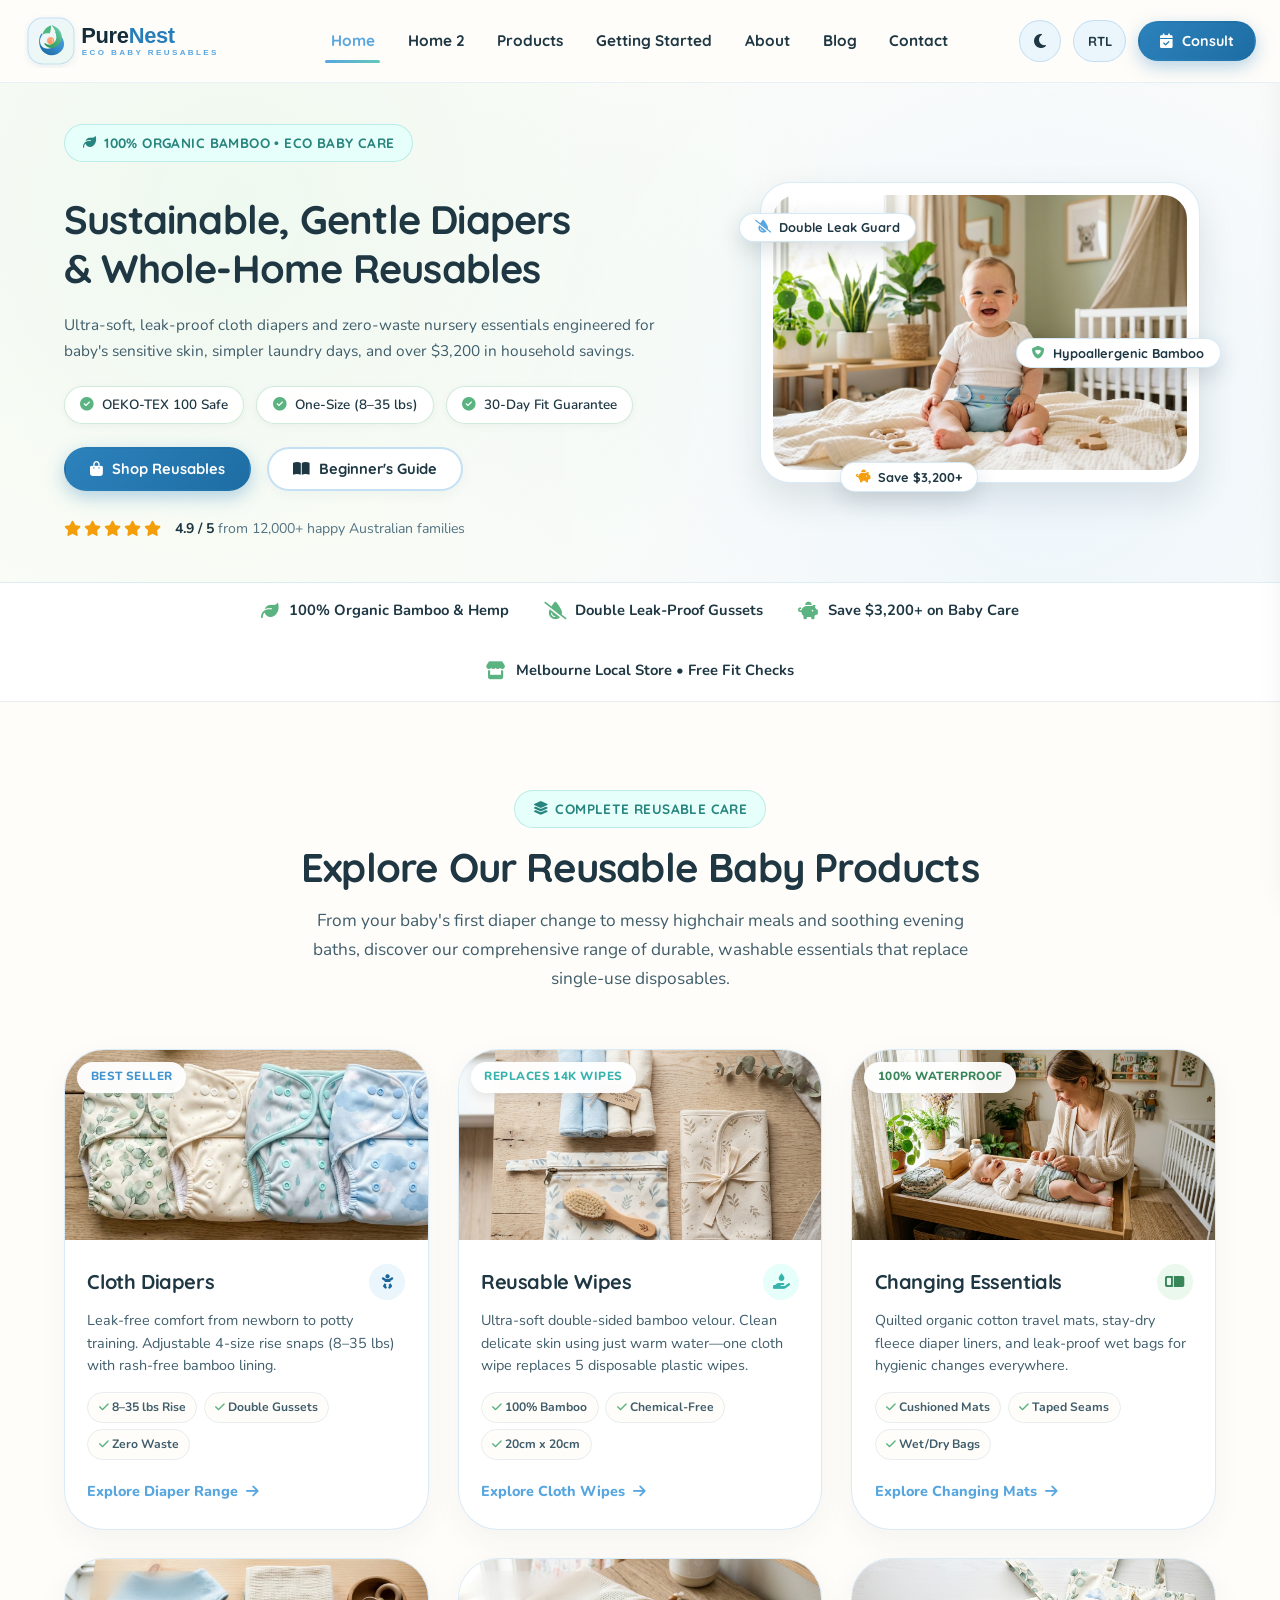
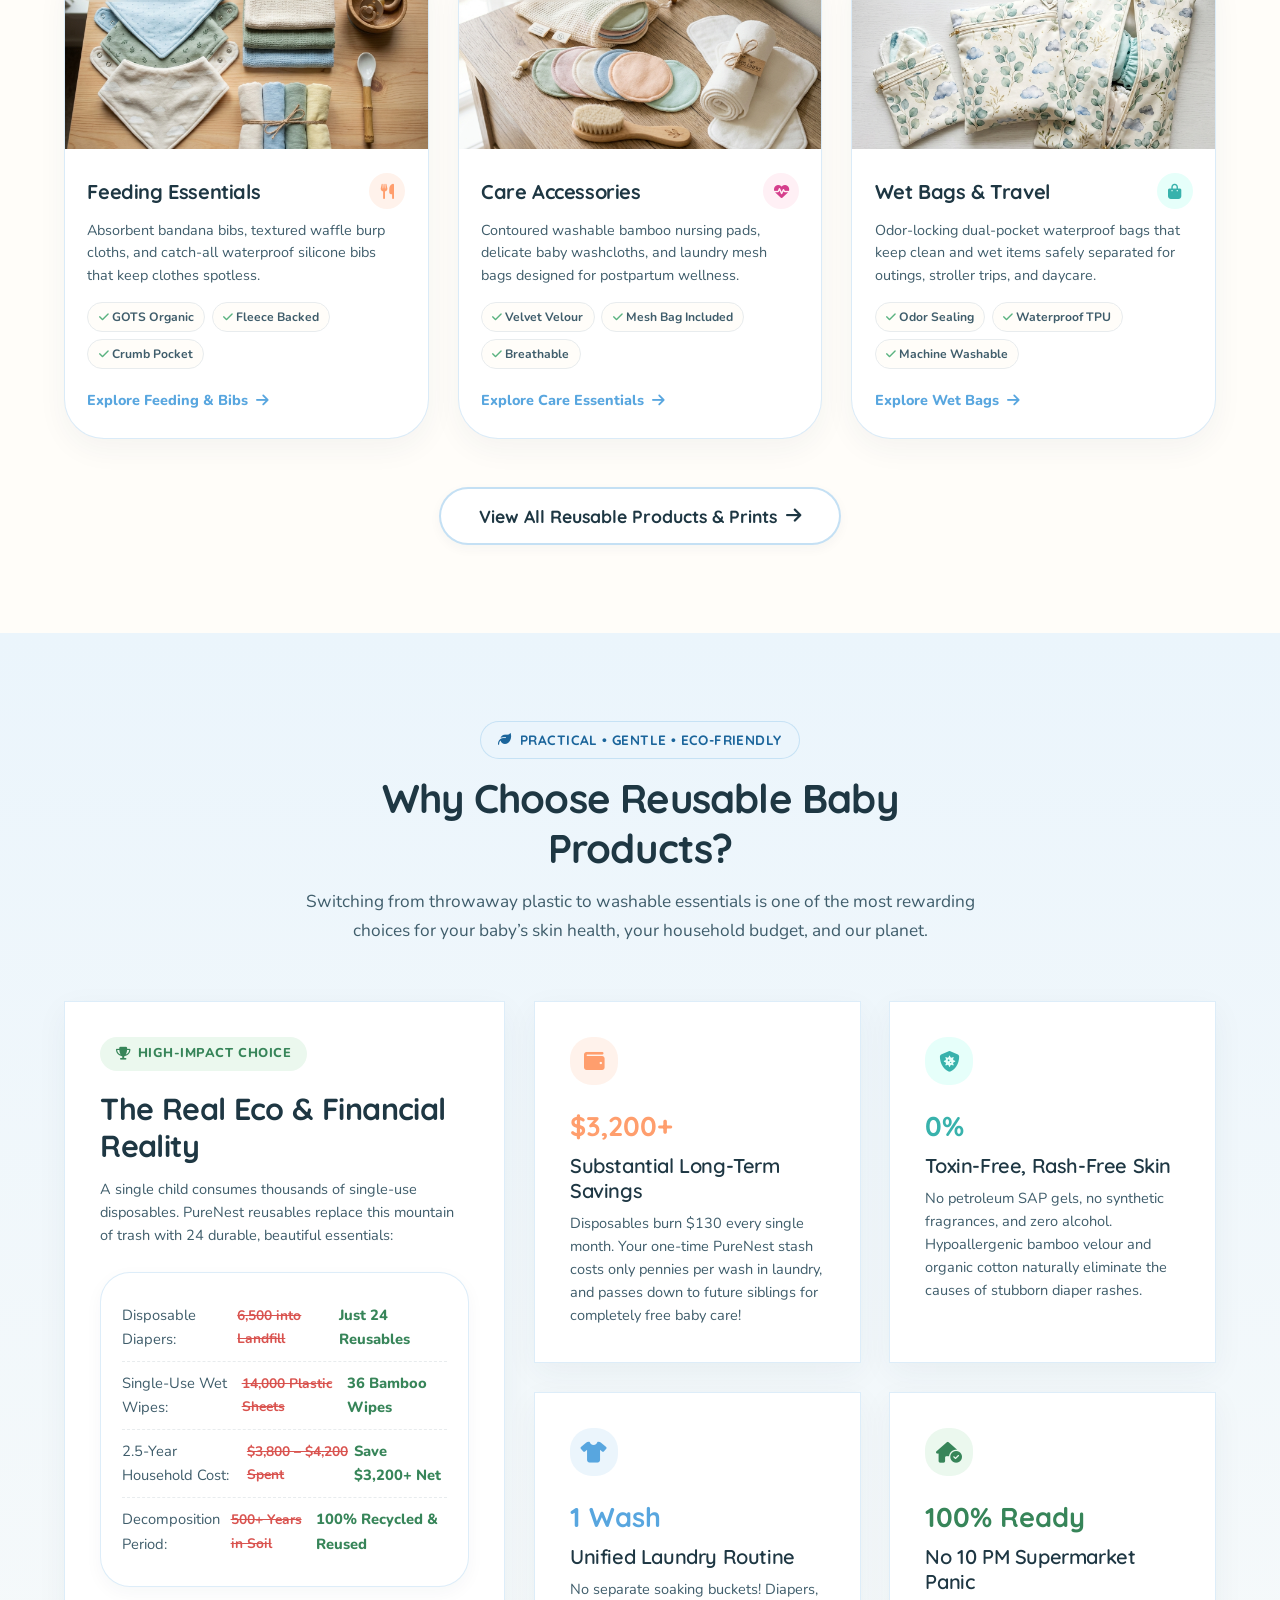
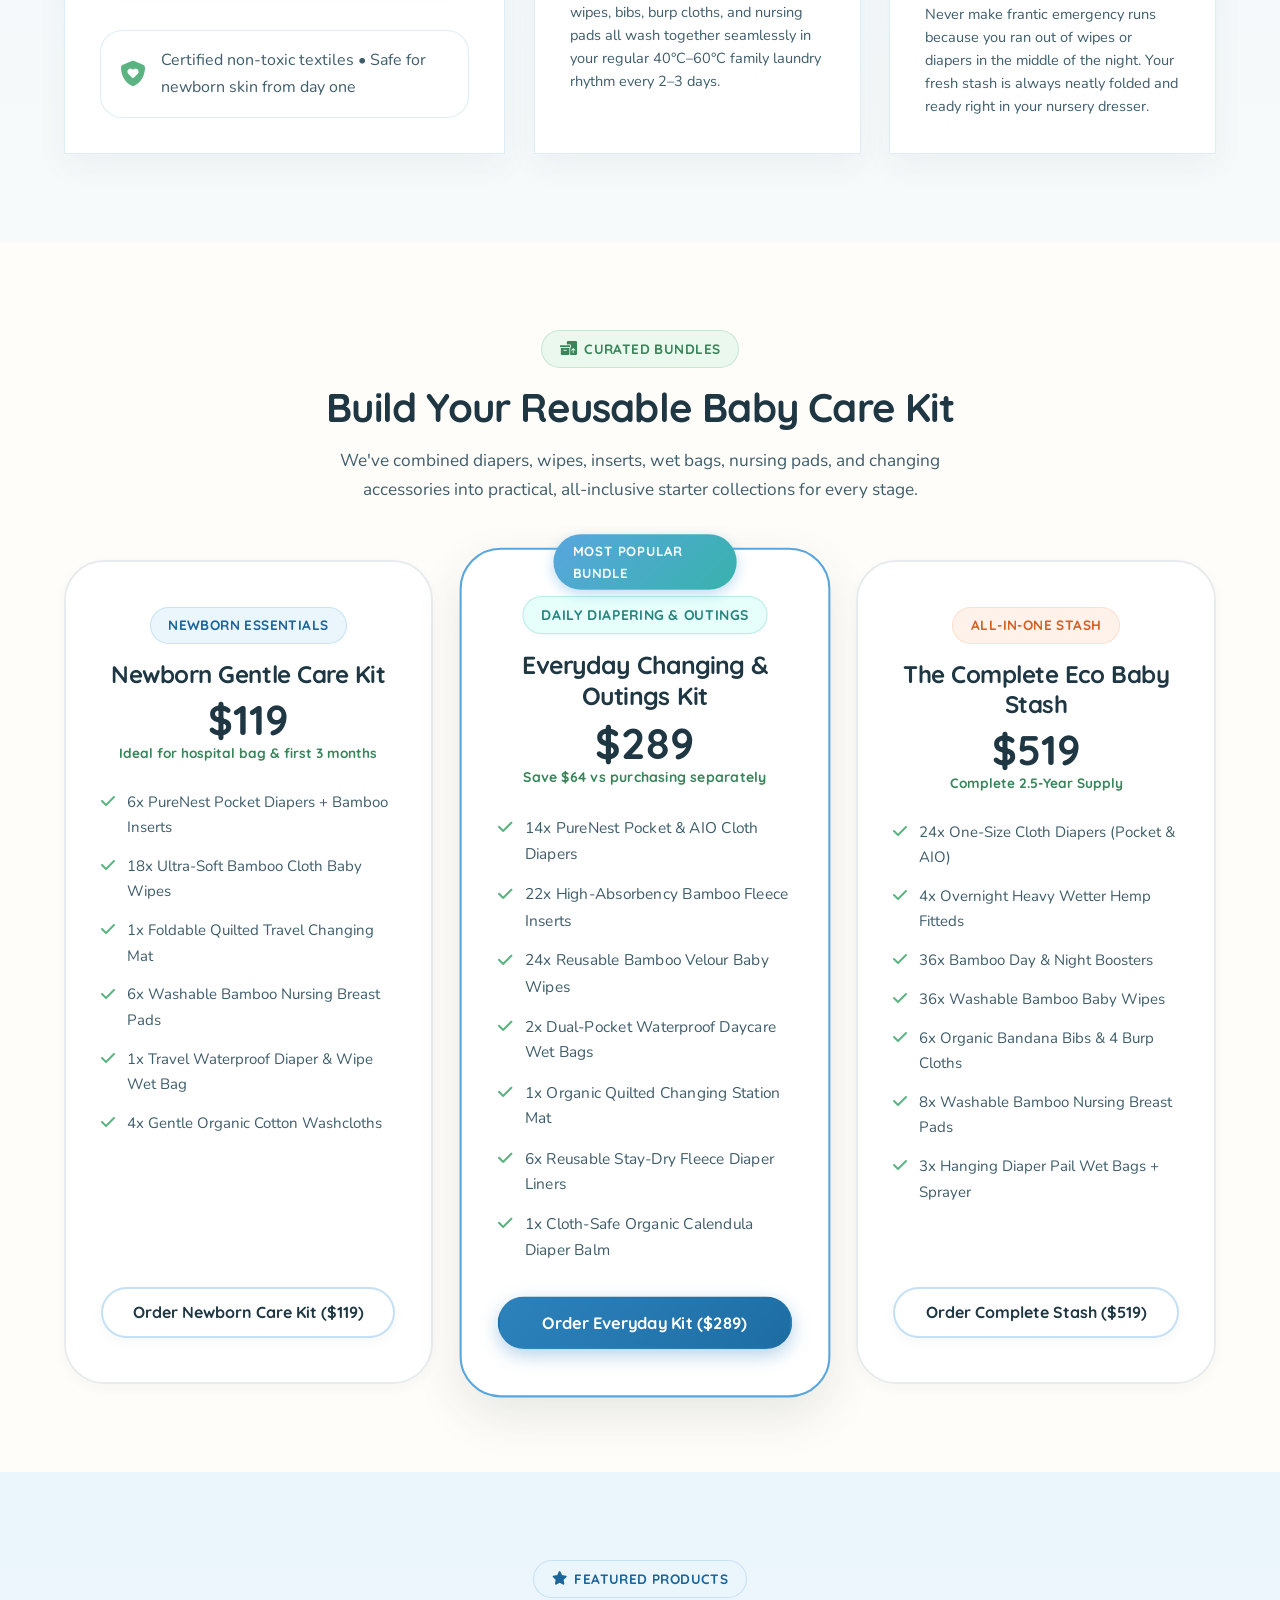
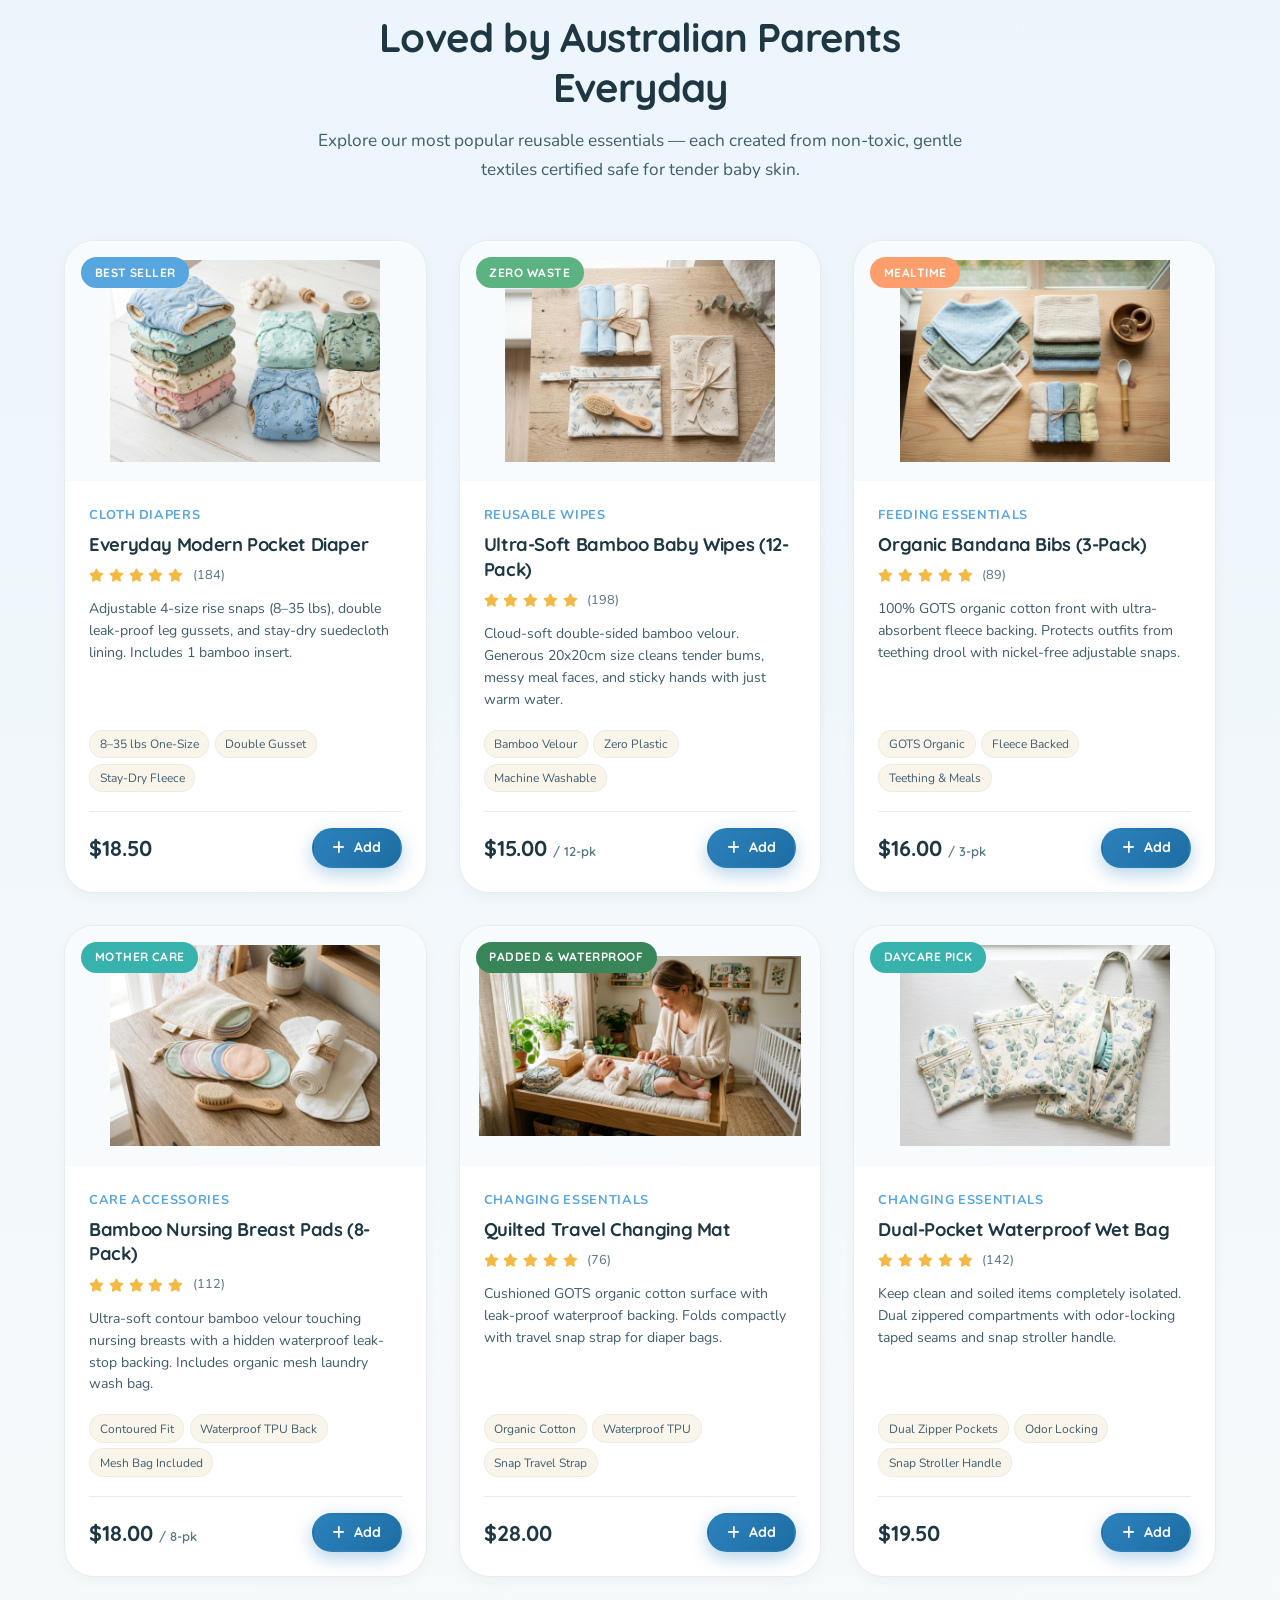
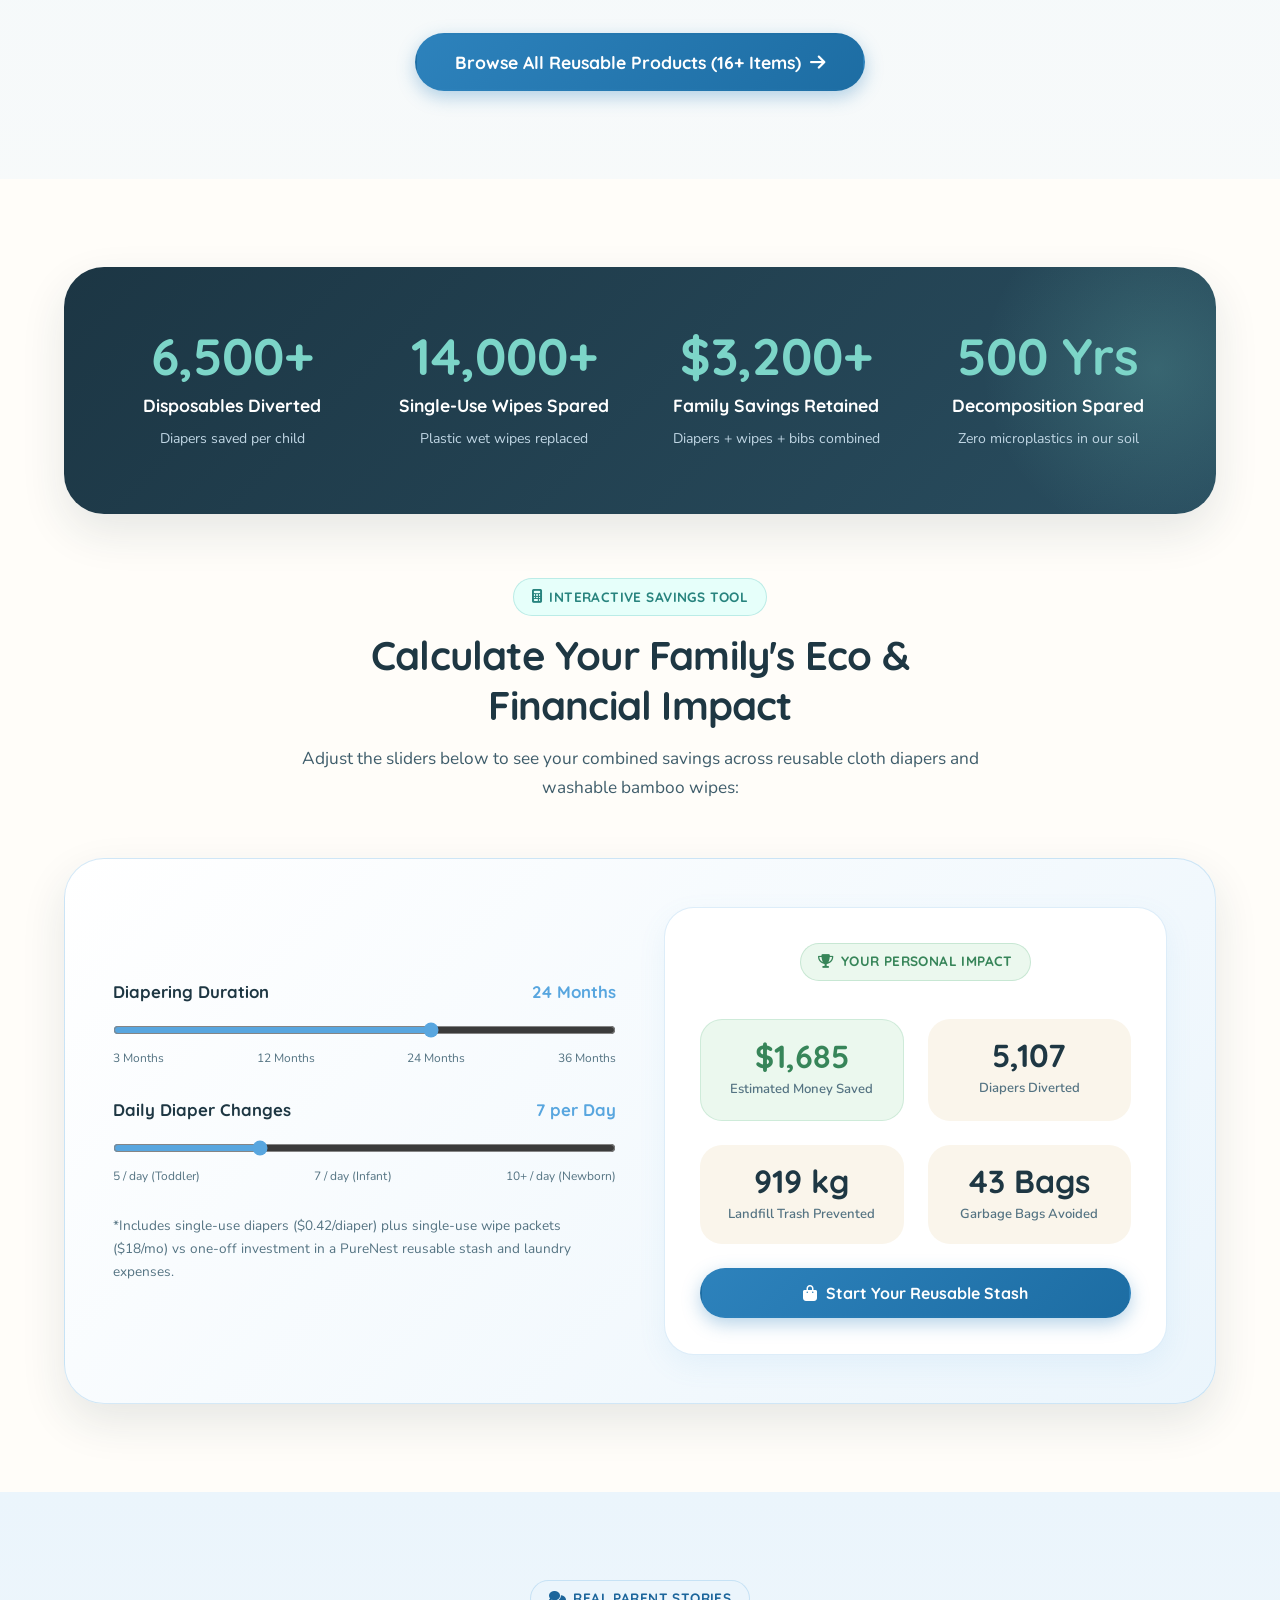
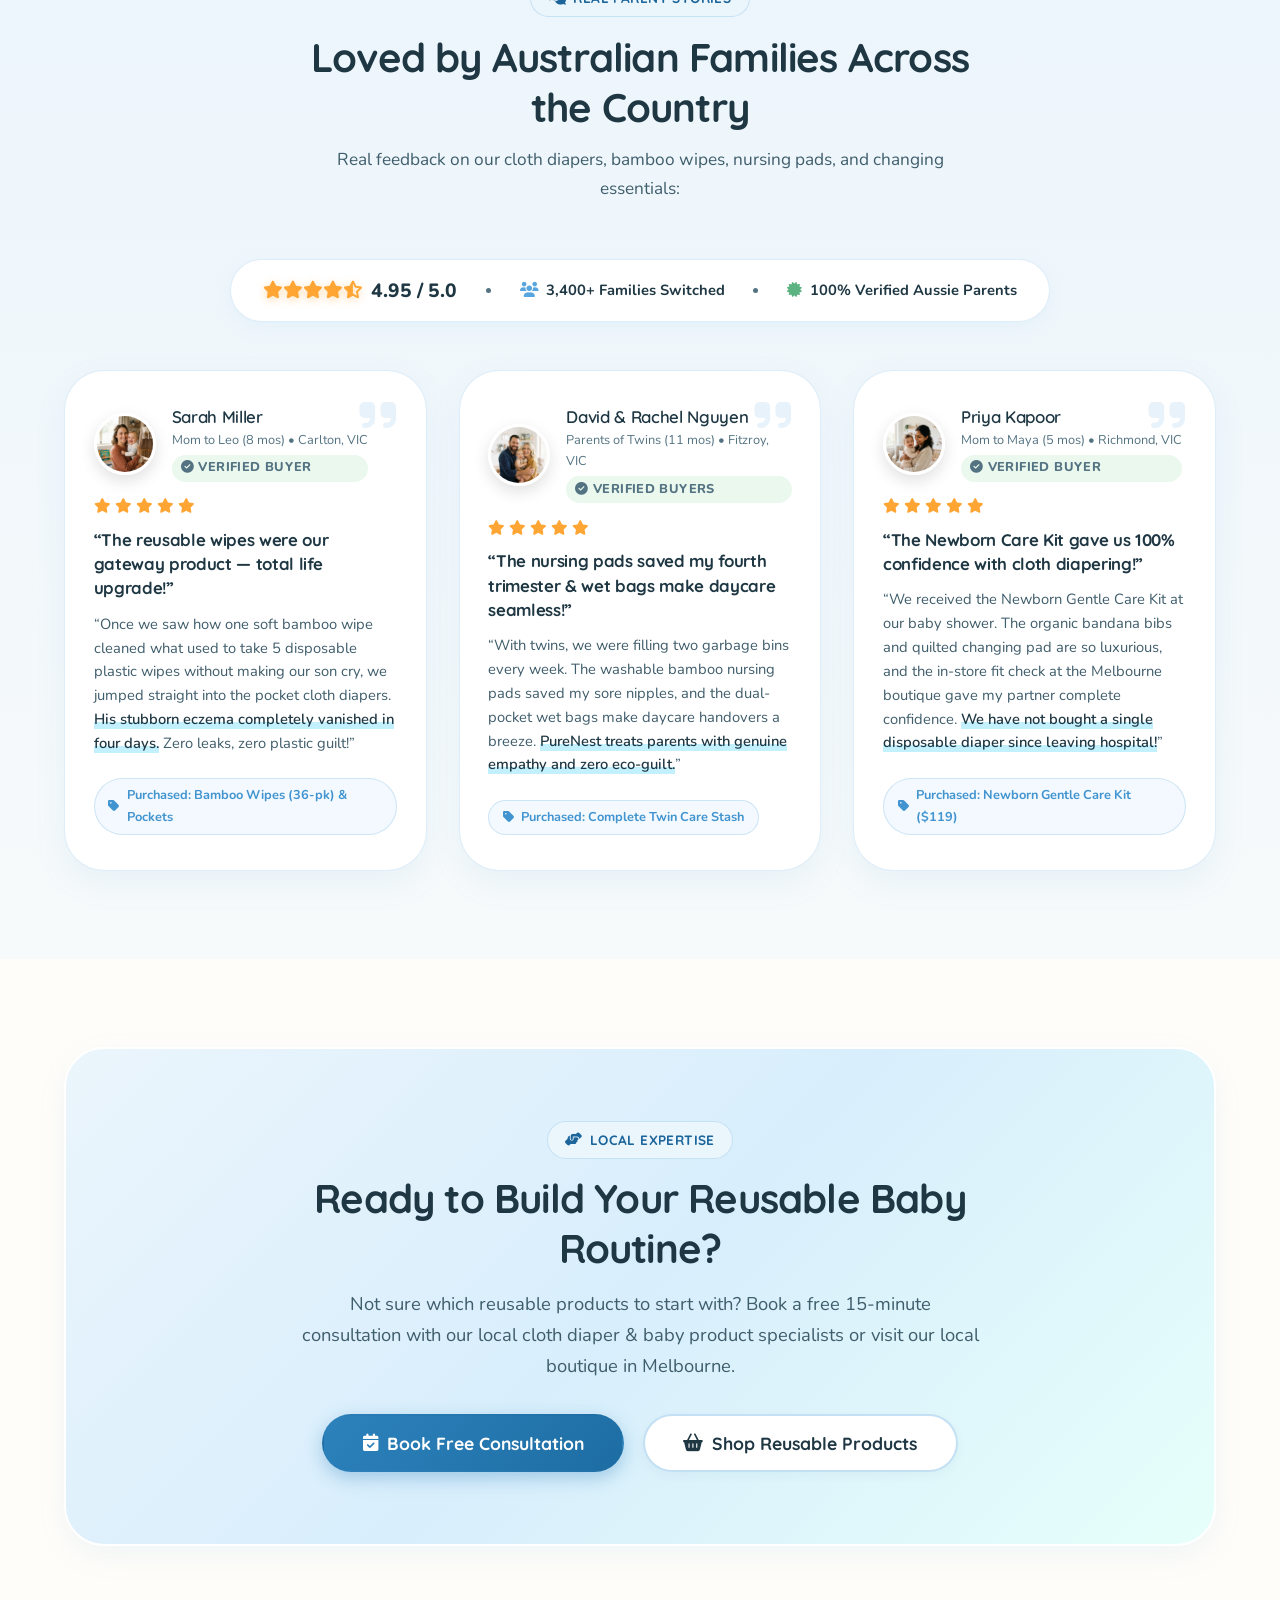
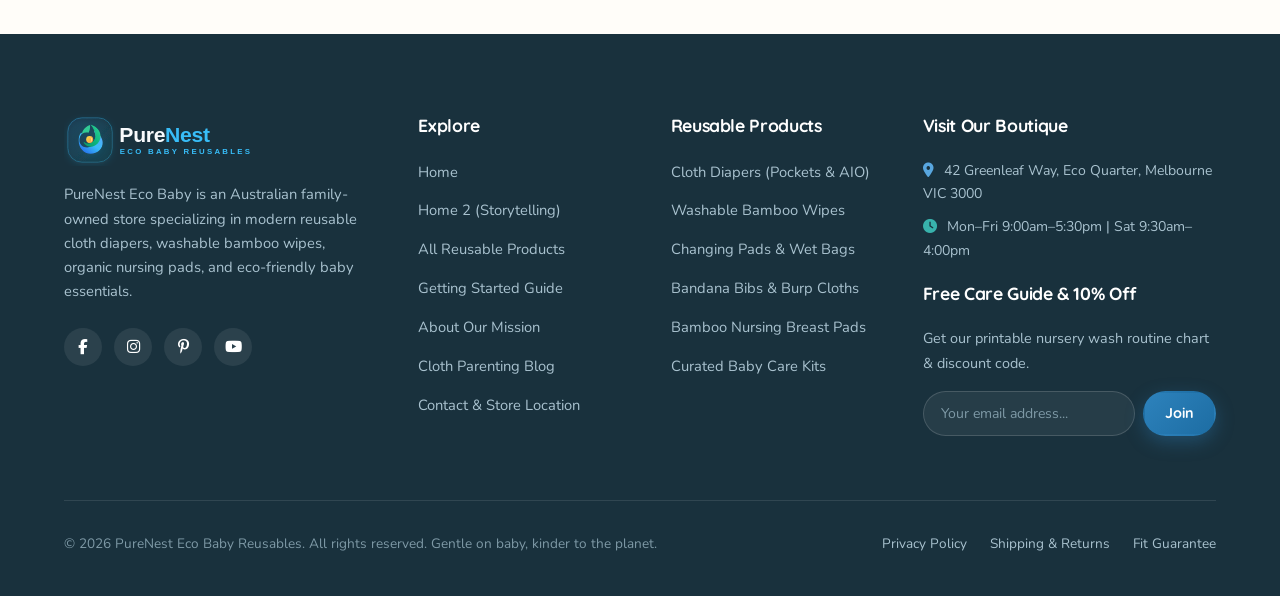
<file: index.html>
<!DOCTYPE html>
<html lang="en">

<head>
  <meta charset="UTF-8">
  <meta name="viewport" content="width=device-width, initial-scale=1.0">
  <meta name="description"
    content="PureNest Eco Baby — Local store specializing in modern cloth diapers and reusable baby products. Organic wipes, washable changing pads, nursing pads, bibs, and zero-waste baby essentials.">
  <title>PureNest Eco Baby — Local Cloth Diapers &amp; Reusable Baby Products Store</title>
  <link rel="icon" type="image/svg+xml" href="images/favicon.svg">
  <link rel="icon" type="image/png" sizes="32x32" href="images/favicon.png">
  <link rel="shortcut icon" href="favicon.ico">
  <link rel="apple-touch-icon" href="images/favicon.png">
  <link rel="stylesheet" href="https://cdnjs.cloudflare.com/ajax/libs/font-awesome/6.5.0/css/all.min.css">
  <link rel="stylesheet" href="css/style.css">
</head>

<body>


  <!-- ─── SITE HEADER ─── -->
  <header class="site-header">
    <div class="header-container">
      <a href="index.html" class="header-brand" aria-label="PureNest Eco Baby Home">
        <img src="images/logo.svg" alt="PureNest Eco Baby Reusable Cloth Diapers &amp; Baby Products Logo"
          class="brand-logo-light">
        <img src="images/logo-dark.svg" alt="PureNest Eco Baby Reusable Cloth Diapers &amp; Baby Products Logo"
          class="brand-logo-dark">
      </a>

      <!-- Desktop Nav -->
      <nav aria-label="Primary Navigation">
        <ul class="nav-links">
          <li><a href="index.html" class="active">Home</a></li>
          <li><a href="home-2.html">Home 2</a></li>
          <li><a href="products.html">Products</a></li>
          <li><a href="getting-started.html">Getting Started</a></li>
          <li><a href="about.html">About</a></li>
          <li><a href="blog.html">Blog</a></li>
          <li><a href="contact.html">Contact</a></li>
        </ul>
      </nav>

      <!-- Header Actions -->
      <div class="header-actions">
        <button id="themeToggleBtn" class="header-util-btn icon-only theme-toggle-btn"
          aria-label="Toggle Dark / Light Theme" title="Toggle Theme">
          <i class="fa-solid fa-moon"></i>
        </button>
        <button id="rtlToggleBtn" class="header-util-btn rtl-toggle-btn" aria-label="Toggle RTL / LTR Layout"
          title="Toggle RTL Layout">
          <span class="rtl-text-label">RTL</span>
        </button>
        <a href="contact.html" class="btn btn-primary btn-sm">
          <i class="fa-solid fa-calendar-check"></i> Consult
        </a>
        <button class="hamburger-btn" id="hamburgerBtn" aria-label="Toggle navigation menu">
          <span></span>
          <span></span>
          <span></span>
        </button>
      </div>
    </div>
  </header>

  <!-- ─── MOBILE DRAWER & OVERLAY ─── -->
  <div class="mobile-nav-overlay" id="mobileNavOverlay"></div>
  <aside class="mobile-nav-drawer" id="mobileNavDrawer" aria-label="Mobile Navigation">
    <div class="mobile-nav-header">
      <img src="images/logo.svg" alt="PureNest Logo" class="brand-logo-light" style="height: 38px;">
      <img src="images/logo-dark.svg" alt="PureNest Logo" class="brand-logo-dark" style="height: 38px;">
      <button id="mobileNavClose"
        style="background:none; border:none; font-size:1.4rem; color:var(--text-title); cursor:pointer;">
        <i class="fa-solid fa-xmark"></i>
      </button>
    </div>
    <ul class="mobile-nav-links">
      <li><a href="index.html" class="active">Home <i class="fa-solid fa-chevron-right"></i></a></li>
      <li><a href="home-2.html">Home 2 <i class="fa-solid fa-chevron-right"></i></a></li>
      <li><a href="products.html">Products <i class="fa-solid fa-chevron-right"></i></a></li>
      <li><a href="getting-started.html">Getting Started <i class="fa-solid fa-chevron-right"></i></a></li>
      <li><a href="about.html">About <i class="fa-solid fa-chevron-right"></i></a></li>
      <li><a href="blog.html">Blog <i class="fa-solid fa-chevron-right"></i></a></li>
      <li><a href="contact.html">Contact <i class="fa-solid fa-chevron-right"></i></a></li>
    </ul>
    <div class="mobile-nav-footer">
      <div class="mobile-drawer-util-row" style="margin-top:0; padding-top:0; border-top:none; margin-bottom:1rem;">
        <button class="header-util-btn theme-toggle-btn" id="mobileThemeToggleBtn"
          aria-label="Toggle Dark / Light Theme">
          <i class="fa-solid fa-moon"></i>
          <span>Theme</span>
        </button>
        <button class="header-util-btn rtl-toggle-btn" id="mobileRtlToggleBtn" aria-label="Toggle RTL Mode">
          <span class="rtl-text-label">RTL</span>
        </button>
      </div>
      <a href="contact.html" class="btn btn-primary" style="width: 100%;">
        <i class="fa-solid fa-calendar-check"></i> Book Free Fit Consult
      </a>
      <p style="font-size: 0.82rem; color: var(--text-muted); text-align: center; margin-top: 0.5rem;">
        Local Eco Baby Store &bull; 42 Greenleaf Way, Melbourne
      </p>
    </div>
  </aside>

  <main>
    <!-- ═════════════════════════════════════════════════════════════════
         SECTION 1: FLAGSHIP HERO (PREMIUM 2-COLUMN ECO DESIGN)
         ═════════════════════════════════════════════════════════════════ -->
    <section class="page-hero-unified hero-home-flagship" aria-label="PureNest Eco Baby Introduction">
      <div class="container">
        <div class="hero-grid-2col">

          <!-- Left Column: Compelling Copy, Quick Perks & Dual CTAs -->
          <div class="hero-content-col">
            <div class="hero-badge">
              <span class="badge-pill badge-mint">
                <i class="fa-solid fa-leaf"></i> 100% Organic Bamboo &bull; Eco Baby Care
              </span>
            </div>

            <h1>
              Sustainable, Gentle Diapers <br>
              <span class="gradient-text">&amp; Whole-Home Reusables</span>
            </h1>

            <p class="hero-lead">
              Ultra-soft, leak-proof cloth diapers and zero-waste nursery essentials engineered for baby's sensitive
              skin, simpler laundry days, and over $3,200 in household savings.
            </p>

            <div class="hero-points-chips">
              <span class="hero-point-tag">
                <i class="fa-solid fa-circle-check"></i> OEKO-TEX 100 Safe
              </span>
              <span class="hero-point-tag">
                <i class="fa-solid fa-circle-check"></i> One-Size (8–35 lbs)
              </span>
              <span class="hero-point-tag">
                <i class="fa-solid fa-circle-check"></i> 30-Day Fit Guarantee
              </span>
            </div>

            <div class="hero-buttons-wrap">
              <a href="products.html" class="btn btn-primary">
                <i class="fa-solid fa-bag-shopping"></i> Shop Reusables
              </a>
              <a href="getting-started.html" class="btn btn-secondary">
                <i class="fa-solid fa-book-open"></i> Beginner's Guide
              </a>
            </div>

            <div class="hero-social-proof">
              <div class="hero-rating-stars" aria-label="5 out of 5 stars">
                <i class="fa-solid fa-star"></i>
                <i class="fa-solid fa-star"></i>
                <i class="fa-solid fa-star"></i>
                <i class="fa-solid fa-star"></i>
                <i class="fa-solid fa-star"></i>
              </div>
              <span class="hero-rating-text"><strong>4.9 / 5</strong> from 12,000+ happy Australian families</span>
            </div>
          </div>

          <!-- Right Column: Photography Showcase Card with Dynamic Hotspots -->
          <div class="hero-visual-col">
            <div class="visual-card-wrap">
              <img src="images/hero_baby.jpg"
                alt="Happy baby wearing PureNest eco-friendly cloth diaper in natural light nursery">

              <!-- Floating Hotspots -->
              <div class="story-hotspot hotspot-1">
                <i class="fa-solid fa-droplet-slash" style="color:var(--sky-blue);"></i>
                <span>Double Leak Guard</span>
              </div>

              <div class="story-hotspot hotspot-2">
                <i class="fa-solid fa-shield-heart" style="color:var(--pastel-green);"></i>
                <span>Hypoallergenic Bamboo</span>
              </div>

              <div class="story-hotspot hotspot-bottom">
                <i class="fa-solid fa-piggy-bank" style="color:#F59E0B;"></i>
                <span>Save $3,200+</span>
              </div>
            </div>
          </div>

        </div>
      </div>
    </section>

    <!-- Trust Perks Directly Below the Clouds -->
    <div class="hero-dream-trust">
      <div class="hero-dream-trust-inner">
        <div class="hero-dream-trust-item">
          <i class="fa-solid fa-leaf"></i>
          <span>100% Organic Bamboo &amp; Hemp</span>
        </div>
        <div class="hero-dream-trust-item">
          <i class="fa-solid fa-droplet-slash"></i>
          <span>Double Leak-Proof Gussets</span>
        </div>
        <div class="hero-dream-trust-item">
          <i class="fa-solid fa-piggy-bank"></i>
          <span>Save $3,200+ on Baby Care</span>
        </div>
        <div class="hero-dream-trust-item">
          <i class="fa-solid fa-store"></i>
          <span>Melbourne Local Store &bull; Free Fit Checks</span>
        </div>
      </div>
    </div>

    <!-- ═════════════════════════════════════════════════════════════════
         SECTION 2: EXPLORE OUR REUSABLE BABY PRODUCTS (DEDICATED CATEGORIES)
         ═════════════════════════════════════════════════════════════════ -->
    <section class="section section-cream" id="reusable-categories" aria-label="Explore Reusable Baby Products">
      <div class="container">
        <div class="section-header">
          <span class="badge-pill badge-mint">
            <i class="fa-solid fa-layer-group"></i> Complete Reusable Care
          </span>
          <h2>Explore Our Reusable Baby Products</h2>
          <p>
            From your baby's first diaper change to messy highchair meals and soothing evening baths, discover our
            comprehensive range of durable, washable essentials that replace single-use disposables.
          </p>
        </div>

        <div class="modern-cat-grid">

          <!-- Category 1: Cloth Diapers -->
          <a href="products.html?category=cloth-diapers" class="modern-cat-card">
            <div class="modern-cat-media">
              <img src="images/diaper_prints.jpg" alt="PureNest Modern Cloth Diapers in gentle botanical prints">
              <span class="modern-cat-floating-badge" style="color:var(--sky-blue-hover);">Best Seller</span>
            </div>
            <div class="modern-cat-body">
              <div class="modern-cat-header">
                <h3>Cloth Diapers</h3>
                <div class="modern-cat-icon-chip" style="background:var(--sky-blue-light); color:var(--sky-blue-deep);">
                  <i class="fa-solid fa-baby"></i>
                </div>
              </div>
              <p class="modern-cat-desc">
                Leak-free comfort from newborn to potty training. Adjustable 4-size rise snaps (8–35 lbs) with rash-free
                bamboo lining.
              </p>
              <div class="modern-cat-tags">
                <span class="modern-cat-tag"><i class="fa-solid fa-check"
                    style="color:var(--pastel-green); font-size:0.7rem;"></i> 8–35 lbs Rise</span>
                <span class="modern-cat-tag"><i class="fa-solid fa-check"
                    style="color:var(--pastel-green); font-size:0.7rem;"></i> Double Gussets</span>
                <span class="modern-cat-tag"><i class="fa-solid fa-check"
                    style="color:var(--pastel-green); font-size:0.7rem;"></i> Zero Waste</span>
              </div>
              <div class="modern-cat-action">
                <span>Explore Diaper Range</span>
                <i class="fa-solid fa-arrow-right"></i>
              </div>
            </div>
          </a>

          <!-- Category 2: Reusable Wipes -->
          <a href="products.html?category=wipes" class="modern-cat-card">
            <div class="modern-cat-media">
              <img src="images/wipes_accessories.jpg" alt="PureNest Ultra-Soft Bamboo Cloth Wipes">
              <span class="modern-cat-floating-badge" style="color:var(--aqua);">Replaces 14k Wipes</span>
            </div>
            <div class="modern-cat-body">
              <div class="modern-cat-header">
                <h3>Reusable Wipes</h3>
                <div class="modern-cat-icon-chip" style="background:var(--aqua-light); color:var(--aqua);">
                  <i class="fa-solid fa-hand-holding-droplet"></i>
                </div>
              </div>
              <p class="modern-cat-desc">
                Ultra-soft double-sided bamboo velour. Clean delicate skin using just warm water—one cloth wipe replaces
                5 disposable plastic wipes.
              </p>
              <div class="modern-cat-tags">
                <span class="modern-cat-tag"><i class="fa-solid fa-check"
                    style="color:var(--pastel-green); font-size:0.7rem;"></i> 100% Bamboo</span>
                <span class="modern-cat-tag"><i class="fa-solid fa-check"
                    style="color:var(--pastel-green); font-size:0.7rem;"></i> Chemical-Free</span>
                <span class="modern-cat-tag"><i class="fa-solid fa-check"
                    style="color:var(--pastel-green); font-size:0.7rem;"></i> 20cm x 20cm</span>
              </div>
              <div class="modern-cat-action">
                <span>Explore Cloth Wipes</span>
                <i class="fa-solid fa-arrow-right"></i>
              </div>
            </div>
          </a>

          <!-- Category 3: Changing Essentials -->
          <a href="products.html?category=changing" class="modern-cat-card">
            <div class="modern-cat-media">
              <img src="images/mother_changing_baby.jpg"
                alt="Mother changing smiling baby on washable padded changing mat">
              <span class="modern-cat-floating-badge" style="color:var(--pastel-green-dark);">100% Waterproof</span>
            </div>
            <div class="modern-cat-body">
              <div class="modern-cat-header">
                <h3>Changing Essentials</h3>
                <div class="modern-cat-icon-chip"
                  style="background:var(--pastel-green-light); color:var(--pastel-green-dark);">
                  <i class="fa-solid fa-mattress-pillow"></i>
                </div>
              </div>
              <p class="modern-cat-desc">
                Quilted organic cotton travel mats, stay-dry fleece diaper liners, and leak-proof wet bags for hygienic
                changes everywhere.
              </p>
              <div class="modern-cat-tags">
                <span class="modern-cat-tag"><i class="fa-solid fa-check"
                    style="color:var(--pastel-green); font-size:0.7rem;"></i> Cushioned Mats</span>
                <span class="modern-cat-tag"><i class="fa-solid fa-check"
                    style="color:var(--pastel-green); font-size:0.7rem;"></i> Taped Seams</span>
                <span class="modern-cat-tag"><i class="fa-solid fa-check"
                    style="color:var(--pastel-green); font-size:0.7rem;"></i> Wet/Dry Bags</span>
              </div>
              <div class="modern-cat-action">
                <span>Explore Changing Mats</span>
                <i class="fa-solid fa-arrow-right"></i>
              </div>
            </div>
          </a>

          <!-- Category 4: Feeding Essentials -->
          <a href="products.html?category=feeding" class="modern-cat-card">
            <div class="modern-cat-media">
              <img src="images/reusable_bibs.jpg" alt="Organic cotton bandana bibs and waffle burp cloths">
              <span class="modern-cat-floating-badge" style="color:var(--warm-peach);">Mealtime Hero</span>
            </div>
            <div class="modern-cat-body">
              <div class="modern-cat-header">
                <h3>Feeding Essentials</h3>
                <div class="modern-cat-icon-chip" style="background:var(--warm-peach-light); color:var(--warm-peach);">
                  <i class="fa-solid fa-utensils"></i>
                </div>
              </div>
              <p class="modern-cat-desc">
                Absorbent bandana bibs, textured waffle burp cloths, and catch-all waterproof silicone bibs that keep
                clothes spotless.
              </p>
              <div class="modern-cat-tags">
                <span class="modern-cat-tag"><i class="fa-solid fa-check"
                    style="color:var(--pastel-green); font-size:0.7rem;"></i> GOTS Organic</span>
                <span class="modern-cat-tag"><i class="fa-solid fa-check"
                    style="color:var(--pastel-green); font-size:0.7rem;"></i> Fleece Backed</span>
                <span class="modern-cat-tag"><i class="fa-solid fa-check"
                    style="color:var(--pastel-green); font-size:0.7rem;"></i> Crumb Pocket</span>
              </div>
              <div class="modern-cat-action">
                <span>Explore Feeding &amp; Bibs</span>
                <i class="fa-solid fa-arrow-right"></i>
              </div>
            </div>
          </a>

          <!-- Category 5: Baby Care Accessories -->
          <a href="products.html?category=care" class="modern-cat-card">
            <div class="modern-cat-media">
              <img src="images/nursing_pads.jpg" alt="Washable bamboo nursing breast pads in mesh laundry bag">
              <span class="modern-cat-floating-badge" style="color:#D53F8C;">Mother &amp; Baby</span>
            </div>
            <div class="modern-cat-body">
              <div class="modern-cat-header">
                <h3>Care Accessories</h3>
                <div class="modern-cat-icon-chip" style="background:#FFF0F5; color:#D53F8C;">
                  <i class="fa-solid fa-heart-pulse"></i>
                </div>
              </div>
              <p class="modern-cat-desc">
                Contoured washable bamboo nursing pads, delicate baby washcloths, and laundry mesh bags designed for
                postpartum wellness.
              </p>
              <div class="modern-cat-tags">
                <span class="modern-cat-tag"><i class="fa-solid fa-check"
                    style="color:var(--pastel-green); font-size:0.7rem;"></i> Velvet Velour</span>
                <span class="modern-cat-tag"><i class="fa-solid fa-check"
                    style="color:var(--pastel-green); font-size:0.7rem;"></i> Mesh Bag Included</span>
                <span class="modern-cat-tag"><i class="fa-solid fa-check"
                    style="color:var(--pastel-green); font-size:0.7rem;"></i> Breathable</span>
              </div>
              <div class="modern-cat-action">
                <span>Explore Care Essentials</span>
                <i class="fa-solid fa-arrow-right"></i>
              </div>
            </div>
          </a>

          <!-- Category 6: Wet Bags & Travel -->
          <a href="products.html?category=changing" class="modern-cat-card">
            <div class="modern-cat-media">
              <img src="images/wet_bags.jpg" alt="PureNest Waterproof Dual-Pocket Wet Bags and On-the-Go Organizers">
              <span class="modern-cat-floating-badge" style="color:var(--aqua);">Daycare Essential</span>
            </div>
            <div class="modern-cat-body">
              <div class="modern-cat-header">
                <h3>Wet Bags &amp; Travel</h3>
                <div class="modern-cat-icon-chip" style="background:var(--aqua-light); color:var(--aqua);">
                  <i class="fa-solid fa-bag-shopping"></i>
                </div>
              </div>
              <p class="modern-cat-desc">
                Odor-locking dual-pocket waterproof bags that keep clean and wet items safely separated for outings,
                stroller trips, and daycare.
              </p>
              <div class="modern-cat-tags">
                <span class="modern-cat-tag"><i class="fa-solid fa-check"
                    style="color:var(--pastel-green); font-size:0.7rem;"></i> Odor Sealing</span>
                <span class="modern-cat-tag"><i class="fa-solid fa-check"
                    style="color:var(--pastel-green); font-size:0.7rem;"></i> Waterproof TPU</span>
                <span class="modern-cat-tag"><i class="fa-solid fa-check"
                    style="color:var(--pastel-green); font-size:0.7rem;"></i> Machine Washable</span>
              </div>
              <div class="modern-cat-action">
                <span>Explore Wet Bags</span>
                <i class="fa-solid fa-arrow-right"></i>
              </div>
            </div>
          </a>

        </div>

        <div style="text-align: center; margin-top: 3rem;">
          <a href="products.html" class="btn btn-secondary btn-lg">
            View All Reusable Products &amp; Prints <i class="fa-solid fa-arrow-right"></i>
          </a>
        </div>
      </div>
    </section>

    <!-- ═════════════════════════════════════════════════════════════════
         SECTION 3: WHY CHOOSE REUSABLE BABY PRODUCTS? (BENTO IMPACT GRID)
         ═════════════════════════════════════════════════════════════════ -->
    <section class="section section-sky" id="why-reusables" aria-label="Why Choose Reusable Baby Products">
      <div class="container">
        <div class="section-header">
          <span class="badge-pill badge-sky">
            <i class="fa-solid fa-leaf"></i> Practical &bull; Gentle &bull; Eco-Friendly
          </span>
          <h2>Why Choose Reusable Baby Products?</h2>
          <p>
            Switching from throwaway plastic to washable essentials is one of the most rewarding choices for your
            baby’s skin health, your household budget, and our planet.
          </p>
        </div>

        <div class="bento-impact-container">

          <!-- Bento Spotlight 1: Big Impact Counter & Comparison (2-row height) -->
          <div class="bento-card bento-hero-card">
            <div>
              <span class="bento-hero-tag">
                <i class="fa-solid fa-trophy"></i> High-Impact Choice
              </span>
              <h3>The Real Eco &amp; Financial Reality</h3>
              <p class="bento-hero-lead">
                A single child consumes thousands of single-use disposables. PureNest reusables replace this mountain of
                trash with 24 durable, beautiful essentials:
              </p>

              <div class="bento-comparison-box">
                <div class="bento-compare-row">
                  <span>Disposable Diapers:</span>
                  <span class="compare-badge-disposable">6,500 into Landfill</span>
                  <span class="compare-badge-reusable">Just 24 Reusables</span>
                </div>
                <div class="bento-compare-row">
                  <span>Single-Use Wet Wipes:</span>
                  <span class="compare-badge-disposable">14,000 Plastic Sheets</span>
                  <span class="compare-badge-reusable">36 Bamboo Wipes</span>
                </div>
                <div class="bento-compare-row">
                  <span>2.5-Year Household Cost:</span>
                  <span class="compare-badge-disposable">$3,800 – $4,200 Spent</span>
                  <span class="compare-badge-reusable">Save $3,200+ Net</span>
                </div>
                <div class="bento-compare-row">
                  <span>Decomposition Period:</span>
                  <span class="compare-badge-disposable">500+ Years in Soil</span>
                  <span class="compare-badge-reusable">100% Recycled &amp; Reused</span>
                </div>
              </div>
            </div>

            <div class="bento-cert-callout">
              <i class="fa-solid fa-shield-heart" style="font-size:1.6rem; color:var(--pastel-green);"></i>
              <span>
                Certified non-toxic textiles &bull; Safe for newborn skin from day one
              </span>
            </div>
          </div>

          <!-- Bento Card 2: Massive Household Savings -->
          <div class="bento-card">
            <div class="bento-icon-badge" style="background:var(--warm-peach-light); color:var(--warm-peach);">
              <i class="fa-solid fa-wallet"></i>
            </div>
            <div class="bento-card-stat" style="color:var(--warm-peach);">$3,200+</div>
            <h4>Substantial Long-Term Savings</h4>
            <p>
              Disposables burn $130 every single month. Your one-time PureNest stash costs only pennies per wash in
              laundry, and passes down to future siblings for completely free baby care!
            </p>
          </div>

          <!-- Bento Card 3: 100% Gentle, Chemical-Free Materials -->
          <div class="bento-card">
            <div class="bento-icon-badge" style="background:var(--aqua-light); color:var(--aqua);">
              <i class="fa-solid fa-shield-virus"></i>
            </div>
            <div class="bento-card-stat" style="color:var(--aqua);">0%</div>
            <h4>Toxin-Free, Rash-Free Skin</h4>
            <p>
              No petroleum SAP gels, no synthetic fragrances, and zero alcohol. Hypoallergenic bamboo velour and organic
              cotton naturally eliminate the causes of stubborn diaper rashes.
            </p>
          </div>

          <!-- Bento Card 4: Unified Machine Washing -->
          <div class="bento-card">
            <div class="bento-icon-badge" style="background:var(--sky-blue-light); color:var(--sky-blue);">
              <i class="fa-solid fa-shirt"></i>
            </div>
            <div class="bento-card-stat" style="color:var(--sky-blue);">1 Wash</div>
            <h4>Unified Laundry Routine</h4>
            <p>
              No separate soaking buckets! Diapers, wipes, bibs, burp cloths, and nursing pads all wash together
              seamlessly in your regular 40°C–60°C family laundry rhythm every 2–3 days.
            </p>
          </div>

          <!-- Bento Card 5: Everyday Practicality -->
          <div class="bento-card">
            <div class="bento-icon-badge" style="background:var(--pastel-green-light); color:var(--pastel-green-dark);">
              <i class="fa-solid fa-house-circle-check"></i>
            </div>
            <div class="bento-card-stat" style="color:var(--pastel-green-dark);">100% Ready</div>
            <h4>No 10 PM Supermarket Panic</h4>
            <p>
              Never make frantic emergency runs because you ran out of wipes or diapers in the middle of the night. Your
              fresh stash is always neatly folded and ready right in your nursery dresser.
            </p>
          </div>

        </div>
      </div>
    </section>

    <!-- ═════════════════════════════════════════════════════════════════
         SECTION 4: BUILD YOUR BABY CARE KIT (BUNDLES & STARTER SETS)
         ═════════════════════════════════════════════════════════════════ -->
    <section class="section section-cream" id="build-kit" aria-label="Build Your Baby Care Kit">
      <div class="container">
        <div class="section-header">
          <span class="badge-pill badge-sage">
            <i class="fa-solid fa-boxes-packing"></i> Curated Bundles
          </span>
          <h2>Build Your Reusable Baby Care Kit</h2>
          <p>
            We've combined diapers, wipes, inserts, wet bags, nursing pads, and changing accessories into practical,
            all-inclusive starter collections for every stage.
          </p>
        </div>

        <div class="bundles-grid">
          <!-- Kit 1 -->
          <div class="bundle-card">
            <div class="bundle-header">
              <span class="badge-pill badge-sky">Newborn Essentials</span>
              <h3>Newborn Gentle Care Kit</h3>
              <div class="bundle-price">
                $119 <span class="save-tag">Ideal for hospital bag &amp; first 3 months</span>
              </div>
            </div>
            <ul class="bundle-checklist">
              <li><i class="fa-solid fa-check"></i> 6x PureNest Pocket Diapers + Bamboo Inserts</li>
              <li><i class="fa-solid fa-check"></i> 18x Ultra-Soft Bamboo Cloth Baby Wipes</li>
              <li><i class="fa-solid fa-check"></i> 1x Foldable Quilted Travel Changing Mat</li>
              <li><i class="fa-solid fa-check"></i> 6x Washable Bamboo Nursing Breast Pads</li>
              <li><i class="fa-solid fa-check"></i> 1x Travel Waterproof Diaper &amp; Wipe Wet Bag</li>
              <li><i class="fa-solid fa-check"></i> 4x Gentle Organic Cotton Washcloths</li>
            </ul>
            <a href="contact.html?interest=Newborn+Gentle+Care+Kit" class="btn btn-secondary" style="width: 100%;">
              Order Newborn Care Kit ($119)
            </a>
          </div>

          <!-- Kit 2 (Featured) -->
          <div class="bundle-card featured">
            <div class="bundle-ribbon">Most Popular Bundle</div>
            <div class="bundle-header">
              <span class="badge-pill badge-mint">Daily Diapering &amp; Outings</span>
              <h3>Everyday Changing &amp; Outings Kit</h3>
              <div class="bundle-price">
                $289 <span class="save-tag">Save $64 vs purchasing separately</span>
              </div>
            </div>
            <ul class="bundle-checklist">
              <li><i class="fa-solid fa-check"></i> 14x PureNest Pocket &amp; AIO Cloth Diapers</li>
              <li><i class="fa-solid fa-check"></i> 22x High-Absorbency Bamboo Fleece Inserts</li>
              <li><i class="fa-solid fa-check"></i> 24x Reusable Bamboo Velour Baby Wipes</li>
              <li><i class="fa-solid fa-check"></i> 2x Dual-Pocket Waterproof Daycare Wet Bags</li>
              <li><i class="fa-solid fa-check"></i> 1x Organic Quilted Changing Station Mat</li>
              <li><i class="fa-solid fa-check"></i> 6x Reusable Stay-Dry Fleece Diaper Liners</li>
              <li><i class="fa-solid fa-check"></i> 1x Cloth-Safe Organic Calendula Diaper Balm</li>
            </ul>
            <a href="contact.html?interest=Everyday+Changing+and+Outings+Kit" class="btn btn-primary"
              style="width: 100%;">
              Order Everyday Kit ($289)
            </a>
          </div>

          <!-- Kit 3 -->
          <div class="bundle-card">
            <div class="bundle-header">
              <span class="badge-pill badge-peach">All-in-One Stash</span>
              <h3>The Complete Eco Baby Stash</h3>
              <div class="bundle-price">
                $519 <span class="save-tag">Complete 2.5-Year Supply</span>
              </div>
            </div>
            <ul class="bundle-checklist">
              <li><i class="fa-solid fa-check"></i> 24x One-Size Cloth Diapers (Pocket &amp; AIO)</li>
              <li><i class="fa-solid fa-check"></i> 4x Overnight Heavy Wetter Hemp Fitteds</li>
              <li><i class="fa-solid fa-check"></i> 36x Bamboo Day &amp; Night Boosters</li>
              <li><i class="fa-solid fa-check"></i> 36x Washable Bamboo Baby Wipes</li>
              <li><i class="fa-solid fa-check"></i> 6x Organic Bandana Bibs &amp; 4 Burp Cloths</li>
              <li><i class="fa-solid fa-check"></i> 8x Washable Bamboo Nursing Breast Pads</li>
              <li><i class="fa-solid fa-check"></i> 3x Hanging Diaper Pail Wet Bags + Sprayer</li>
            </ul>
            <a href="contact.html?interest=Complete+Eco+Baby+Stash" class="btn btn-secondary" style="width: 100%;">
              Order Complete Stash ($519)
            </a>
          </div>
        </div>
      </div>
    </section>

    <!-- ═════════════════════════════════════════════════════════════════
         SECTION 5: FEATURED REUSABLE PRODUCTS SHOWCASE
         ═════════════════════════════════════════════════════════════════ -->
    <section class="section section-sky" id="featured-products" aria-label="Featured Reusable Products">
      <div class="container">
        <div class="section-header">
          <span class="badge-pill badge-sky">
            <i class="fa-solid fa-star"></i> Featured Products
          </span>
          <h2>Loved by Australian Parents Everyday</h2>
          <p>
            Explore our most popular reusable essentials — each created from non-toxic, gentle textiles certified safe
            for tender baby skin.
          </p>
        </div>

        <div class="products-grid">

          <!-- Product 1: Pocket Diaper -->
          <div class="product-card" data-category="cloth-diapers">
            <span class="product-card-badge" style="background:var(--sky-blue); color:#fff;">Best Seller</span>
            <div class="product-media">
              <img src="images/diapers_collection.jpg" alt="PureNest Everyday Modern Pocket Cloth Diaper">
              <button class="product-quick-btn btn-quick-view">
                <i class="fa-solid fa-eye"></i> Quick View
              </button>
            </div>
            <div class="product-body">
              <span class="product-category-label">Cloth Diapers</span>
              <h3 class="product-title">Everyday Modern Pocket Diaper</h3>
              <div class="product-rating">
                <i class="fa-solid fa-star"></i><i class="fa-solid fa-star"></i><i class="fa-solid fa-star"></i><i
                  class="fa-solid fa-star"></i><i class="fa-solid fa-star"></i>
                <span class="rating-count">(184)</span>
              </div>
              <p class="product-desc">
                Adjustable 4-size rise snaps (8–35 lbs), double leak-proof leg gussets, and stay-dry suedecloth lining.
                Includes 1 bamboo insert.
              </p>
              <div class="product-features-pills">
                <span class="feature-pill">8–35 lbs One-Size</span>
                <span class="feature-pill">Double Gusset</span>
                <span class="feature-pill">Stay-Dry Fleece</span>
              </div>
              <div class="product-footer">
                <div class="product-price">$18.50</div>
                <button class="btn btn-primary btn-sm btn-add-stash" data-product-name="Everyday Pocket Diaper">
                  <i class="fa-solid fa-plus"></i> Add
                </button>
              </div>
            </div>
          </div>

          <!-- Product 2: Bamboo Baby Wipes -->
          <div class="product-card" data-category="wipes">
            <span class="product-card-badge" style="background:var(--pastel-green); color:#fff;">Zero Waste</span>
            <div class="product-media">
              <img src="images/wipes_accessories.jpg" alt="Washable Bamboo Cloth Baby Wipes 12-Pack">
              <button class="product-quick-btn btn-quick-view">
                <i class="fa-solid fa-eye"></i> Quick View
              </button>
            </div>
            <div class="product-body">
              <span class="product-category-label">Reusable Wipes</span>
              <h3 class="product-title">Ultra-Soft Bamboo Baby Wipes (12-Pack)</h3>
              <div class="product-rating">
                <i class="fa-solid fa-star"></i><i class="fa-solid fa-star"></i><i class="fa-solid fa-star"></i><i
                  class="fa-solid fa-star"></i><i class="fa-solid fa-star"></i>
                <span class="rating-count">(198)</span>
              </div>
              <p class="product-desc">
                Cloud-soft double-sided bamboo velour. Generous 20x20cm size cleans tender bums, messy meal faces, and
                sticky hands with just warm water.
              </p>
              <div class="product-features-pills">
                <span class="feature-pill">Bamboo Velour</span>
                <span class="feature-pill">Zero Plastic</span>
                <span class="feature-pill">Machine Washable</span>
              </div>
              <div class="product-footer">
                <div class="product-price">$15.00 <span class="price-unit">/ 12-pk</span></div>
                <button class="btn btn-primary btn-sm btn-add-stash" data-product-name="Bamboo Wipes 12-Pack">
                  <i class="fa-solid fa-plus"></i> Add
                </button>
              </div>
            </div>
          </div>

          <!-- Product 3: Bandana Bibs & Burp Cloths -->
          <div class="product-card" data-category="feeding">
            <span class="product-card-badge" style="background:var(--warm-peach); color:#fff;">Mealtime</span>
            <div class="product-media">
              <img src="images/reusable_bibs.jpg" alt="Organic Cotton Bandana Bibs &amp; Burp Cloths">
              <button class="product-quick-btn btn-quick-view">
                <i class="fa-solid fa-eye"></i> Quick View
              </button>
            </div>
            <div class="product-body">
              <span class="product-category-label">Feeding Essentials</span>
              <h3 class="product-title">Organic Bandana Bibs (3-Pack)</h3>
              <div class="product-rating">
                <i class="fa-solid fa-star"></i><i class="fa-solid fa-star"></i><i class="fa-solid fa-star"></i><i
                  class="fa-solid fa-star"></i><i class="fa-solid fa-star"></i>
                <span class="rating-count">(89)</span>
              </div>
              <p class="product-desc">
                100% GOTS organic cotton front with ultra-absorbent fleece backing. Protects outfits from teething drool
                with nickel-free adjustable snaps.
              </p>
              <div class="product-features-pills">
                <span class="feature-pill">GOTS Organic</span>
                <span class="feature-pill">Fleece Backed</span>
                <span class="feature-pill">Teething &amp; Meals</span>
              </div>
              <div class="product-footer">
                <div class="product-price">$16.00 <span class="price-unit">/ 3-pk</span></div>
                <button class="btn btn-primary btn-sm btn-add-stash" data-product-name="Bandana Bibs 3-Pack">
                  <i class="fa-solid fa-plus"></i> Add
                </button>
              </div>
            </div>
          </div>

          <!-- Product 4: Washable Nursing Breast Pads -->
          <div class="product-card" data-category="care">
            <span class="product-card-badge" style="background:var(--aqua); color:#fff;">Mother Care</span>
            <div class="product-media">
              <img src="images/nursing_pads.jpg" alt="Washable Bamboo Nursing Breast Pads in laundry bag">
              <button class="product-quick-btn btn-quick-view">
                <i class="fa-solid fa-eye"></i> Quick View
              </button>
            </div>
            <div class="product-body">
              <span class="product-category-label">Care Accessories</span>
              <h3 class="product-title">Bamboo Nursing Breast Pads (8-Pack)</h3>
              <div class="product-rating">
                <i class="fa-solid fa-star"></i><i class="fa-solid fa-star"></i><i class="fa-solid fa-star"></i><i
                  class="fa-solid fa-star"></i><i class="fa-solid fa-star"></i>
                <span class="rating-count">(112)</span>
              </div>
              <p class="product-desc">
                Ultra-soft contour bamboo velour touching nursing breasts with a hidden waterproof leak-stop backing.
                Includes organic mesh laundry wash bag.
              </p>
              <div class="product-features-pills">
                <span class="feature-pill">Contoured Fit</span>
                <span class="feature-pill">Waterproof TPU Back</span>
                <span class="feature-pill">Mesh Bag Included</span>
              </div>
              <div class="product-footer">
                <div class="product-price">$18.00 <span class="price-unit">/ 8-pk</span></div>
                <button class="btn btn-primary btn-sm btn-add-stash" data-product-name="Nursing Pads 8-Pack">
                  <i class="fa-solid fa-plus"></i> Add
                </button>
              </div>
            </div>
          </div>

          <!-- Product 5: Quilted Travel Changing Mat -->
          <div class="product-card" data-category="changing">
            <span class="product-card-badge" style="background:var(--pastel-green-dark); color:#fff;">Padded &amp;
              Waterproof</span>
            <div class="product-media">
              <img src="images/mother_changing_baby.jpg" alt="PureNest Quilted Foldable Travel Changing Mat">
              <button class="product-quick-btn btn-quick-view">
                <i class="fa-solid fa-eye"></i> Quick View
              </button>
            </div>
            <div class="product-body">
              <span class="product-category-label">Changing Essentials</span>
              <h3 class="product-title">Quilted Travel Changing Mat</h3>
              <div class="product-rating">
                <i class="fa-solid fa-star"></i><i class="fa-solid fa-star"></i><i class="fa-solid fa-star"></i><i
                  class="fa-solid fa-star"></i><i class="fa-solid fa-star"></i>
                <span class="rating-count">(76)</span>
              </div>
              <p class="product-desc">
                Cushioned GOTS organic cotton surface with leak-proof waterproof backing. Folds compactly with travel
                snap strap for diaper bags.
              </p>
              <div class="product-features-pills">
                <span class="feature-pill">Organic Cotton</span>
                <span class="feature-pill">Waterproof TPU</span>
                <span class="feature-pill">Snap Travel Strap</span>
              </div>
              <div class="product-footer">
                <div class="product-price">$28.00</div>
                <button class="btn btn-primary btn-sm btn-add-stash" data-product-name="Travel Changing Mat">
                  <i class="fa-solid fa-plus"></i> Add
                </button>
              </div>
            </div>
          </div>

          <!-- Product 6: Dual-Pocket Waterproof Wet Bag -->
          <div class="product-card" data-category="changing">
            <span class="product-card-badge" style="background:var(--aqua); color:#fff;">Daycare Pick</span>
            <div class="product-media">
              <img src="images/wet_bags.jpg" alt="PureNest Dual-Pocket Waterproof Wet Bag">
              <button class="product-quick-btn btn-quick-view">
                <i class="fa-solid fa-eye"></i> Quick View
              </button>
            </div>
            <div class="product-body">
              <span class="product-category-label">Changing Essentials</span>
              <h3 class="product-title">Dual-Pocket Waterproof Wet Bag</h3>
              <div class="product-rating">
                <i class="fa-solid fa-star"></i><i class="fa-solid fa-star"></i><i class="fa-solid fa-star"></i><i
                  class="fa-solid fa-star"></i><i class="fa-solid fa-star"></i>
                <span class="rating-count">(142)</span>
              </div>
              <p class="product-desc">
                Keep clean and soiled items completely isolated. Dual zippered compartments with odor-locking taped
                seams and snap stroller handle.
              </p>
              <div class="product-features-pills">
                <span class="feature-pill">Dual Zipper Pockets</span>
                <span class="feature-pill">Odor Locking</span>
                <span class="feature-pill">Snap Stroller Handle</span>
              </div>
              <div class="product-footer">
                <div class="product-price">$19.50</div>
                <button class="btn btn-primary btn-sm btn-add-stash" data-product-name="Dual-Pocket Wet Bag">
                  <i class="fa-solid fa-plus"></i> Add
                </button>
              </div>
            </div>
          </div>

        </div>

        <div style="text-align: center; margin-top: 3.5rem;">
          <a href="products.html" class="btn btn-primary btn-lg">
            Browse All Reusable Products (16+ Items) <i class="fa-solid fa-arrow-right"></i>
          </a>
        </div>
      </div>
    </section>

    <!-- ═════════════════════════════════════════════════════════════════
         SECTION 6: SUSTAINABILITY & INTERACTIVE SAVINGS CALCULATOR
         ═════════════════════════════════════════════════════════════════ -->
    <section class="section section-cream" id="savings-calculator" aria-label="Diaper and Reusable Savings Calculator">
      <div class="container">

        <!-- Stats Banner -->
        <div class="stats-banner-card" style="margin-bottom: 4rem;">
          <div class="stats-grid">
            <div class="stat-item">
              <div class="stat-item-number">6,500+</div>
              <div class="stat-item-title">Disposables Diverted</div>
              <div class="stat-item-desc">Diapers saved per child</div>
            </div>
            <div class="stat-item">
              <div class="stat-item-number">14,000+</div>
              <div class="stat-item-title">Single-Use Wipes Spared</div>
              <div class="stat-item-desc">Plastic wet wipes replaced</div>
            </div>
            <div class="stat-item">
              <div class="stat-item-number">$3,200+</div>
              <div class="stat-item-title">Family Savings Retained</div>
              <div class="stat-item-desc">Diapers + wipes + bibs combined</div>
            </div>
            <div class="stat-item">
              <div class="stat-item-number">500 Yrs</div>
              <div class="stat-item-title">Decomposition Spared</div>
              <div class="stat-item-desc">Zero microplastics in our soil</div>
            </div>
          </div>
        </div>

        <div class="section-header">
          <span class="badge-pill badge-mint">
            <i class="fa-solid fa-calculator"></i> Interactive Savings Tool
          </span>
          <h2>Calculate Your Family's Eco &amp; Financial Impact</h2>
          <p>
            Adjust the sliders below to see your combined savings across reusable cloth diapers and washable bamboo
            wipes:
          </p>
        </div>

        <!-- Calculator Card -->
        <div class="calculator-card">
          <div class="calc-controls">
            <div class="calc-slider-group">
              <label for="calcAgeSlider">
                <span>Diapering Duration</span>
                <span id="calcAgeVal" style="color:var(--sky-blue); font-weight:800;">24 Months</span>
              </label>
              <input type="range" id="calcAgeSlider" min="3" max="36" value="24" step="1">
              <div
                style="display:flex; justify-content:space-between; font-size:0.75rem; color:var(--text-muted); margin-top:0.3rem;">
                <span>3 Months</span>
                <span>12 Months</span>
                <span>24 Months</span>
                <span>36 Months</span>
              </div>
            </div>

            <div class="calc-slider-group">
              <label for="calcChangesSlider">
                <span>Daily Diaper Changes</span>
                <span id="calcChangesVal" style="color:var(--sky-blue); font-weight:800;">7 per Day</span>
              </label>
              <input type="range" id="calcChangesSlider" min="5" max="12" value="7" step="1">
              <div
                style="display:flex; justify-content:space-between; font-size:0.75rem; color:var(--text-muted); margin-top:0.3rem;">
                <span>5 / day (Toddler)</span>
                <span>7 / day (Infant)</span>
                <span>10+ / day (Newborn)</span>
              </div>
            </div>

            <p style="font-size:0.85rem; color:var(--text-muted);">
              *Includes single-use diapers ($0.42/diaper) plus single-use wipe packets ($18/mo) vs one-off investment in
              a PureNest reusable stash and laundry expenses.
            </p>
          </div>

          <!-- Results Panel -->
          <div class="calc-results-panel">
            <span class="badge-pill badge-sage">
              <i class="fa-solid fa-trophy"></i> Your Personal Impact
            </span>
            <div class="calc-stat-grid">
              <div class="calc-stat-box highlight">
                <div class="calc-stat-number" id="calcMoneySaved">$2,480</div>
                <div class="calc-stat-label">Estimated Money Saved</div>
              </div>
              <div class="calc-stat-box">
                <div class="calc-stat-number" id="calcDisposablesSaved">5,107</div>
                <div class="calc-stat-label">Diapers Diverted</div>
              </div>
              <div class="calc-stat-box">
                <div class="calc-stat-number" id="calcLandfillKg">919 kg</div>
                <div class="calc-stat-label">Landfill Trash Prevented</div>
              </div>
              <div class="calc-stat-box">
                <div class="calc-stat-number" id="calcTrashBags">43 Bags</div>
                <div class="calc-stat-label">Garbage Bags Avoided</div>
              </div>
            </div>

            <a href="products.html" class="btn btn-primary" style="width: 100%;">
              <i class="fa-solid fa-bag-shopping"></i> Start Your Reusable Stash
            </a>
          </div>
        </div>

      </div>
    </section>

    <!-- ═════════════════════════════════════════════════════════════════
         SECTION 7: CUSTOMER REVIEWS & LOCAL PARENT STORIES (MODERN REDESIGN)
         ═════════════════════════════════════════════════════════════════ -->
    <section class="section section-sky" id="reviews" aria-label="Customer Reviews">
      <div class="container">
        <div class="section-header">
          <span class="badge-pill badge-sky">
            <i class="fa-solid fa-comments"></i> Real Parent Stories
          </span>
          <h2>Loved by Australian Families Across the Country</h2>
          <p>
            Real feedback on our cloth diapers, bamboo wipes, nursing pads, and changing essentials:
          </p>
        </div>

        <!-- Community Trust Banner -->
        <div class="modern-review-trust-banner">
          <div class="trust-score-badge">
            <div class="trust-stars-glow">
              <i class="fa-solid fa-star"></i><i class="fa-solid fa-star"></i><i class="fa-solid fa-star"></i><i
                class="fa-solid fa-star"></i><i class="fa-solid fa-star-half-stroke"></i>
            </div>
            <span class="trust-score-num">4.95 / 5.0</span>
          </div>
          <div class="trust-divider-dot"></div>
          <span style="font-weight:700; color:var(--text-title); font-size:0.92rem;">
            <i class="fa-solid fa-users" style="color:var(--sky-blue); margin-right:4px;"></i> 3,400+ Families Switched
          </span>
          <div class="trust-divider-dot"></div>
          <span style="font-weight:700; color:var(--text-title); font-size:0.92rem;">
            <i class="fa-solid fa-certificate" style="color:var(--pastel-green); margin-right:4px;"></i> 100% Verified
            Aussie Parents
          </span>
        </div>

        <div class="modern-review-cards-grid">

          <!-- Testimonial 1 -->
          <div class="modern-review-card">
            <i class="fa-solid fa-quote-right review-quote-watermark"></i>
            <div class="review-card-top">
              <img src="images/avatar_sarah.jpg" alt="Sarah Miller with baby Leo" class="review-avatar-img">
              <div class="review-parent-meta">
                <h4>Sarah Miller</h4>
                <span>Mom to Leo (8 mos) &bull; Carlton, VIC</span>
                <span class="review-verified-pill"><i class="fa-solid fa-circle-check"></i> Verified Buyer</span>
              </div>
            </div>
            <div class="review-stars-row">
              <i class="fa-solid fa-star"></i><i class="fa-solid fa-star"></i><i class="fa-solid fa-star"></i><i
                class="fa-solid fa-star"></i><i class="fa-solid fa-star"></i>
            </div>
            <h4 class="review-lead-quote">
              “The reusable wipes were our gateway product — total life upgrade!”
            </h4>
            <p class="review-body-text">
              “Once we saw how one soft bamboo wipe cleaned what used to take 5 disposable plastic wipes without making
              our son cry, we jumped straight into the pocket cloth diapers. <span class="review-highlight">His stubborn
                eczema completely vanished in four days.</span> Zero leaks, zero plastic guilt!”
            </p>
            <div class="review-product-chip">
              <i class="fa-solid fa-tag"></i> Purchased: Bamboo Wipes (36-pk) &amp; Pockets
            </div>
          </div>

          <!-- Testimonial 2 -->
          <div class="modern-review-card">
            <i class="fa-solid fa-quote-right review-quote-watermark"></i>
            <div class="review-card-top">
              <img src="images/avatar_david_rachel.jpg" alt="David & Rachel Nguyen with their baby"
                class="review-avatar-img">
              <div class="review-parent-meta">
                <h4>David &amp; Rachel Nguyen</h4>
                <span>Parents of Twins (11 mos) &bull; Fitzroy, VIC</span>
                <span class="review-verified-pill"><i class="fa-solid fa-circle-check"></i> Verified Buyers</span>
              </div>
            </div>
            <div class="review-stars-row">
              <i class="fa-solid fa-star"></i><i class="fa-solid fa-star"></i><i class="fa-solid fa-star"></i><i
                class="fa-solid fa-star"></i><i class="fa-solid fa-star"></i>
            </div>
            <h4 class="review-lead-quote">
              “The nursing pads saved my fourth trimester &amp; wet bags make daycare seamless!”
            </h4>
            <p class="review-body-text">
              “With twins, we were filling two garbage bins every week. The washable bamboo nursing pads saved my sore
              nipples, and the dual-pocket wet bags make daycare handovers a breeze. <span
                class="review-highlight">PureNest treats parents with genuine empathy and zero eco-guilt.</span>”
            </p>
            <div class="review-product-chip">
              <i class="fa-solid fa-tag"></i> Purchased: Complete Twin Care Stash
            </div>
          </div>

          <!-- Testimonial 3 -->
          <div class="modern-review-card">
            <i class="fa-solid fa-quote-right review-quote-watermark"></i>
            <div class="review-card-top">
              <img src="images/avatar_priya.jpg" alt="Priya Kapoor with baby Maya" class="review-avatar-img">
              <div class="review-parent-meta">
                <h4>Priya Kapoor</h4>
                <span>Mom to Maya (5 mos) &bull; Richmond, VIC</span>
                <span class="review-verified-pill"><i class="fa-solid fa-circle-check"></i> Verified Buyer</span>
              </div>
            </div>
            <div class="review-stars-row">
              <i class="fa-solid fa-star"></i><i class="fa-solid fa-star"></i><i class="fa-solid fa-star"></i><i
                class="fa-solid fa-star"></i><i class="fa-solid fa-star"></i>
            </div>
            <h4 class="review-lead-quote">
              “The Newborn Care Kit gave us 100% confidence with cloth diapering!”
            </h4>
            <p class="review-body-text">
              “We received the Newborn Gentle Care Kit at our baby shower. The organic bandana bibs and quilted changing
              pad are so luxurious, and the in-store fit check at the Melbourne boutique gave my partner complete
              confidence. <span class="review-highlight">We have not bought a single disposable diaper since leaving
                hospital!</span>”
            </p>
            <div class="review-product-chip">
              <i class="fa-solid fa-tag"></i> Purchased: Newborn Gentle Care Kit ($119)
            </div>
          </div>

        </div>
      </div>
    </section>

    <!-- ═════════════════════════════════════════════════════════════════
         SECTION 8: FINAL STRONG ENQUIRY / CONSULTATION CTA
         ═════════════════════════════════════════════════════════════════ -->
    <section class="section section-cream" id="enquiry-cta" aria-label="Book Consultation CTA">
      <div class="container">
        <div class="cta-banner">
          <div class="cta-banner-content">
            <span class="badge-pill badge-sky">
              <i class="fa-solid fa-handshake-angle"></i> Local Expertise
            </span>
            <h2>Ready to Build Your Reusable Baby Routine?</h2>
            <p>
              Not sure which reusable products to start with? Book a free 15-minute consultation with our local cloth
              diaper &amp; baby product specialists or visit our local boutique in Melbourne.
            </p>
            <div class="cta-banner-actions">
              <a href="contact.html" class="btn btn-primary btn-lg">
                <i class="fa-solid fa-calendar-check"></i> Book Free Consultation
              </a>
              <a href="products.html" class="btn btn-secondary btn-lg">
                <i class="fa-solid fa-basket-shopping"></i> Shop Reusable Products
              </a>
            </div>
          </div>
        </div>
      </div>
    </section>
  </main>

  <!-- ─── FOOTER ─── -->
  <footer class="site-footer">
    <div class="container">
      <div class="footer-grid">

        <!-- Col 1: Brand Bio -->
        <div class="footer-col footer-brand-bio">
          <a href="index.html">
            <img src="images/logo-dark.svg" alt="PureNest Logo" style="height: 44px;">
          </a>
          <p>
            PureNest Eco Baby is an Australian family-owned store specializing in modern reusable cloth diapers,
            washable bamboo wipes, organic nursing pads, and eco-friendly baby essentials.
          </p>
          <div class="footer-social-links">
            <a href="#" class="social-circle" aria-label="Facebook"><i class="fa-brands fa-facebook-f"></i></a>
            <a href="#" class="social-circle" aria-label="Instagram"><i class="fa-brands fa-instagram"></i></a>
            <a href="#" class="social-circle" aria-label="Pinterest"><i class="fa-brands fa-pinterest-p"></i></a>
            <a href="#" class="social-circle" aria-label="YouTube"><i class="fa-brands fa-youtube"></i></a>
          </div>
        </div>

        <!-- Col 2: Quick Links -->
        <div class="footer-col">
          <h5>Explore</h5>
          <ul class="footer-links-list">
            <li><a href="index.html">Home</a></li>
            <li><a href="home-2.html">Home 2 (Storytelling)</a></li>
            <li><a href="products.html">All Reusable Products</a></li>
            <li><a href="getting-started.html">Getting Started Guide</a></li>
            <li><a href="about.html">About Our Mission</a></li>
            <li><a href="blog.html">Cloth Parenting Blog</a></li>
            <li><a href="contact.html">Contact &amp; Store Location</a></li>
          </ul>
        </div>

        <!-- Col 3: Products -->
        <div class="footer-col">
          <h5>Reusable Products</h5>
          <ul class="footer-links-list">
            <li><a href="products.html?category=cloth-diapers">Cloth Diapers (Pockets &amp; AIO)</a></li>
            <li><a href="products.html?category=wipes">Washable Bamboo Wipes</a></li>
            <li><a href="products.html?category=accessories">Changing Pads &amp; Wet Bags</a></li>
            <li><a href="products.html?category=feeding">Bandana Bibs &amp; Burp Cloths</a></li>
            <li><a href="products.html?category=care">Bamboo Nursing Breast Pads</a></li>
            <li><a href="products.html?category=bundles">Curated Baby Care Kits</a></li>
          </ul>
        </div>

        <!-- Col 4: Store Visit & Newsletter -->
        <div class="footer-col footer-newsletter-box">
          <h5>Visit Our Boutique</h5>
          <p style="font-size: 0.88rem; margin-bottom: 0.6rem;">
            <i class="fa-solid fa-location-dot" style="color:var(--sky-blue); margin-right:6px;"></i>
            42 Greenleaf Way, Eco Quarter, Melbourne VIC 3000
          </p>
          <p style="font-size: 0.88rem; margin-bottom: 1.2rem;">
            <i class="fa-solid fa-clock" style="color:var(--aqua); margin-right:6px;"></i>
            Mon–Fri 9:00am–5:30pm | Sat 9:30am–4:00pm
          </p>

          <h5>Free Care Guide &amp; 10% Off</h5>
          <p>Get our printable nursery wash routine chart &amp; discount code.</p>
          <form class="footer-subscribe-form">
            <input type="email" placeholder="Your email address..." required>
            <button type="submit" class="btn btn-primary btn-sm" style="border-radius: var(--radius-pill);">
              Join
            </button>
          </form>
        </div>

      </div>

      <div class="footer-bottom-bar">
        <span>&copy; 2026 PureNest Eco Baby Reusables. All rights reserved. Gentle on baby, kinder to the planet.</span>
        <div>
          <a href="#">Privacy Policy</a>
          <a href="#">Shipping &amp; Returns</a>
          <a href="#">Fit Guarantee</a>
        </div>
      </div>
    </div>
  </footer>

  <!-- ─── BACK TO TOP BUTTON ─── -->
  <button id="backToTopBtn" class="back-to-top-btn" aria-label="Back to top">
    <i class="fa-solid fa-chevron-up"></i>
  </button>

  <!-- ─── PRODUCT QUICK VIEW MODAL ─── -->
  <div class="modal-overlay" id="productModal" role="dialog" aria-modal="true" aria-hidden="true">
    <div class="modal-card">
      <button class="modal-close-btn" id="modalCloseBtn" aria-label="Close details">
        <i class="fa-solid fa-xmark"></i>
      </button>
      <div class="modal-content-grid">
        <div class="modal-image-col">
          <img id="modalImg" src="images/diapers_collection.jpg" alt="Reusable Baby Product">
        </div>
        <div class="modal-details-col">
          <span class="badge-pill badge-sky" id="modalCategory" style="margin-bottom: 0.5rem;">Reusable Products</span>
          <h3 id="modalTitle">Everyday Modern Pocket Diaper</h3>
          <div class="modal-price-tag" id="modalPrice">$18.50</div>
          <p id="modalDesc">
            Crafted with waterproof, breathable TPU and soft stay-dry fleece lining. Features adjustable rise snaps for
            8–35 lbs birth-to-potty fit.
          </p>
          <ul class="modal-specs-list" id="modalSpecs">
            <li><i class="fa-solid fa-circle-check"></i> <span>OEKO-TEX Standard 100 Certified</span></li>
            <li><i class="fa-solid fa-circle-check"></i> <span>Gentle on Sensitive Baby Skin</span></li>
            <li><i class="fa-solid fa-circle-check"></i> <span>Machine Washable &amp; Built to Last</span></li>
          </ul>
          <div style="display:flex; gap:0.8rem; flex-wrap:wrap; margin-top:auto;">
            <a href="contact.html" id="modalEnquireBtn" class="btn btn-primary" style="flex-grow:1;">
              <i class="fa-solid fa-envelope"></i> Enquire About This Item
            </a>
            <button class="btn btn-secondary btn-add-stash" data-product-name="PureNest Product">
              <i class="fa-solid fa-plus"></i> Save to Stash
            </button>
          </div>
        </div>
      </div>
    </div>
  </div>

  <script src="js/main.js"></script>
</body>

</html>
</file>
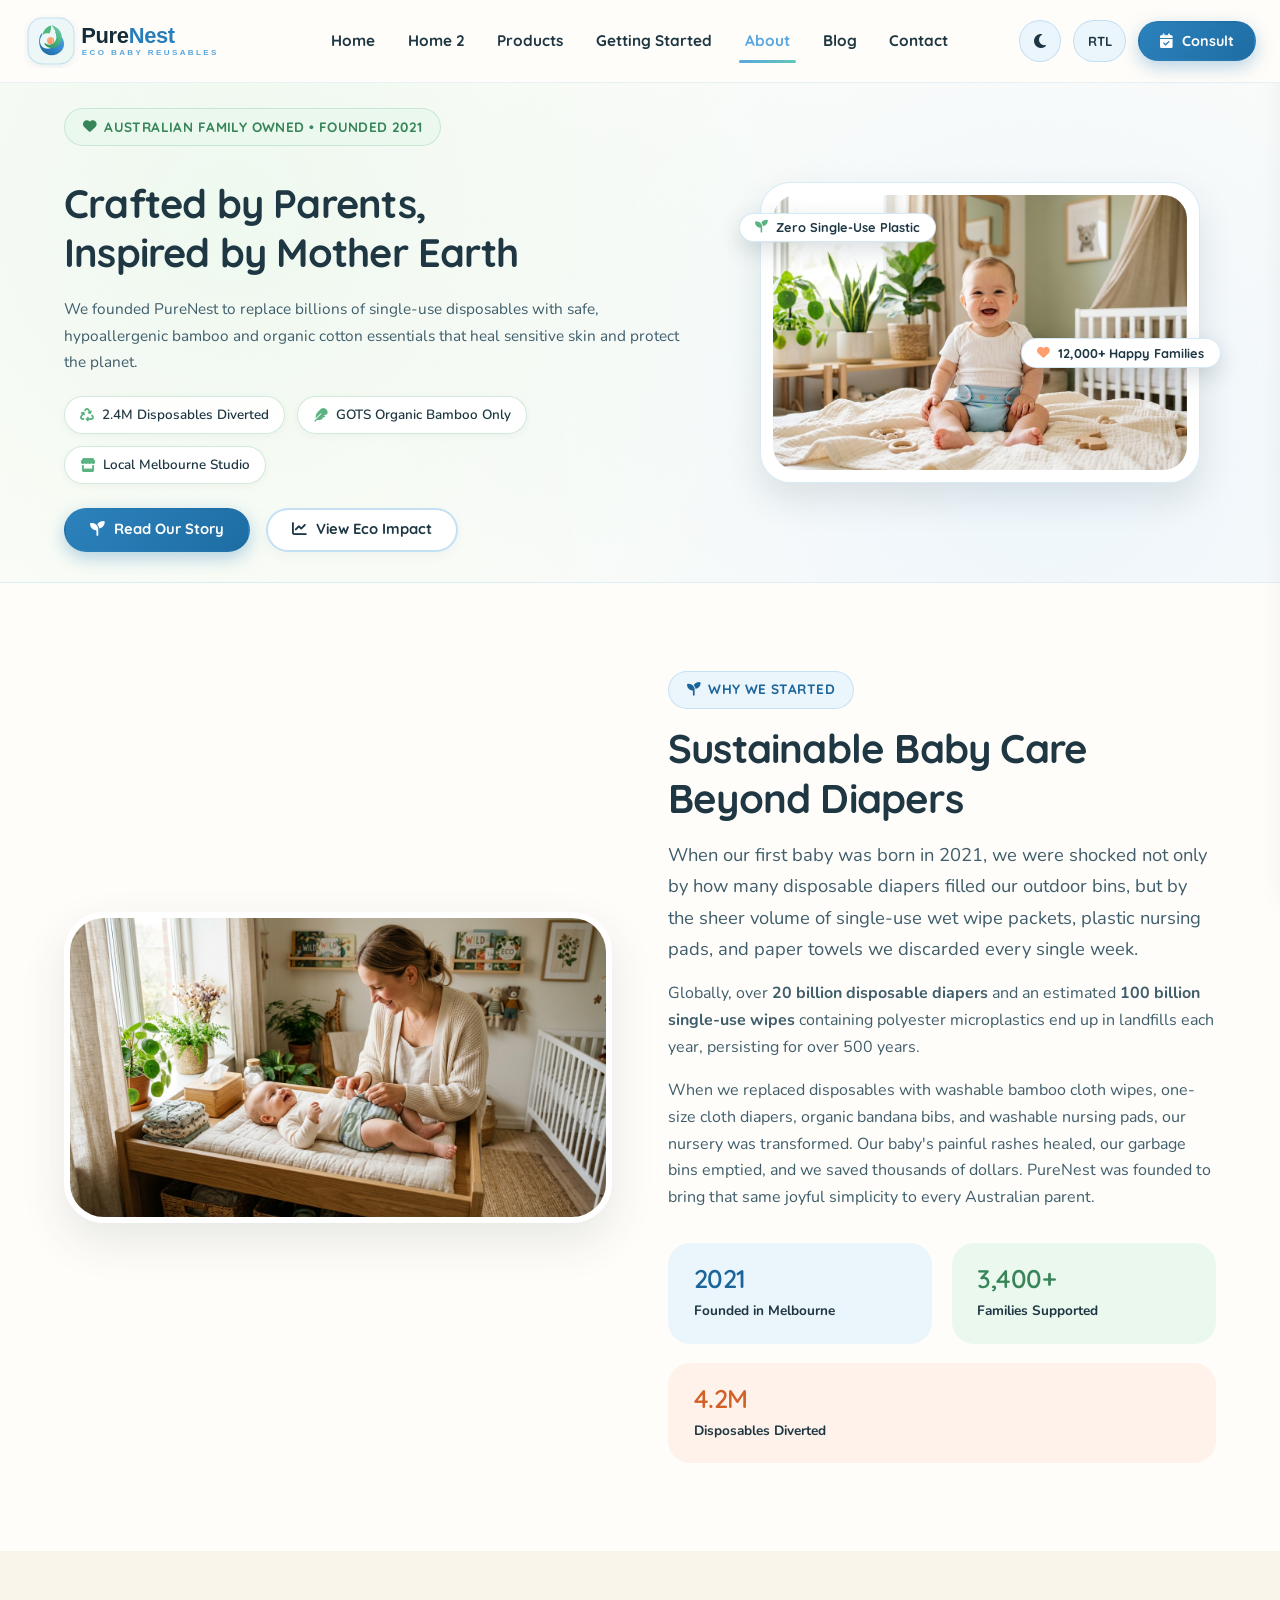
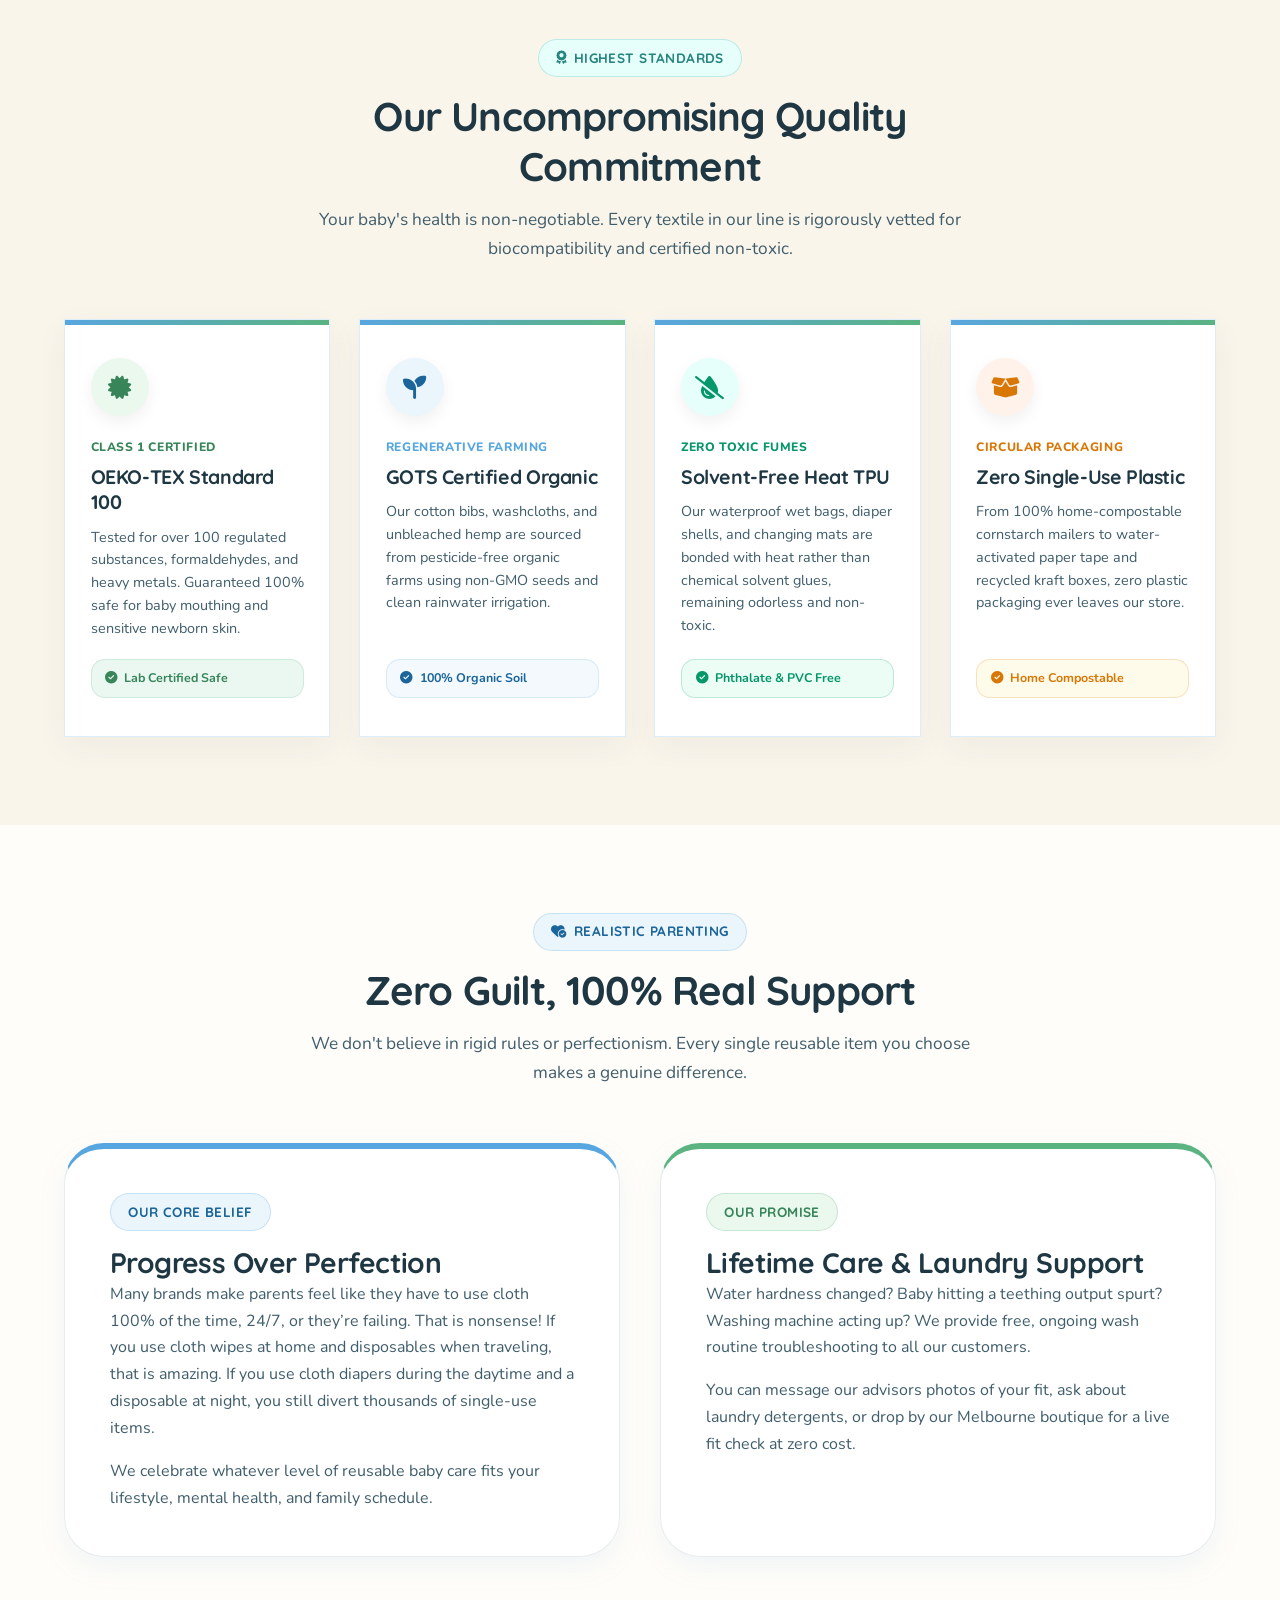
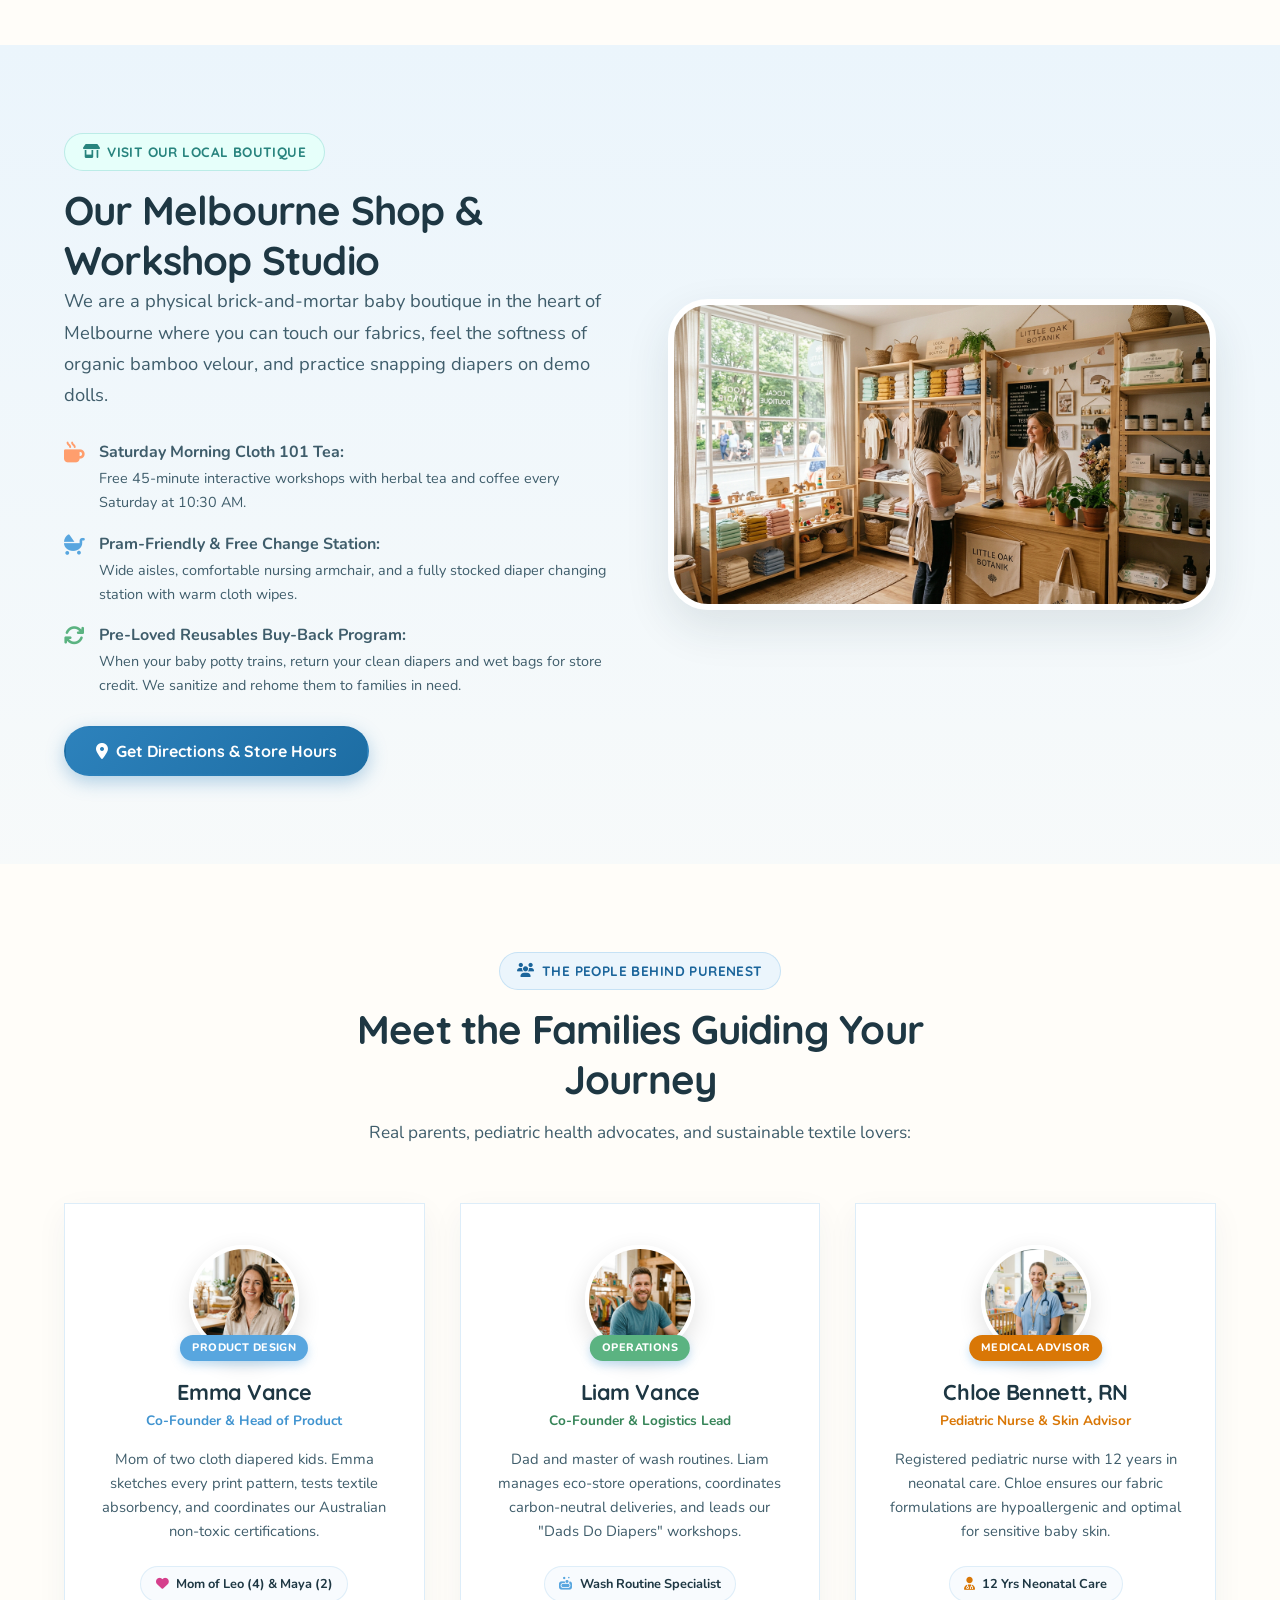
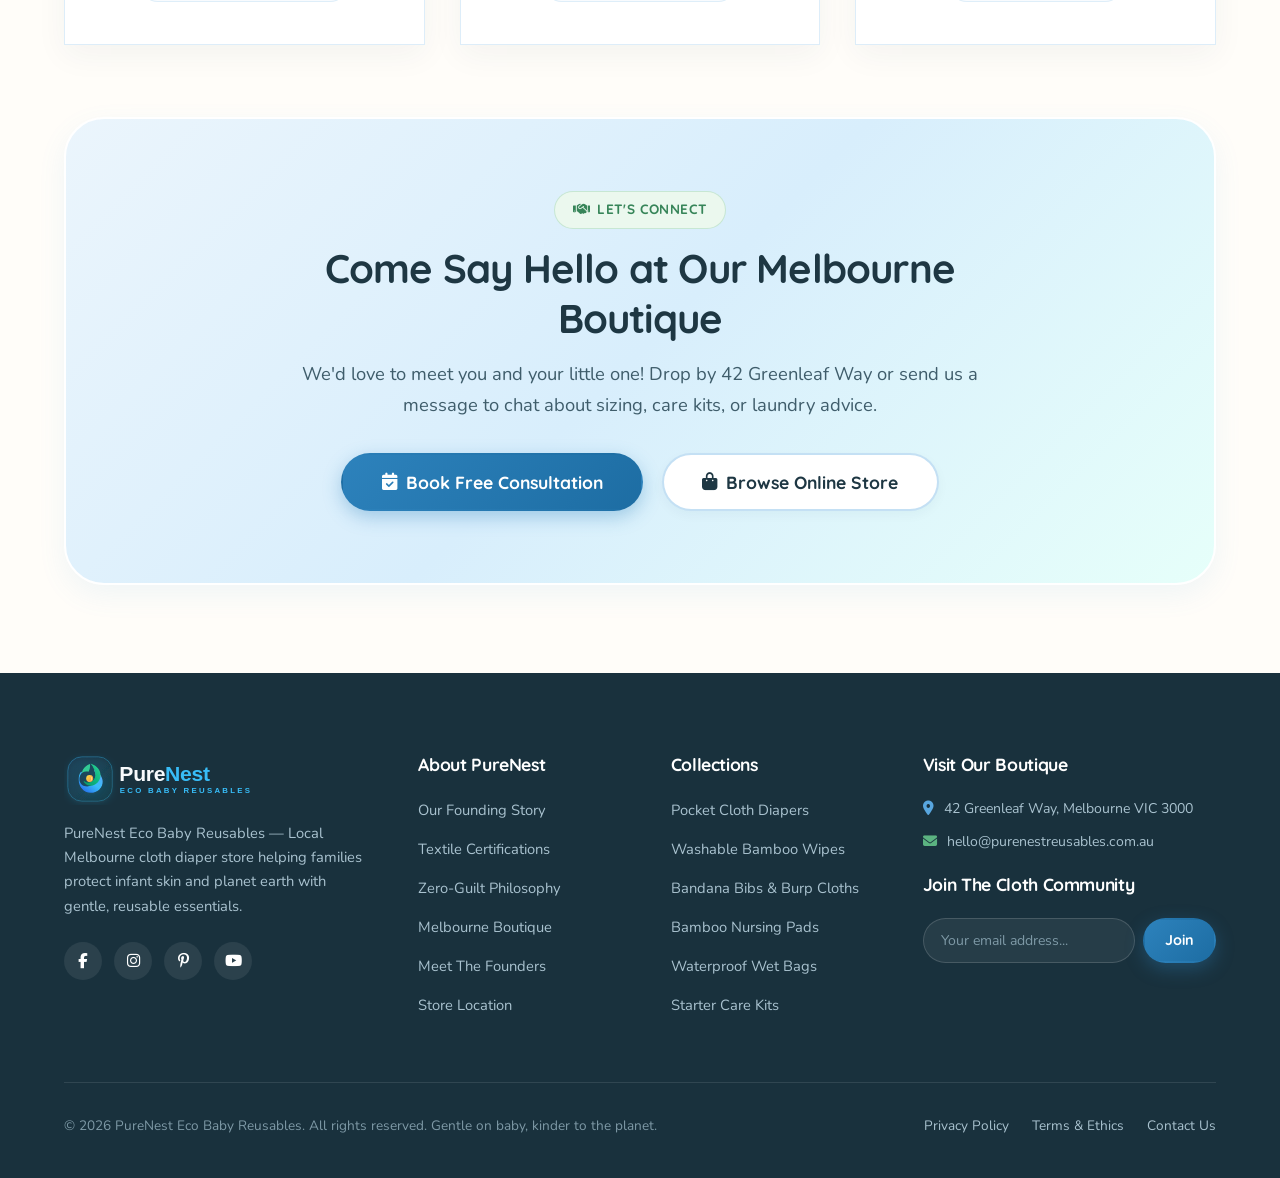
<file: about.html>
<!DOCTYPE html>
<html lang="en">
<head>
  <meta charset="UTF-8">
  <meta name="viewport" content="width=device-width, initial-scale=1.0">
  <meta name="description" content="About PureNest Eco Baby — Dedicated to making everyday baby care more sustainable through practical reusable products, modern cloth diapers, and compassionate parent support.">
  <title>About Our Mission — PureNest Eco Baby Reusable Products</title>
  <link rel="icon" type="image/svg+xml" href="images/favicon.svg">
  <link rel="icon" type="image/png" sizes="32x32" href="images/favicon.png">
  <link rel="shortcut icon" href="favicon.ico">
  <link rel="apple-touch-icon" href="images/favicon.png">
  <link rel="stylesheet" href="https://cdnjs.cloudflare.com/ajax/libs/font-awesome/6.5.0/css/all.min.css">
  <link rel="stylesheet" href="css/style.css">
</head>
<body>


  <!-- ─── SITE HEADER ─── -->
  <header class="site-header">
    <div class="header-container">
      <a href="index.html" class="header-brand" aria-label="PureNest Eco Baby Home">
        <img src="images/logo.svg" alt="PureNest Eco Baby Reusable Cloth Diapers &amp; Baby Products Logo" class="brand-logo-light">
        <img src="images/logo-dark.svg" alt="PureNest Eco Baby Reusable Cloth Diapers &amp; Baby Products Logo" class="brand-logo-dark">
      </a>

      <!-- Desktop Nav -->
      <nav aria-label="Primary Navigation">
        <ul class="nav-links">
          <li><a href="index.html">Home</a></li>
          <li><a href="home-2.html">Home 2</a></li>
          <li><a href="products.html">Products</a></li>
          <li><a href="getting-started.html">Getting Started</a></li>
          <li><a href="about.html" class="active">About</a></li>
          <li><a href="blog.html">Blog</a></li>
          <li><a href="contact.html">Contact</a></li>
        </ul>
      </nav>

      <!-- Header Actions -->
      <div class="header-actions">
        <button id="themeToggleBtn" class="header-util-btn icon-only theme-toggle-btn" aria-label="Toggle Dark / Light Theme" title="Toggle Theme">
          <i class="fa-solid fa-moon"></i>
        </button>
        <button id="rtlToggleBtn" class="header-util-btn rtl-toggle-btn" aria-label="Toggle RTL / LTR Layout" title="Toggle RTL Layout">
          <span class="rtl-text-label">RTL</span>
        </button>
        <a href="contact.html" class="btn btn-primary btn-sm">
          <i class="fa-solid fa-calendar-check"></i> Consult
        </a>
        <button class="hamburger-btn" id="hamburgerBtn" aria-label="Toggle navigation menu">
          <span></span>
          <span></span>
          <span></span>
        </button>
      </div>
    </div>
  </header>

  <!-- ─── MOBILE DRAWER & OVERLAY ─── -->
  <div class="mobile-nav-overlay" id="mobileNavOverlay"></div>
  <aside class="mobile-nav-drawer" id="mobileNavDrawer" aria-label="Mobile Navigation">
    <div class="mobile-nav-header">
      <img src="images/logo.svg" alt="PureNest Logo" class="brand-logo-light" style="height: 38px;">
      <img src="images/logo-dark.svg" alt="PureNest Logo" class="brand-logo-dark" style="height: 38px;">
      <button id="mobileNavClose" style="background:none; border:none; font-size:1.4rem; color:var(--text-title); cursor:pointer;">
        <i class="fa-solid fa-xmark"></i>
      </button>
    </div>
    <ul class="mobile-nav-links">
      <li><a href="index.html">Home <i class="fa-solid fa-chevron-right"></i></a></li>
      <li><a href="home-2.html">Home 2 <i class="fa-solid fa-chevron-right"></i></a></li>
      <li><a href="products.html">Products <i class="fa-solid fa-chevron-right"></i></a></li>
      <li><a href="getting-started.html">Getting Started <i class="fa-solid fa-chevron-right"></i></a></li>
      <li><a href="about.html" class="active">About <i class="fa-solid fa-chevron-right"></i></a></li>
      <li><a href="blog.html">Blog <i class="fa-solid fa-chevron-right"></i></a></li>
      <li><a href="contact.html">Contact <i class="fa-solid fa-chevron-right"></i></a></li>
    </ul>
    <div class="mobile-nav-footer">
      <div class="mobile-drawer-util-row" style="margin-top:0; padding-top:0; border-top:none; margin-bottom:1rem;">
        <button class="header-util-btn theme-toggle-btn" id="mobileThemeToggleBtn" aria-label="Toggle Dark / Light Theme">
          <i class="fa-solid fa-moon"></i>
          <span>Theme</span>
        </button>
        <button class="header-util-btn rtl-toggle-btn" id="mobileRtlToggleBtn" aria-label="Toggle RTL Mode">
          <span class="rtl-text-label">RTL</span>
        </button>
      </div>
      <a href="contact.html" class="btn btn-primary" style="width: 100%;">
        <i class="fa-solid fa-calendar-check"></i> Book Free Fit Consult
      </a>
    </div>
  </aside>

  <main>
    <!-- ═════════════════════════════════════════════════════════════════
         SECTION 1: ABOUT HERO (UNIFIED 440PX HEIGHT SYSTEM)
         ═════════════════════════════════════════════════════════════════ -->
    <section class="page-hero-unified" aria-label="About Us Hero">
      <div class="container">
        <div class="hero-grid-2col">

          <div class="hero-content-col">
            <div class="hero-badge">
              <span class="badge-pill badge-sage">
                <i class="fa-solid fa-heart"></i> Australian Family Owned &bull; Founded 2021
              </span>
            </div>

            <h1>
              Crafted by Parents, <br>
              <span class="gradient-text">Inspired by Mother Earth</span>
            </h1>

            <p class="hero-lead">
              We founded PureNest to replace billions of single-use disposables with safe, hypoallergenic bamboo and organic cotton essentials that heal sensitive skin and protect the planet.
            </p>

            <div class="hero-points-chips">
              <span class="hero-point-tag">
                <i class="fa-solid fa-recycle"></i> 2.4M Disposables Diverted
              </span>
              <span class="hero-point-tag">
                <i class="fa-solid fa-feather"></i> GOTS Organic Bamboo Only
              </span>
              <span class="hero-point-tag">
                <i class="fa-solid fa-store"></i> Local Melbourne Studio
              </span>
            </div>

            <div class="hero-buttons-wrap">
              <a href="#story-mission" class="btn btn-primary">
                <i class="fa-solid fa-seedling"></i> Read Our Story
              </a>
              <a href="#impact-metrics" class="btn btn-secondary">
                <i class="fa-solid fa-chart-line"></i> View Eco Impact
              </a>
            </div>
          </div>

          <!-- Hero Visual with Hotspots -->
          <div class="hero-visual-col">
            <div class="visual-card-wrap">
              <img src="images/hero_baby.jpg"
                alt="PureNest Family Baby in Certified Organic Cloth Diaper">

              <!-- Hotspot 1 -->
              <div class="story-hotspot hotspot-1">
                <i class="fa-solid fa-seedling" style="color:var(--pastel-green);"></i>
                <span>Zero Single-Use Plastic</span>
              </div>

              <!-- Hotspot 2 -->
              <div class="story-hotspot hotspot-2">
                <i class="fa-solid fa-heart" style="color:var(--warm-peach);"></i>
                <span>12,000+ Happy Families</span>
              </div>
            </div>
          </div>

        </div>
      </div>
    </section>

    <!-- ═════════════════════════════════════════════════════════════════
         SECTION 2: OUR STORY & THE DISPOSABLE WASTE CRISIS
         ═════════════════════════════════════════════════════════════════ -->
    <section class="section section-cream" id="story-mission" aria-label="Our Story and Mission">
      <div class="container">
        <div class="anatomy-showcase">
          <div class="anatomy-image-box">
            <img src="images/mother_changing_baby.jpg" alt="Mother changing smiling baby in nursery with purenest cloth diaper and bamboo wipes">
          </div>

          <div>
            <span class="badge-pill badge-sky">
              <i class="fa-solid fa-seedling"></i> Why We Started
            </span>
            <h2>Sustainable Baby Care Beyond Diapers</h2>
            <p class="text-lead" style="margin-top: 1rem;">
              When our first baby was born in 2021, we were shocked not only by how many disposable diapers filled our outdoor bins, but by the sheer volume of single-use wet wipe packets, plastic nursing pads, and paper towels we discarded every single week.
            </p>
            <p>
              Globally, over <strong>20 billion disposable diapers</strong> and an estimated <strong>100 billion single-use wipes</strong> containing polyester microplastics end up in landfills each year, persisting for over 500 years.
            </p>
            <p>
              When we replaced disposables with washable bamboo cloth wipes, one-size cloth diapers, organic bandana bibs, and washable nursing pads, our nursery was transformed. Our baby's painful rashes healed, our garbage bins emptied, and we saved thousands of dollars. PureNest was founded to bring that same joyful simplicity to every Australian parent.
            </p>

            <div style="display:flex; gap:1.2rem; margin-top:2rem; flex-wrap:wrap;">
              <div style="background:var(--sky-blue-light); border-radius:var(--radius-md); padding:1.2rem 1.6rem; flex:1; min-width:180px;">
                <h4 style="color:var(--sky-blue-deep); font-size:1.6rem; margin-bottom:0.2rem;">2021</h4>
                <span style="font-size:0.85rem; color:var(--text-title); font-weight:700;">Founded in Melbourne</span>
              </div>
              <div style="background:var(--pastel-green-light); border-radius:var(--radius-md); padding:1.2rem 1.6rem; flex:1; min-width:180px;">
                <h4 style="color:var(--pastel-green-dark); font-size:1.6rem; margin-bottom:0.2rem;">3,400+</h4>
                <span style="font-size:0.85rem; color:var(--text-title); font-weight:700;">Families Supported</span>
              </div>
              <div style="background:var(--warm-peach-light); border-radius:var(--radius-md); padding:1.2rem 1.6rem; flex:1; min-width:180px;">
                <h4 style="color:#D36127; font-size:1.6rem; margin-bottom:0.2rem;">4.2M</h4>
                <span style="font-size:0.85rem; color:var(--text-title); font-weight:700;">Disposables Diverted</span>
              </div>
            </div>
          </div>
        </div>
      </div>
    </section>

    <!-- ═════════════════════════════════════════════════════════════════
         SECTION 3: ETHICAL QUALITY & SAFETY STANDARDS
         ═════════════════════════════════════════════════════════════════ -->
    <section class="section section-warm" id="quality-standards" aria-label="Quality Standards">
      <div class="container">
        <div class="section-header">
          <span class="badge-pill badge-mint">
            <i class="fa-solid fa-award"></i> Highest Standards
          </span>
          <h2>Our Uncompromising Quality Commitment</h2>
          <p>
            Your baby's health is non-negotiable. Every textile in our line is rigorously vetted for biocompatibility and certified non-toxic.
          </p>
        </div>

        <div class="about-standards-grid">
          <!-- Standard 1 -->
          <div class="standard-spec-card">
            <div class="spec-seal-disc" style="background:var(--pastel-green-light); color:var(--pastel-green-dark);">
              <i class="fa-solid fa-certificate"></i>
            </div>
            <span class="spec-tag-label" style="color:var(--pastel-green-dark);">Class 1 Certified</span>
            <h3>OEKO-TEX Standard 100</h3>
            <p>
              Tested for over 100 regulated substances, formaldehydes, and heavy metals. Guaranteed 100% safe for baby mouthing and sensitive newborn skin.
            </p>
            <div class="spec-verified-chip" style="color:var(--pastel-green-dark); background:#EBF8F2; border-color:rgba(91, 179, 129, 0.2);">
              <i class="fa-solid fa-circle-check"></i> Lab Certified Safe
            </div>
          </div>

          <!-- Standard 2 -->
          <div class="standard-spec-card">
            <div class="spec-seal-disc" style="background:var(--sky-blue-light); color:var(--sky-blue-deep);">
              <i class="fa-solid fa-seedling"></i>
            </div>
            <span class="spec-tag-label" style="color:var(--sky-blue);">Regenerative Farming</span>
            <h3>GOTS Certified Organic</h3>
            <p>
              Our cotton bibs, washcloths, and unbleached hemp are sourced from pesticide-free organic farms using non-GMO seeds and clean rainwater irrigation.
            </p>
            <div class="spec-verified-chip">
              <i class="fa-solid fa-circle-check"></i> 100% Organic Soil
            </div>
          </div>

          <!-- Standard 3 -->
          <div class="standard-spec-card">
            <div class="spec-seal-disc" style="background:#E6FFFA; color:#059669;">
              <i class="fa-solid fa-droplet-slash"></i>
            </div>
            <span class="spec-tag-label" style="color:#059669;">Zero Toxic Fumes</span>
            <h3>Solvent-Free Heat TPU</h3>
            <p>
              Our waterproof wet bags, diaper shells, and changing mats are bonded with heat rather than chemical solvent glues, remaining odorless and non-toxic.
            </p>
            <div class="spec-verified-chip" style="color:#059669; background:#ECFDF5; border-color:rgba(5, 150, 105, 0.2);">
              <i class="fa-solid fa-circle-check"></i> Phthalate &amp; PVC Free
            </div>
          </div>

          <!-- Standard 4 -->
          <div class="standard-spec-card">
            <div class="spec-seal-disc" style="background:var(--warm-peach-light); color:#D97706;">
              <i class="fa-solid fa-box-open"></i>
            </div>
            <span class="spec-tag-label" style="color:#D97706;">Circular Packaging</span>
            <h3>Zero Single-Use Plastic</h3>
            <p>
              From 100% home-compostable cornstarch mailers to water-activated paper tape and recycled kraft boxes, zero plastic packaging ever leaves our store.
            </p>
            <div class="spec-verified-chip" style="color:#D97706; background:#FFFBEB; border-color:rgba(217, 119, 6, 0.2);">
              <i class="fa-solid fa-circle-check"></i> Home Compostable
            </div>
          </div>
        </div>
      </div>
    </section>

    <!-- ═════════════════════════════════════════════════════════════════
         SECTION 4: PARENT-FOCUSED PHILOSOPHY (ZERO GUILT)
         ═════════════════════════════════════════════════════════════════ -->
    <section class="section section-cream" id="philosophy" aria-label="Parent-Focused Philosophy">
      <div class="container">
        <div class="section-header">
          <span class="badge-pill badge-sky">
            <i class="fa-solid fa-heart-circle-check"></i> Realistic Parenting
          </span>
          <h2>Zero Guilt, 100% Real Support</h2>
          <p>
            We don't believe in rigid rules or perfectionism. Every single reusable item you choose makes a genuine difference.
          </p>
        </div>

        <div class="benefits-split-grid">
          <div class="benefit-group-card baby-card">
            <span class="badge-pill badge-sky">Our Core Belief</span>
            <h3>Progress Over Perfection</h3>
            <p>
              Many brands make parents feel like they have to use cloth 100% of the time, 24/7, or they’re failing. That is nonsense! If you use cloth wipes at home and disposables when traveling, that is amazing. If you use cloth diapers during the daytime and a disposable at night, you still divert thousands of single-use items.
            </p>
            <p style="margin-top:1rem;">
              We celebrate whatever level of reusable baby care fits your lifestyle, mental health, and family schedule.
            </p>
          </div>

          <div class="benefit-group-card parent-card">
            <span class="badge-pill badge-sage">Our Promise</span>
            <h3>Lifetime Care &amp; Laundry Support</h3>
            <p>
              Water hardness changed? Baby hitting a teething output spurt? Washing machine acting up? We provide free, ongoing wash routine troubleshooting to all our customers.
            </p>
            <p style="margin-top:1rem;">
              You can message our advisors photos of your fit, ask about laundry detergents, or drop by our Melbourne boutique for a live fit check at zero cost.
            </p>
          </div>
        </div>
      </div>
    </section>

    <!-- ═════════════════════════════════════════════════════════════════
         SECTION 5: PHYSICAL BOUTIQUE & COMMUNITY ROOTS
         ═════════════════════════════════════════════════════════════════ -->
    <section class="section section-sky" id="community-roots" aria-label="Local Melbourne Boutique">
      <div class="container">
        <div class="anatomy-showcase">
          <div>
            <span class="badge-pill badge-mint">
              <i class="fa-solid fa-shop"></i> Visit Our Local Boutique
            </span>
            <h2>Our Melbourne Shop &amp; Workshop Studio</h2>
            <p class="text-lead">
              We are a physical brick-and-mortar baby boutique in the heart of Melbourne where you can touch our fabrics, feel the softness of organic bamboo velour, and practice snapping diapers on demo dolls.
            </p>
            
            <div style="margin:1.8rem 0; display:flex; flex-direction:column; gap:1rem;">
              <div style="display:flex; align-items:flex-start; gap:0.9rem;">
                <i class="fa-solid fa-mug-hot" style="color:var(--warm-peach); font-size:1.3rem; margin-top:3px;"></i>
                <div>
                  <strong>Saturday Morning Cloth 101 Tea:</strong>
                  <p style="font-size:0.9rem; margin:0;">Free 45-minute interactive workshops with herbal tea and coffee every Saturday at 10:30 AM.</p>
                </div>
              </div>
              <div style="display:flex; align-items:flex-start; gap:0.9rem;">
                <i class="fa-solid fa-baby-carriage" style="color:var(--sky-blue); font-size:1.3rem; margin-top:3px;"></i>
                <div>
                  <strong>Pram-Friendly &amp; Free Change Station:</strong>
                  <p style="font-size:0.9rem; margin:0;">Wide aisles, comfortable nursing armchair, and a fully stocked diaper changing station with warm cloth wipes.</p>
                </div>
              </div>
              <div style="display:flex; align-items:flex-start; gap:0.9rem;">
                <i class="fa-solid fa-arrows-rotate" style="color:var(--pastel-green); font-size:1.3rem; margin-top:3px;"></i>
                <div>
                  <strong>Pre-Loved Reusables Buy-Back Program:</strong>
                  <p style="font-size:0.9rem; margin:0;">When your baby potty trains, return your clean diapers and wet bags for store credit. We sanitize and rehome them to families in need.</p>
                </div>
              </div>
            </div>

            <a href="contact.html" class="btn btn-primary">
              <i class="fa-solid fa-location-dot"></i> Get Directions &amp; Store Hours
            </a>
          </div>

          <div class="anatomy-image-box">
            <img src="images/store_boutique.jpg" alt="PureNest eco-friendly baby boutique storefront interior with wooden shelves and welcoming staff">
          </div>
        </div>
      </div>
    </section>

    <!-- ═════════════════════════════════════════════════════════════════
         SECTION 6: MEET THE TEAM
         ═════════════════════════════════════════════════════════════════ -->
    <section class="section section-cream" id="team" aria-label="Meet The Team">
      <div class="container">
        <div class="section-header">
          <span class="badge-pill badge-sky">
            <i class="fa-solid fa-users"></i> The People Behind PureNest
          </span>
          <h2>Meet the Families Guiding Your Journey</h2>
          <p>
            Real parents, pediatric health advocates, and sustainable textile lovers:
          </p>
        </div>

        <div class="about-team-grid">
          <!-- Person 1 -->
          <div class="team-profile-card">
            <div class="team-avatar-wrapper">
              <img src="images/team_emma.jpg" alt="Emma Vance - Co-Founder &amp; Head of Product Design" class="team-avatar-img">
              <span class="team-role-pill">Product Design</span>
            </div>
            <h3>Emma Vance</h3>
            <span class="team-designation">Co-Founder &amp; Head of Product</span>
            <p>
              Mom of two cloth diapered kids. Emma sketches every print pattern, tests textile absorbency, and coordinates our Australian non-toxic certifications.
            </p>
            <div class="team-parent-tag">
              <i class="fa-solid fa-heart" style="color:#D53F8C;"></i> Mom of Leo (4) &amp; Maya (2)
            </div>
          </div>

          <!-- Person 2 -->
          <div class="team-profile-card">
            <div class="team-avatar-wrapper">
              <img src="images/team_liam.jpg" alt="Liam Vance - Co-Founder &amp; Operations" class="team-avatar-img">
              <span class="team-role-pill" style="background:var(--pastel-green);">Operations</span>
            </div>
            <h3>Liam Vance</h3>
            <span class="team-designation" style="color:var(--pastel-green-dark);">Co-Founder &amp; Logistics Lead</span>
            <p>
              Dad and master of wash routines. Liam manages eco-store operations, coordinates carbon-neutral deliveries, and leads our "Dads Do Diapers" workshops.
            </p>
            <div class="team-parent-tag">
              <i class="fa-solid fa-soap" style="color:var(--sky-blue);"></i> Wash Routine Specialist
            </div>
          </div>

          <!-- Person 3 -->
          <div class="team-profile-card">
            <div class="team-avatar-wrapper">
              <img src="images/team_chloe.jpg" alt="Chloe Bennett, RN - Pediatric Nurse &amp; Skin Health Advisor" class="team-avatar-img">
              <span class="team-role-pill" style="background:#D97706;">Medical Advisor</span>
            </div>
            <h3>Chloe Bennett, RN</h3>
            <span class="team-designation" style="color:#D97706;">Pediatric Nurse &amp; Skin Advisor</span>
            <p>
              Registered pediatric nurse with 12 years in neonatal care. Chloe ensures our fabric formulations are hypoallergenic and optimal for sensitive baby skin.
            </p>
            <div class="team-parent-tag">
              <i class="fa-solid fa-user-doctor" style="color:#D97706;"></i> 12 Yrs Neonatal Care
            </div>
          </div>
        </div>

        <!-- Section 7: Final CTA -->
        <div class="cta-banner" style="margin-top: 4.5rem;">
          <div class="cta-banner-content">
            <span class="badge-pill badge-sage">
              <i class="fa-solid fa-handshake"></i> Let's Connect
            </span>
            <h2>Come Say Hello at Our Melbourne Boutique</h2>
            <p>
              We'd love to meet you and your little one! Drop by 42 Greenleaf Way or send us a message to chat about sizing, care kits, or laundry advice.
            </p>
            <div class="cta-banner-actions">
              <a href="contact.html" class="btn btn-primary btn-lg">
                <i class="fa-solid fa-calendar-check"></i> Book Free Consultation
              </a>
              <a href="products.html" class="btn btn-secondary btn-lg">
                <i class="fa-solid fa-bag-shopping"></i> Browse Online Store
              </a>
            </div>
          </div>
        </div>

      </div>
    </section>
  </main>

  <!-- ─── FOOTER ─── -->
  <footer class="site-footer">
    <div class="container">
      <div class="footer-grid">
        <div class="footer-col footer-brand-bio">
          <a href="index.html">
            <img src="images/logo-dark.svg" alt="PureNest Logo" style="height: 44px;">
          </a>
          <p>
            PureNest Eco Baby Reusables — Local Melbourne cloth diaper store helping families protect infant skin and planet earth with gentle, reusable essentials.
          </p>
          <div class="footer-social-links">
            <a href="#" class="social-circle" aria-label="Facebook"><i class="fa-brands fa-facebook-f"></i></a>
            <a href="#" class="social-circle" aria-label="Instagram"><i class="fa-brands fa-instagram"></i></a>
            <a href="#" class="social-circle" aria-label="Pinterest"><i class="fa-brands fa-pinterest-p"></i></a>
            <a href="#" class="social-circle" aria-label="YouTube"><i class="fa-brands fa-youtube"></i></a>
          </div>
        </div>

        <div class="footer-col">
          <h5>About PureNest</h5>
          <ul class="footer-links-list">
            <li><a href="about.html#story-mission">Our Founding Story</a></li>
            <li><a href="about.html#quality-standards">Textile Certifications</a></li>
            <li><a href="about.html#philosophy">Zero-Guilt Philosophy</a></li>
            <li><a href="about.html#community-roots">Melbourne Boutique</a></li>
            <li><a href="about.html#team">Meet The Founders</a></li>
            <li><a href="contact.html">Store Location</a></li>
          </ul>
        </div>

        <div class="footer-col">
          <h5>Collections</h5>
          <ul class="footer-links-list">
            <li><a href="products.html?category=cloth-diapers">Pocket Cloth Diapers</a></li>
            <li><a href="products.html?category=wipes">Washable Bamboo Wipes</a></li>
            <li><a href="products.html?category=feeding">Bandana Bibs &amp; Burp Cloths</a></li>
            <li><a href="products.html?category=care">Bamboo Nursing Pads</a></li>
            <li><a href="products.html?category=accessories">Waterproof Wet Bags</a></li>
            <li><a href="products.html?category=bundles">Starter Care Kits</a></li>
          </ul>
        </div>

        <div class="footer-col footer-newsletter-box">
          <h5>Visit Our Boutique</h5>
          <p style="font-size: 0.88rem; margin-bottom: 0.6rem;">
            <i class="fa-solid fa-location-dot" style="color:var(--sky-blue); margin-right:6px;"></i>
            42 Greenleaf Way, Melbourne VIC 3000
          </p>
          <p style="font-size: 0.88rem; margin-bottom: 1.2rem;">
            <i class="fa-solid fa-envelope" style="color:var(--pastel-green); margin-right:6px;"></i>
            hello@purenestreusables.com.au
          </p>
          <h5>Join The Cloth Community</h5>
          <form class="footer-subscribe-form">
            <input type="email" placeholder="Your email address..." required>
            <button type="submit" class="btn btn-primary btn-sm">Join</button>
          </form>
        </div>
      </div>

      <div class="footer-bottom-bar">
        <span>&copy; 2026 PureNest Eco Baby Reusables. All rights reserved. Gentle on baby, kinder to the planet.</span>
        <div>
          <a href="#">Privacy Policy</a>
          <a href="#">Terms &amp; Ethics</a>
          <a href="#">Contact Us</a>
        </div>
      </div>
    </div>
  </footer>

  <button id="backToTopBtn" class="back-to-top-btn" aria-label="Back to top">
    <i class="fa-solid fa-chevron-up"></i>
  </button>

  <script src="js/main.js"></script>
</body>
</html>
</file>
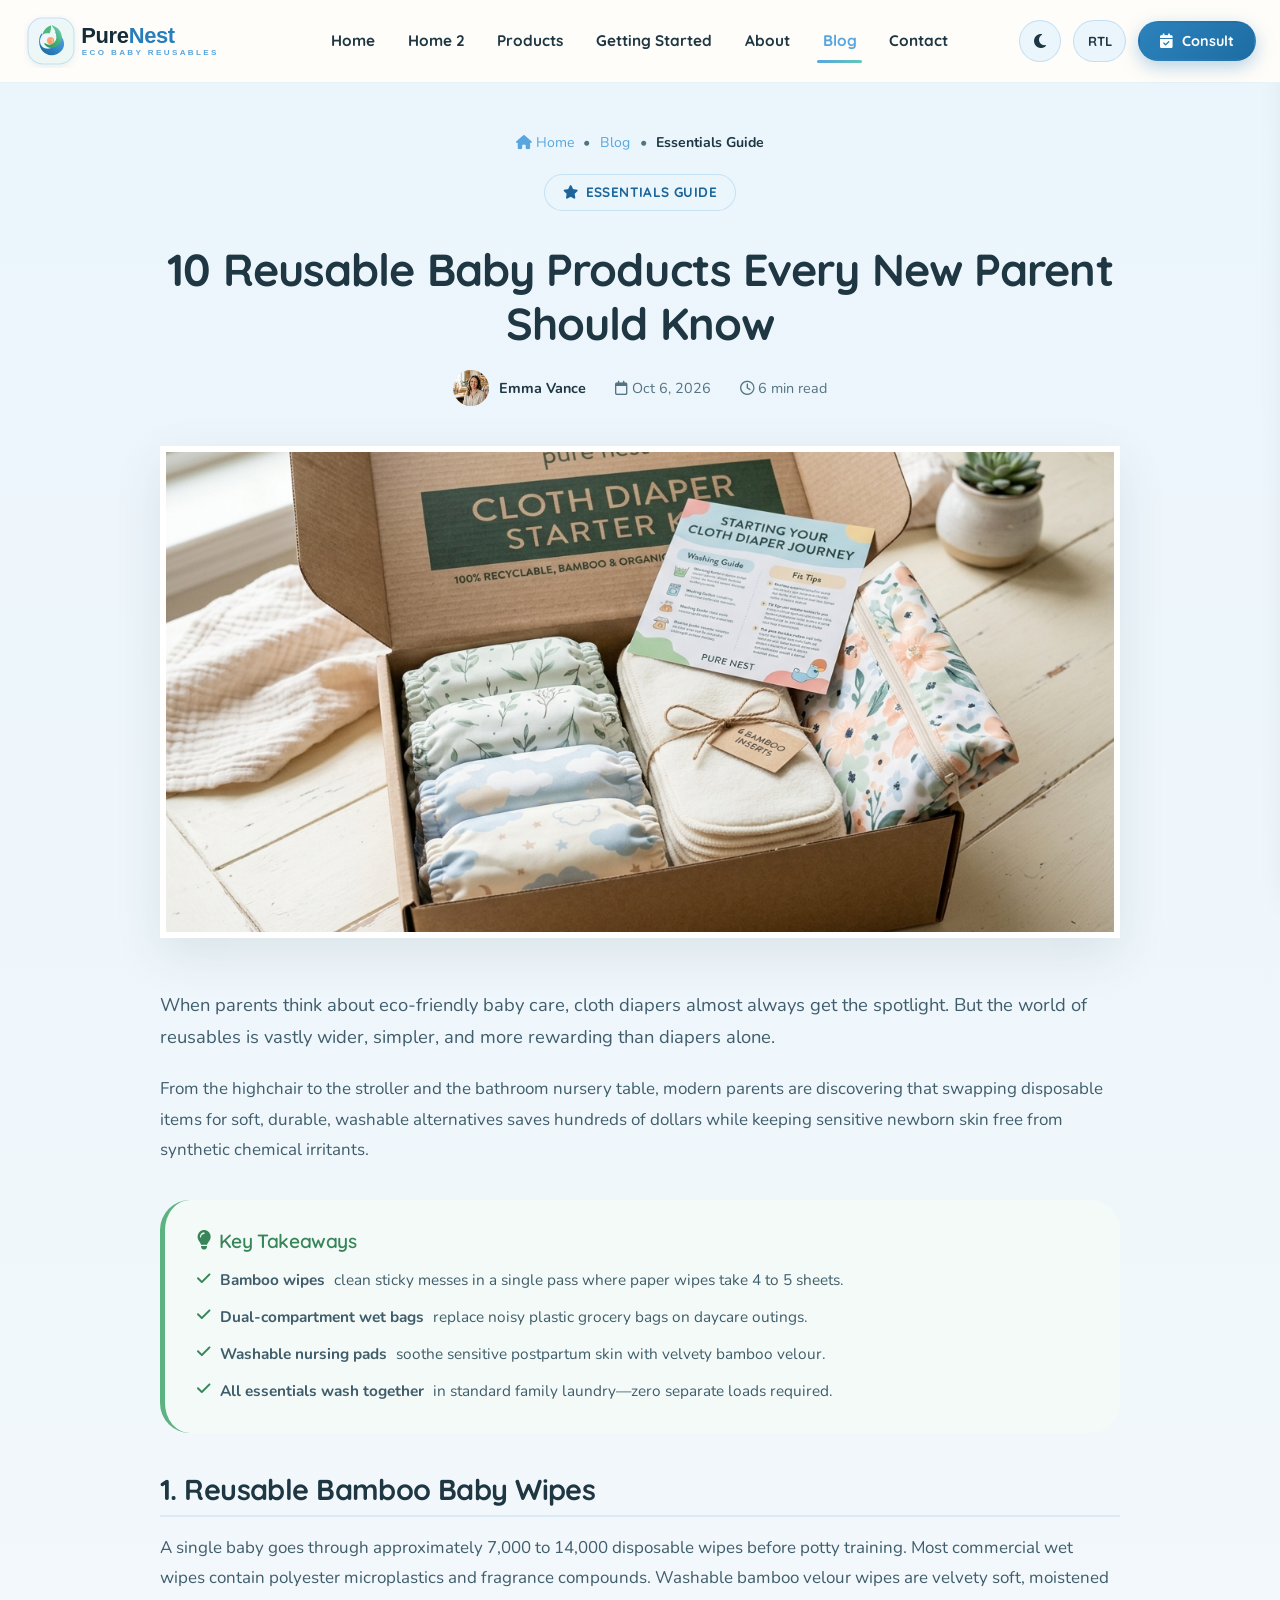
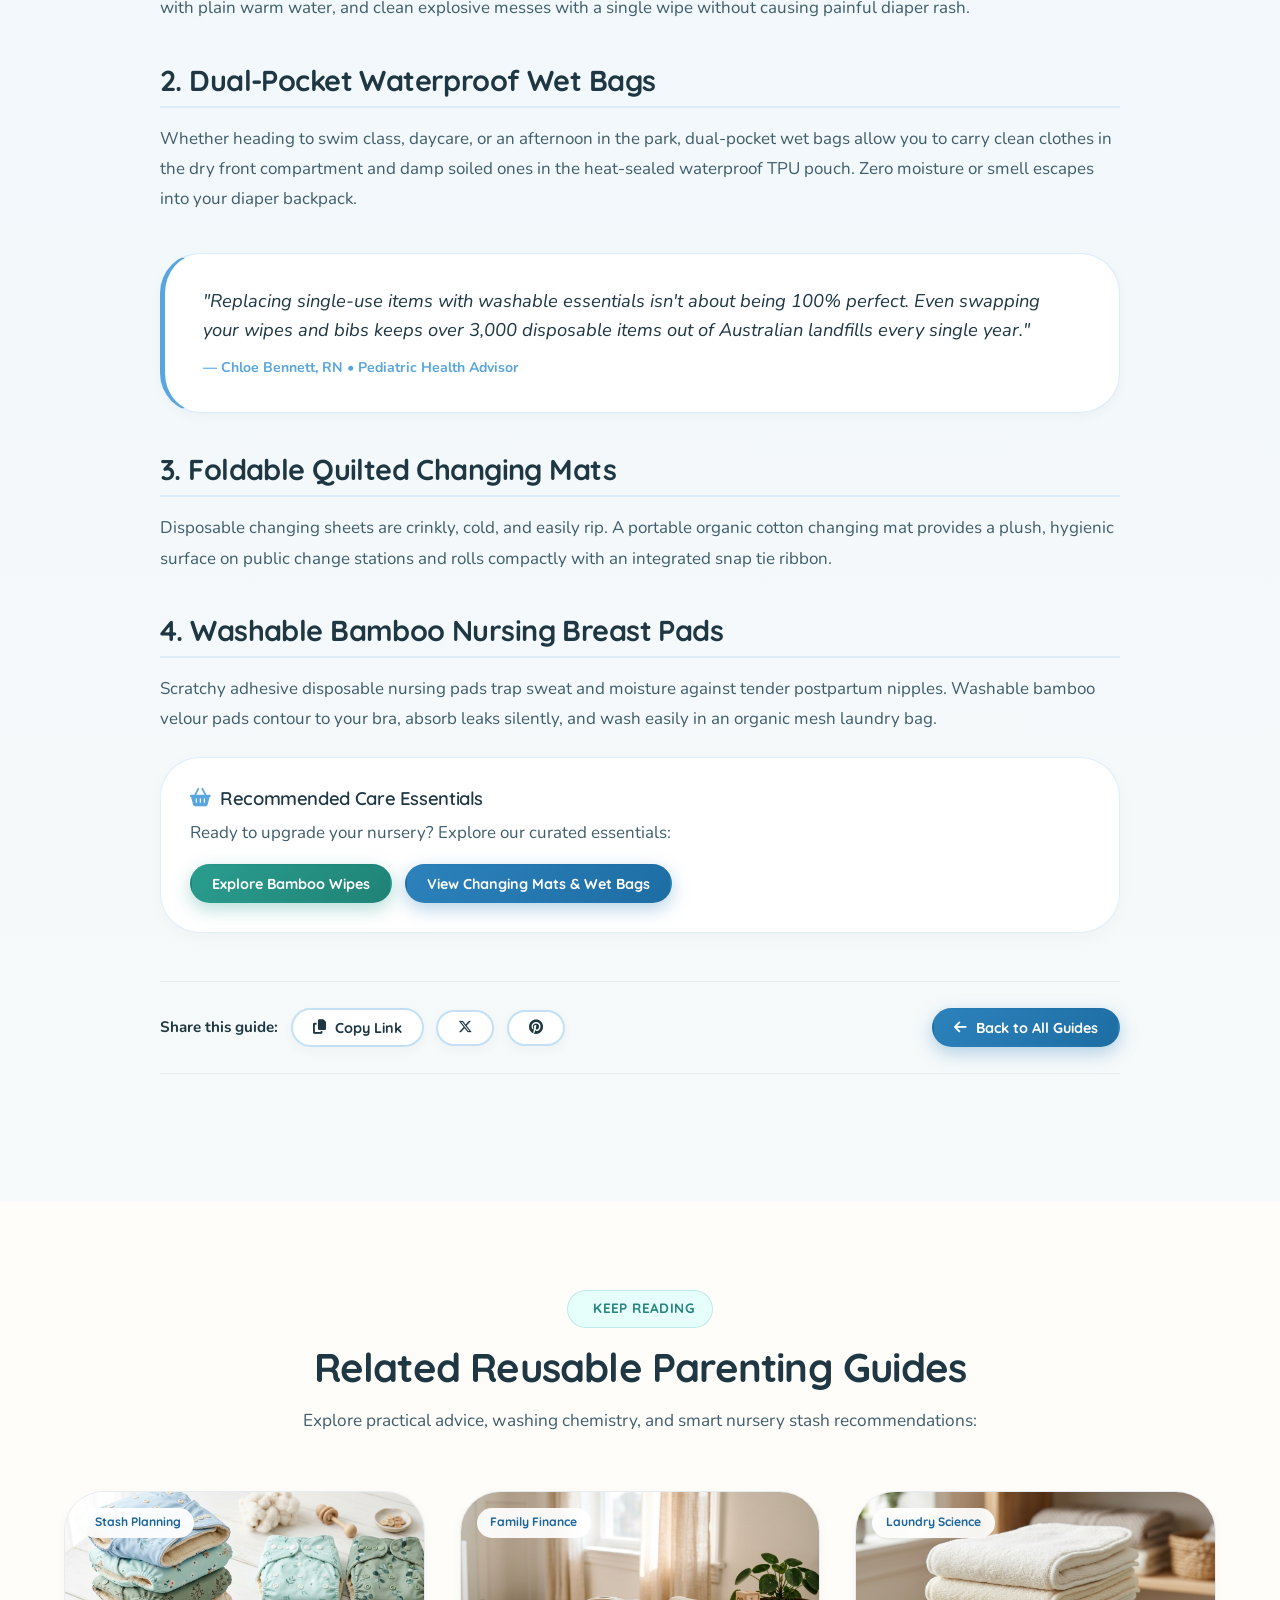
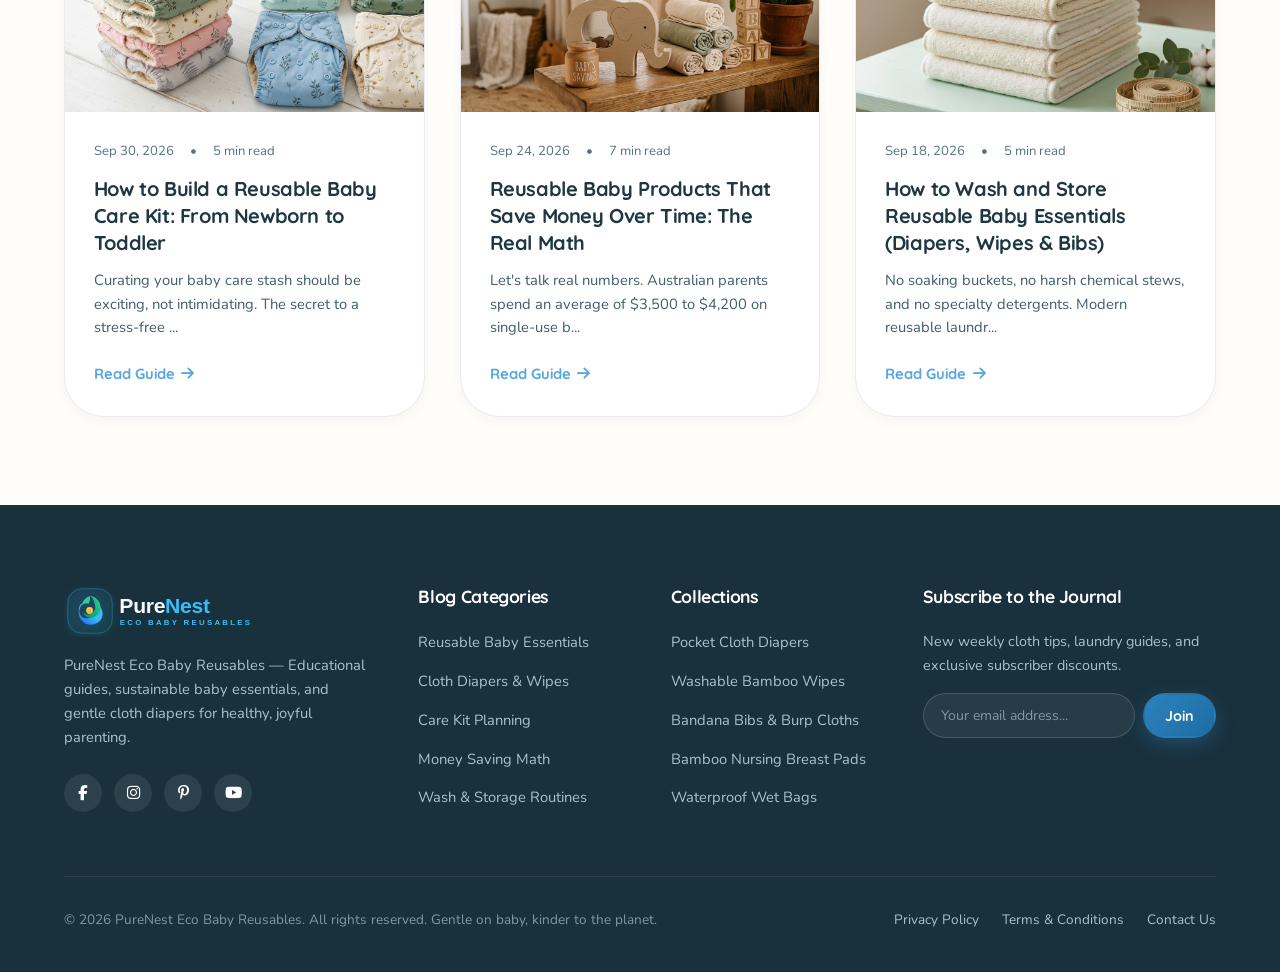
<file: blog-details.html>
<!DOCTYPE html>
<html lang="en">
<head>
  <meta charset="UTF-8">
  <meta name="viewport" content="width=device-width, initial-scale=1.0">
  <meta name="description" content="In-depth guides on sustainable baby care, reusable cloth diapers, bamboo wipes, washing routines, and eco-friendly nursery essentials.">
  <title id="pageTitle">Journal Article — PureNest Eco Baby</title>
  <link rel="icon" type="image/svg+xml" href="images/favicon.svg">
  <link rel="icon" type="image/png" sizes="32x32" href="images/favicon.png">
  <link rel="shortcut icon" href="favicon.ico">
  <link rel="apple-touch-icon" href="images/favicon.png">
  <link rel="stylesheet" href="https://cdnjs.cloudflare.com/ajax/libs/font-awesome/6.5.0/css/all.min.css">
  <link rel="stylesheet" href="css/style.css">
</head>
<body>


  <!-- ─── SITE HEADER ─── -->
  <header class="site-header">
    <div class="header-container">
      <a href="index.html" class="header-brand" aria-label="PureNest Eco Baby Home">
        <img src="images/logo.svg" alt="PureNest Eco Baby Reusable Cloth Diapers &amp; Baby Products Logo" class="brand-logo-light">
        <img src="images/logo-dark.svg" alt="PureNest Eco Baby Reusable Cloth Diapers &amp; Baby Products Logo" class="brand-logo-dark">
      </a>

      <!-- Desktop Nav -->
      <nav aria-label="Primary Navigation">
        <ul class="nav-links">
          <li><a href="index.html">Home</a></li>
          <li><a href="home-2.html">Home 2</a></li>
          <li><a href="products.html">Products</a></li>
          <li><a href="getting-started.html">Getting Started</a></li>
          <li><a href="about.html">About</a></li>
          <li><a href="blog.html" class="active">Blog</a></li>
          <li><a href="contact.html">Contact</a></li>
        </ul>
      </nav>

      <!-- Header Actions -->
      <div class="header-actions">
        <button id="themeToggleBtn" class="header-util-btn icon-only theme-toggle-btn" aria-label="Toggle Dark / Light Theme" title="Toggle Theme">
          <i class="fa-solid fa-moon"></i>
        </button>
        <button id="rtlToggleBtn" class="header-util-btn rtl-toggle-btn" aria-label="Toggle RTL / LTR Layout" title="Toggle RTL Layout">
          <span class="rtl-text-label">RTL</span>
        </button>
        <a href="contact.html" class="btn btn-primary btn-sm">
          <i class="fa-solid fa-calendar-check"></i> Consult
        </a>
        <button class="hamburger-btn" id="hamburgerBtn" aria-label="Toggle navigation menu">
          <span></span>
          <span></span>
          <span></span>
        </button>
      </div>
    </div>
  </header>

  <!-- ─── MOBILE DRAWER & OVERLAY ─── -->
  <div class="mobile-nav-overlay" id="mobileNavOverlay"></div>
  <aside class="mobile-nav-drawer" id="mobileNavDrawer" aria-label="Mobile Navigation">
    <div class="mobile-nav-header">
      <img src="images/logo.svg" alt="PureNest Logo" class="brand-logo-light" style="height: 38px;">
      <img src="images/logo-dark.svg" alt="PureNest Logo" class="brand-logo-dark" style="height: 38px;">
      <button class="mobile-nav-close" id="mobileNavClose" aria-label="Close navigation menu">
        <i class="fa-solid fa-xmark"></i>
      </button>
    </div>
    <ul class="mobile-nav-links">
      <li><a href="index.html">Home</a></li>
      <li><a href="home-2.html">Home 2</a></li>
      <li><a href="products.html">Products</a></li>
      <li><a href="getting-started.html">Getting Started</a></li>
      <li><a href="about.html">About</a></li>
      <li><a href="blog.html" class="active">Blog</a></li>
      <li><a href="contact.html">Contact</a></li>
    </ul>
    <div class="mobile-nav-footer">
      <div class="mobile-drawer-util-row" style="margin-top:0; padding-top:0; border-top:none; margin-bottom:1rem;">
        <button class="header-util-btn theme-toggle-btn" id="mobileThemeToggleBtn" aria-label="Toggle Dark / Light Theme">
          <i class="fa-solid fa-moon"></i>
          <span>Theme</span>
        </button>
        <button class="header-util-btn rtl-toggle-btn" id="mobileRtlToggleBtn" aria-label="Toggle RTL Mode">
          <span class="rtl-text-label">RTL</span>
        </button>
      </div>
      <a href="contact.html" class="btn btn-primary" style="width:100%;">
        <i class="fa-solid fa-calendar-check"></i> Book Free Fit Consult
      </a>
      <p style="font-size: 0.82rem; color: var(--text-muted); text-align: center; margin-top: 0.5rem;">
        Local Eco Baby Store &bull; 42 Greenleaf Way, Melbourne
      </p>
    </div>
  </aside>

  <!-- ─── MAIN ARTICLE WRAPPER ─── -->
  <main>
    <article class="section section-sky" style="padding-top: 3rem; padding-bottom: 5rem;">
      <div class="container">
        <div class="blog-detail-container">
          
          <!-- Breadcrumb Trail -->
          <div class="blog-detail-breadcrumbs">
            <a href="index.html"><i class="fa-solid fa-house"></i> Home</a>
            <span>&bull;</span>
            <a href="blog.html">Blog</a>
            <span>&bull;</span>
            <span id="breadcrumbCategory" style="color:var(--text-title); font-weight:700;">Guides</span>
          </div>

          <!-- Article Header -->
          <div class="blog-detail-header">
            <span class="badge-pill badge-sky" id="articleCategoryBadge">
              <i class="fa-solid fa-newspaper"></i> Essentials Guide
            </span>
            <h1 id="articleTitle">10 Reusable Baby Products Every New Parent Should Know</h1>
            
            <div class="blog-author-bar">
              <div class="blog-author-chip">
                <img src="images/team_emma.jpg" alt="Emma Vance" id="authorAvatar">
                <span id="authorName">Emma Vance</span>
              </div>
              <div><i class="fa-regular fa-calendar"></i> <span id="articleDate">Oct 6, 2026</span></div>
              <div><i class="fa-regular fa-clock"></i> <span id="articleReadTime">6 min read</span></div>
            </div>
          </div>

          <!-- Featured Media Box -->
          <div class="blog-hero-image-box">
            <img src="images/starter_bundle.jpg" alt="Featured Article Photo" id="articleFeaturedImg">
          </div>

          <!-- Editorial Article Body -->
          <div class="blog-body-editorial" id="articleDynamicContent">
            <!-- Dynamic Content Injected Here via Script -->
          </div>

          <!-- Social Share Bar -->
          <div class="blog-share-row">
            <div style="display:flex; align-items:center; gap:0.8rem;">
              <span style="font-weight:700; color:var(--text-title); font-size:0.95rem;">Share this guide:</span>
              <button class="btn btn-secondary btn-sm" onclick="navigator.clipboard.writeText(window.location.href); showToast('Link copied to clipboard!', 'fa-solid fa-copy');">
                <i class="fa-solid fa-copy"></i> Copy Link
              </button>
              <a href="#" class="btn btn-secondary btn-sm" onclick="showToast('Opening share dialog...', 'fa-brands fa-x-twitter'); return false;">
                <i class="fa-brands fa-x-twitter"></i>
              </a>
              <a href="#" class="btn btn-secondary btn-sm" onclick="showToast('Opening Pinterest pin...', 'fa-brands fa-pinterest'); return false;">
                <i class="fa-brands fa-pinterest"></i>
              </a>
            </div>
            <a href="blog.html" class="btn btn-primary btn-sm">
              <i class="fa-solid fa-arrow-left"></i> Back to All Guides
            </a>
          </div>

        </div>
      </div>
    </article>

    <!-- ─── RELATED GUIDES SECTION ─── -->
    <section class="section section-cream" id="related-guides">
      <div class="container">
        <div class="section-header">
          <span class="badge-pill badge-mint">
            <i class="fa-solid fa-books"></i> Keep Reading
          </span>
          <h2>Related Reusable Parenting Guides</h2>
          <p>Explore practical advice, washing chemistry, and smart nursery stash recommendations:</p>
        </div>

        <div class="blog-grid" id="relatedBlogGrid">
          <!-- Related articles rendered dynamically -->
        </div>
      </div>
    </section>
  </main>

  <!-- ─── SITE FOOTER ─── -->
  <footer class="site-footer">
    <div class="container">
      <div class="footer-grid">
        <div class="footer-col footer-brand-bio">
          <a href="index.html">
            <img src="images/logo-dark.svg" alt="PureNest Logo" style="height: 44px;">
          </a>
          <p>
            PureNest Eco Baby Reusables — Educational guides, sustainable baby essentials, and gentle cloth diapers for healthy, joyful parenting.
          </p>
          <div class="footer-social-links">
            <a href="#" class="social-circle" aria-label="Facebook"><i class="fa-brands fa-facebook-f"></i></a>
            <a href="#" class="social-circle" aria-label="Instagram"><i class="fa-brands fa-instagram"></i></a>
            <a href="#" class="social-circle" aria-label="Pinterest"><i class="fa-brands fa-pinterest-p"></i></a>
            <a href="#" class="social-circle" aria-label="YouTube"><i class="fa-brands fa-youtube"></i></a>
          </div>
        </div>

        <div class="footer-col">
          <h5>Blog Categories</h5>
          <ul class="footer-links-list">
            <li><a href="blog.html#articles-grid">Reusable Baby Essentials</a></li>
            <li><a href="blog.html#articles-grid">Cloth Diapers &amp; Wipes</a></li>
            <li><a href="blog.html#articles-grid">Care Kit Planning</a></li>
            <li><a href="blog.html#articles-grid">Money Saving Math</a></li>
            <li><a href="blog.html#articles-grid">Wash &amp; Storage Routines</a></li>
          </ul>
        </div>

        <div class="footer-col">
          <h5>Collections</h5>
          <ul class="footer-links-list">
            <li><a href="products.html?category=cloth-diapers">Pocket Cloth Diapers</a></li>
            <li><a href="products.html?category=wipes">Washable Bamboo Wipes</a></li>
            <li><a href="products.html?category=feeding">Bandana Bibs &amp; Burp Cloths</a></li>
            <li><a href="products.html?category=care">Bamboo Nursing Breast Pads</a></li>
            <li><a href="products.html?category=accessories">Waterproof Wet Bags</a></li>
          </ul>
        </div>

        <div class="footer-col footer-newsletter-box">
          <h5>Subscribe to the Journal</h5>
          <p>New weekly cloth tips, laundry guides, and exclusive subscriber discounts.</p>
          <form class="footer-subscribe-form">
            <input type="email" placeholder="Your email address..." required>
            <button type="submit" class="btn btn-primary btn-sm">Join</button>
          </form>
        </div>
      </div>

      <div class="footer-bottom-bar">
        <span>&copy; 2026 PureNest Eco Baby Reusables. All rights reserved. Gentle on baby, kinder to the planet.</span>
        <div>
          <a href="#">Privacy Policy</a>
          <a href="#">Terms &amp; Conditions</a>
          <a href="contact.html">Contact Us</a>
        </div>
      </div>
    </div>
  </footer>

  <!-- Master JavaScript -->
  <script src="js/main.js"></script>

  <!-- Dynamic Blog Detail Router Script -->
  <script>
    const articlesDatabase = {
      "1": {
        title: "10 Reusable Baby Products Every New Parent Should Know",
        category: "Essentials Guide",
        badgeIcon: "fa-solid fa-star",
        date: "Oct 6, 2026",
        readTime: "6 min read",
        author: "Emma Vance",
        authorRole: "Head of Product Design",
        avatar: "images/team_emma.jpg",
        img: "images/starter_bundle.jpg",
        content: `
          <p class="text-lead">
            When parents think about eco-friendly baby care, cloth diapers almost always get the spotlight. But the world of reusables is vastly wider, simpler, and more rewarding than diapers alone.
          </p>
          <p>
            From the highchair to the stroller and the bathroom nursery table, modern parents are discovering that swapping disposable items for soft, durable, washable alternatives saves hundreds of dollars while keeping sensitive newborn skin free from synthetic chemical irritants.
          </p>

          <div class="blog-key-takeaways">
            <h4><i class="fa-solid fa-lightbulb"></i> Key Takeaways</h4>
            <ul>
              <li><i class="fa-solid fa-check"></i> <strong>Bamboo wipes</strong> clean sticky messes in a single pass where paper wipes take 4 to 5 sheets.</li>
              <li><i class="fa-solid fa-check"></i> <strong>Dual-compartment wet bags</strong> replace noisy plastic grocery bags on daycare outings.</li>
              <li><i class="fa-solid fa-check"></i> <strong>Washable nursing pads</strong> soothe sensitive postpartum skin with velvety bamboo velour.</li>
              <li><i class="fa-solid fa-check"></i> <strong>All essentials wash together</strong> in standard family laundry—zero separate loads required.</li>
            </ul>
          </div>

          <h2>1. Reusable Bamboo Baby Wipes</h2>
          <p>
            A single baby goes through approximately 7,000 to 14,000 disposable wipes before potty training. Most commercial wet wipes contain polyester microplastics and fragrance compounds. Washable bamboo velour wipes are velvety soft, moistened with plain warm water, and clean explosive messes with a single wipe without causing painful diaper rash.
          </p>

          <h2>2. Dual-Pocket Waterproof Wet Bags</h2>
          <p>
            Whether heading to swim class, daycare, or an afternoon in the park, dual-pocket wet bags allow you to carry clean clothes in the dry front compartment and damp soiled ones in the heat-sealed waterproof TPU pouch. Zero moisture or smell escapes into your diaper backpack.
          </p>

          <blockquote class="blog-pro-quote">
            "Replacing single-use items with washable essentials isn't about being 100% perfect. Even swapping your wipes and bibs keeps over 3,000 disposable items out of Australian landfills every single year."
            <cite>— Chloe Bennett, RN &bull; Pediatric Health Advisor</cite>
          </blockquote>

          <h2>3. Foldable Quilted Changing Mats</h2>
          <p>
            Disposable changing sheets are crinkly, cold, and easily rip. A portable organic cotton changing mat provides a plush, hygienic surface on public change stations and rolls compactly with an integrated snap tie ribbon.
          </p>

          <h2>4. Washable Bamboo Nursing Breast Pads</h2>
          <p>
            Scratchy adhesive disposable nursing pads trap sweat and moisture against tender postpartum nipples. Washable bamboo velour pads contour to your bra, absorb leaks silently, and wash easily in an organic mesh laundry bag.
          </p>

          <div class="blog-step-box">
            <h4><i class="fa-solid fa-basket-shopping" style="color:var(--sky-blue);"></i> Recommended Care Essentials</h4>
            <p style="margin-bottom:1rem;">Ready to upgrade your nursery? Explore our curated essentials:</p>
            <div style="display:flex; gap:0.8rem; flex-wrap:wrap;">
              <a href="products.html?category=wipes" class="btn btn-mint btn-sm">Explore Bamboo Wipes</a>
              <a href="products.html?category=changing" class="btn btn-primary btn-sm">View Changing Mats &amp; Wet Bags</a>
            </div>
          </div>
        `
      },
      "2": {
        title: "How to Build a Reusable Baby Care Kit: From Newborn to Toddler",
        category: "Stash Planning",
        badgeIcon: "fa-solid fa-boxes-packing",
        date: "Sep 30, 2026",
        readTime: "5 min read",
        author: "Liam Vance",
        authorRole: "Co-Founder & Operations",
        avatar: "images/team_liam.jpg",
        img: "images/diapers_collection.jpg",
        content: `
          <p class="text-lead">
            Curating your baby care stash should be exciting, not intimidating. The secret to a stress-free reusable setup is aligning your numbers with your family's natural laundry rhythm.
          </p>
          <p>
            Here is our battle-tested blueprint for sizing your collection so you always have fresh, clean essentials ready to go without constantly running the washing machine.
          </p>

          <div class="blog-key-takeaways">
            <h4><i class="fa-solid fa-chart-pie"></i> The Ideal 2-Day Wash Stash</h4>
            <ul>
              <li><i class="fa-solid fa-check"></i> <strong>Newborn Phase (0–4 mos):</strong> 24–30 diapers, 36 bamboo wipes, 2 travel wet bags, 1 hanging pail.</li>
              <li><i class="fa-solid fa-check"></i> <strong>Infant Phase (4–12 mos):</strong> 18–24 One-Size diapers, 28 wipes, 6 bandana bibs, 6 hemp boosters.</li>
              <li><i class="fa-solid fa-check"></i> <strong>Toddler Phase (12+ mos):</strong> 14–18 diapers, 4 overnight heavy fitteds, 20 wipes, toilet bidet sprayer.</li>
            </ul>
          </div>

          <h2>Why Wash Frequency Dictates Stash Size</h2>
          <p>
            If you plan to wash every 2 days, you need enough items for Day 1, Day 2, and Day 3 (the day your laundry is drying on the line). Having 24 diapers and 36 cloth wipes gives you complete breathing room without midnight panic.
          </p>

          <blockquote class="blog-pro-quote">
            "The greatest mistake new parents make is buying only 10 diapers. A properly sized stash ensures you never feel rushed to do laundry after a sleepless night."
            <cite>— Liam Vance &bull; Operations &amp; Wash Routine Specialist</cite>
          </blockquote>

          <h2>Building Beyond Diapers: The Ancillary Care Essentials</h2>
          <p>
            Always include 6 to 8 bandana drool bibs and 4 textured waffle burp cloths. Because babies drool profusely during teething, having absorbent reusable neckwear protects their chest from skin rashes and saves 3 to 4 complete outfit changes every day.
          </p>
          <p>
            Add 2 dual-pocket wet bags for daycare and stroller trips, plus a waterproof foldable changing mat for hygienic outings in public rest areas.
          </p>

          <div class="blog-step-box">
            <h4><i class="fa-solid fa-box-open" style="color:var(--sky-blue);"></i> Ready to Build Your Stash?</h4>
            <p style="margin-bottom:1rem;">Our curated bundles take the guesswork out of sizing and come with free laundry guidance:</p>
            <div style="display:flex; gap:0.8rem; flex-wrap:wrap;">
              <a href="products.html?category=bundles" class="btn btn-mint btn-sm">Explore Starter Kits</a>
              <a href="getting-started.html" class="btn btn-primary btn-sm">Read Getting Started Blueprint</a>
            </div>
          </div>
        `
      },
      "3": {
        title: "Reusable Baby Products That Save Money Over Time: The Real Math",
        category: "Family Finance",
        badgeIcon: "fa-solid fa-piggy-bank",
        date: "Sep 24, 2026",
        readTime: "7 min read",
        author: "Emma Vance",
        authorRole: "Head of Product Design",
        avatar: "images/team_emma.jpg",
        img: "images/eco_savings.jpg",
        content: `
          <p class="text-lead">
            Let's talk real numbers. Australian parents spend an average of $3,500 to $4,200 on single-use baby products from birth until potty training. How much can you actually save with reusables?
          </p>
          <p>
            When we run the numbers including detergent, water, and electricity costs, the lifetime savings are dramatic and life-changing for family budgets.
          </p>

          <div class="blog-key-takeaways">
            <h4><i class="fa-solid fa-calculator"></i> The Lifetime Cost Breakdown (Birth to 3 Years)</h4>
            <ul>
              <li><i class="fa-solid fa-xmark" style="color:#E53E3E;"></i> <strong>Disposable Diapers:</strong> 6,500 diapers &times; $0.42 = $2,730 AUD</li>
              <li><i class="fa-solid fa-xmark" style="color:#E53E3E;"></i> <strong>Single-Use Wipes:</strong> 14,000 wipes &times; $0.05 = $700 AUD</li>
              <li><i class="fa-solid fa-xmark" style="color:#E53E3E;"></i> <strong>Disposable Breast Pads &amp; Paper Bibs:</strong> $380 AUD</li>
              <li><i class="fa-solid fa-xmark" style="color:#E53E3E;"></i> <strong>Total Single-Use Cost:</strong> $3,810 AUD</li>
              <li><i class="fa-solid fa-check" style="color:var(--pastel-green-dark);"></i> <strong>PureNest Full Reusable Stash (24 Diapers + Wipes + Accessories):</strong> $490 AUD</li>
              <li><i class="fa-solid fa-check" style="color:var(--pastel-green-dark);"></i> <strong>Laundry Operating Costs (Water, Power, Detergent):</strong> $130 AUD</li>
              <li><i class="fa-solid fa-award" style="color:var(--pastel-green-dark);"></i> <strong>Net Family Savings:</strong> Over $3,190 AUD for Baby #1!</li>
            </ul>
          </div>

          <h2>The Multi-Child Multiplier</h2>
          <p>
            The financial benefit becomes even more astonishing with a second or third child. Because PureNest diapers feature heavy-duty resin snaps and OEKO-TEX certified fabrics, your stash can be reused for younger siblings at virtually zero additional capital expense.
          </p>

          <blockquote class="blog-pro-quote">
            "We saved over $3,200 on our first baby Leo, and used the exact same 24 diapers and bamboo wipes for our second daughter Maya. That paid for our entire nursery furniture and a family holiday."
            <cite>— Emma Vance &bull; PureNest Co-Founder</cite>
          </blockquote>

          <h2>Factoring In Resale Value</h2>
          <p>
            Unlike disposable trash, well-maintained cloth diapers retain 40% to 60% of their retail value on the pre-loved parenting market. PureNest even offers an in-store Buy-Back credit program when your child completes potty training.
          </p>

          <div class="blog-step-box">
            <h4><i class="fa-solid fa-piggy-bank" style="color:var(--pastel-green-dark);"></i> Start Saving From Day One</h4>
            <p style="margin-bottom:1rem;">Explore our high-yield starter packs and calculate your personal savings:</p>
            <div style="display:flex; gap:0.8rem; flex-wrap:wrap;">
              <a href="products.html?category=cloth-diapers" class="btn btn-mint btn-sm">View Pocket Diaper Bundles</a>
              <a href="contact.html?interest=Financial+Savings+Consult" class="btn btn-primary btn-sm">Book Free Stash Consultation</a>
            </div>
          </div>
        `
      },
      "4": {
        title: "How to Wash and Store Reusable Baby Essentials (Diapers, Wipes & Bibs)",
        category: "Laundry Science",
        badgeIcon: "fa-solid fa-soap",
        date: "Sep 18, 2026",
        readTime: "5 min read",
        author: "Liam Vance",
        authorRole: "Co-Founder & Operations",
        avatar: "images/team_liam.jpg",
        img: "images/bamboo_inserts_pack.jpg",
        content: `
          <p class="text-lead">
            No soaking buckets, no harsh chemical stews, and no specialty detergents. Modern reusable laundry is based on standard household washing science.
          </p>
          <p>
            By following a simple two-step machine wash routine every 2 to 3 days, all your reusable baby essentials come out spotless, odor-free, and smelling like fresh sunshine.
          </p>

          <div class="blog-key-takeaways">
            <h4><i class="fa-solid fa-arrows-rotate"></i> The 3-Step Laundry Formula</h4>
            <ul>
              <li><i class="fa-solid fa-check"></i> <strong>Step 1 (Pre-Wash):</strong> 30–45 min warm cycle (40°C) with half detergent dose to flush 95% of soiling.</li>
              <li><i class="fa-solid fa-check"></i> <strong>Step 2 (Main Wash):</strong> Long heavy cottons cycle (40°C–60°C) with full detergent dose for deep sanitization.</li>
              <li><i class="fa-solid fa-check"></i> <strong>Step 3 (Air Dry):</strong> Line dry in direct sunlight to naturally bleach milk, berry, and carrot stains.</li>
            </ul>
          </div>

          <h2>The Power of Airy Dry Pails</h2>
          <p>
            Never soak your cloth diapers or wipes in standing water buckets! Anaerobic environments promote foul ammonia bacteria. Instead, toss soiled items into an open-air laundry basket or hanging mesh wet bag. Natural air circulation stops odors before they even begin.
          </p>

          <blockquote class="blog-pro-quote">
            "The magic of cloth diapering is mechanical agitation and proper water flow. Let your washing machine do the heavy lifting—never waste your time hand-scrubbing."
            <cite>— Liam Vance &bull; Operations Lead &amp; Father of Two</cite>
          </blockquote>

          <h2>Detergent Selection: What Really Works</h2>
          <p>
            You do not need overpriced boutique diaper soaps! Use standard, readily available enzyme detergents (such as Biozet Attack, Radiant, or Omo Ultimate). Avoid detergents containing fabric softeners, silicones, or optical brighteners which coat the absorbent bamboo fibers.
          </p>

          <div class="blog-step-box">
            <h4><i class="fa-solid fa-file-pdf" style="color:var(--sky-blue);"></i> Download Our Printable Wash Cheat Sheet</h4>
            <p style="margin-bottom:1rem;">Tape our 1-page visual chart right above your washing machine for quick reference:</p>
            <div style="display:flex; gap:0.8rem; flex-wrap:wrap;">
              <a href="blog.html#downloadable-resources" class="btn btn-mint btn-sm">Get Free Wash Cheat Sheet</a>
              <a href="products.html?category=wipes" class="btn btn-primary btn-sm">Browse Washable Bamboo Wipes</a>
            </div>
          </div>
        `
      },
      "5": {
        title: "Washable Nursing Pads: Why Bamboo Beats Disposable Plastic Every Time",
        category: "Mother Care",
        badgeIcon: "fa-solid fa-heart-pulse",
        date: "Sep 12, 2026",
        readTime: "4 min read",
        author: "Chloe Bennett, RN",
        authorRole: "Pediatric Nurse & Health Advisor",
        avatar: "images/team_chloe.jpg",
        img: "images/nursing_pads.jpg",
        content: `
          <p class="text-lead">
            Postpartum recovery is a tender, vulnerable time. Nursing mothers often suffer from cracked, inflamed nipples caused by moisture trapped inside plastic-backed disposable breast pads.
          </p>
          <p>
            Washable organic bamboo breast pads provide immediate, velvety relief while preventing embarrassing milk leak-throughs.
          </p>

          <div class="blog-key-takeaways">
            <h4><i class="fa-solid fa-stethoscope"></i> Clinical Benefits of Bamboo Velour</h4>
            <ul>
              <li><i class="fa-solid fa-check"></i> <strong>Natural Breathability:</strong> Heat-bonded TPU allows water vapor to escape, preventing candida yeast infections.</li>
              <li><i class="fa-solid fa-check"></i> <strong>Zero Sticky Adhesives:</strong> Won't pull or tear delicate skin when unfastening nursing bras.</li>
              <li><i class="fa-solid fa-check"></i> <strong>Hypoallergenic:</strong> Free from bleaches, fragrance gels, and chlorine residues.</li>
              <li><i class="fa-solid fa-check"></i> <strong>Ultra Absorbent:</strong> Triple-layer organic bamboo fleece locks in over 30ml of milk per pad.</li>
            </ul>
          </div>

          <h2>How Many Pairs Do You Actually Need?</h2>
          <p>
            Most mothers need between 6 and 8 pairs (12 to 16 pads). During the first 6 to 8 weeks when letdown reflex is active, you may change pads 3 to 4 times a day. Having an 8-pair rotation ensures you always have dry pairs while a set is in the laundry wash.
          </p>

          <blockquote class="blog-pro-quote">
            "Disposable pads create a hot, swampy microclimate that drastically increases the incidence of nipple thrush and mastitis. Switching to breathable bamboo velour is the single most common remedy I prescribe to breastfeeding mothers."
            <cite>— Chloe Bennett, RN &bull; Registered Pediatric &amp; Neonatal Nurse</cite>
          </blockquote>

          <h2>How to Wash Nursing Pads Effortlessly</h2>
          <p>
            Simply pop used pads into the organic mesh wash bag included with every PureNest pack. Toss the zipped mesh bag into your regular family wash or diaper laundry drum to keep pairs safe from catching in your washing machine pump.
          </p>

          <div class="blog-step-box">
            <h4><i class="fa-solid fa-heart" style="color:#D53F8C;"></i> Pamper Your Postpartum Journey</h4>
            <p style="margin-bottom:1rem;">Discover pure, soothing comfort with certified organic bamboo breast pads:</p>
            <div style="display:flex; gap:0.8rem; flex-wrap:wrap;">
              <a href="products.html?category=care" class="btn btn-mint btn-sm">Shop Bamboo Nursing Pads</a>
              <a href="contact.html" class="btn btn-primary btn-sm">Speak With Our Nurse Advisor</a>
            </div>
          </div>
        `
      },
      "6": {
        title: "The Essential Guide to Wet Bags: Daycare, Swimming & Stroller Outings",
        category: "Daycare Tips",
        badgeIcon: "fa-solid fa-bag-shopping",
        date: "Aug 28, 2026",
        readTime: "4 min read",
        author: "Emma Vance",
        authorRole: "Head of Product Design",
        avatar: "images/team_emma.jpg",
        img: "images/wet_bags.jpg",
        content: `
          <p class="text-lead">
            A high-quality waterproof wet bag is the unsung hero of active eco-parenting. Whether you are packing for daycare, the beach, or stroller adventures, here is how to use them like a pro.
          </p>
          <p>
            With heat-bonded taped seams and odorless breathable TPU, wet bags keep damp items completely hermetically sealed with zero single-use plastic grocery bags.
          </p>

          <div class="blog-key-takeaways">
            <h4><i class="fa-solid fa-suitcase-rolling"></i> Versatile Outing Uses</h4>
            <ul>
              <li><i class="fa-solid fa-check"></i> <strong>Daycare Outings:</strong> Pack 5 clean diapers and wipes in the dry pocket; staff tuck soiled items in the waterproof pouch.</li>
              <li><i class="fa-solid fa-check"></i> <strong>Swimming &amp; Splash Parks:</strong> Pack wet infant rash guards, towels, and swim diapers with zero bag leaks.</li>
              <li><i class="fa-solid fa-check"></i> <strong>Emergency Outfit Changes:</strong> Holds mud-splattered toddler clothes safely away from your phone and keys.</li>
              <li><i class="fa-solid fa-check"></i> <strong>Snack &amp; Toy Organization:</strong> Mesh clip handles snap easily to stroller bars or diaper bags.</li>
            </ul>
          </div>

          <h2>5 Secret Wet Bag Uses Beyond Diapering</h2>
          <p>
            Savvy parents use wet bags long after the diaper years! They are ideal for storing sweaty gym clothing, damp reusable swimming goggles, washable cosmetic pads, leaky travel toiletries on flights, and frozen teething toys during summer road trips.
          </p>

          <blockquote class="blog-pro-quote">
            "Our daycare educators specifically requested parents to bring dual-zipper wet bags because they eliminate the crinkle and mess of flimsy single-use plastic shopping bags."
            <cite>— Emma Vance &bull; Head of Product Design</cite>
          </blockquote>

          <h2>Care &amp; Longevity Advice</h2>
          <p>
            Always unzip both compartments fully before machine washing. Wash at up to 60°C and line-dry in the shade to preserve the elastic handle and waterproof membrane for hundreds of outings.
          </p>

          <div class="blog-step-box">
            <h4><i class="fa-solid fa-bag-shopping" style="color:var(--sky-blue);"></i> Upgrade Your Travel Gear</h4>
            <p style="margin-bottom:1rem;">Explore our waterproof wet bag collection in whimsical Australian prints:</p>
            <div style="display:flex; gap:0.8rem; flex-wrap:wrap;">
              <a href="products.html?category=accessories" class="btn btn-mint btn-sm">Explore Wet Bags &amp; Pods</a>
              <a href="products.html" class="btn btn-primary btn-sm">Browse Full Catalog</a>
            </div>
          </div>
        `
      }
    };

    // Load Article Based on ?id= Query Parameter
    function loadArticle() {
      const urlParams = new URLSearchParams(window.location.search);
      const articleId = urlParams.get('id') || "1";
      const article = articlesDatabase[articleId] || articlesDatabase["1"];

      document.getElementById('pageTitle').textContent = `${article.title} — PureNest Journal`;
      document.getElementById('articleTitle').textContent = article.title;
      document.getElementById('breadcrumbCategory').textContent = article.category;
      document.getElementById('articleCategoryBadge').innerHTML = `<i class="${article.badgeIcon || 'fa-solid fa-newspaper'}"></i> ${article.category}`;
      document.getElementById('authorName').textContent = article.author;
      document.getElementById('authorAvatar').src = article.avatar;
      document.getElementById('articleDate').textContent = article.date;
      document.getElementById('articleReadTime').textContent = article.readTime;
      document.getElementById('articleFeaturedImg').src = article.img;
      document.getElementById('articleFeaturedImg').alt = article.title;
      document.getElementById('articleDynamicContent').innerHTML = article.content;

      // Render Related Guides (excluding current)
      const relatedGrid = document.getElementById('relatedBlogGrid');
      if (relatedGrid) {
        relatedGrid.innerHTML = '';
        Object.keys(articlesDatabase).filter(id => id !== articleId).slice(0, 3).forEach(relId => {
          const item = articlesDatabase[relId];
          const cardEl = document.createElement('div');
          cardEl.className = 'blog-card';
          cardEl.innerHTML = `
            <div class="blog-card-media">
              <img src="${item.img}" alt="${item.title}">
              <span class="blog-badge-tag">${item.category}</span>
            </div>
            <div class="blog-card-body">
              <div class="blog-meta-row">
                <span>${item.date}</span>
                <span>&bull;</span>
                <span>${item.readTime}</span>
              </div>
              <h3><a href="blog-details.html?id=${relId}">${item.title}</a></h3>
              <p>${item.content.replace(/<[^>]*>?/gm, '').slice(0, 120)}...</p>
              <a href="blog-details.html?id=${relId}" class="blog-read-more">
                Read Guide <i class="fa-solid fa-arrow-right"></i>
              </a>
            </div>
          `;
          relatedGrid.appendChild(cardEl);
        });
      }
    }

    document.addEventListener('DOMContentLoaded', loadArticle);
  </script>
</body>
</html>
</file>
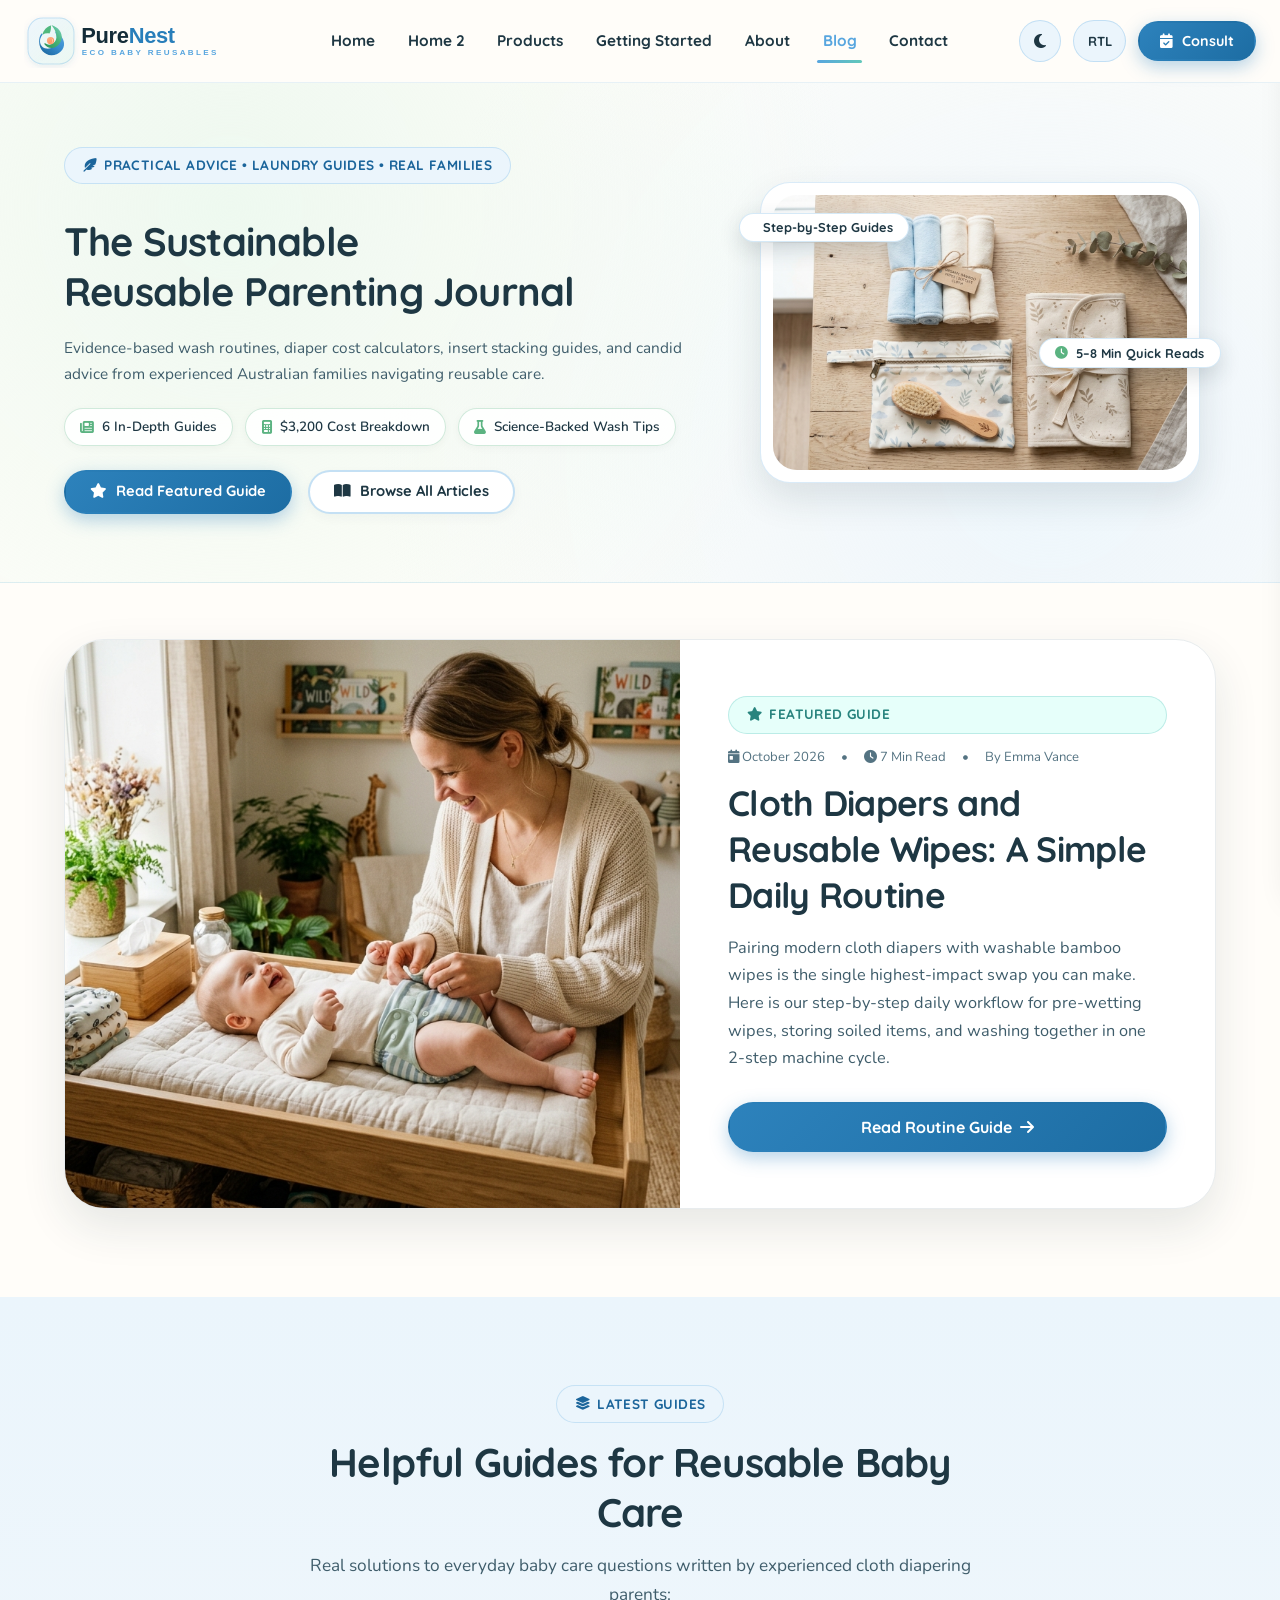
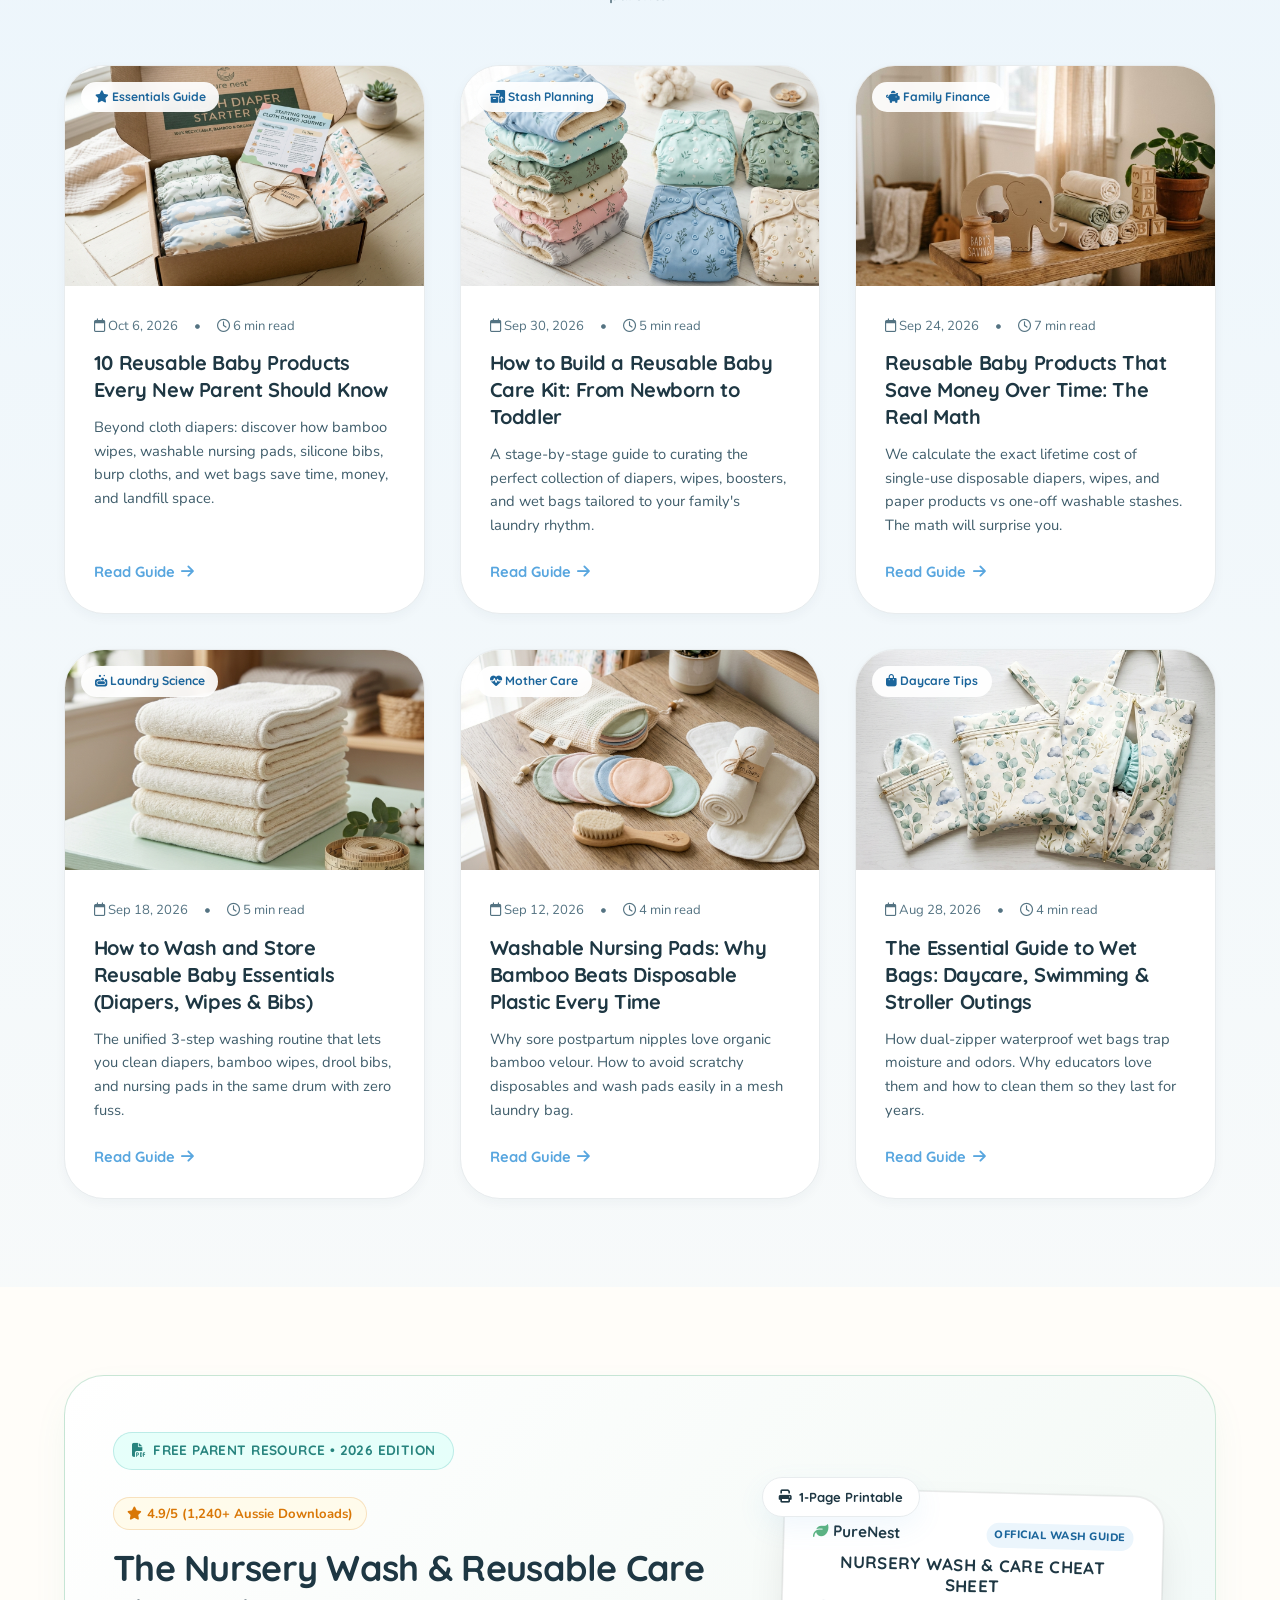
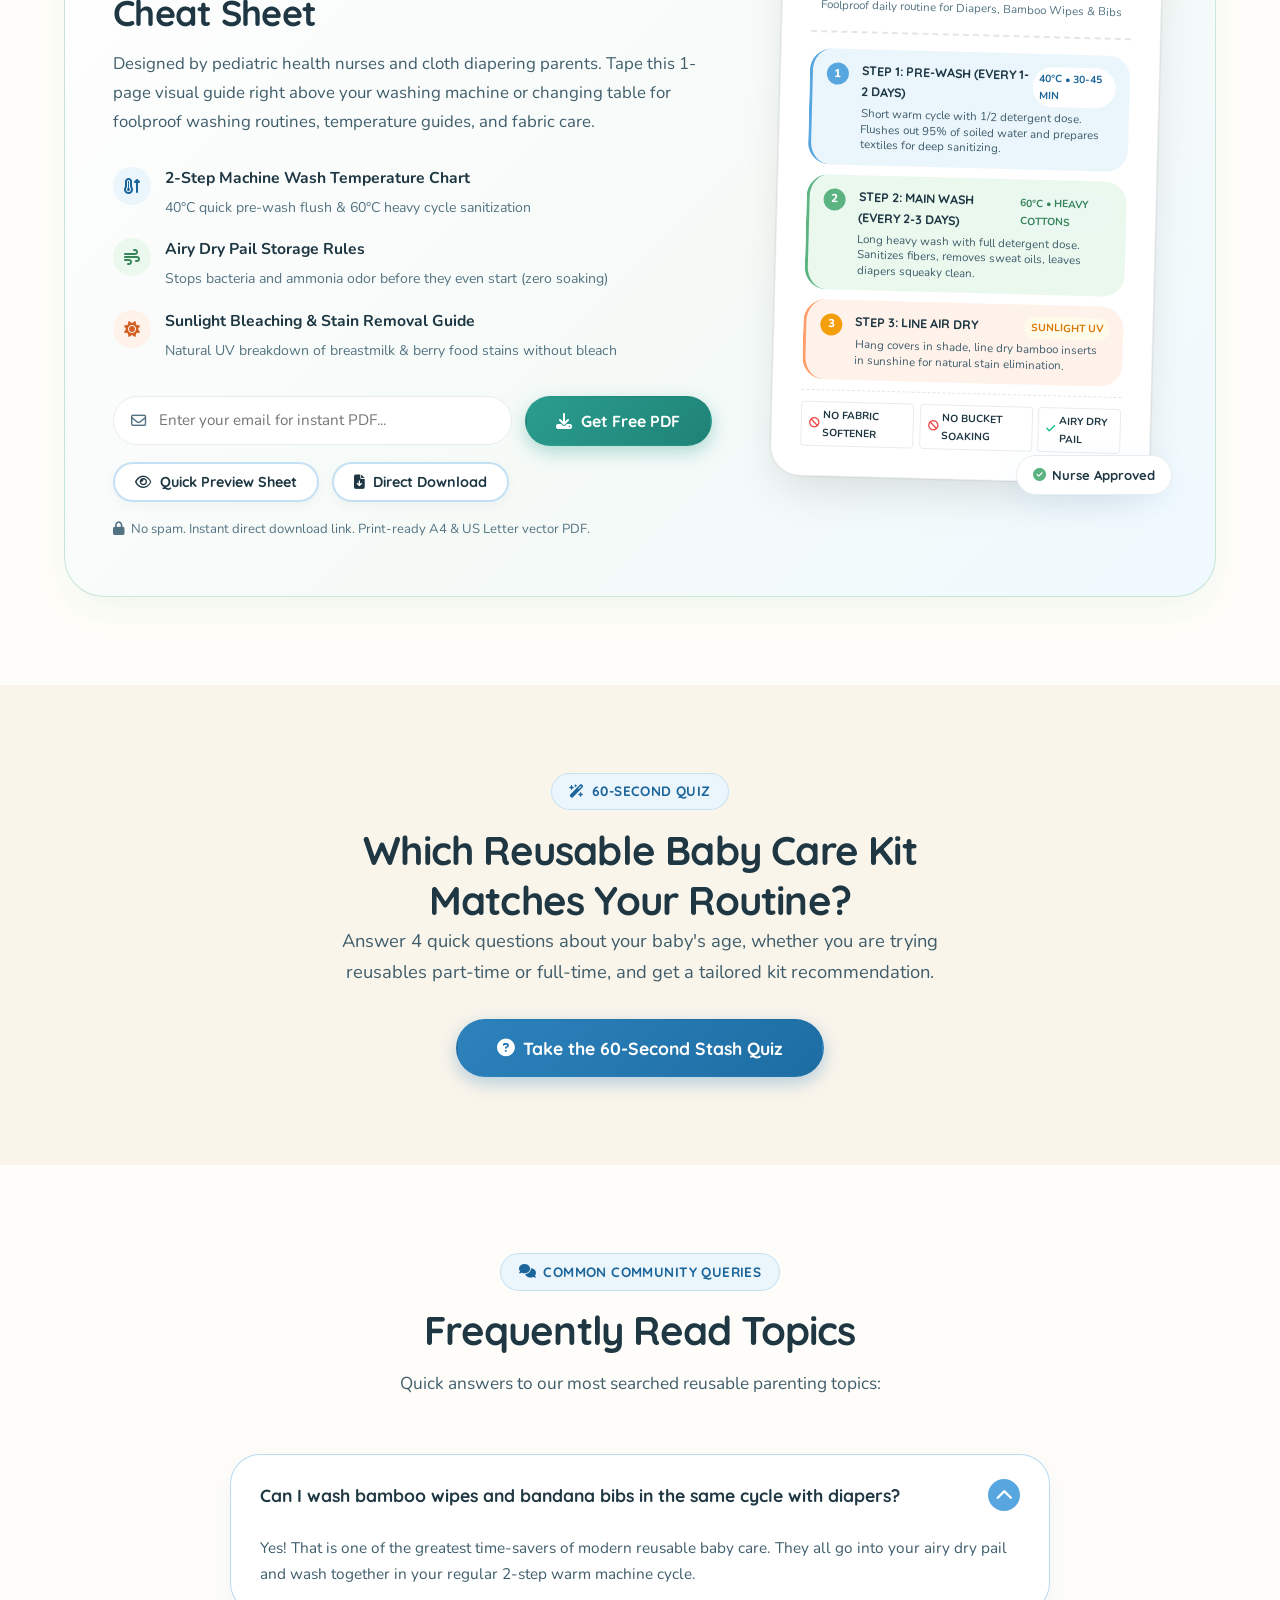
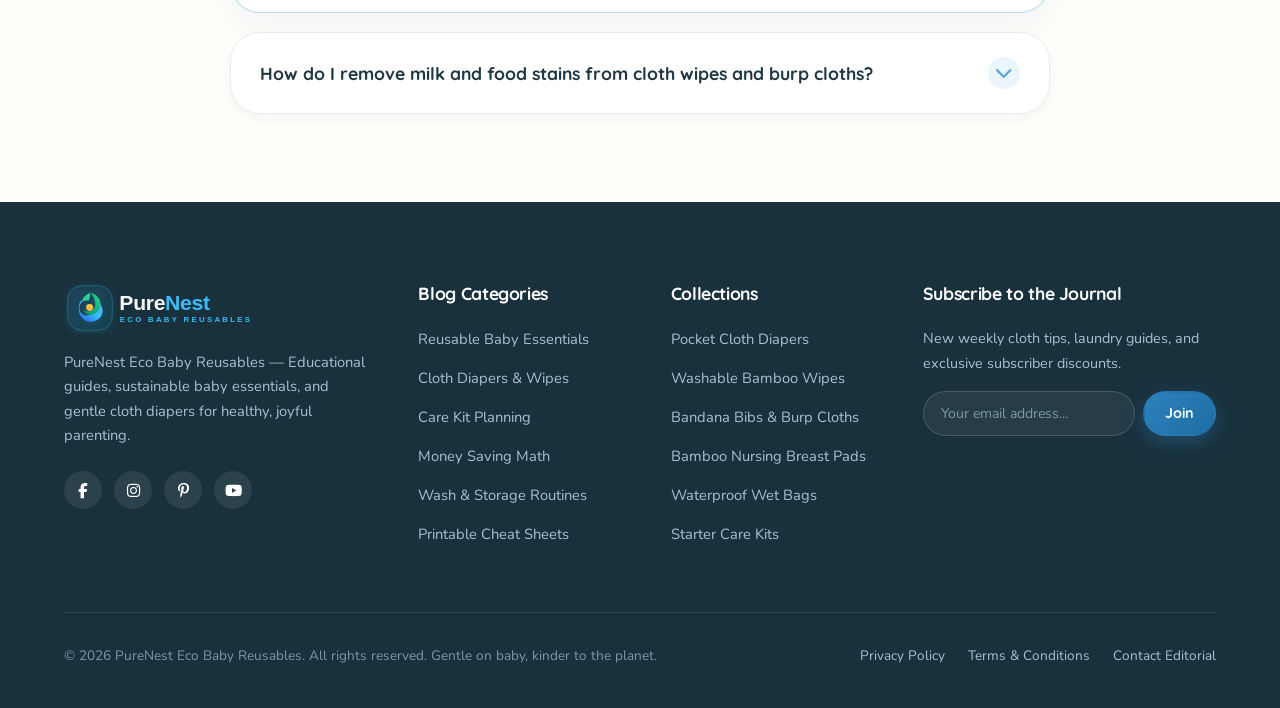
<file: blog.html>
<!DOCTYPE html>
<html lang="en">
<head>
  <meta charset="UTF-8">
  <meta name="viewport" content="width=device-width, initial-scale=1.0">
  <meta name="description" content="The PureNest Reusable Baby Products Journal. Expert guides on cloth diapers, washable bamboo wipes, building baby care kits, saving money, and laundry advice.">
  <title>The Reusable Parenting Journal — PureNest Eco Baby</title>
  <link rel="icon" type="image/svg+xml" href="images/favicon.svg">
  <link rel="icon" type="image/png" sizes="32x32" href="images/favicon.png">
  <link rel="shortcut icon" href="favicon.ico">
  <link rel="apple-touch-icon" href="images/favicon.png">
  <link rel="stylesheet" href="https://cdnjs.cloudflare.com/ajax/libs/font-awesome/6.5.0/css/all.min.css">
  <link rel="stylesheet" href="css/style.css">
</head>
<body>


  <!-- ─── SITE HEADER ─── -->
  <header class="site-header">
    <div class="header-container">
      <a href="index.html" class="header-brand" aria-label="PureNest Eco Baby Home">
        <img src="images/logo.svg" alt="PureNest Eco Baby Reusable Cloth Diapers &amp; Baby Products Logo" class="brand-logo-light">
        <img src="images/logo-dark.svg" alt="PureNest Eco Baby Reusable Cloth Diapers &amp; Baby Products Logo" class="brand-logo-dark">
      </a>

      <!-- Desktop Nav -->
      <nav aria-label="Primary Navigation">
        <ul class="nav-links">
          <li><a href="index.html">Home</a></li>
          <li><a href="home-2.html">Home 2</a></li>
          <li><a href="products.html">Products</a></li>
          <li><a href="getting-started.html">Getting Started</a></li>
          <li><a href="about.html">About</a></li>
          <li><a href="blog.html" class="active">Blog</a></li>
          <li><a href="contact.html">Contact</a></li>
        </ul>
      </nav>

      <!-- Header Actions -->
      <div class="header-actions">
        <button id="themeToggleBtn" class="header-util-btn icon-only theme-toggle-btn" aria-label="Toggle Dark / Light Theme" title="Toggle Theme">
          <i class="fa-solid fa-moon"></i>
        </button>
        <button id="rtlToggleBtn" class="header-util-btn rtl-toggle-btn" aria-label="Toggle RTL / LTR Layout" title="Toggle RTL Layout">
          <span class="rtl-text-label">RTL</span>
        </button>
        <a href="contact.html" class="btn btn-primary btn-sm">
          <i class="fa-solid fa-calendar-check"></i> Consult
        </a>
        <button class="hamburger-btn" id="hamburgerBtn" aria-label="Toggle navigation menu">
          <span></span>
          <span></span>
          <span></span>
        </button>
      </div>
    </div>
  </header>

  <!-- ─── MOBILE DRAWER & OVERLAY ─── -->
  <div class="mobile-nav-overlay" id="mobileNavOverlay"></div>
  <aside class="mobile-nav-drawer" id="mobileNavDrawer" aria-label="Mobile Navigation">
    <div class="mobile-nav-header">
      <img src="images/logo.svg" alt="PureNest Logo" class="brand-logo-light" style="height: 38px;">
      <img src="images/logo-dark.svg" alt="PureNest Logo" class="brand-logo-dark" style="height: 38px;">
      <button id="mobileNavClose" style="background:none; border:none; font-size:1.4rem; color:var(--text-title); cursor:pointer;">
        <i class="fa-solid fa-xmark"></i>
      </button>
    </div>
    <ul class="mobile-nav-links">
      <li><a href="index.html">Home <i class="fa-solid fa-chevron-right"></i></a></li>
      <li><a href="home-2.html">Home 2 <i class="fa-solid fa-chevron-right"></i></a></li>
      <li><a href="products.html">Products <i class="fa-solid fa-chevron-right"></i></a></li>
      <li><a href="getting-started.html">Getting Started <i class="fa-solid fa-chevron-right"></i></a></li>
      <li><a href="about.html">About <i class="fa-solid fa-chevron-right"></i></a></li>
      <li><a href="blog.html" class="active">Blog <i class="fa-solid fa-chevron-right"></i></a></li>
      <li><a href="contact.html">Contact <i class="fa-solid fa-chevron-right"></i></a></li>
    </ul>
    <div class="mobile-nav-footer">
      <div class="mobile-drawer-util-row" style="margin-top:0; padding-top:0; border-top:none; margin-bottom:1rem;">
        <button class="header-util-btn theme-toggle-btn" id="mobileThemeToggleBtn" aria-label="Toggle Dark / Light Theme">
          <i class="fa-solid fa-moon"></i>
          <span>Theme</span>
        </button>
        <button class="header-util-btn rtl-toggle-btn" id="mobileRtlToggleBtn" aria-label="Toggle RTL Mode">
          <span class="rtl-text-label">RTL</span>
        </button>
      </div>
      <a href="contact.html" class="btn btn-primary" style="width: 100%;">
        <i class="fa-solid fa-calendar-check"></i> Book Free Fit Consult
      </a>
    </div>
  </aside>

  <main>
    <!-- ═════════════════════════════════════════════════════════════════
         SECTION 1: BLOG JOURNAL HERO (UNIFIED 440PX HEIGHT SYSTEM)
         ═════════════════════════════════════════════════════════════════ -->
    <section class="page-hero-unified" aria-label="Blog Journal Hero">
      <div class="container">
        <div class="hero-grid-2col">

          <div class="hero-content-col">
            <div class="hero-badge">
              <span class="badge-pill badge-sky">
                <i class="fa-solid fa-feather-pointed"></i> Practical Advice &bull; Laundry Guides &bull; Real Families
              </span>
            </div>

            <h1>
              The Sustainable <br>
              <span class="gradient-text">Reusable Parenting Journal</span>
            </h1>

            <p class="hero-lead">
              Evidence-based wash routines, diaper cost calculators, insert stacking guides, and candid advice from experienced Australian families navigating reusable care.
            </p>

            <div class="hero-points-chips">
              <span class="hero-point-tag">
                <i class="fa-solid fa-newspaper"></i> 6 In-Depth Guides
              </span>
              <span class="hero-point-tag">
                <i class="fa-solid fa-calculator"></i> $3,200 Cost Breakdown
              </span>
              <span class="hero-point-tag">
                <i class="fa-solid fa-flask"></i> Science-Backed Wash Tips
              </span>
            </div>

            <div class="hero-buttons-wrap">
              <a href="#featured-article" class="btn btn-primary">
                <i class="fa-solid fa-star"></i> Read Featured Guide
              </a>
              <a href="#articles-grid" class="btn btn-secondary">
                <i class="fa-solid fa-book-open"></i> Browse All Articles
              </a>
            </div>
          </div>

          <!-- Hero Visual with Hotspots -->
          <div class="hero-visual-col">
            <div class="visual-card-wrap">
              <img src="images/wipes_accessories.jpg"
                alt="PureNest Reusable Bamboo Wipes and Daily Baby Care Accessories">

              <!-- Hotspot 1 -->
              <div class="story-hotspot hotspot-1">
                <i class="fa-solid fa-sparkles" style="color:var(--sky-blue);"></i>
                <span>Step-by-Step Guides</span>
              </div>

              <!-- Hotspot 2 -->
              <div class="story-hotspot hotspot-2">
                <i class="fa-solid fa-clock" style="color:var(--pastel-green);"></i>
                <span>5–8 Min Quick Reads</span>
              </div>
            </div>
          </div>

        </div>
      </div>
    </section>

    <!-- ═════════════════════════════════════════════════════════════════
         SECTION 2: FEATURED ARTICLE
         ═════════════════════════════════════════════════════════════════ -->
    <section class="section section-cream" style="padding-top: 3.5rem;" aria-label="Featured Article">
      <div class="container">
        <div class="card blog-featured-card">
          <div class="blog-featured-grid">
            
            <div class="blog-featured-media">
              <img src="images/mother_changing_baby.jpg" alt="Mother happily fitting cloth diaper on baby">
            </div>

            <div class="blog-featured-body">
              <span class="badge-pill badge-mint" style="margin-bottom:0.8rem;">
                <i class="fa-solid fa-star"></i> Featured Guide
              </span>
              <div class="blog-meta-row">
                <span><i class="fa-solid fa-calendar-day"></i> October 2026</span>
                <span>&bull;</span>
                <span><i class="fa-solid fa-clock"></i> 7 Min Read</span>
                <span>&bull;</span>
                <span>By Emma Vance</span>
              </div>
              <h2>
                Cloth Diapers and Reusable Wipes: A Simple Daily Routine
              </h2>
              <p>
                Pairing modern cloth diapers with washable bamboo wipes is the single highest-impact swap you can make. Here is our step-by-step daily workflow for pre-wetting wipes, storing soiled items, and washing together in one 2-step machine cycle.
              </p>
              <a href="blog-details.html?id=4" class="btn btn-primary">
                Read Routine Guide <i class="fa-solid fa-arrow-right"></i>
              </a>
            </div>

          </div>
        </div>
      </div>
    </section>

    <!-- ═════════════════════════════════════════════════════════════════
         SECTION 3: ARTICLES GRID (REQUESTED REUSABLE BABY ARTICLES)
         ═════════════════════════════════════════════════════════════════ -->
    <section class="section section-sky" id="articles-grid" aria-label="Article Grid">
      <div class="container">
        <div class="section-header">
          <span class="badge-pill badge-sky">
            <i class="fa-solid fa-layer-group"></i> Latest Guides
          </span>
          <h2>Helpful Guides for Reusable Baby Care</h2>
          <p>
            Real solutions to everyday baby care questions written by experienced cloth diapering parents:
          </p>
        </div>

        <div class="blog-grid">
          
          <!-- Article 1: 10 Reusable Baby Products -->
          <div class="blog-card">
            <a href="blog-details.html?id=1" class="blog-card-media" aria-label="Read 10 Reusable Baby Products Every New Parent Should Know">
              <img src="images/starter_bundle.jpg" alt="10 Reusable Baby Products Every New Parent Should Know">
              <span class="blog-badge-tag"><i class="fa-solid fa-star"></i> Essentials Guide</span>
            </a>
            <div class="blog-card-body">
              <div class="blog-meta-row">
                <span><i class="fa-regular fa-calendar"></i> Oct 6, 2026</span>
                <span>&bull;</span>
                <span><i class="fa-regular fa-clock"></i> 6 min read</span>
              </div>
              <h3><a href="blog-details.html?id=1">10 Reusable Baby Products Every New Parent Should Know</a></h3>
              <p>
                Beyond cloth diapers: discover how bamboo wipes, washable nursing pads, silicone bibs, burp cloths, and wet bags save time, money, and landfill space.
              </p>
              <a href="blog-details.html?id=1" class="blog-read-more">
                Read Guide <i class="fa-solid fa-arrow-right"></i>
              </a>
            </div>
          </div>

          <!-- Article 2: How to Build a Baby Care Kit -->
          <div class="blog-card">
            <a href="blog-details.html?id=2" class="blog-card-media" aria-label="Read How to Build a Reusable Baby Care Kit">
              <img src="images/diapers_collection.jpg" alt="How to Build a Reusable Baby Care Kit">
              <span class="blog-badge-tag"><i class="fa-solid fa-boxes-packing"></i> Stash Planning</span>
            </a>
            <div class="blog-card-body">
              <div class="blog-meta-row">
                <span><i class="fa-regular fa-calendar"></i> Sep 30, 2026</span>
                <span>&bull;</span>
                <span><i class="fa-regular fa-clock"></i> 5 min read</span>
              </div>
              <h3><a href="blog-details.html?id=2">How to Build a Reusable Baby Care Kit: From Newborn to Toddler</a></h3>
              <p>
                A stage-by-stage guide to curating the perfect collection of diapers, wipes, boosters, and wet bags tailored to your family's laundry rhythm.
              </p>
              <a href="blog-details.html?id=2" class="blog-read-more">
                Read Guide <i class="fa-solid fa-arrow-right"></i>
              </a>
            </div>
          </div>

          <!-- Article 3: Reusable Baby Products That Save Money -->
          <div class="blog-card">
            <a href="blog-details.html?id=3" class="blog-card-media" aria-label="Read Reusable Baby Products That Save Money Over Time">
              <img src="images/eco_savings.jpg" alt="Reusable Baby Products That Save Money Over Time">
              <span class="blog-badge-tag"><i class="fa-solid fa-piggy-bank"></i> Family Finance</span>
            </a>
            <div class="blog-card-body">
              <div class="blog-meta-row">
                <span><i class="fa-regular fa-calendar"></i> Sep 24, 2026</span>
                <span>&bull;</span>
                <span><i class="fa-regular fa-clock"></i> 7 min read</span>
              </div>
              <h3><a href="blog-details.html?id=3">Reusable Baby Products That Save Money Over Time: The Real Math</a></h3>
              <p>
                We calculate the exact lifetime cost of single-use disposable diapers, wipes, and paper products vs one-off washable stashes. The math will surprise you.
              </p>
              <a href="blog-details.html?id=3" class="blog-read-more">
                Read Guide <i class="fa-solid fa-arrow-right"></i>
              </a>
            </div>
          </div>

          <!-- Article 4: How to Wash and Store Reusable Baby Essentials -->
          <div class="blog-card">
            <a href="blog-details.html?id=4" class="blog-card-media" aria-label="Read How to Wash and Store Reusable Baby Essentials">
              <img src="images/bamboo_inserts_pack.jpg" alt="How to Wash and Store Reusable Baby Essentials">
              <span class="blog-badge-tag"><i class="fa-solid fa-soap"></i> Laundry Science</span>
            </a>
            <div class="blog-card-body">
              <div class="blog-meta-row">
                <span><i class="fa-regular fa-calendar"></i> Sep 18, 2026</span>
                <span>&bull;</span>
                <span><i class="fa-regular fa-clock"></i> 5 min read</span>
              </div>
              <h3><a href="blog-details.html?id=4">How to Wash and Store Reusable Baby Essentials (Diapers, Wipes &amp; Bibs)</a></h3>
              <p>
                The unified 3-step washing routine that lets you clean diapers, bamboo wipes, drool bibs, and nursing pads in the same drum with zero fuss.
              </p>
              <a href="blog-details.html?id=4" class="blog-read-more">
                Read Guide <i class="fa-solid fa-arrow-right"></i>
              </a>
            </div>
          </div>

          <!-- Article 5: Washable Nursing Pads -->
          <div class="blog-card">
            <a href="blog-details.html?id=5" class="blog-card-media" aria-label="Read Washable Nursing Pads">
              <img src="images/nursing_pads.jpg" alt="Washable Bamboo Nursing Breast Pads">
              <span class="blog-badge-tag"><i class="fa-solid fa-heart-pulse"></i> Mother Care</span>
            </a>
            <div class="blog-card-body">
              <div class="blog-meta-row">
                <span><i class="fa-regular fa-calendar"></i> Sep 12, 2026</span>
                <span>&bull;</span>
                <span><i class="fa-regular fa-clock"></i> 4 min read</span>
              </div>
              <h3><a href="blog-details.html?id=5">Washable Nursing Pads: Why Bamboo Beats Disposable Plastic Every Time</a></h3>
              <p>
                Why sore postpartum nipples love organic bamboo velour. How to avoid scratchy disposables and wash pads easily in a mesh laundry bag.
              </p>
              <a href="blog-details.html?id=5" class="blog-read-more">
                Read Guide <i class="fa-solid fa-arrow-right"></i>
              </a>
            </div>
          </div>

          <!-- Article 6: Wet Bags for Daycare & Outings -->
          <div class="blog-card">
            <a href="blog-details.html?id=6" class="blog-card-media" aria-label="Read The Essential Guide to Wet Bags">
              <img src="images/wet_bags.jpg" alt="Waterproof Wet Bags for Daycare and Outings">
              <span class="blog-badge-tag"><i class="fa-solid fa-bag-shopping"></i> Daycare Tips</span>
            </a>
            <div class="blog-card-body">
              <div class="blog-meta-row">
                <span><i class="fa-regular fa-calendar"></i> Aug 28, 2026</span>
                <span>&bull;</span>
                <span><i class="fa-regular fa-clock"></i> 4 min read</span>
              </div>
              <h3><a href="blog-details.html?id=6">The Essential Guide to Wet Bags: Daycare, Swimming &amp; Stroller Outings</a></h3>
              <p>
                How dual-zipper waterproof wet bags trap moisture and odors. Why educators love them and how to clean them so they last for years.
              </p>
              <a href="blog-details.html?id=6" class="blog-read-more">
                Read Guide <i class="fa-solid fa-arrow-right"></i>
              </a>
            </div>
          </div>

        </div>
      </div>
    </section>

    <!-- ═════════════════════════════════════════════════════════════════
         SECTION 4: FREE DOWNLOADABLE NURSERY RESOURCE KIT (REDESIGNED)
         ═════════════════════════════════════════════════════════════════ -->
    <section class="section section-cream" id="downloadable-resources" aria-label="Free Downloads">
      <div class="container">
        <div class="cheatsheet-showcase-box">
          <div class="cheatsheet-split-grid">
            
            <!-- Left Info & Download Column -->
            <div class="cheatsheet-info-col">
              <div class="cheatsheet-pill-header">
                <span class="badge-pill badge-mint">
                  <i class="fa-solid fa-file-pdf"></i> Free Parent Resource &bull; 2026 Edition
                </span>
                <span class="cheatsheet-rating-chip">
                  <i class="fa-solid fa-star"></i> 4.9/5 (1,240+ Aussie Downloads)
                </span>
              </div>

              <h2>The Nursery Wash &amp; Reusable Care Cheat Sheet</h2>
              <p class="cheatsheet-lead-desc">
                Designed by pediatric health nurses and cloth diapering parents. Tape this 1-page visual guide right above your washing machine or changing table for foolproof washing routines, temperature guides, and fabric care.
              </p>

              <!-- Feature Bullet Cards -->
              <div class="cheatsheet-feature-list">
                <div class="cheatsheet-feat-item">
                  <div class="feat-icon-bullet" style="background:var(--sky-blue-light); color:var(--sky-blue-deep);">
                    <i class="fa-solid fa-temperature-arrow-up"></i>
                  </div>
                  <div>
                    <strong>2-Step Machine Wash Temperature Chart</strong>
                    <span>40°C quick pre-wash flush &amp; 60°C heavy cycle sanitization</span>
                  </div>
                </div>

                <div class="cheatsheet-feat-item">
                  <div class="feat-icon-bullet" style="background:var(--pastel-green-light); color:var(--pastel-green-dark);">
                    <i class="fa-solid fa-wind"></i>
                  </div>
                  <div>
                    <strong>Airy Dry Pail Storage Rules</strong>
                    <span>Stops bacteria and ammonia odor before they even start (zero soaking)</span>
                  </div>
                </div>

                <div class="cheatsheet-feat-item">
                  <div class="feat-icon-bullet" style="background:var(--warm-peach-light); color:#D36127;">
                    <i class="fa-solid fa-sun"></i>
                  </div>
                  <div>
                    <strong>Sunlight Bleaching &amp; Stain Removal Guide</strong>
                    <span>Natural UV breakdown of breastmilk &amp; berry food stains without bleach</span>
                  </div>
                </div>
              </div>

              <!-- Interactive Download & Preview Form -->
              <div class="cheatsheet-action-area">
                <form class="cheatsheet-download-form" onsubmit="handleCheatSheetSubmit(event)">
                  <div class="cs-input-group">
                    <i class="fa-regular fa-envelope cs-input-icon"></i>
                    <input type="email" id="csUserEmail" placeholder="Enter your email for instant PDF..." required>
                  </div>
                  <button type="submit" class="btn btn-mint">
                    <i class="fa-solid fa-download"></i> Get Free PDF
                  </button>
                </form>

                <div class="cheatsheet-quick-tools">
                  <button type="button" class="btn btn-secondary btn-sm" onclick="openCheatSheetModal()">
                    <i class="fa-regular fa-eye"></i> Quick Preview Sheet
                  </button>
                  <button type="button" class="btn btn-secondary btn-sm" onclick="triggerDirectCheatSheetDownload()">
                    <i class="fa-solid fa-file-arrow-down"></i> Direct Download
                  </button>
                </div>

                <div class="cheatsheet-guarantee-note">
                  <i class="fa-solid fa-lock"></i> No spam. Instant direct download link. Print-ready A4 &amp; US Letter vector PDF.
                </div>
              </div>
            </div>

            <!-- Right Visual Poster Mockup Column -->
            <div class="cheatsheet-visual-col">
              <div class="poster-mockup-wrapper" onclick="openCheatSheetModal()" title="Click to preview printable cheat sheet" tabindex="0" role="button">
                
                <!-- Floating Badges -->
                <div class="cs-float-chip float-top-left">
                  <i class="fa-solid fa-print"></i> 1-Page Printable
                </div>
                <div class="cs-float-chip float-bottom-right">
                  <i class="fa-solid fa-circle-check" style="color:var(--pastel-green);"></i> Nurse Approved
                </div>

                <!-- Printable Sheet Simulation Card -->
                <div class="poster-sheet-frame">
                  
                  <!-- Poster Top Header -->
                  <div class="sheet-top-banner">
                    <div class="sheet-brand-row">
                      <div class="sheet-brand-mark">
                        <i class="fa-solid fa-leaf" style="color:var(--pastel-green);"></i> PureNest
                      </div>
                      <span class="sheet-badge-tiny">OFFICIAL WASH GUIDE</span>
                    </div>
                    <div class="sheet-title-text">NURSERY WASH &amp; CARE CHEAT SHEET</div>
                    <div class="sheet-sub-text">Foolproof daily routine for Diapers, Bamboo Wipes &amp; Bibs</div>
                  </div>

                  <!-- Step 1 Block: Pre-Wash -->
                  <div class="sheet-step-box step-prewash">
                    <div class="step-num-badge">1</div>
                    <div class="step-info-block">
                      <div class="step-title-row">
                        <strong>STEP 1: PRE-WASH (EVERY 1-2 DAYS)</strong>
                        <span class="step-spec-tag">40°C &bull; 30-45 MIN</span>
                      </div>
                      <p>Short warm cycle with 1/2 detergent dose. Flushes out 95% of soiled water and prepares textiles for deep sanitizing.</p>
                    </div>
                  </div>

                  <!-- Step 2 Block: Main Wash -->
                  <div class="sheet-step-box step-mainwash">
                    <div class="step-num-badge" style="background:var(--pastel-green);">2</div>
                    <div class="step-info-block">
                      <div class="step-title-row">
                        <strong>STEP 2: MAIN WASH (EVERY 2-3 DAYS)</strong>
                        <span class="step-spec-tag">60°C &bull; HEAVY COTTONS</span>
                      </div>
                      <p>Long heavy wash with full detergent dose. Sanitizes fibers, removes sweat oils, leaves diapers squeaky clean.</p>
                    </div>
                  </div>

                  <!-- Step 3 Block: Drying -->
                  <div class="sheet-step-box step-dry">
                    <div class="step-num-badge" style="background:#F59E0B;">3</div>
                    <div class="step-info-block">
                      <div class="step-title-row">
                        <strong>STEP 3: LINE AIR DRY</strong>
                        <span class="step-spec-tag">SUNLIGHT UV</span>
                      </div>
                      <p>Hang covers in shade, line dry bamboo inserts in sunshine for natural stain elimination.</p>
                    </div>
                  </div>

                  <!-- Poster Footer Rules -->
                  <div class="sheet-rules-bar">
                    <div class="rule-chip-item"><i class="fa-solid fa-ban" style="color:#EF4444;"></i> NO FABRIC SOFTENER</div>
                    <div class="rule-chip-item"><i class="fa-solid fa-ban" style="color:#EF4444;"></i> NO BUCKET SOAKING</div>
                    <div class="rule-chip-item"><i class="fa-solid fa-check" style="color:#10B981;"></i> AIRY DRY PAIL</div>
                  </div>

                  <!-- Click To Zoom Indicator -->
                  <div class="sheet-zoom-overlay">
                    <i class="fa-solid fa-magnifying-glass-plus"></i>
                    <span>Click to View Full Size</span>
                  </div>

                </div>
              </div>
            </div>

          </div>
        </div>
      </div>
    </section>

    <!-- ═════════════════════════════════════════════════════════════════
         SECTION 5: INTERACTIVE CARE KIT QUIZ CALLOUT
         ═════════════════════════════════════════════════════════════════ -->
    <section class="section section-warm" id="quiz-callout" aria-label="Care Kit Quiz">
      <div class="container text-center">
        <div style="max-width: 680px; margin: 0 auto;">
          <span class="badge-pill badge-sky">
            <i class="fa-solid fa-wand-magic-sparkles"></i> 60-Second Quiz
          </span>
          <h2>Which Reusable Baby Care Kit Matches Your Routine?</h2>
          <p class="text-lead" style="margin-bottom: 2rem;">
            Answer 4 quick questions about your baby's age, whether you are trying reusables part-time or full-time, and get a tailored kit recommendation.
          </p>
          <a href="contact.html?interest=Personalized+Baby+Care+Kit+Recommendation" class="btn btn-primary btn-lg">
            <i class="fa-solid fa-circle-question"></i> Take the 60-Second Stash Quiz
          </a>
        </div>
      </div>
    </section>

    <!-- ═════════════════════════════════════════════════════════════════
         SECTION 6: BLOG FAQ SECTION
         ═════════════════════════════════════════════════════════════════ -->
    <section class="section section-cream" id="blog-faq" aria-label="Blog Topics FAQ">
      <div class="container">
        <div class="section-header">
          <span class="badge-pill badge-sky">
            <i class="fa-solid fa-comments"></i> Common Community Queries
          </span>
          <h2>Frequently Read Topics</h2>
          <p>
            Quick answers to our most searched reusable parenting topics:
          </p>
        </div>

        <div class="faq-accordion-container">
          <div class="faq-item active">
            <button class="faq-question-btn" type="button">
              <span>Can I wash bamboo wipes and bandana bibs in the same cycle with diapers?</span>
              <div class="faq-icon-arrow"><i class="fa-solid fa-chevron-down"></i></div>
            </button>
            <div class="faq-answer-content">
              <p>
                Yes! That is one of the greatest time-savers of modern reusable baby care. They all go into your airy dry pail and wash together in your regular 2-step warm machine cycle.
              </p>
            </div>
          </div>

          <div class="faq-item">
            <button class="faq-question-btn" type="button">
              <span>How do I remove milk and food stains from cloth wipes and burp cloths?</span>
              <div class="faq-icon-arrow"><i class="fa-solid fa-chevron-down"></i></div>
            </button>
            <div class="faq-answer-content">
              <p>
                Hanging clean damp wipes and burp cloths in natural sunlight for 2–3 hours naturally breaks down pigments and stains without needing chemical bleaches!
              </p>
            </div>
          </div>
        </div>

      </div>
    </section>
  </main>

  <!-- ─── FOOTER ─── -->
  <footer class="site-footer">
    <div class="container">
      <div class="footer-grid">
        <div class="footer-col footer-brand-bio">
          <a href="index.html">
            <img src="images/logo-dark.svg" alt="PureNest Logo" style="height: 44px;">
          </a>
          <p>
            PureNest Eco Baby Reusables — Educational guides, sustainable baby essentials, and gentle cloth diapers for healthy, joyful parenting.
          </p>
          <div class="footer-social-links">
            <a href="#" class="social-circle" aria-label="Facebook"><i class="fa-brands fa-facebook-f"></i></a>
            <a href="#" class="social-circle" aria-label="Instagram"><i class="fa-brands fa-instagram"></i></a>
            <a href="#" class="social-circle" aria-label="Pinterest"><i class="fa-brands fa-pinterest-p"></i></a>
            <a href="#" class="social-circle" aria-label="YouTube"><i class="fa-brands fa-youtube"></i></a>
          </div>
        </div>

        <div class="footer-col">
          <h5>Blog Categories</h5>
          <ul class="footer-links-list">
            <li><a href="#articles-grid">Reusable Baby Essentials</a></li>
            <li><a href="#articles-grid">Cloth Diapers &amp; Wipes</a></li>
            <li><a href="#articles-grid">Care Kit Planning</a></li>
            <li><a href="#articles-grid">Money Saving Math</a></li>
            <li><a href="#articles-grid">Wash &amp; Storage Routines</a></li>
            <li><a href="#downloadable-resources">Printable Cheat Sheets</a></li>
          </ul>
        </div>

        <div class="footer-col">
          <h5>Collections</h5>
          <ul class="footer-links-list">
            <li><a href="products.html?category=cloth-diapers">Pocket Cloth Diapers</a></li>
            <li><a href="products.html?category=wipes">Washable Bamboo Wipes</a></li>
            <li><a href="products.html?category=feeding">Bandana Bibs &amp; Burp Cloths</a></li>
            <li><a href="products.html?category=care">Bamboo Nursing Breast Pads</a></li>
            <li><a href="products.html?category=accessories">Waterproof Wet Bags</a></li>
            <li><a href="products.html?category=bundles">Starter Care Kits</a></li>
          </ul>
        </div>

        <div class="footer-col footer-newsletter-box">
          <h5>Subscribe to the Journal</h5>
          <p>New weekly cloth tips, laundry guides, and exclusive subscriber discounts.</p>
          <form class="footer-subscribe-form">
            <input type="email" placeholder="Your email address..." required>
            <button type="submit" class="btn btn-primary btn-sm">Join</button>
          </form>
        </div>
      </div>

      <div class="footer-bottom-bar">
        <span>&copy; 2026 PureNest Eco Baby Reusables. All rights reserved. Gentle on baby, kinder to the planet.</span>
        <div>
          <a href="#">Privacy Policy</a>
          <a href="#">Terms &amp; Conditions</a>
          <a href="#">Contact Editorial</a>
        </div>
      </div>
    </div>
  </footer>

  <!-- ─── CHEAT SHEET INTERACTIVE PREVIEW MODAL ─── -->
  <div class="cs-modal-backdrop" id="cheatSheetModal" onclick="closeCheatSheetModal(event)" role="dialog" aria-modal="true" aria-labelledby="csModalTitle">
    <div class="cs-modal-dialog" onclick="event.stopPropagation()">
      <div class="cs-modal-header">
        <div style="display:flex; align-items:center; gap:0.8rem;">
          <div class="spec-seal-disc" style="width:38px; height:38px; font-size:1rem; background:var(--pastel-green-light); color:var(--pastel-green-dark); margin:0;">
            <i class="fa-solid fa-file-pdf"></i>
          </div>
          <div>
            <h3 id="csModalTitle" style="margin:0; font-size:1.25rem;">Nursery Wash &amp; Care Cheat Sheet</h3>
            <span style="font-size:0.8rem; color:var(--text-muted);">High-Resolution Printable Vector Guide &bull; 100% Free</span>
          </div>
        </div>
        <button class="cs-modal-close" onclick="closeCheatSheetModal()" aria-label="Close Preview">
          <i class="fa-solid fa-xmark"></i>
        </button>
      </div>

      <div class="cs-modal-body">
        <div class="modal-sheet-canvas">
          <div class="modal-sheet-top">
            <div style="display:flex; justify-content:space-between; align-items:center; margin-bottom:0.8rem;">
              <img src="images/logo.svg" alt="PureNest Logo" style="height:36px;">
              <span class="badge-pill badge-mint">PRINTABLE NURSERY GUIDE</span>
            </div>
            <h2 style="font-size:1.6rem; color:var(--text-title); margin-bottom:0.3rem;">PureNest Daily Wash &amp; Care Protocol</h2>
            <p style="color:var(--text-body); font-size:0.95rem; margin-bottom:1.4rem;">Keep this visual guide pinned near your machine for simple, odor-free, non-toxic washing.</p>
          </div>

          <div class="modal-sheet-grid">
            <!-- Box 1 -->
            <div class="modal-wash-card" style="border-top:4px solid var(--sky-blue);">
              <div class="mwc-badge" style="background:var(--sky-blue-light); color:var(--sky-blue-deep);">STEP 1: PRE-WASH</div>
              <h4>Short Warm Cycle</h4>
              <div class="mwc-spec"><strong>Temp:</strong> 40°C &bull; <strong>Time:</strong> 30–45 mins</div>
              <div class="mwc-spec"><strong>Detergent:</strong> 1/2 regular scoop</div>
              <p>Runs every 1–2 days. Removes 95% of urine and soiling so the main wash is clean water sanitization.</p>
            </div>

            <!-- Box 2 -->
            <div class="modal-wash-card" style="border-top:4px solid var(--pastel-green);">
              <div class="mwc-badge" style="background:var(--pastel-green-light); color:var(--pastel-green-dark);">STEP 2: MAIN WASH</div>
              <h4>Long Heavy Cottons</h4>
              <div class="mwc-spec"><strong>Temp:</strong> 40°C–60°C &bull; <strong>Time:</strong> 2–2.5 hours</div>
              <div class="mwc-spec"><strong>Detergent:</strong> Full standard dose</div>
              <p>Runs every 2–3 days. Thorough mechanical friction and water flow sanitizes diapers, wipes, and bibs.</p>
            </div>

            <!-- Box 3 -->
            <div class="modal-wash-card" style="border-top:4px solid #F59E0B;">
              <div class="mwc-badge" style="background:#FFFBEB; color:#D97706;">STEP 3: DRYING</div>
              <h4>Air Line Dry / Low Dryer</h4>
              <div class="mwc-spec"><strong>Covers:</strong> Line dry in shade</div>
              <div class="mwc-spec"><strong>Inserts &amp; Wipes:</strong> Sunshine or low tumble</div>
              <p>Natural ultraviolet sunshine safely bleaches stains without chemical optical brighteners.</p>
            </div>
          </div>

          <!-- Important Rules Row -->
          <div class="modal-rules-banner">
            <div style="font-weight:700; color:var(--text-title); margin-bottom:0.5rem;"><i class="fa-solid fa-triangle-exclamation" style="color:#D97706;"></i> Essential Laundry Golden Rules:</div>
            <ul class="modal-rules-list">
              <li><i class="fa-solid fa-xmark" style="color:#EF4444;"></i> <strong>Never use fabric softeners:</strong> Coats fibers and ruins absorbency.</li>
              <li><i class="fa-solid fa-xmark" style="color:#EF4444;"></i> <strong>Never soak in water buckets:</strong> Encourages bacteria and degrades elastic.</li>
              <li><i class="fa-solid fa-check" style="color:var(--pastel-green);"></i> <strong>Store in airy dry pails:</strong> Oxygen prevents ammonia odor buildup.</li>
              <li><i class="fa-solid fa-check" style="color:var(--pastel-green);"></i> <strong>Wash all essentials together:</strong> Diapers, wipes, bibs wash in 1 drum.</li>
            </ul>
          </div>
        </div>
      </div>

      <div class="cs-modal-footer">
        <button class="btn btn-secondary btn-sm" onclick="window.print()">
          <i class="fa-solid fa-print"></i> Print Cheat Sheet
        </button>
        <button class="btn btn-mint btn-sm" onclick="triggerDirectCheatSheetDownload()">
          <i class="fa-solid fa-download"></i> Download PDF
        </button>
      </div>
    </div>
  </div>

  <button id="backToTopBtn" class="back-to-top-btn" aria-label="Back to top">
    <i class="fa-solid fa-chevron-up"></i>
  </button>

  <script src="js/main.js"></script>
  <script>
    function openCheatSheetModal() {
      const modal = document.getElementById('cheatSheetModal');
      if (modal) modal.classList.add('active');
    }

    function closeCheatSheetModal(event) {
      if (!event || event.target.id === 'cheatSheetModal' || event.target.closest('.cs-modal-close')) {
        const modal = document.getElementById('cheatSheetModal');
        if (modal) modal.classList.remove('active');
      }
    }

    function handleCheatSheetSubmit(e) {
      e.preventDefault();
      const email = document.getElementById('csUserEmail').value;
      if (email) {
        showToast('Success! Cheat sheet sent to ' + email, 'fa-solid fa-file-circle-check');
        document.getElementById('csUserEmail').value = '';
        setTimeout(triggerDirectCheatSheetDownload, 600);
      }
    }

    function triggerDirectCheatSheetDownload() {
      showToast('Downloading Nursery Wash Cheat Sheet PDF...', 'fa-solid fa-download');
      const element = document.createElement('a');
      element.setAttribute('href', 'images/favicon.svg');
      element.setAttribute('download', 'PureNest-Nursery-Wash-Cheat-Sheet-2026.pdf');
      element.style.display = 'none';
      document.body.appendChild(element);
      element.click();
      document.body.removeChild(element);
    }
  </script>
</body>
</html>
</file>
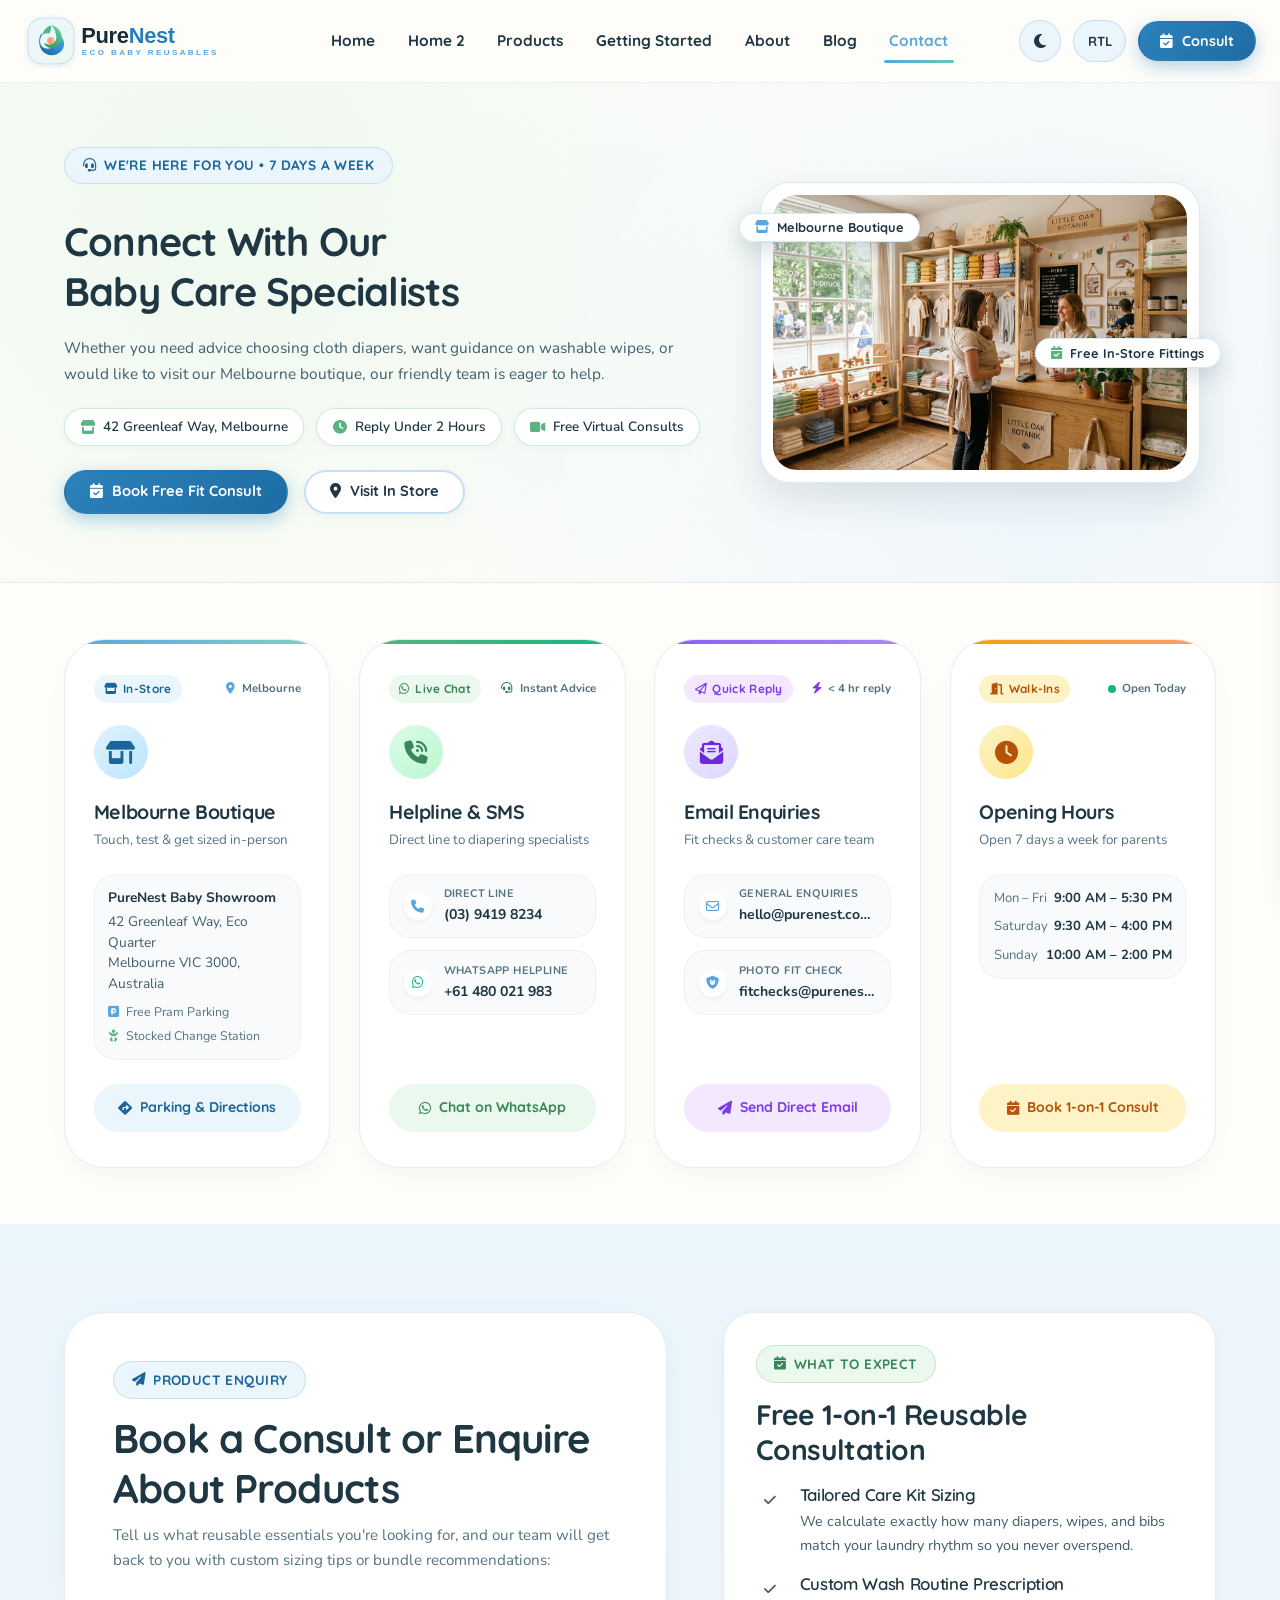
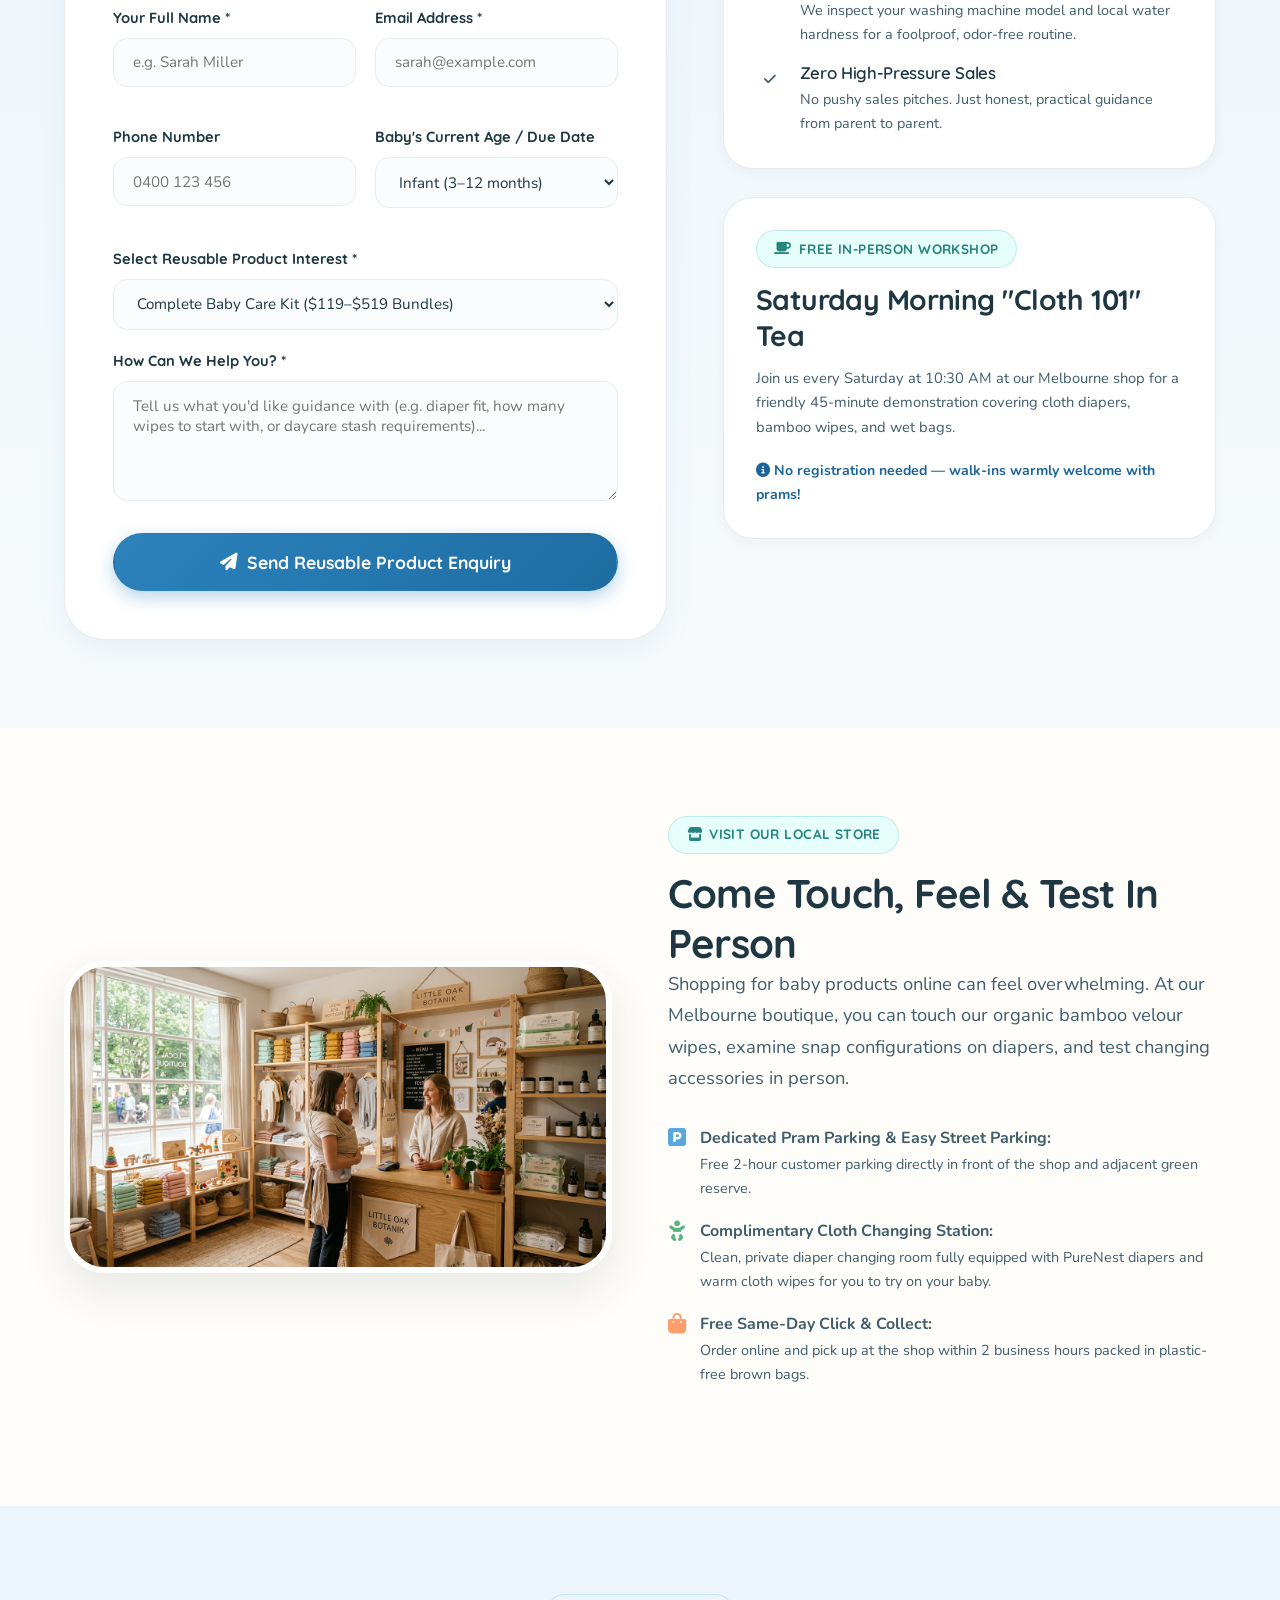
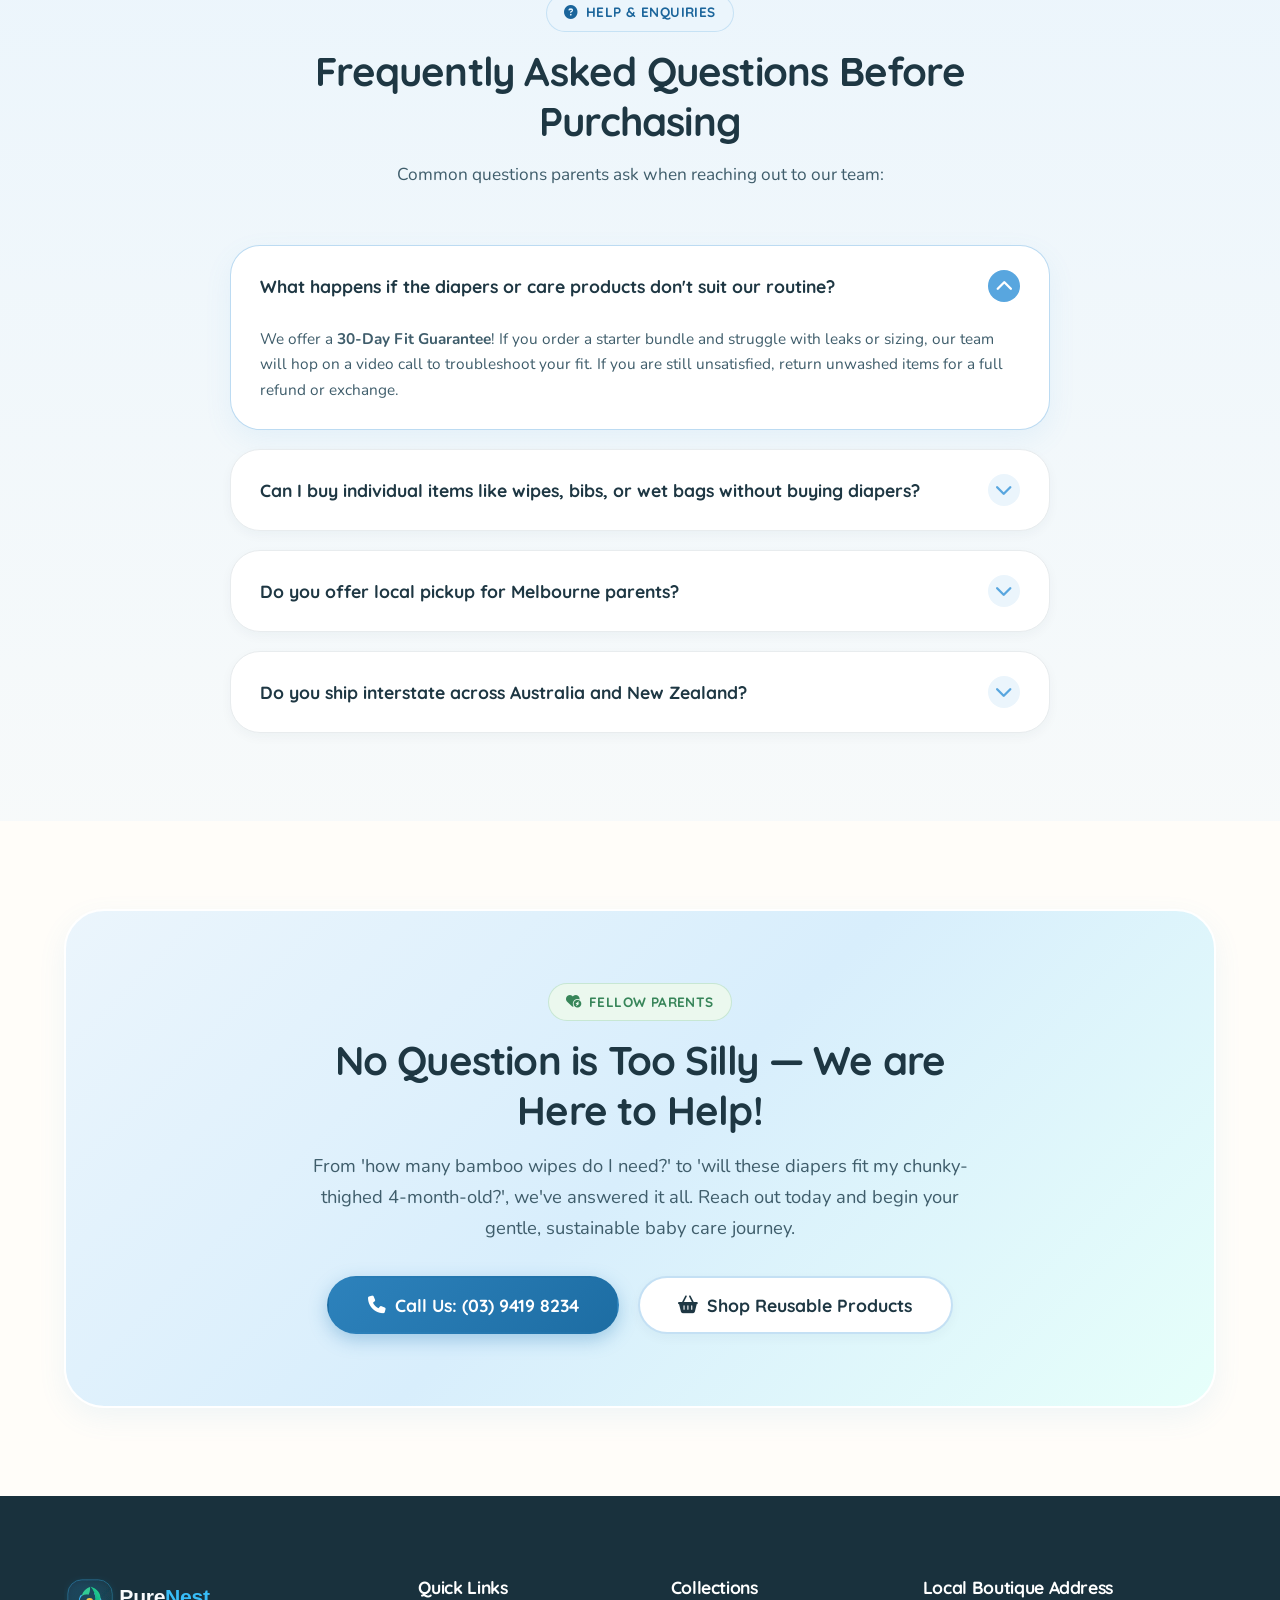
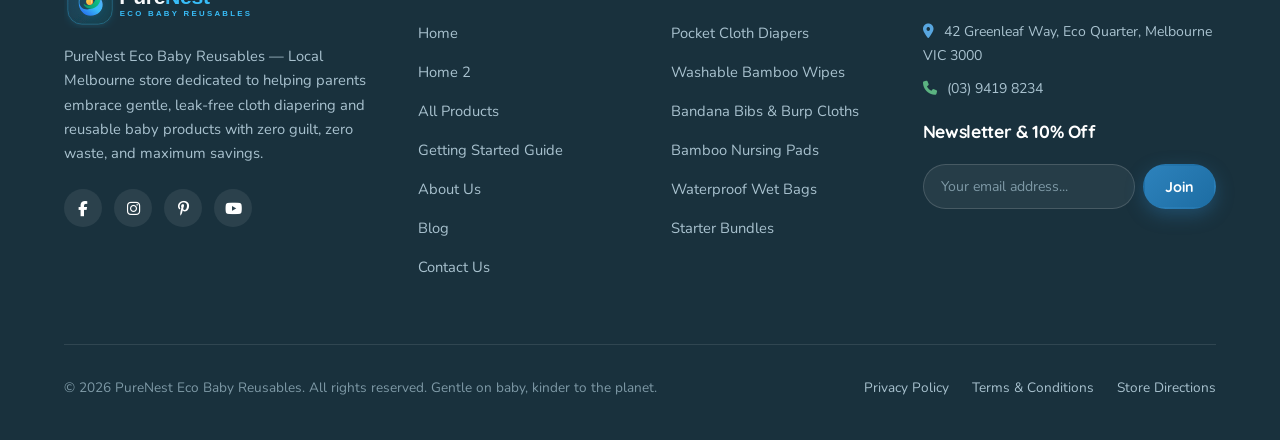
<file: contact.html>
<!DOCTYPE html>
<html lang="en">
<head>
  <meta charset="UTF-8">
  <meta name="viewport" content="width=device-width, initial-scale=1.0">
  <meta name="description" content="Contact PureNest Eco Baby in Melbourne. Enquire about cloth diapers, reusable bamboo wipes, nursing pads, wet bags, or book a free 1-on-1 baby care consultation.">
  <title>Contact &amp; Product Enquiries — PureNest Eco Baby Reusables</title>
  <link rel="icon" type="image/svg+xml" href="images/favicon.svg">
  <link rel="icon" type="image/png" sizes="32x32" href="images/favicon.png">
  <link rel="shortcut icon" href="favicon.ico">
  <link rel="apple-touch-icon" href="images/favicon.png">
  <link rel="stylesheet" href="https://cdnjs.cloudflare.com/ajax/libs/font-awesome/6.5.0/css/all.min.css">
  <link rel="stylesheet" href="css/style.css">
</head>
<body>


  <!-- ─── SITE HEADER ─── -->
  <header class="site-header">
    <div class="header-container">
      <a href="index.html" class="header-brand" aria-label="PureNest Eco Baby Home">
        <img src="images/logo.svg" alt="PureNest Eco Baby Reusable Cloth Diapers &amp; Baby Products Logo" class="brand-logo-light">
        <img src="images/logo-dark.svg" alt="PureNest Eco Baby Reusable Cloth Diapers &amp; Baby Products Logo" class="brand-logo-dark">
      </a>

      <!-- Desktop Nav -->
      <nav aria-label="Primary Navigation">
        <ul class="nav-links">
          <li><a href="index.html">Home</a></li>
          <li><a href="home-2.html">Home 2</a></li>
          <li><a href="products.html">Products</a></li>
          <li><a href="getting-started.html">Getting Started</a></li>
          <li><a href="about.html">About</a></li>
          <li><a href="blog.html">Blog</a></li>
          <li><a href="contact.html" class="active">Contact</a></li>
        </ul>
      </nav>

      <!-- Header Actions -->
      <div class="header-actions">
        <button id="themeToggleBtn" class="header-util-btn icon-only theme-toggle-btn" aria-label="Toggle Dark / Light Theme" title="Toggle Theme">
          <i class="fa-solid fa-moon"></i>
        </button>
        <button id="rtlToggleBtn" class="header-util-btn rtl-toggle-btn" aria-label="Toggle RTL / LTR Layout" title="Toggle RTL Layout">
          <span class="rtl-text-label">RTL</span>
        </button>
        <a href="#contact-form-section" class="btn btn-primary btn-sm">
          <i class="fa-solid fa-calendar-check"></i> Consult
        </a>
        <button class="hamburger-btn" id="hamburgerBtn" aria-label="Toggle navigation menu">
          <span></span>
          <span></span>
          <span></span>
        </button>
      </div>
    </div>
  </header>

  <!-- ─── MOBILE DRAWER & OVERLAY ─── -->
  <div class="mobile-nav-overlay" id="mobileNavOverlay"></div>
  <aside class="mobile-nav-drawer" id="mobileNavDrawer" aria-label="Mobile Navigation">
    <div class="mobile-nav-header">
      <img src="images/logo.svg" alt="PureNest Logo" class="brand-logo-light" style="height: 38px;">
      <img src="images/logo-dark.svg" alt="PureNest Logo" class="brand-logo-dark" style="height: 38px;">
      <button id="mobileNavClose" style="background:none; border:none; font-size:1.4rem; color:var(--text-title); cursor:pointer;">
        <i class="fa-solid fa-xmark"></i>
      </button>
    </div>
    <ul class="mobile-nav-links">
      <li><a href="index.html">Home <i class="fa-solid fa-chevron-right"></i></a></li>
      <li><a href="home-2.html">Home 2 <i class="fa-solid fa-chevron-right"></i></a></li>
      <li><a href="products.html">Products <i class="fa-solid fa-chevron-right"></i></a></li>
      <li><a href="getting-started.html">Getting Started <i class="fa-solid fa-chevron-right"></i></a></li>
      <li><a href="about.html">About <i class="fa-solid fa-chevron-right"></i></a></li>
      <li><a href="blog.html">Blog <i class="fa-solid fa-chevron-right"></i></a></li>
      <li><a href="contact.html" class="active">Contact <i class="fa-solid fa-chevron-right"></i></a></li>
    </ul>
    <div class="mobile-nav-footer">
      <div class="mobile-drawer-util-row" style="margin-top:0; padding-top:0; border-top:none; margin-bottom:1rem;">
        <button class="header-util-btn theme-toggle-btn" id="mobileThemeToggleBtn" aria-label="Toggle Dark / Light Theme">
          <i class="fa-solid fa-moon"></i>
          <span>Theme</span>
        </button>
        <button class="header-util-btn rtl-toggle-btn" id="mobileRtlToggleBtn" aria-label="Toggle RTL Mode">
          <span class="rtl-text-label">RTL</span>
        </button>
      </div>
      <a href="#contact-form-section" class="btn btn-primary" style="width: 100%;">
        <i class="fa-solid fa-calendar-check"></i> Book Free Fit Consult
      </a>
    </div>
  </aside>

  <main>
    <!-- ═════════════════════════════════════════════════════════════════
         SECTION 1: FRIENDLY ENQUIRY HERO (UNIFIED 440PX HEIGHT SYSTEM)
         ═════════════════════════════════════════════════════════════════ -->
    <section class="page-hero-unified" aria-label="Contact Hero">
      <div class="container">
        <div class="hero-grid-2col">

          <div class="hero-content-col">
            <div class="hero-badge">
              <span class="badge-pill badge-sky">
                <i class="fa-solid fa-headset"></i> We're Here For You &bull; 7 Days a Week
              </span>
            </div>

            <h1>
              Connect With Our <br>
              <span class="gradient-text">Baby Care Specialists</span>
            </h1>

            <p class="hero-lead">
              Whether you need advice choosing cloth diapers, want guidance on washable wipes, or would like to visit our Melbourne boutique, our friendly team is eager to help.
            </p>

            <div class="hero-points-chips">
              <span class="hero-point-tag">
                <i class="fa-solid fa-store"></i> 42 Greenleaf Way, Melbourne
              </span>
              <span class="hero-point-tag">
                <i class="fa-solid fa-clock"></i> Reply Under 2 Hours
              </span>
              <span class="hero-point-tag">
                <i class="fa-solid fa-video"></i> Free Virtual Consults
              </span>
            </div>

            <div class="hero-buttons-wrap">
              <a href="#contact-form-section" class="btn btn-primary">
                <i class="fa-solid fa-calendar-check"></i> Book Free Fit Consult
              </a>
              <a href="#consult-visit-section" class="btn btn-secondary">
                <i class="fa-solid fa-location-dot"></i> Visit In Store
              </a>
            </div>
          </div>

          <!-- Hero Visual with Hotspots -->
          <div class="hero-visual-col">
            <div class="visual-card-wrap">
              <img src="images/store_boutique.jpg"
                alt="PureNest Melbourne Boutique Store Front and Consultation Space">

              <!-- Hotspot 1 -->
              <div class="story-hotspot hotspot-1">
                <i class="fa-solid fa-store" style="color:var(--sky-blue);"></i>
                <span>Melbourne Boutique</span>
              </div>

              <!-- Hotspot 2 -->
              <div class="story-hotspot hotspot-2">
                <i class="fa-solid fa-calendar-check" style="color:var(--pastel-green);"></i>
                <span>Free In-Store Fittings</span>
              </div>
            </div>
          </div>

        </div>
      </div>
    </section>

    <!-- ═════════════════════════════════════════════════════════════════
         SECTION 2: STORE & CONTACT INFORMATION CHANNELS (REDESIGNED)
         ═════════════════════════════════════════════════════════════════ -->
    <section class="section section-cream" style="padding-top: 3.5rem; padding-bottom: 3.5rem;" aria-label="Store Information">
      <div class="container">
        <div class="contact-channels-grid">
          
          <!-- Channel Card 1: Boutique -->
          <div class="contact-channel-card theme-sky">
            <div class="channel-card-top">
              <span class="channel-pill-tag tag-sky">
                <i class="fa-solid fa-store"></i> In-Store
              </span>
              <span class="channel-status-indicator">
                <i class="fa-solid fa-location-dot" style="color:var(--sky-blue);"></i> Melbourne
              </span>
            </div>

            <div class="channel-icon-disc disc-sky">
              <i class="fa-solid fa-shop"></i>
            </div>

            <h3>Melbourne Boutique</h3>
            <span class="channel-tagline">Touch, test &amp; get sized in-person</span>

            <div class="channel-content-body">
              <div class="channel-address-box">
                <strong style="color:var(--text-title); display:block; margin-bottom:0.2rem;">PureNest Baby Showroom</strong>
                42 Greenleaf Way, Eco Quarter<br>
                Melbourne VIC 3000, Australia
                
                <div class="channel-mini-perks">
                  <span><i class="fa-solid fa-square-parking" style="color:var(--sky-blue);"></i> Free Pram Parking</span>
                  <span><i class="fa-solid fa-baby" style="color:var(--pastel-green);"></i> Stocked Change Station</span>
                </div>
              </div>
            </div>

            <a href="#boutique-visit" class="channel-action-btn btn-sky-soft">
              <i class="fa-solid fa-diamond-turn-right"></i> Parking &amp; Directions
            </a>
          </div>

          <!-- Channel Card 2: Helpline & WhatsApp -->
          <div class="contact-channel-card theme-mint">
            <div class="channel-card-top">
              <span class="channel-pill-tag tag-mint">
                <i class="fa-brands fa-whatsapp"></i> Live Chat
              </span>
              <span class="channel-status-indicator">
                <i class="fa-solid fa-headset" style="color:var(--pastel-green-dark);"></i> Instant Advice
              </span>
            </div>

            <div class="channel-icon-disc disc-mint">
              <i class="fa-solid fa-phone-volume"></i>
            </div>

            <h3>Helpline &amp; SMS</h3>
            <span class="channel-tagline">Direct line to diapering specialists</span>

            <div class="channel-content-body">
              <a href="tel:0394198234" class="channel-link-item" aria-label="Call Direct Line">
                <div class="cli-icon"><i class="fa-solid fa-phone"></i></div>
                <div class="cli-text">
                  <span class="cli-label">Direct Line</span>
                  <span class="cli-val">(03) 9419 8234</span>
                </div>
              </a>

              <a href="https://wa.me/61480021983" target="_blank" rel="noopener noreferrer" class="channel-link-item whatsapp-cli" aria-label="Chat on WhatsApp">
                <div class="cli-icon"><i class="fa-brands fa-whatsapp"></i></div>
                <div class="cli-text">
                  <span class="cli-label">WhatsApp Helpline</span>
                  <span class="cli-val">+61 480 021 983</span>
                </div>
              </a>
            </div>

            <a href="https://wa.me/61480021983" target="_blank" rel="noopener noreferrer" class="channel-action-btn btn-mint-soft">
              <i class="fa-brands fa-whatsapp"></i> Chat on WhatsApp
            </a>
          </div>

          <!-- Channel Card 3: Email Enquiries -->
          <div class="contact-channel-card theme-purple">
            <div class="channel-card-top">
              <span class="channel-pill-tag tag-purple">
                <i class="fa-regular fa-paper-plane"></i> Quick Reply
              </span>
              <span class="channel-status-indicator">
                <i class="fa-solid fa-bolt" style="color:#7C3AED;"></i> &lt; 4 hr reply
              </span>
            </div>

            <div class="channel-icon-disc disc-purple">
              <i class="fa-solid fa-envelope-open-text"></i>
            </div>

            <h3>Email Enquiries</h3>
            <span class="channel-tagline">Fit checks &amp; customer care team</span>

            <div class="channel-content-body">
              <a href="mailto:hello@purenestreusables.com.au" class="channel-link-item" aria-label="Send general enquiry email">
                <div class="cli-icon"><i class="fa-regular fa-envelope"></i></div>
                <div class="cli-text">
                  <span class="cli-label">General Enquiries</span>
                  <span class="cli-val">hello@purenest.com.au</span>
                </div>
              </a>

              <a href="mailto:fitchecks@purenestreusables.com.au" class="channel-link-item" aria-label="Send fit photo check email">
                <div class="cli-icon"><i class="fa-solid fa-shield-cat"></i></div>
                <div class="cli-text">
                  <span class="cli-label">Photo Fit Check</span>
                  <span class="cli-val">fitchecks@purenest.com.au</span>
                </div>
              </a>
            </div>

            <a href="mailto:hello@purenestreusables.com.au" class="channel-action-btn btn-purple-soft">
              <i class="fa-solid fa-paper-plane"></i> Send Direct Email
            </a>
          </div>

          <!-- Channel Card 4: Store Hours -->
          <div class="contact-channel-card theme-amber">
            <div class="channel-card-top">
              <span class="channel-pill-tag tag-amber">
                <i class="fa-solid fa-door-open"></i> Walk-Ins
              </span>
              <span class="channel-status-indicator">
                <span class="live-pulse-dot"></span> Open Today
              </span>
            </div>

            <div class="channel-icon-disc disc-amber">
              <i class="fa-solid fa-clock"></i>
            </div>

            <h3>Opening Hours</h3>
            <span class="channel-tagline">Open 7 days a week for parents</span>

            <div class="channel-content-body">
              <div class="channel-hours-list">
                <div class="hours-row">
                  <span>Mon – Fri</span>
                  <strong>9:00 AM – 5:30 PM</strong>
                </div>
                <div class="hours-row">
                  <span>Saturday</span>
                  <strong>9:30 AM – 4:00 PM</strong>
                </div>
                <div class="hours-row">
                  <span>Sunday</span>
                  <strong>10:00 AM – 2:00 PM</strong>
                </div>
              </div>
            </div>

            <a href="#contact-form-section" class="channel-action-btn btn-amber-soft">
              <i class="fa-solid fa-calendar-check"></i> Book 1-on-1 Consult
            </a>
          </div>

        </div>
      </div>
    </section>

    <!-- ═════════════════════════════════════════════════════════════════
         SECTION 3: INTERACTIVE ENQUIRY FORM (ALL REUSABLE CATEGORIES)
         ═════════════════════════════════════════════════════════════════ -->
    <section class="section section-sky" id="contact-form-section" aria-label="Enquiry Form">
      <div class="container">
        <div class="contact-split-grid">
          
          <!-- Form Left -->
          <div class="contact-form-card">
            <span class="badge-pill badge-sky">
              <i class="fa-solid fa-paper-plane"></i> Product Enquiry
            </span>
            <h2 style="margin-bottom: 0.6rem;">Book a Consult or Enquire About Products</h2>
            <p style="color:var(--text-muted); font-size:0.95rem; margin-bottom:2rem;">
              Tell us what reusable essentials you're looking for, and our team will get back to you with custom sizing tips or bundle recommendations:
            </p>

            <form id="contactEnquiryForm">
              <div class="form-group-row">
                <div class="form-field">
                  <label for="formFullName">Your Full Name *</label>
                  <input type="text" id="formFullName" placeholder="e.g. Sarah Miller" required>
                </div>
                <div class="form-field">
                  <label for="formEmail">Email Address *</label>
                  <input type="email" id="formEmail" placeholder="sarah@example.com" required>
                </div>
              </div>

              <div class="form-group-row">
                <div class="form-field">
                  <label for="formPhone">Phone Number</label>
                  <input type="tel" id="formPhone" placeholder="0400 123 456">
                </div>
                <div class="form-field">
                  <label for="formBabyAge">Baby's Current Age / Due Date</label>
                  <select id="formBabyAge">
                    <option value="expecting">Expecting / Pregnant</option>
                    <option value="newborn">Newborn (0–3 months)</option>
                    <option value="infant" selected>Infant (3–12 months)</option>
                    <option value="toddler">Toddler (12–24+ months)</option>
                    <option value="twins">Expecting or Have Twins!</option>
                  </select>
                </div>
              </div>

              <!-- Product Interest Dropdown Covering ALL Reusable Categories -->
              <div class="form-field">
                <label for="formProductInterest">Select Reusable Product Interest *</label>
                <select id="formProductInterest" required>
                  <option value="all-in-one-kit">Complete Baby Care Kit ($119–$519 Bundles)</option>
                  <option value="cloth-diapers">Reusable Cloth Diapers (Pocket, AIO, Fitteds)</option>
                  <option value="reusable-wipes">Reusable Bamboo Cloth Wipes &amp; Wipe Pouches</option>
                  <option value="changing-pads">Washable Changing Pads &amp; Travel Mats</option>
                  <option value="inserts-liners">Diaper Inserts, Hemp Boosters &amp; Fleece Liners</option>
                  <option value="wet-bags">Waterproof Wet Bags &amp; Diaper Pails</option>
                  <option value="nursing-pads">Washable Bamboo Nursing Breast Pads</option>
                  <option value="bibs-burp-cloths">Reusable Bandana Bibs &amp; Burp Cloths</option>
                  <option value="bath-feeding">Baby Washcloths &amp; Reusable Feeding Accessories</option>
                  <option value="fit-check-consult">Free 1-on-1 Diaper &amp; Care Fit Check</option>
                  <option value="wash-routine">Washing Routine &amp; Laundry Troubleshooting</option>
                  <option value="other">Other General Inquiry</option>
                </select>
              </div>

              <div class="form-field">
                <label for="formMessage">How Can We Help You? *</label>
                <textarea id="formMessage" placeholder="Tell us what you'd like guidance with (e.g. diaper fit, how many wipes to start with, or daycare stash requirements)..." required></textarea>
              </div>

              <button type="submit" class="btn btn-primary btn-lg" style="width: 100%; margin-top: 0.8rem;">
                <i class="fa-solid fa-paper-plane"></i> Send Reusable Product Enquiry
              </button>
            </form>
          </div>

          <!-- Sidebar Right: Helpful Perks & Workshop -->
          <div class="contact-info-panel">
            <div class="contact-info-card consult-perks-card">
              <span class="badge-pill badge-sage">
                <i class="fa-solid fa-calendar-check"></i> What to Expect
              </span>
              <h3 style="margin-bottom:0.8rem;">Free 1-on-1 Reusable Consultation</h3>
              <ul class="benefit-item-list" style="margin-top:1rem; gap:1rem;">
                <li class="benefit-list-item">
                  <div class="benefit-check-circle"><i class="fa-solid fa-check"></i></div>
                  <div class="benefit-item-content">
                    <h4>Tailored Care Kit Sizing</h4>
                    <p>We calculate exactly how many diapers, wipes, and bibs match your laundry rhythm so you never overspend.</p>
                  </div>
                </li>
                <li class="benefit-list-item">
                  <div class="benefit-check-circle"><i class="fa-solid fa-check"></i></div>
                  <div class="benefit-item-content">
                    <h4>Custom Wash Routine Prescription</h4>
                    <p>We inspect your washing machine model and local water hardness for a foolproof, odor-free routine.</p>
                  </div>
                </li>
                <li class="benefit-list-item">
                  <div class="benefit-check-circle"><i class="fa-solid fa-check"></i></div>
                  <div class="benefit-item-content">
                    <h4>Zero High-Pressure Sales</h4>
                    <p>No pushy sales pitches. Just honest, practical guidance from parent to parent.</p>
                  </div>
                </li>
              </ul>
            </div>

            <div class="contact-info-card">
              <span class="badge-pill badge-mint">
                <i class="fa-solid fa-mug-saucer"></i> Free In-Person Workshop
              </span>
              <h3>Saturday Morning "Cloth 101" Tea</h3>
              <p style="font-size:0.92rem; color:var(--text-body); margin:0.8rem 0 1.2rem;">
                Join us every Saturday at 10:30 AM at our Melbourne shop for a friendly 45-minute demonstration covering cloth diapers, bamboo wipes, and wet bags.
              </p>
              <div style="font-size:0.88rem; font-weight:700; color:var(--sky-blue-deep);">
                <i class="fa-solid fa-circle-info"></i> No registration needed — walk-ins warmly welcome with prams!
              </div>
            </div>
          </div>

        </div>
      </div>
    </section>

    <!-- ═════════════════════════════════════════════════════════════════
         SECTION 4: LOCAL BOUTIQUE VISIT & LOCATION DETAILS
         ═════════════════════════════════════════════════════════════════ -->
    <section class="section section-cream" id="boutique-visit" aria-label="Visit Our Boutique">
      <div class="container">
        <div class="anatomy-showcase">
          <div class="anatomy-image-box">
            <img src="images/store_boutique.jpg" alt="Interior view of PureNest local baby boutique shop with friendly staff and organized reusable essentials">
          </div>

          <div>
            <span class="badge-pill badge-mint">
              <i class="fa-solid fa-store"></i> Visit Our Local Store
            </span>
            <h2>Come Touch, Feel &amp; Test In Person</h2>
            <p class="text-lead">
              Shopping for baby products online can feel overwhelming. At our Melbourne boutique, you can touch our organic bamboo velour wipes, examine snap configurations on diapers, and test changing accessories in person.
            </p>

            <div style="margin:2rem 0; display:flex; flex-direction:column; gap:1.1rem;">
              <div style="display:flex; gap:0.9rem; align-items:flex-start;">
                <i class="fa-solid fa-square-parking" style="color:var(--sky-blue); font-size:1.3rem; margin-top:2px;"></i>
                <div>
                  <strong>Dedicated Pram Parking &amp; Easy Street Parking:</strong>
                  <p style="font-size:0.9rem; margin:0;">Free 2-hour customer parking directly in front of the shop and adjacent green reserve.</p>
                </div>
              </div>

              <div style="display:flex; gap:0.9rem; align-items:flex-start;">
                <i class="fa-solid fa-baby" style="color:var(--pastel-green); font-size:1.3rem; margin-top:2px;"></i>
                <div>
                  <strong>Complimentary Cloth Changing Station:</strong>
                  <p style="font-size:0.9rem; margin:0;">Clean, private diaper changing room fully equipped with PureNest diapers and warm cloth wipes for you to try on your baby.</p>
                </div>
              </div>

              <div style="display:flex; gap:0.9rem; align-items:flex-start;">
                <i class="fa-solid fa-bag-shopping" style="color:var(--warm-peach); font-size:1.3rem; margin-top:2px;"></i>
                <div>
                  <strong>Free Same-Day Click &amp; Collect:</strong>
                  <p style="font-size:0.9rem; margin:0;">Order online and pick up at the shop within 2 business hours packed in plastic-free brown bags.</p>
                </div>
              </div>
            </div>
          </div>
        </div>
      </div>
    </section>

    <!-- ═════════════════════════════════════════════════════════════════
         SECTION 5: FREQUENTLY ASKED CONTACT ENQUIRIES ACCORDION
         ═════════════════════════════════════════════════════════════════ -->
    <section class="section section-sky" id="contact-faq" aria-label="Contact FAQ">
      <div class="container">
        <div class="section-header">
          <span class="badge-pill badge-sky">
            <i class="fa-solid fa-circle-question"></i> Help &amp; Enquiries
          </span>
          <h2>Frequently Asked Questions Before Purchasing</h2>
          <p>
            Common questions parents ask when reaching out to our team:
          </p>
        </div>

        <div class="faq-accordion-container">
          <div class="faq-item active">
            <button class="faq-question-btn" type="button">
              <span>What happens if the diapers or care products don't suit our routine?</span>
              <div class="faq-icon-arrow"><i class="fa-solid fa-chevron-down"></i></div>
            </button>
            <div class="faq-answer-content">
              <p>
                We offer a <strong>30-Day Fit Guarantee</strong>! If you order a starter bundle and struggle with leaks or sizing, our team will hop on a video call to troubleshoot your fit. If you are still unsatisfied, return unwashed items for a full refund or exchange.
              </p>
            </div>
          </div>

          <div class="faq-item">
            <button class="faq-question-btn" type="button">
              <span>Can I buy individual items like wipes, bibs, or wet bags without buying diapers?</span>
              <div class="faq-icon-arrow"><i class="fa-solid fa-chevron-down"></i></div>
            </button>
            <div class="faq-answer-content">
              <p>
                Yes! Hundreds of our customers only use our bamboo wipes, bandana bibs, or wet bags even while using disposables. You can order any item individually.
              </p>
            </div>
          </div>

          <div class="faq-item">
            <button class="faq-question-btn" type="button">
              <span>Do you offer local pickup for Melbourne parents?</span>
              <div class="faq-icon-arrow"><i class="fa-solid fa-chevron-down"></i></div>
            </button>
            <div class="faq-answer-content">
              <p>
                Yes! Free click-and-collect is available 7 days a week from our Melbourne boutique at 42 Greenleaf Way. Simply select "Local Pickup" during checkout or message us to hold items.
              </p>
            </div>
          </div>

          <div class="faq-item">
            <button class="faq-question-btn" type="button">
              <span>Do you ship interstate across Australia and New Zealand?</span>
              <div class="faq-icon-arrow"><i class="fa-solid fa-chevron-down"></i></div>
            </button>
            <div class="faq-answer-content">
              <p>
                Yes! We provide 100% carbon-neutral dispatch across all Australian states and New Zealand using Australia Post and Sendle compostable satchels. Orders over $99 receive free standard delivery.
              </p>
            </div>
          </div>
        </div>
      </div>
    </section>

    <!-- ═════════════════════════════════════════════════════════════════
         SECTION 6: FINAL REASSURANCE CTA
         ═════════════════════════════════════════════════════════════════ -->
    <section class="section section-cream" id="reassurance-cta" aria-label="Final Reassurance CTA">
      <div class="container">
        <div class="cta-banner">
          <div class="cta-banner-content">
            <span class="badge-pill badge-sage">
              <i class="fa-solid fa-heart-circle-bolt"></i> Fellow Parents
            </span>
            <h2>No Question is Too Silly — We are Here to Help!</h2>
            <p>
              From 'how many bamboo wipes do I need?' to 'will these diapers fit my chunky-thighed 4-month-old?', we've answered it all. Reach out today and begin your gentle, sustainable baby care journey.
            </p>
            <div class="cta-banner-actions">
              <a href="tel:0394198234" class="btn btn-primary btn-lg">
                <i class="fa-solid fa-phone"></i> Call Us: (03) 9419 8234
              </a>
              <a href="products.html" class="btn btn-secondary btn-lg">
                <i class="fa-solid fa-basket-shopping"></i> Shop Reusable Products
              </a>
            </div>
          </div>
        </div>
      </div>
    </section>
  </main>

  <!-- ─── FOOTER ─── -->
  <footer class="site-footer">
    <div class="container">
      <div class="footer-grid">
        <div class="footer-col footer-brand-bio">
          <a href="index.html">
            <img src="images/logo-dark.svg" alt="PureNest Logo" style="height: 44px;">
          </a>
          <p>
            PureNest Eco Baby Reusables — Local Melbourne store dedicated to helping parents embrace gentle, leak-free cloth diapering and reusable baby products with zero guilt, zero waste, and maximum savings.
          </p>
          <div class="footer-social-links">
            <a href="#" class="social-circle" aria-label="Facebook"><i class="fa-brands fa-facebook-f"></i></a>
            <a href="#" class="social-circle" aria-label="Instagram"><i class="fa-brands fa-instagram"></i></a>
            <a href="#" class="social-circle" aria-label="Pinterest"><i class="fa-brands fa-pinterest-p"></i></a>
            <a href="#" class="social-circle" aria-label="YouTube"><i class="fa-brands fa-youtube"></i></a>
          </div>
        </div>

        <div class="footer-col">
          <h5>Quick Links</h5>
          <ul class="footer-links-list">
            <li><a href="index.html">Home</a></li>
            <li><a href="home-2.html">Home 2</a></li>
            <li><a href="products.html">All Products</a></li>
            <li><a href="getting-started.html">Getting Started Guide</a></li>
            <li><a href="about.html">About Us</a></li>
            <li><a href="blog.html">Blog</a></li>
            <li><a href="contact.html">Contact Us</a></li>
          </ul>
        </div>

        <div class="footer-col">
          <h5>Collections</h5>
          <ul class="footer-links-list">
            <li><a href="products.html?category=cloth-diapers">Pocket Cloth Diapers</a></li>
            <li><a href="products.html?category=wipes">Washable Bamboo Wipes</a></li>
            <li><a href="products.html?category=feeding">Bandana Bibs &amp; Burp Cloths</a></li>
            <li><a href="products.html?category=care">Bamboo Nursing Pads</a></li>
            <li><a href="products.html?category=accessories">Waterproof Wet Bags</a></li>
            <li><a href="products.html?category=bundles">Starter Bundles</a></li>
          </ul>
        </div>

        <div class="footer-col footer-newsletter-box">
          <h5>Local Boutique Address</h5>
          <p style="font-size: 0.88rem; margin-bottom: 0.6rem;">
            <i class="fa-solid fa-location-dot" style="color:var(--sky-blue); margin-right:6px;"></i>
            42 Greenleaf Way, Eco Quarter, Melbourne VIC 3000
          </p>
          <p style="font-size: 0.88rem; margin-bottom: 1.2rem;">
            <i class="fa-solid fa-phone" style="color:var(--pastel-green); margin-right:6px;"></i>
            (03) 9419 8234
          </p>
          <h5>Newsletter &amp; 10% Off</h5>
          <form class="footer-subscribe-form">
            <input type="email" placeholder="Your email address..." required>
            <button type="submit" class="btn btn-primary btn-sm">Join</button>
          </form>
        </div>
      </div>

      <div class="footer-bottom-bar">
        <span>&copy; 2026 PureNest Eco Baby Reusables. All rights reserved. Gentle on baby, kinder to the planet.</span>
        <div>
          <a href="#">Privacy Policy</a>
          <a href="#">Terms &amp; Conditions</a>
          <a href="#">Store Directions</a>
        </div>
      </div>
    </div>
  </footer>

  <button id="backToTopBtn" class="back-to-top-btn" aria-label="Back to top">
    <i class="fa-solid fa-chevron-up"></i>
  </button>

  <script src="js/main.js"></script>
</body>
</html>
</file>
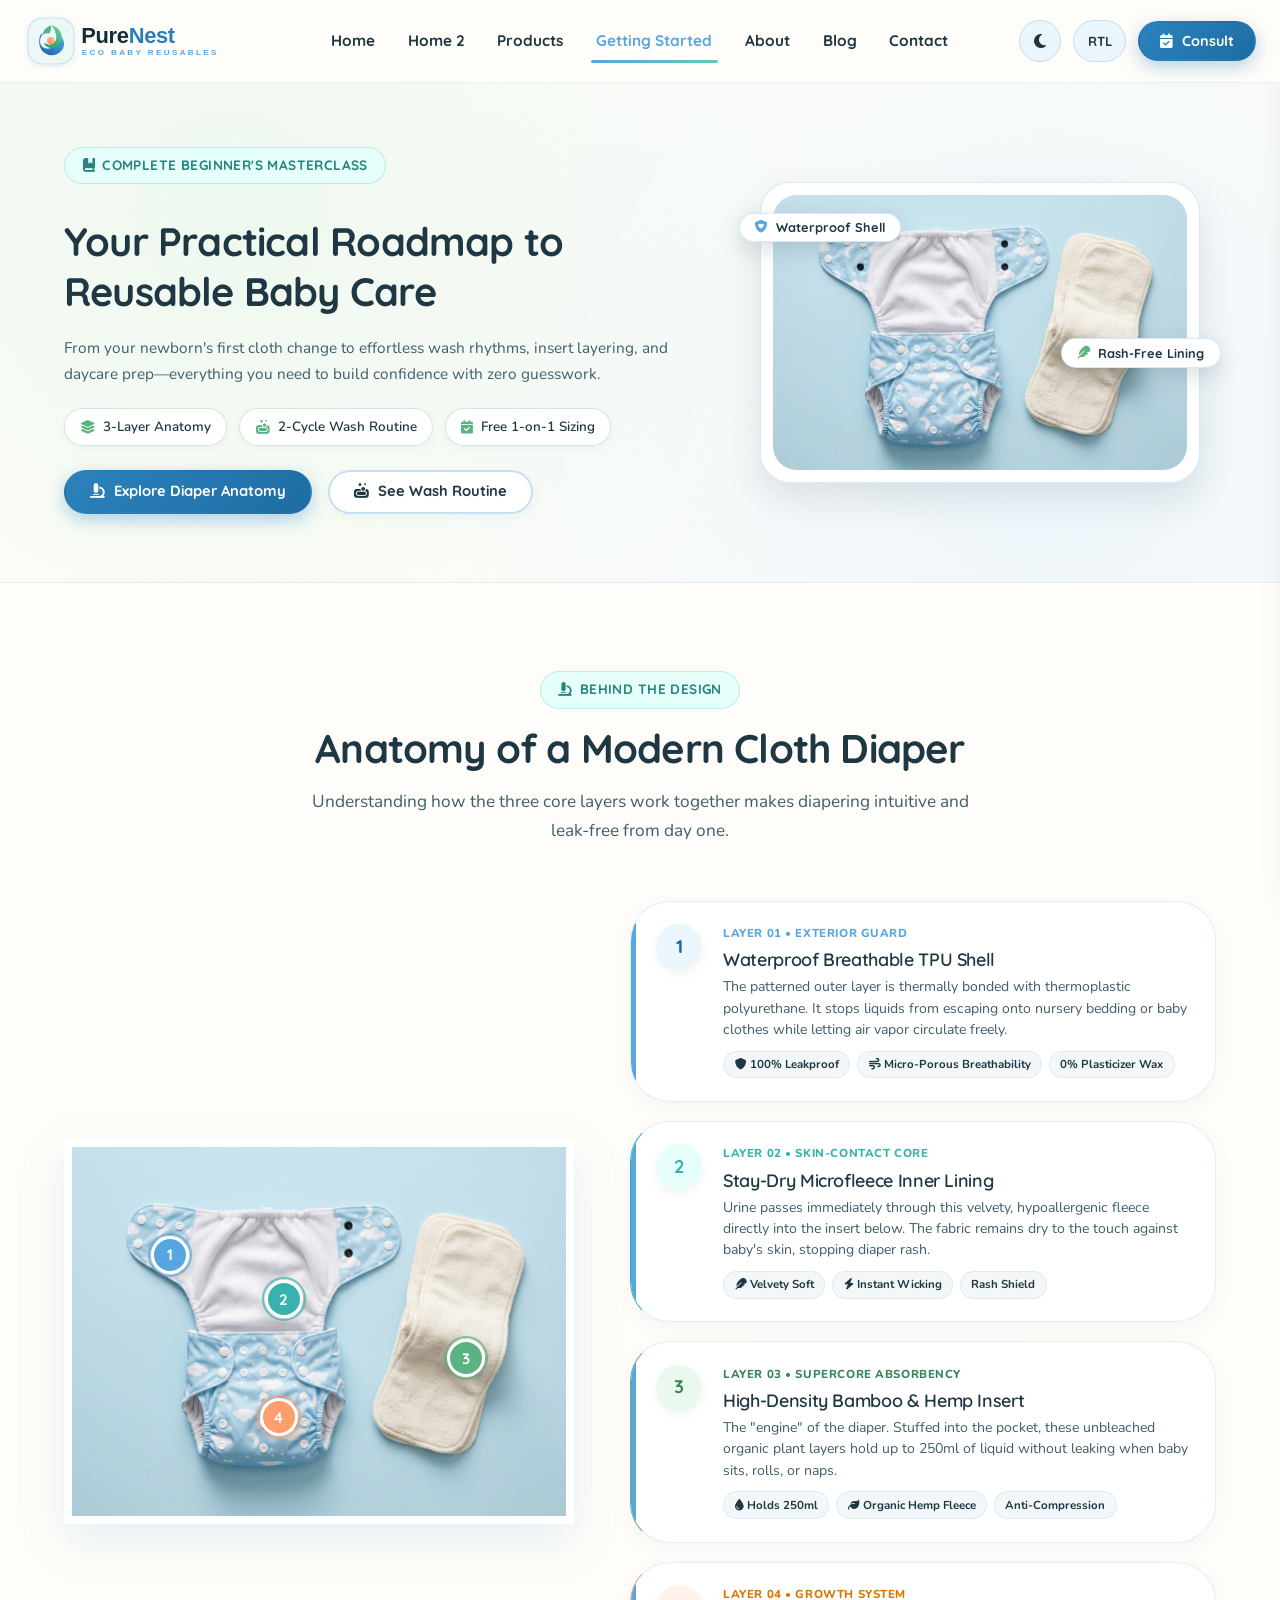
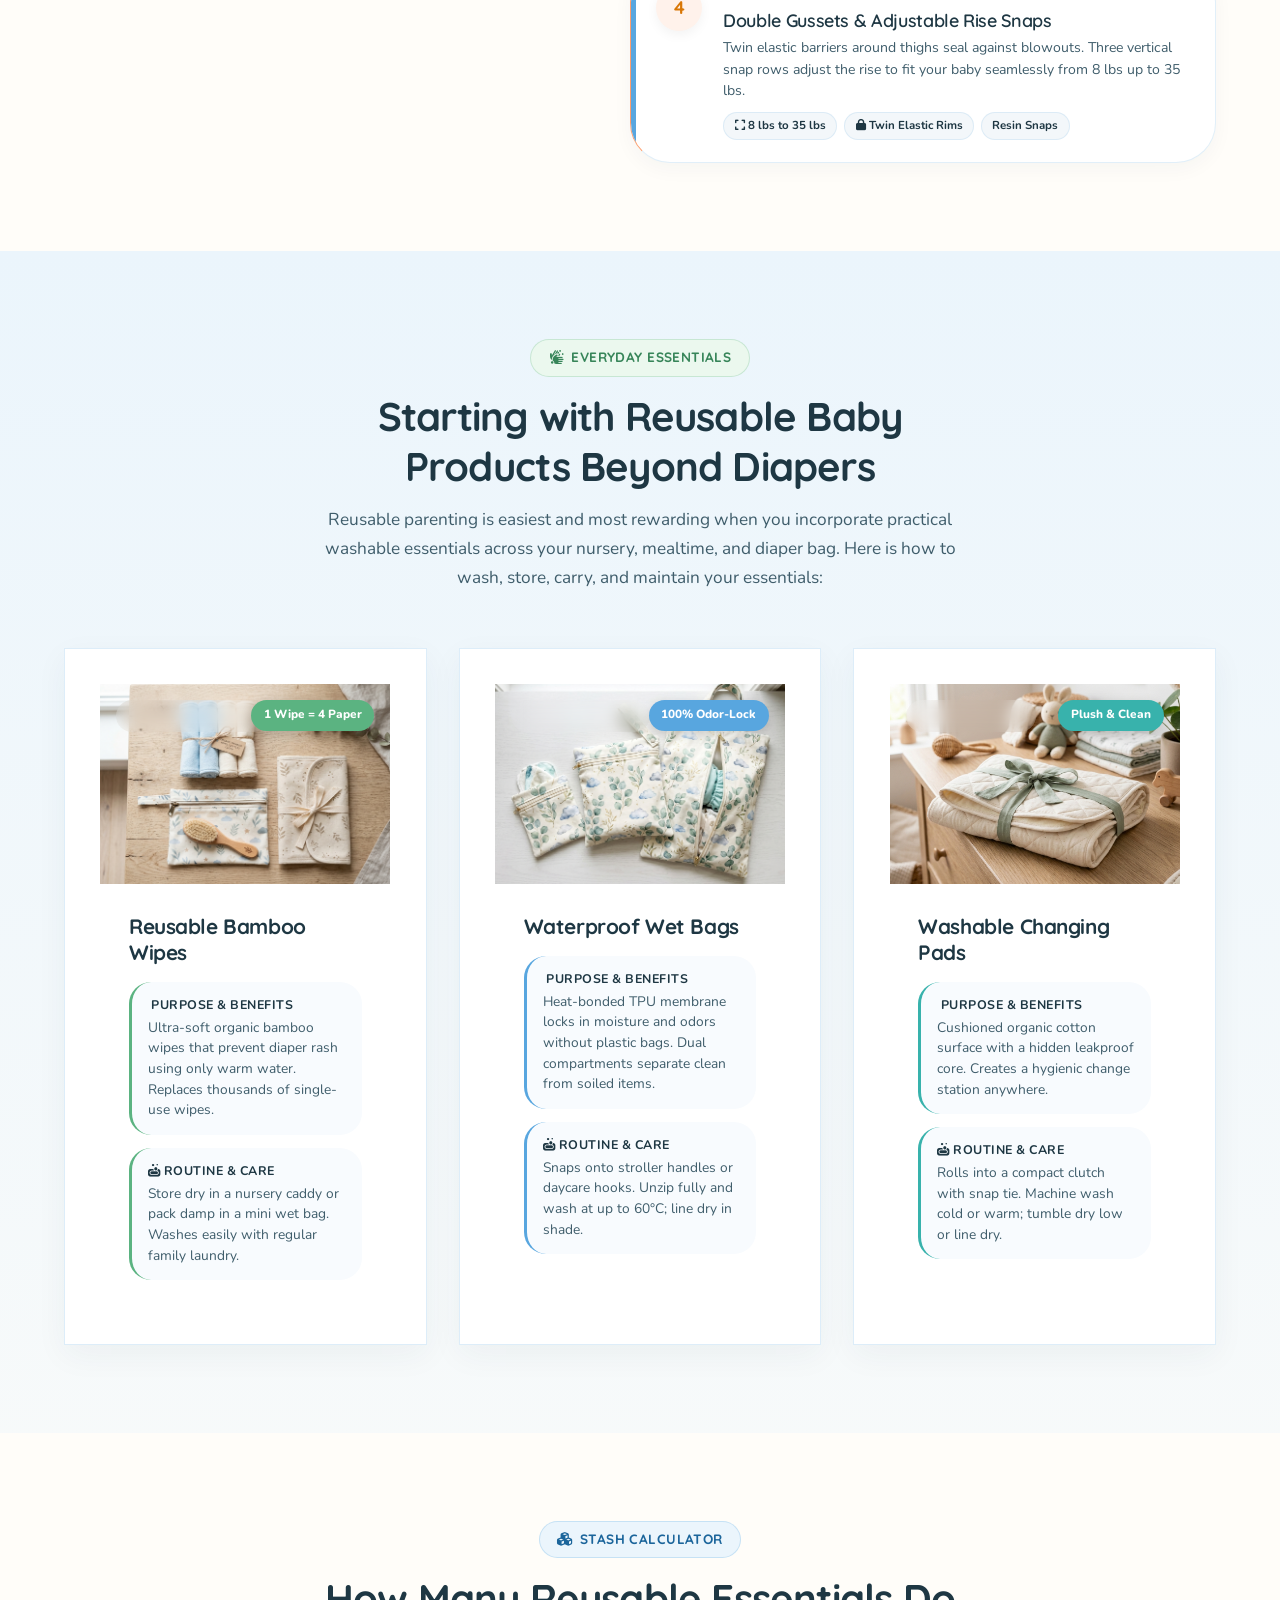
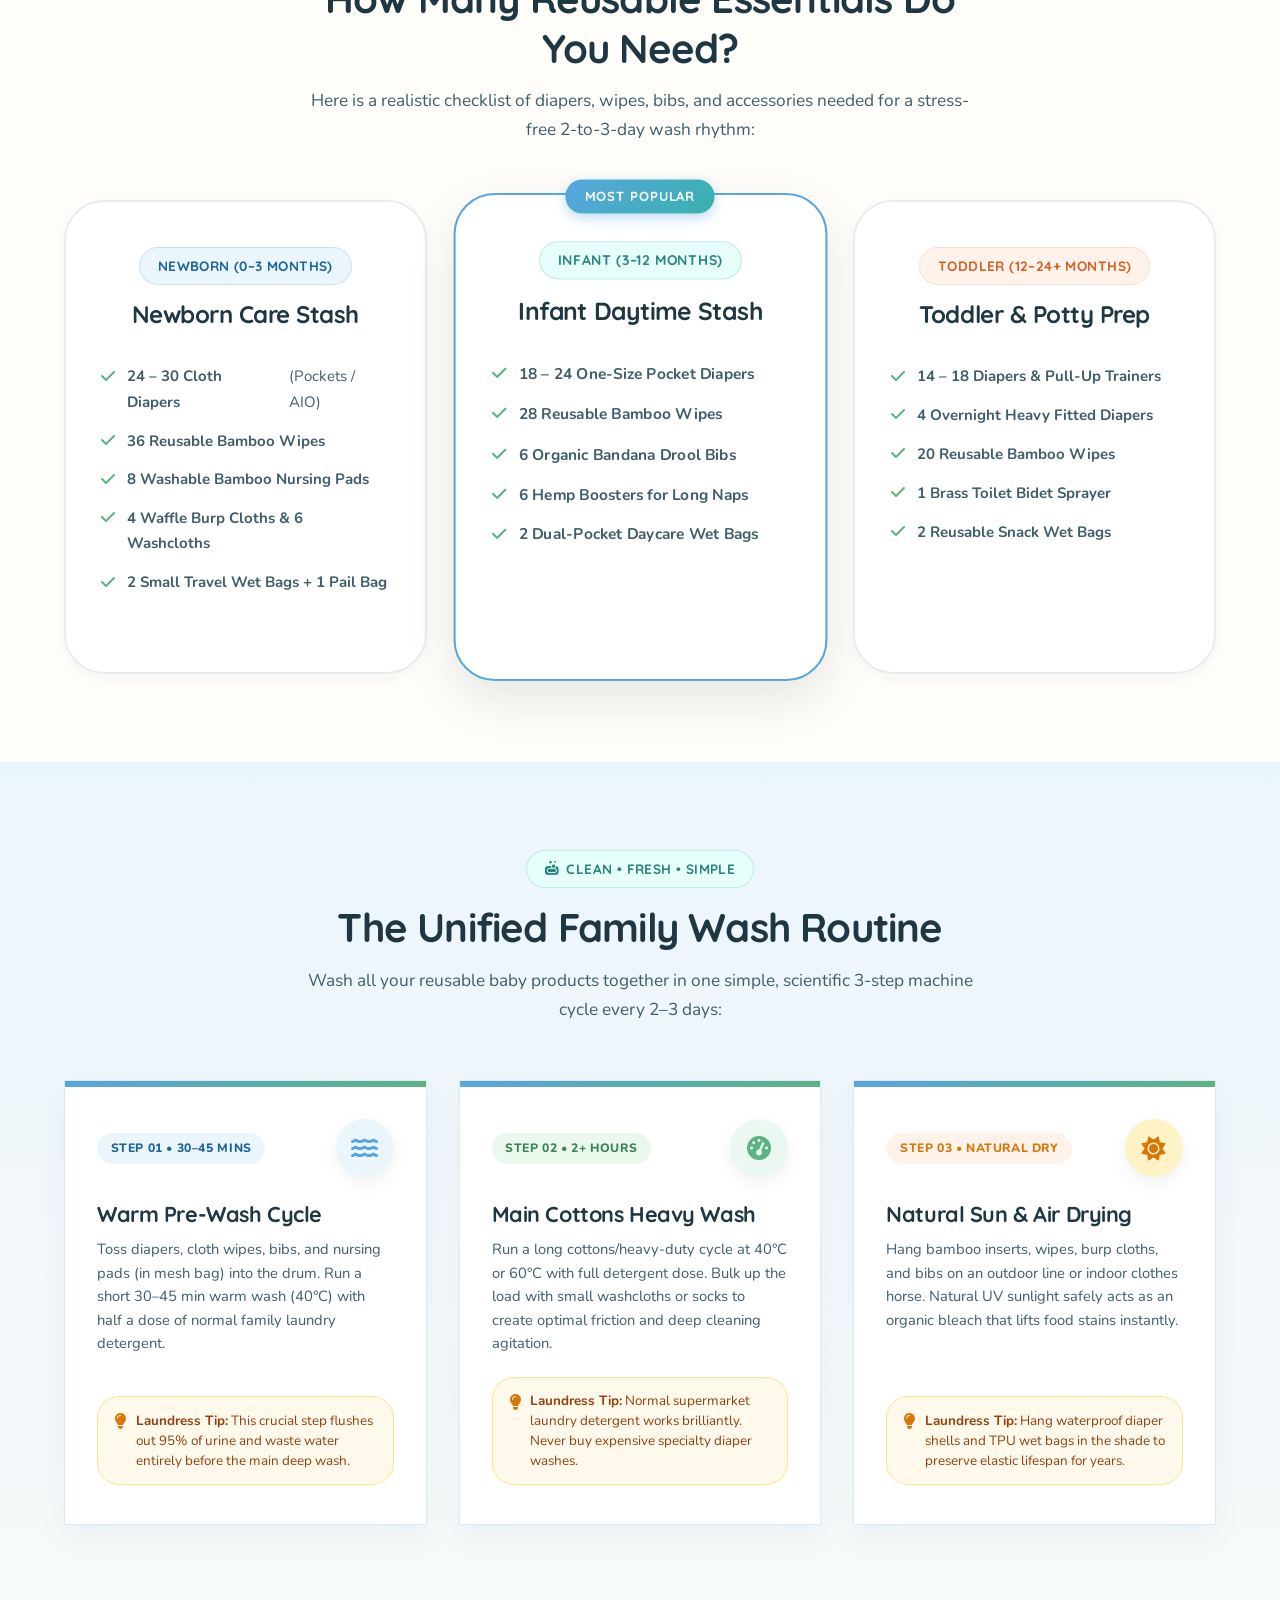
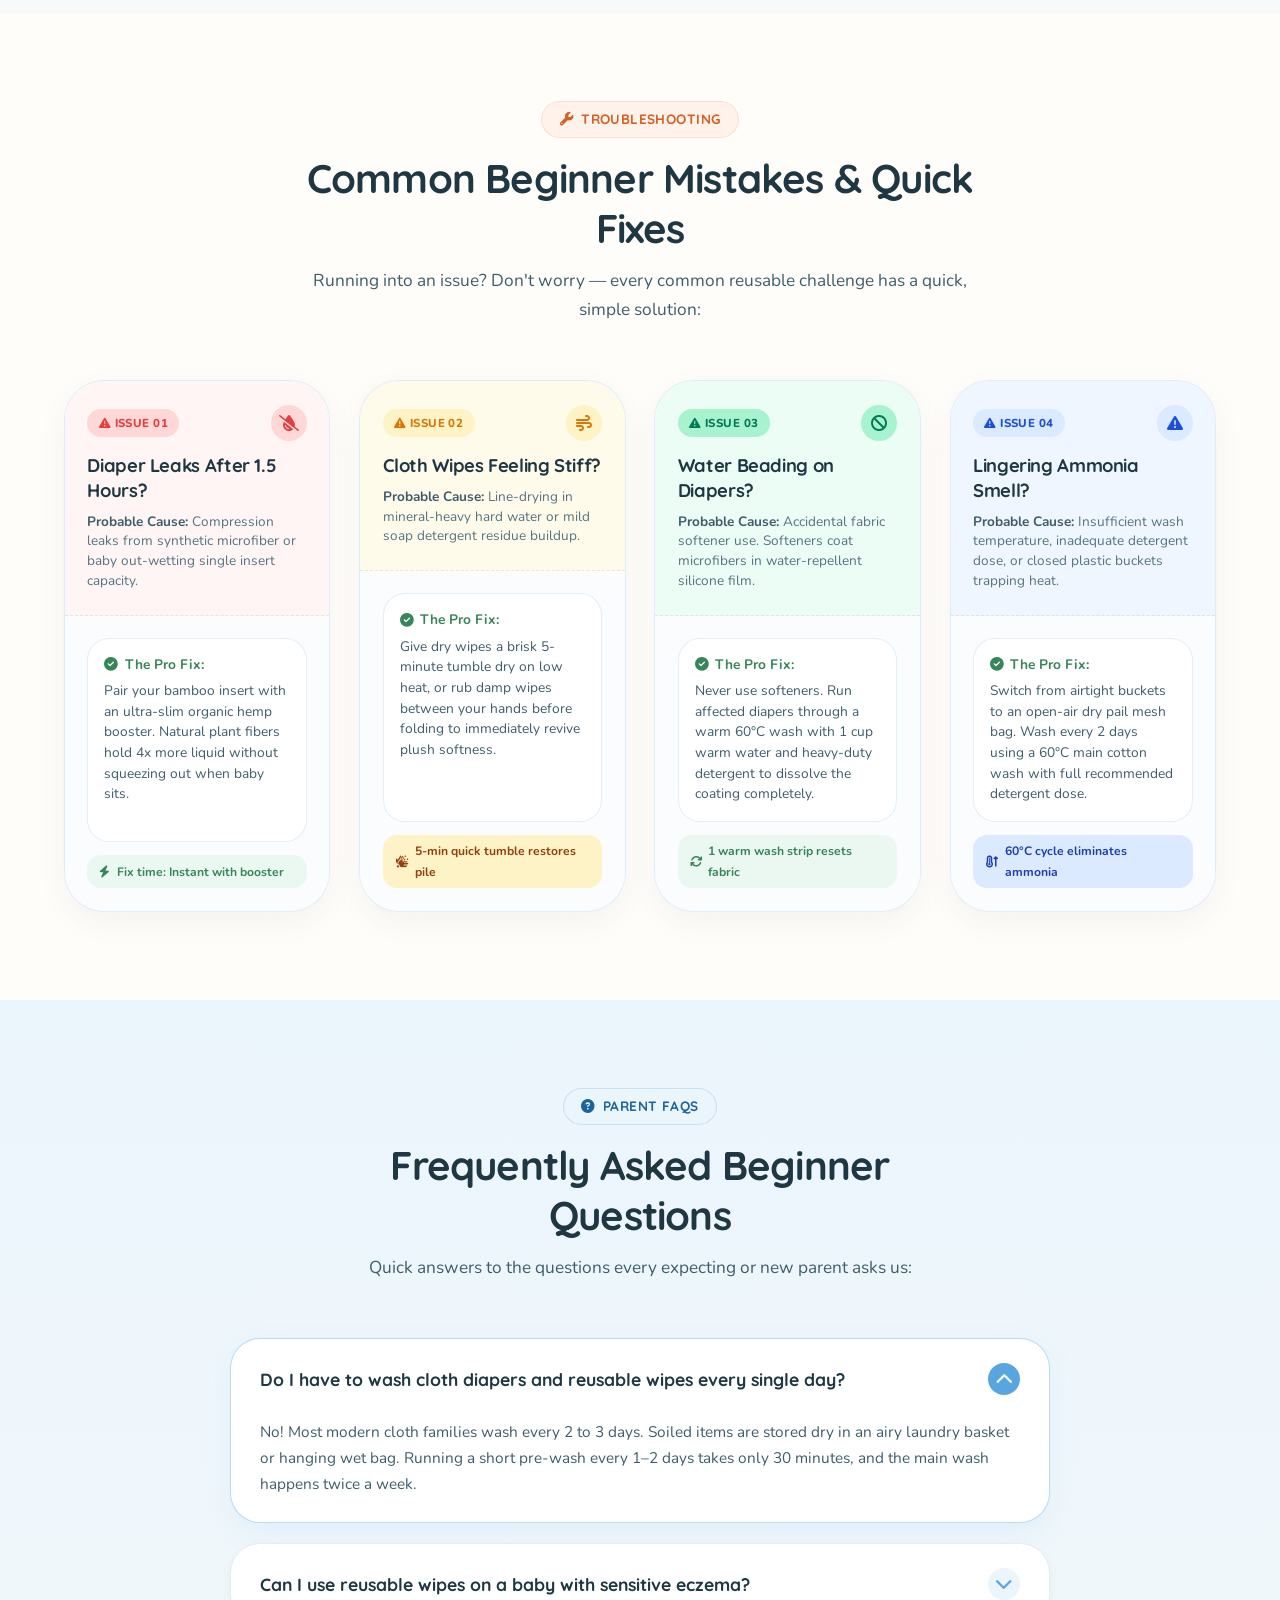
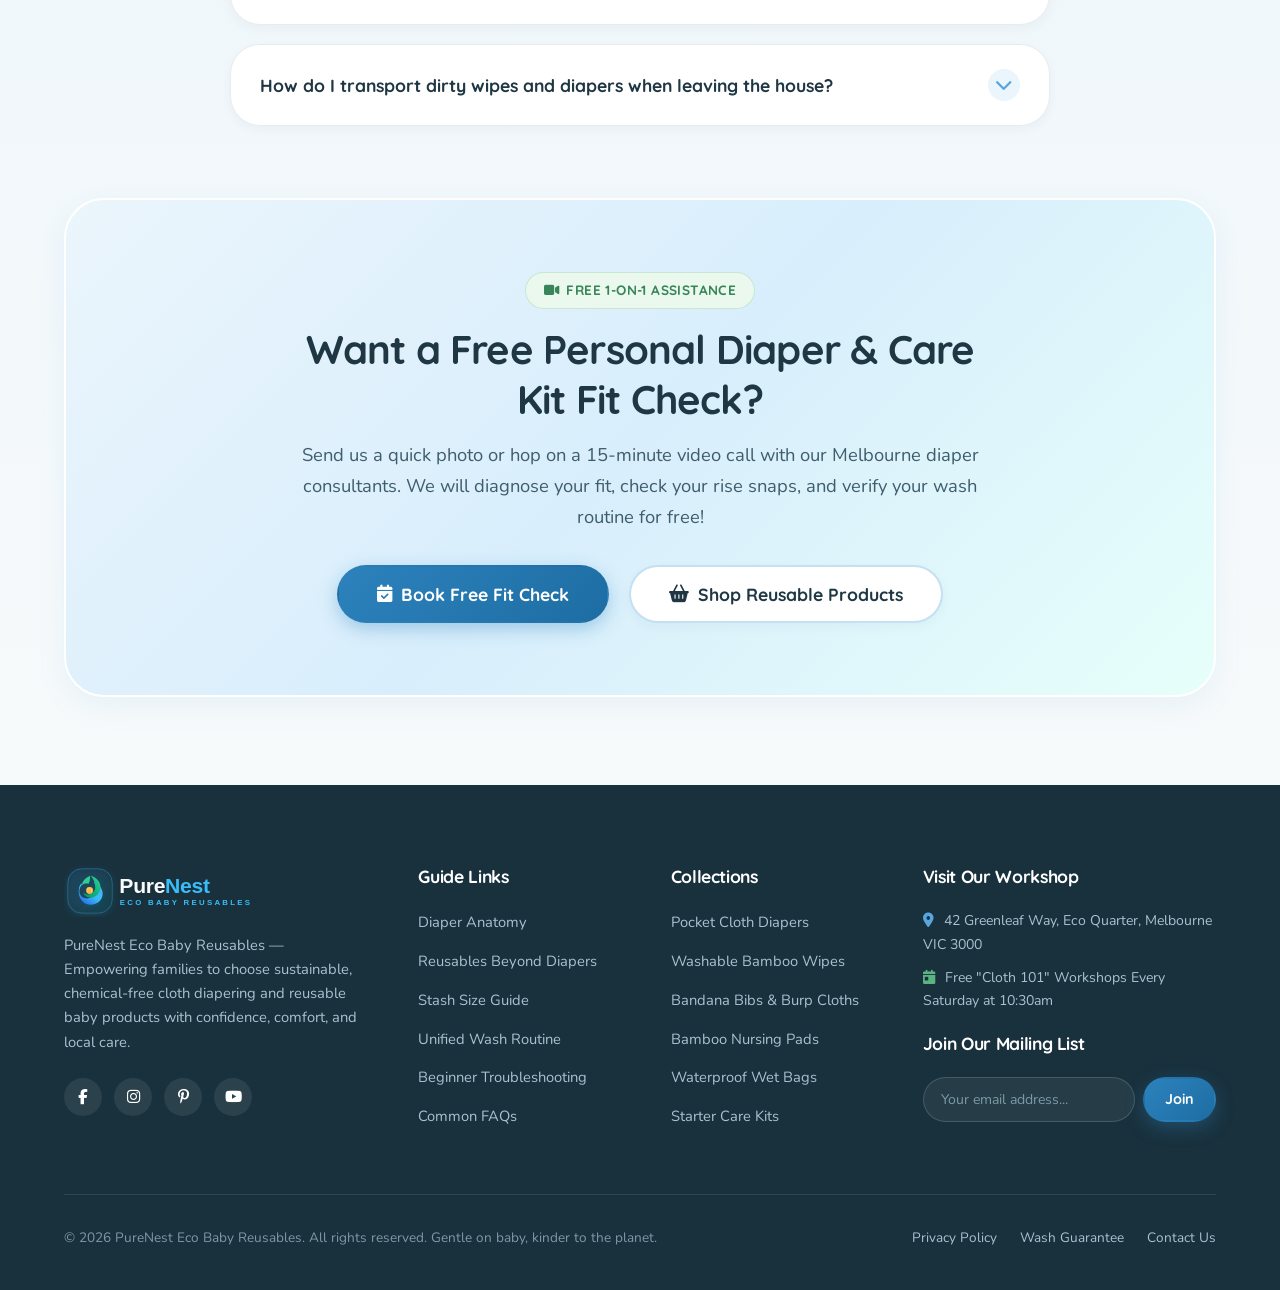
<file: getting-started.html>
<!DOCTYPE html>
<html lang="en">
<head>
  <meta charset="UTF-8">
  <meta name="viewport" content="width=device-width, initial-scale=1.0">
  <meta name="description" content="Getting Started with Reusable Baby Products. Master modern cloth diapers, bamboo wipes, washable nursing pads, wet bags, bandana bibs, and a unified family wash routine.">
  <title>Getting Started Guide — Reusable Baby Products &amp; Cloth Diapers</title>
  <link rel="icon" type="image/svg+xml" href="images/favicon.svg">
  <link rel="icon" type="image/png" sizes="32x32" href="images/favicon.png">
  <link rel="shortcut icon" href="favicon.ico">
  <link rel="apple-touch-icon" href="images/favicon.png">
  <link rel="stylesheet" href="https://cdnjs.cloudflare.com/ajax/libs/font-awesome/6.5.0/css/all.min.css">
  <link rel="stylesheet" href="css/style.css">
</head>
<body>


  <!-- ─── SITE HEADER ─── -->
  <header class="site-header">
    <div class="header-container">
      <a href="index.html" class="header-brand" aria-label="PureNest Eco Baby Home">
        <img src="images/logo.svg" alt="PureNest Eco Baby Reusable Cloth Diapers &amp; Baby Products Logo" class="brand-logo-light">
        <img src="images/logo-dark.svg" alt="PureNest Eco Baby Reusable Cloth Diapers &amp; Baby Products Logo" class="brand-logo-dark">
      </a>

      <!-- Desktop Nav -->
      <nav aria-label="Primary Navigation">
        <ul class="nav-links">
          <li><a href="index.html">Home</a></li>
          <li><a href="home-2.html">Home 2</a></li>
          <li><a href="products.html">Products</a></li>
          <li><a href="getting-started.html" class="active">Getting Started</a></li>
          <li><a href="about.html">About</a></li>
          <li><a href="blog.html">Blog</a></li>
          <li><a href="contact.html">Contact</a></li>
        </ul>
      </nav>

      <!-- Header Actions -->
      <div class="header-actions">
        <button id="themeToggleBtn" class="header-util-btn icon-only theme-toggle-btn" aria-label="Toggle Dark / Light Theme" title="Toggle Theme">
          <i class="fa-solid fa-moon"></i>
        </button>
        <button id="rtlToggleBtn" class="header-util-btn rtl-toggle-btn" aria-label="Toggle RTL / LTR Layout" title="Toggle RTL Layout">
          <span class="rtl-text-label">RTL</span>
        </button>
        <a href="contact.html" class="btn btn-primary btn-sm">
          <i class="fa-solid fa-calendar-check"></i> Consult
        </a>
        <button class="hamburger-btn" id="hamburgerBtn" aria-label="Toggle navigation menu">
          <span></span>
          <span></span>
          <span></span>
        </button>
      </div>
    </div>
  </header>

  <!-- ─── MOBILE DRAWER & OVERLAY ─── -->
  <div class="mobile-nav-overlay" id="mobileNavOverlay"></div>
  <aside class="mobile-nav-drawer" id="mobileNavDrawer" aria-label="Mobile Navigation">
    <div class="mobile-nav-header">
      <img src="images/logo.svg" alt="PureNest Logo" class="brand-logo-light" style="height: 38px;">
      <img src="images/logo-dark.svg" alt="PureNest Logo" class="brand-logo-dark" style="height: 38px;">
      <button id="mobileNavClose" style="background:none; border:none; font-size:1.4rem; color:var(--text-title); cursor:pointer;">
        <i class="fa-solid fa-xmark"></i>
      </button>
    </div>
    <ul class="mobile-nav-links">
      <li><a href="index.html">Home <i class="fa-solid fa-chevron-right"></i></a></li>
      <li><a href="home-2.html">Home 2 <i class="fa-solid fa-chevron-right"></i></a></li>
      <li><a href="products.html">Products <i class="fa-solid fa-chevron-right"></i></a></li>
      <li><a href="getting-started.html" class="active">Getting Started <i class="fa-solid fa-chevron-right"></i></a></li>
      <li><a href="about.html">About <i class="fa-solid fa-chevron-right"></i></a></li>
      <li><a href="blog.html">Blog <i class="fa-solid fa-chevron-right"></i></a></li>
      <li><a href="contact.html">Contact <i class="fa-solid fa-chevron-right"></i></a></li>
    </ul>
    <div class="mobile-nav-footer">
      <div class="mobile-drawer-util-row" style="margin-top:0; padding-top:0; border-top:none; margin-bottom:1rem;">
        <button class="header-util-btn theme-toggle-btn" id="mobileThemeToggleBtn" aria-label="Toggle Dark / Light Theme">
          <i class="fa-solid fa-moon"></i>
          <span>Theme</span>
        </button>
        <button class="header-util-btn rtl-toggle-btn" id="mobileRtlToggleBtn" aria-label="Toggle RTL Mode">
          <span class="rtl-text-label">RTL</span>
        </button>
      </div>
      <a href="contact.html" class="btn btn-primary" style="width: 100%;">
        <i class="fa-solid fa-calendar-check"></i> Book Free Fit Consult
      </a>
    </div>
  </aside>

  <main>
    <!-- ═════════════════════════════════════════════════════════════════
         SECTION 1: GUIDE HERO (UNIFIED 440PX HEIGHT SYSTEM)
         ═════════════════════════════════════════════════════════════════ -->
    <section class="page-hero-unified" aria-label="Guide Hero">
      <div class="container">
        <div class="hero-grid-2col">

          <div class="hero-content-col">
            <div class="hero-badge">
              <span class="badge-pill badge-mint">
                <i class="fa-solid fa-book-bookmark"></i> Complete Beginner's Masterclass
              </span>
            </div>

            <h1>
              Your Practical Roadmap to <br>
              <span class="gradient-text">Reusable Baby Care</span>
            </h1>

            <p class="hero-lead">
              From your newborn's first cloth change to effortless wash rhythms, insert layering, and daycare prep—everything you need to build confidence with zero guesswork.
            </p>

            <div class="hero-points-chips">
              <span class="hero-point-tag">
                <i class="fa-solid fa-layer-group"></i> 3-Layer Anatomy
              </span>
              <span class="hero-point-tag">
                <i class="fa-solid fa-soap"></i> 2-Cycle Wash Routine
              </span>
              <span class="hero-point-tag">
                <i class="fa-solid fa-calendar-check"></i> Free 1-on-1 Sizing
              </span>
            </div>

            <div class="hero-buttons-wrap">
              <a href="#anatomy" class="btn btn-primary">
                <i class="fa-solid fa-microscope"></i> Explore Diaper Anatomy
              </a>
              <a href="#wash-routine" class="btn btn-secondary">
                <i class="fa-solid fa-soap"></i> See Wash Routine
              </a>
            </div>
          </div>

          <!-- Hero Visual with Hotspots -->
          <div class="hero-visual-col">
            <div class="visual-card-wrap">
              <img src="images/modern_cloth_diaper_anatomy.jpg"
                alt="PureNest Modern Cloth Diaper Layering and Anatomy Breakdown">

              <!-- Hotspot 1 -->
              <div class="story-hotspot hotspot-1">
                <i class="fa-solid fa-shield-heart" style="color:var(--sky-blue);"></i>
                <span>Waterproof Shell</span>
              </div>

              <!-- Hotspot 2 -->
              <div class="story-hotspot hotspot-2">
                <i class="fa-solid fa-feather" style="color:var(--pastel-green);"></i>
                <span>Rash-Free Lining</span>
              </div>
            </div>
          </div>

        </div>
      </div>
    </section>

    <!-- ═════════════════════════════════════════════════════════════════
         SECTION 2: ANATOMY OF A MODERN CLOTH DIAPER
         ═════════════════════════════════════════════════════════════════ -->
    <section class="section section-cream" id="anatomy" aria-label="Diaper Anatomy">
      <div class="container">
        <div class="section-header">
          <span class="badge-pill badge-mint">
            <i class="fa-solid fa-microscope"></i> Behind The Design
          </span>
          <h2>Anatomy of a Modern Cloth Diaper</h2>
          <p>
            Understanding how the three core layers work together makes diapering intuitive and leak-free from day one.
          </p>
        </div>

        <div class="modern-anatomy-stage">
          <div class="anatomy-interactive-wrapper">
            <img src="images/modern_cloth_diaper_anatomy.jpg" alt="Open modern cloth diaper showing waterproof cover, stay-dry lining, and organic bamboo insert">
            
            <!-- Interactive Animated Hotspot Pins -->
            <button class="hotspot-pin pin-1" title="1. Waterproof TPU Shell" type="button" aria-label="Hotspot 1: TPU Shell">
              1
            </button>
            <button class="hotspot-pin pin-2" title="2. Microfleece Stay-Dry Liner" type="button" aria-label="Hotspot 2: Microfleece Liner">
              2
            </button>
            <button class="hotspot-pin pin-3" title="3. Organic Bamboo &amp; Hemp Insert" type="button" aria-label="Hotspot 3: Bamboo Insert">
              3
            </button>
            <button class="hotspot-pin pin-4" title="4. Double Gussets &amp; Fit Snaps" type="button" aria-label="Hotspot 4: Double Gussets">
              4
            </button>
          </div>

          <div class="anatomy-layers-column">
            <!-- Layer 1 -->
            <div class="modern-layer-card">
              <div class="layer-icon-badge" style="background:var(--sky-blue-light); color:var(--sky-blue-deep);">
                1
              </div>
              <div class="layer-card-info">
                <div class="layer-card-meta">
                  <span class="layer-tag" style="color:var(--sky-blue);">Layer 01 &bull; Exterior Guard</span>
                </div>
                <h4>Waterproof Breathable TPU Shell</h4>
                <p>The patterned outer layer is thermally bonded with thermoplastic polyurethane. It stops liquids from escaping onto nursery bedding or baby clothes while letting air vapor circulate freely.</p>
                <div class="layer-pill-specs">
                  <span class="spec-chip"><i class="fa-solid fa-shield"></i> 100% Leakproof</span>
                  <span class="spec-chip"><i class="fa-solid fa-wind"></i> Micro-Porous Breathability</span>
                  <span class="spec-chip">0% Plasticizer Wax</span>
                </div>
              </div>
            </div>

            <!-- Layer 2 -->
            <div class="modern-layer-card" style="border-left-color:var(--aqua);">
              <div class="layer-icon-badge" style="background:var(--aqua-light); color:var(--aqua);">
                2
              </div>
              <div class="layer-card-info">
                <div class="layer-card-meta">
                  <span class="layer-tag" style="color:var(--aqua);">Layer 02 &bull; Skin-Contact Core</span>
                </div>
                <h4>Stay-Dry Microfleece Inner Lining</h4>
                <p>Urine passes immediately through this velvety, hypoallergenic fleece directly into the insert below. The fabric remains dry to the touch against baby's skin, stopping diaper rash.</p>
                <div class="layer-pill-specs">
                  <span class="spec-chip"><i class="fa-solid fa-feather"></i> Velvety Soft</span>
                  <span class="spec-chip"><i class="fa-solid fa-bolt"></i> Instant Wicking</span>
                  <span class="spec-chip">Rash Shield</span>
                </div>
              </div>
            </div>

            <!-- Layer 3 -->
            <div class="modern-layer-card" style="border-left-color:var(--pastel-green);">
              <div class="layer-icon-badge" style="background:var(--pastel-green-light); color:var(--pastel-green-dark);">
                3
              </div>
              <div class="layer-card-info">
                <div class="layer-card-meta">
                  <span class="layer-tag" style="color:var(--pastel-green-dark);">Layer 03 &bull; Supercore Absorbency</span>
                </div>
                <h4>High-Density Bamboo &amp; Hemp Insert</h4>
                <p>The "engine" of the diaper. Stuffed into the pocket, these unbleached organic plant layers hold up to 250ml of liquid without leaking when baby sits, rolls, or naps.</p>
                <div class="layer-pill-specs">
                  <span class="spec-chip"><i class="fa-solid fa-droplet"></i> Holds 250ml</span>
                  <span class="spec-chip"><i class="fa-solid fa-leaf"></i> Organic Hemp Fleece</span>
                  <span class="spec-chip">Anti-Compression</span>
                </div>
              </div>
            </div>

            <!-- Layer 4 -->
            <div class="modern-layer-card" style="border-left-color:var(--warm-peach);">
              <div class="layer-icon-badge" style="background:var(--warm-peach-light); color:#D97706;">
                4
              </div>
              <div class="layer-card-info">
                <div class="layer-card-meta">
                  <span class="layer-tag" style="color:#D97706;">Layer 04 &bull; Growth System</span>
                </div>
                <h4>Double Gussets &amp; Adjustable Rise Snaps</h4>
                <p>Twin elastic barriers around thighs seal against blowouts. Three vertical snap rows adjust the rise to fit your baby seamlessly from 8 lbs up to 35 lbs.</p>
                <div class="layer-pill-specs">
                  <span class="spec-chip"><i class="fa-solid fa-expand"></i> 8 lbs to 35 lbs</span>
                  <span class="spec-chip"><i class="fa-solid fa-lock"></i> Twin Elastic Rims</span>
                  <span class="spec-chip">Resin Snaps</span>
                </div>
              </div>
            </div>
          </div>
        </div>
      </div>
    </section>

    <!-- ═════════════════════════════════════════════════════════════════
         SECTION 3: REUSABLE BABY PRODUCTS BEYOND DIAPERS (DEDICATED GUIDE)
         ═════════════════════════════════════════════════════════════════ -->
    <section class="section section-sky" id="beyond-diapers" aria-label="Using Reusables Beyond Diapers">
      <div class="container">
        <div class="section-header">
          <span class="badge-pill badge-sage">
            <i class="fa-solid fa-hands-bubbles"></i> Everyday Essentials
          </span>
          <h2>Starting with Reusable Baby Products Beyond Diapers</h2>
          <p>
            Reusable parenting is easiest and most rewarding when you incorporate practical washable essentials across your nursery, mealtime, and diaper bag. Here is how to wash, store, carry, and maintain your essentials:
          </p>
        </div>

        <div class="beyond-bento-grid">
          
          <!-- Product 1: Reusable Bamboo Wipes -->
          <div class="bento-card">
            <div class="bento-card-media">
              <img src="images/wipes_accessories.jpg" alt="Washable soft bamboo baby cloth wipes stacked neatly">
              <span class="bento-category-tag" style="color:var(--pastel-green-dark);">
                <i class="fa-solid fa-feather"></i> Diapering &amp; Hands
              </span>
              <span class="bento-badge-right" style="background:var(--pastel-green);">1 Wipe = 4 Paper</span>
            </div>
            <div class="bento-card-body">
              <h3>Reusable Bamboo Wipes</h3>
              <div class="bento-tri-guide">
                <div class="tri-row" style="border-left-color:var(--pastel-green);">
                  <strong><i class="fa-solid fa-sparkles"></i> Purpose &amp; Benefits</strong>
                  Ultra-soft organic bamboo wipes that prevent diaper rash using only warm water. Replaces thousands of single-use wipes.
                </div>
                <div class="tri-row" style="border-left-color:var(--pastel-green);">
                  <strong><i class="fa-solid fa-soap"></i> Routine &amp; Care</strong>
                  Store dry in a nursery caddy or pack damp in a mini wet bag. Washes easily with regular family laundry.
                </div>
              </div>
            </div>
          </div>

          <!-- Product 2: Waterproof Wet Bags -->
          <div class="bento-card">
            <div class="bento-card-media">
              <img src="images/wet_bags.jpg" alt="Waterproof zippered travel wet bag with snap handle">
              <span class="bento-category-tag" style="color:var(--sky-blue-hover);">
                <i class="fa-solid fa-bag-shopping"></i> Travel &amp; Nursery
              </span>
              <span class="bento-badge-right" style="background:var(--sky-blue);">100% Odor-Lock</span>
            </div>
            <div class="bento-card-body">
              <h3>Waterproof Wet Bags</h3>
              <div class="bento-tri-guide">
                <div class="tri-row" style="border-left-color:var(--sky-blue);">
                  <strong><i class="fa-solid fa-sparkles"></i> Purpose &amp; Benefits</strong>
                  Heat-bonded TPU membrane locks in moisture and odors without plastic bags. Dual compartments separate clean from soiled items.
                </div>
                <div class="tri-row" style="border-left-color:var(--sky-blue);">
                  <strong><i class="fa-solid fa-soap"></i> Routine &amp; Care</strong>
                  Snaps onto stroller handles or daycare hooks. Unzip fully and wash at up to 60°C; line dry in shade.
                </div>
              </div>
            </div>
          </div>

          <!-- Product 3: Changing Station Mats -->
          <div class="bento-card">
            <div class="bento-card-media">
              <img src="images/quilted_changing_mat.jpg" alt="Organic cotton portable quilted baby changing mat with tie ribbon">
              <span class="bento-category-tag" style="color:var(--aqua);">
                <i class="fa-solid fa-baby"></i> Changing Zone
              </span>
              <span class="bento-badge-right" style="background:var(--aqua);">Plush &amp; Clean</span>
            </div>
            <div class="bento-card-body">
              <h3>Washable Changing Pads</h3>
              <div class="bento-tri-guide">
                <div class="tri-row" style="border-left-color:var(--aqua);">
                  <strong><i class="fa-solid fa-sparkles"></i> Purpose &amp; Benefits</strong>
                  Cushioned organic cotton surface with a hidden leakproof core. Creates a hygienic change station anywhere.
                </div>
                <div class="tri-row" style="border-left-color:var(--aqua);">
                  <strong><i class="fa-solid fa-soap"></i> Routine &amp; Care</strong>
                  Rolls into a compact clutch with snap tie. Machine wash cold or warm; tumble dry low or line dry.
                </div>
              </div>
            </div>
          </div>

        </div>
      </div>
    </section>

    <!-- ═════════════════════════════════════════════════════════════════
         SECTION 4: COMPLETE STASH SIZING GUIDE
         ═════════════════════════════════════════════════════════════════ -->
    <section class="section section-cream" id="stash-sizing" aria-label="Complete Stash Sizing Guide">
      <div class="container">
        <div class="section-header">
          <span class="badge-pill badge-sky">
            <i class="fa-solid fa-cubes"></i> Stash Calculator
          </span>
          <h2>How Many Reusable Essentials Do You Need?</h2>
          <p>
            Here is a realistic checklist of diapers, wipes, bibs, and accessories needed for a stress-free 2-to-3-day wash rhythm:
          </p>
        </div>

        <div class="bundles-grid">
          <!-- Newborn -->
          <div class="bundle-card">
            <div class="bundle-header">
              <span class="badge-pill badge-sky">Newborn (0–3 Months)</span>
              <h3>Newborn Care Stash</h3>
            </div>
            <ul class="bundle-checklist">
              <li><i class="fa-solid fa-check"></i> <strong>24 – 30 Cloth Diapers</strong> (Pockets / AIO)</li>
              <li><i class="fa-solid fa-check"></i> <strong>36 Reusable Bamboo Wipes</strong></li>
              <li><i class="fa-solid fa-check"></i> <strong>8 Washable Bamboo Nursing Pads</strong></li>
              <li><i class="fa-solid fa-check"></i> <strong>4 Waffle Burp Cloths &amp; 6 Washcloths</strong></li>
              <li><i class="fa-solid fa-check"></i> <strong>2 Small Travel Wet Bags + 1 Pail Bag</strong></li>
            </ul>
          </div>

          <!-- Infant (Featured) -->
          <div class="bundle-card featured">
            <div class="bundle-ribbon">Most Popular</div>
            <div class="bundle-header">
              <span class="badge-pill badge-mint">Infant (3–12 Months)</span>
              <h3>Infant Daytime Stash</h3>
            </div>
            <ul class="bundle-checklist">
              <li><i class="fa-solid fa-check"></i> <strong>18 – 24 One-Size Pocket Diapers</strong></li>
              <li><i class="fa-solid fa-check"></i> <strong>28 Reusable Bamboo Wipes</strong></li>
              <li><i class="fa-solid fa-check"></i> <strong>6 Organic Bandana Drool Bibs</strong></li>
              <li><i class="fa-solid fa-check"></i> <strong>6 Hemp Boosters for Long Naps</strong></li>
              <li><i class="fa-solid fa-check"></i> <strong>2 Dual-Pocket Daycare Wet Bags</strong></li>
            </ul>
          </div>

          <!-- Toddler -->
          <div class="bundle-card">
            <div class="bundle-header">
              <span class="badge-pill badge-peach">Toddler (12–24+ Months)</span>
              <h3>Toddler &amp; Potty Prep</h3>
            </div>
            <ul class="bundle-checklist">
              <li><i class="fa-solid fa-check"></i> <strong>14 – 18 Diapers &amp; Pull-Up Trainers</strong></li>
              <li><i class="fa-solid fa-check"></i> <strong>4 Overnight Heavy Fitted Diapers</strong></li>
              <li><i class="fa-solid fa-check"></i> <strong>20 Reusable Bamboo Wipes</strong></li>
              <li><i class="fa-solid fa-check"></i> <strong>1 Brass Toilet Bidet Sprayer</strong></li>
              <li><i class="fa-solid fa-check"></i> <strong>2 Reusable Snack Wet Bags</strong></li>
            </ul>
          </div>
        </div>
      </div>
    </section>

    <!-- ═════════════════════════════════════════════════════════════════
         SECTION 5: THE UNIFIED FAMILY WASH ROUTINE
         ═════════════════════════════════════════════════════════════════ -->
    <section class="section section-sky" id="wash-routine" aria-label="Unified Wash Routine">
      <div class="container">
        <div class="section-header">
          <span class="badge-pill badge-mint">
            <i class="fa-solid fa-soap"></i> Clean &bull; Fresh &bull; Simple
          </span>
          <h2>The Unified Family Wash Routine</h2>
          <p>
            Wash all your reusable baby products together in one simple, scientific 3-step machine cycle every 2–3 days:
          </p>
        </div>

        <div class="wash-journey-pipeline">
          <!-- Step 1 -->
          <div class="wash-pipeline-card">
            <div class="pipeline-header">
              <span class="pipeline-step-badge" style="background:var(--sky-blue-light); color:var(--sky-blue-deep);">
                Step 01 &bull; 30–45 Mins
              </span>
              <div class="pipeline-icon-circle" style="background:#EBF5FC; color:var(--sky-blue);">
                <i class="fa-solid fa-water"></i>
              </div>
            </div>
            <h3>Warm Pre-Wash Cycle</h3>
            <p>
              Toss diapers, cloth wipes, bibs, and nursing pads (in mesh bag) into the drum. Run a short 30–45 min warm wash (40°C) with half a dose of normal family laundry detergent.
            </p>
            <div class="pipeline-pro-tip">
              <i class="fa-solid fa-lightbulb"></i>
              <div><strong>Laundress Tip:</strong> This crucial step flushes out 95% of urine and waste water entirely before the main deep wash.</div>
            </div>
          </div>

          <!-- Step 2 -->
          <div class="wash-pipeline-card">
            <div class="pipeline-header">
              <span class="pipeline-step-badge" style="background:var(--pastel-green-light); color:var(--pastel-green-dark);">
                Step 02 &bull; 2+ Hours
              </span>
              <div class="pipeline-icon-circle" style="background:#EBF8F2; color:var(--pastel-green);">
                <i class="fa-solid fa-gauge-high"></i>
              </div>
            </div>
            <h3>Main Cottons Heavy Wash</h3>
            <p>
              Run a long cottons/heavy-duty cycle at 40°C or 60°C with full detergent dose. Bulk up the load with small washcloths or socks to create optimal friction and deep cleaning agitation.
            </p>
            <div class="pipeline-pro-tip">
              <i class="fa-solid fa-lightbulb"></i>
              <div><strong>Laundress Tip:</strong> Normal supermarket laundry detergent works brilliantly. Never buy expensive specialty diaper washes.</div>
            </div>
          </div>

          <!-- Step 3 -->
          <div class="wash-pipeline-card">
            <div class="pipeline-header">
              <span class="pipeline-step-badge" style="background:var(--warm-peach-light); color:#D97706;">
                Step 03 &bull; Natural Dry
              </span>
              <div class="pipeline-icon-circle" style="background:#FEF3C7; color:#D97706;">
                <i class="fa-solid fa-sun"></i>
              </div>
            </div>
            <h3>Natural Sun &amp; Air Drying</h3>
            <p>
              Hang bamboo inserts, wipes, burp cloths, and bibs on an outdoor line or indoor clothes horse. Natural UV sunlight safely acts as an organic bleach that lifts food stains instantly.
            </p>
            <div class="pipeline-pro-tip">
              <i class="fa-solid fa-lightbulb"></i>
              <div><strong>Laundress Tip:</strong> Hang waterproof diaper shells and TPU wet bags in the shade to preserve elastic lifespan for years.</div>
            </div>
          </div>
        </div>
      </div>
    </section>

    <!-- ═════════════════════════════════════════════════════════════════
         SECTION 6: COMMON BEGINNER MISTAKES & HOW TO FIX THEM
         ═════════════════════════════════════════════════════════════════ -->
    <section class="section section-cream" id="troubleshooting" aria-label="Troubleshooting Common Mistakes">
      <div class="container">
        <div class="section-header">
          <span class="badge-pill badge-peach">
            <i class="fa-solid fa-wrench"></i> Troubleshooting
          </span>
          <h2>Common Beginner Mistakes &amp; Quick Fixes</h2>
          <p>
            Running into an issue? Don't worry — every common reusable challenge has a quick, simple solution:
          </p>
        </div>

        <div class="troubleshoot-matrix">
          <!-- Issue 1 -->
          <div class="diagnostic-card">
            <div class="diagnostic-card-header" style="background:#FFF5F5;">
              <div class="diagnostic-badge-row">
                <span class="diagnostic-alert-pill" style="background:#FED7D7; color:#E53E3E;">
                  <i class="fa-solid fa-triangle-exclamation"></i> Issue 01
                </span>
                <div class="diagnostic-icon-box" style="background:#FED7D7; color:#E53E3E;">
                  <i class="fa-solid fa-droplet-slash"></i>
                </div>
              </div>
              <h3>Diaper Leaks After 1.5 Hours?</h3>
              <p class="diagnostic-cause-text">
                <strong>Probable Cause:</strong> Compression leaks from synthetic microfiber or baby out-wetting single insert capacity.
              </p>
            </div>
            <div class="diagnostic-card-body">
              <div class="diagnostic-solution-box">
                <strong><i class="fa-solid fa-circle-check"></i> The Pro Fix:</strong>
                Pair your bamboo insert with an ultra-slim organic hemp booster. Natural plant fibers hold 4x more liquid without squeezing out when baby sits.
              </div>
              <div class="diagnostic-quick-tag">
                <i class="fa-solid fa-bolt"></i> Fix time: Instant with booster
              </div>
            </div>
          </div>

          <!-- Issue 2 -->
          <div class="diagnostic-card">
            <div class="diagnostic-card-header" style="background:#FFFBEB;">
              <div class="diagnostic-badge-row">
                <span class="diagnostic-alert-pill" style="background:#FEF3C7; color:#D97706;">
                  <i class="fa-solid fa-triangle-exclamation"></i> Issue 02
                </span>
                <div class="diagnostic-icon-box" style="background:#FEF3C7; color:#D97706;">
                  <i class="fa-solid fa-wind"></i>
                </div>
              </div>
              <h3>Cloth Wipes Feeling Stiff?</h3>
              <p class="diagnostic-cause-text">
                <strong>Probable Cause:</strong> Line-drying in mineral-heavy hard water or mild soap detergent residue buildup.
              </p>
            </div>
            <div class="diagnostic-card-body">
              <div class="diagnostic-solution-box">
                <strong><i class="fa-solid fa-circle-check"></i> The Pro Fix:</strong>
                Give dry wipes a brisk 5-minute tumble dry on low heat, or rub damp wipes between your hands before folding to immediately revive plush softness.
              </div>
              <div class="diagnostic-quick-tag" style="background:#FEF3C7; color:#92400E;">
                <i class="fa-solid fa-hands-bubbles"></i> 5-min quick tumble restores pile
              </div>
            </div>
          </div>

          <!-- Issue 3 -->
          <div class="diagnostic-card">
            <div class="diagnostic-card-header" style="background:#ECFDF5;">
              <div class="diagnostic-badge-row">
                <span class="diagnostic-alert-pill" style="background:#A7F3D0; color:#047857;">
                  <i class="fa-solid fa-triangle-exclamation"></i> Issue 03
                </span>
                <div class="diagnostic-icon-box" style="background:#A7F3D0; color:#047857;">
                  <i class="fa-solid fa-ban"></i>
                </div>
              </div>
              <h3>Water Beading on Diapers?</h3>
              <p class="diagnostic-cause-text">
                <strong>Probable Cause:</strong> Accidental fabric softener use. Softeners coat microfibers in water-repellent silicone film.
              </p>
            </div>
            <div class="diagnostic-card-body">
              <div class="diagnostic-solution-box">
                <strong><i class="fa-solid fa-circle-check"></i> The Pro Fix:</strong>
                Never use softeners. Run affected diapers through a warm 60°C wash with 1 cup warm water and heavy-duty detergent to dissolve the coating completely.
              </div>
              <div class="diagnostic-quick-tag">
                <i class="fa-solid fa-arrows-rotate"></i> 1 warm wash strip resets fabric
              </div>
            </div>
          </div>

          <!-- Issue 4 -->
          <div class="diagnostic-card">
            <div class="diagnostic-card-header" style="background:#EFF6FF;">
              <div class="diagnostic-badge-row">
                <span class="diagnostic-alert-pill" style="background:#DBEAFE; color:#1D4ED8;">
                  <i class="fa-solid fa-triangle-exclamation"></i> Issue 04
                </span>
                <div class="diagnostic-icon-box" style="background:#DBEAFE; color:#1D4ED8;">
                  <i class="fa-solid fa-triangle-exclamation"></i>
                </div>
              </div>
              <h3>Lingering Ammonia Smell?</h3>
              <p class="diagnostic-cause-text">
                <strong>Probable Cause:</strong> Insufficient wash temperature, inadequate detergent dose, or closed plastic buckets trapping heat.
              </p>
            </div>
            <div class="diagnostic-card-body">
              <div class="diagnostic-solution-box">
                <strong><i class="fa-solid fa-circle-check"></i> The Pro Fix:</strong>
                Switch from airtight buckets to an open-air dry pail mesh bag. Wash every 2 days using a 60°C main cotton wash with full recommended detergent dose.
              </div>
              <div class="diagnostic-quick-tag" style="background:#DBEAFE; color:#1E40AF;">
                <i class="fa-solid fa-temperature-arrow-up"></i> 60°C cycle eliminates ammonia
              </div>
            </div>
          </div>
        </div>
      </div>
    </section>

    <!-- ═════════════════════════════════════════════════════════════════
         SECTION 7: FREQUENTLY ASKED BEGINNER QUESTIONS
         ═════════════════════════════════════════════════════════════════ -->
    <section class="section section-sky" id="beginner-faqs" aria-label="Beginner FAQs">
      <div class="container">
        <div class="section-header">
          <span class="badge-pill badge-sky">
            <i class="fa-solid fa-circle-question"></i> Parent FAQs
          </span>
          <h2>Frequently Asked Beginner Questions</h2>
          <p>
            Quick answers to the questions every expecting or new parent asks us:
          </p>
        </div>

        <div class="faq-accordion-container">
          <div class="faq-item active">
            <button class="faq-question-btn" type="button">
              <span>Do I have to wash cloth diapers and reusable wipes every single day?</span>
              <div class="faq-icon-arrow"><i class="fa-solid fa-chevron-down"></i></div>
            </button>
            <div class="faq-answer-content">
              <p>
                No! Most modern cloth families wash every 2 to 3 days. Soiled items are stored dry in an airy laundry basket or hanging wet bag. Running a short pre-wash every 1–2 days takes only 30 minutes, and the main wash happens twice a week.
              </p>
            </div>
          </div>

          <div class="faq-item">
            <button class="faq-question-btn" type="button">
              <span>Can I use reusable wipes on a baby with sensitive eczema?</span>
              <div class="faq-icon-arrow"><i class="fa-solid fa-chevron-down"></i></div>
            </button>
            <div class="faq-answer-content">
              <p>
                Reusable bamboo wipes are the gold standard recommended by pediatric dermatologists! Commercial wet wipes contain benzyl alcohol and artificial fragrances that sting raw eczema. Organic bamboo wipes with plain lukewarm water are 100% soothing and chemical-free.
              </p>
            </div>
          </div>

          <div class="faq-item">
            <button class="faq-question-btn" type="button">
              <span>How do I transport dirty wipes and diapers when leaving the house?</span>
              <div class="faq-icon-arrow"><i class="fa-solid fa-chevron-down"></i></div>
            </button>
            <div class="faq-answer-content">
              <p>
                Use our Dual-Pocket Waterproof Wet Bag! Clean diapers and wipes stay in the front pocket, and soiled items go into the main zippered waterproof compartment. The sealed seams lock in 100% of moisture and odors.
              </p>
            </div>
          </div>
        </div>

        <!-- Section 8: Free Fit Check Consultation CTA -->
        <div class="cta-banner" style="margin-top: 4.5rem;">
          <div class="cta-banner-content">
            <span class="badge-pill badge-sage">
              <i class="fa-solid fa-video"></i> Free 1-on-1 Assistance
            </span>
            <h2>Want a Free Personal Diaper &amp; Care Kit Fit Check?</h2>
            <p>
              Send us a quick photo or hop on a 15-minute video call with our Melbourne diaper consultants. We will diagnose your fit, check your rise snaps, and verify your wash routine for free!
            </p>
            <div class="cta-banner-actions">
              <a href="contact.html" class="btn btn-primary btn-lg">
                <i class="fa-solid fa-calendar-check"></i> Book Free Fit Check
              </a>
              <a href="products.html" class="btn btn-secondary btn-lg">
                <i class="fa-solid fa-basket-shopping"></i> Shop Reusable Products
              </a>
            </div>
          </div>
        </div>
      </div>
    </section>
  </main>

  <!-- ─── FOOTER ─── -->
  <footer class="site-footer">
    <div class="container">
      <div class="footer-grid">
        <div class="footer-col footer-brand-bio">
          <a href="index.html">
            <img src="images/logo-dark.svg" alt="PureNest Logo" style="height: 44px;">
          </a>
          <p>
            PureNest Eco Baby Reusables — Empowering families to choose sustainable, chemical-free cloth diapering and reusable baby products with confidence, comfort, and local care.
          </p>
          <div class="footer-social-links">
            <a href="#" class="social-circle" aria-label="Facebook"><i class="fa-brands fa-facebook-f"></i></a>
            <a href="#" class="social-circle" aria-label="Instagram"><i class="fa-brands fa-instagram"></i></a>
            <a href="#" class="social-circle" aria-label="Pinterest"><i class="fa-brands fa-pinterest-p"></i></a>
            <a href="#" class="social-circle" aria-label="YouTube"><i class="fa-brands fa-youtube"></i></a>
          </div>
        </div>

        <div class="footer-col">
          <h5>Guide Links</h5>
          <ul class="footer-links-list">
            <li><a href="#anatomy">Diaper Anatomy</a></li>
            <li><a href="#beyond-diapers">Reusables Beyond Diapers</a></li>
            <li><a href="#stash-sizing">Stash Size Guide</a></li>
            <li><a href="#wash-routine">Unified Wash Routine</a></li>
            <li><a href="#troubleshooting">Beginner Troubleshooting</a></li>
            <li><a href="#beginner-faqs">Common FAQs</a></li>
          </ul>
        </div>

        <div class="footer-col">
          <h5>Collections</h5>
          <ul class="footer-links-list">
            <li><a href="products.html?category=cloth-diapers">Pocket Cloth Diapers</a></li>
            <li><a href="products.html?category=wipes">Washable Bamboo Wipes</a></li>
            <li><a href="products.html?category=feeding">Bandana Bibs &amp; Burp Cloths</a></li>
            <li><a href="products.html?category=care">Bamboo Nursing Pads</a></li>
            <li><a href="products.html?category=accessories">Waterproof Wet Bags</a></li>
            <li><a href="products.html?category=bundles">Starter Care Kits</a></li>
          </ul>
        </div>

        <div class="footer-col footer-newsletter-box">
          <h5>Visit Our Workshop</h5>
          <p style="font-size: 0.88rem; margin-bottom: 0.6rem;">
            <i class="fa-solid fa-location-dot" style="color:var(--sky-blue); margin-right:6px;"></i>
            42 Greenleaf Way, Eco Quarter, Melbourne VIC 3000
          </p>
          <p style="font-size: 0.88rem; margin-bottom: 1.2rem;">
            <i class="fa-solid fa-calendar-day" style="color:var(--pastel-green); margin-right:6px;"></i>
            Free "Cloth 101" Workshops Every Saturday at 10:30am
          </p>
          <h5>Join Our Mailing List</h5>
          <form class="footer-subscribe-form">
            <input type="email" placeholder="Your email address..." required>
            <button type="submit" class="btn btn-primary btn-sm">Join</button>
          </form>
        </div>
      </div>

      <div class="footer-bottom-bar">
        <span>&copy; 2026 PureNest Eco Baby Reusables. All rights reserved. Gentle on baby, kinder to the planet.</span>
        <div>
          <a href="#">Privacy Policy</a>
          <a href="#">Wash Guarantee</a>
          <a href="#">Contact Us</a>
        </div>
      </div>
    </div>
  </footer>

  <button id="backToTopBtn" class="back-to-top-btn" aria-label="Back to top">
    <i class="fa-solid fa-chevron-up"></i>
  </button>

  <script src="js/main.js"></script>
</body>
</html>
</file>
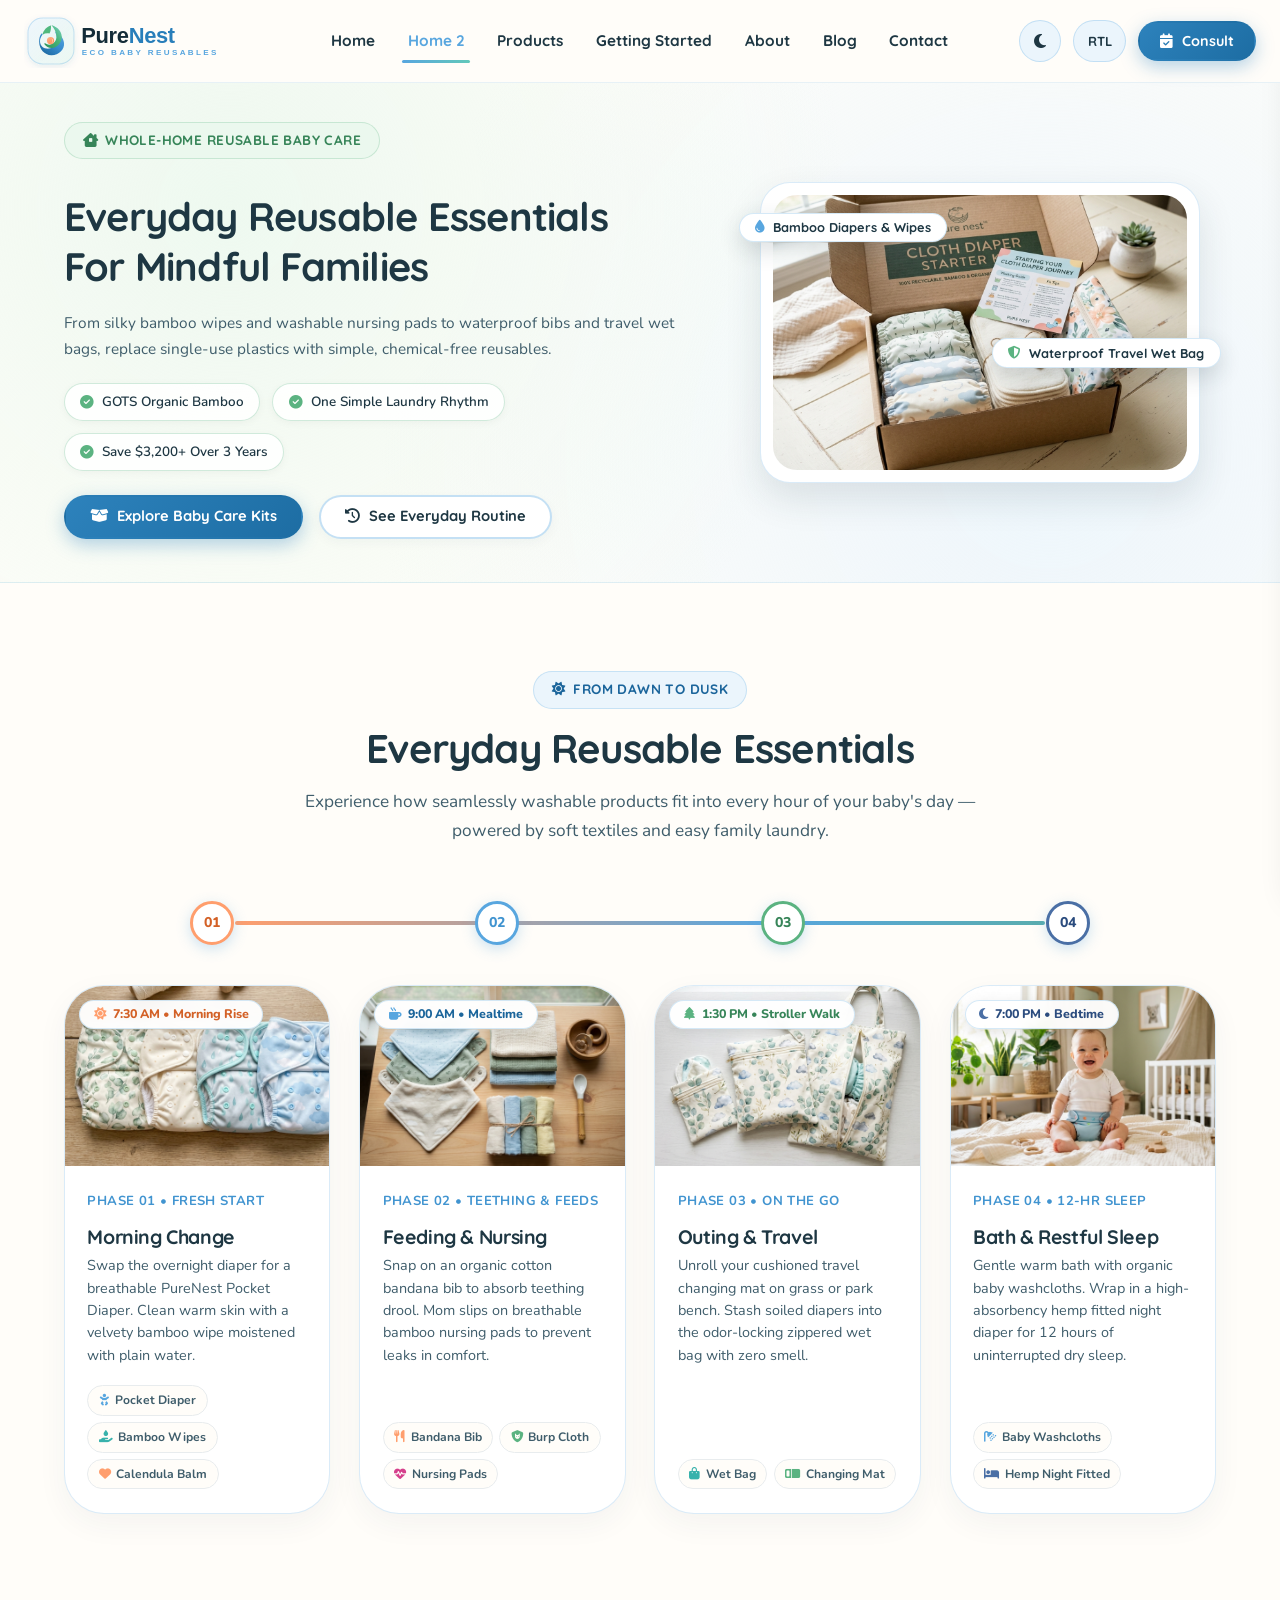
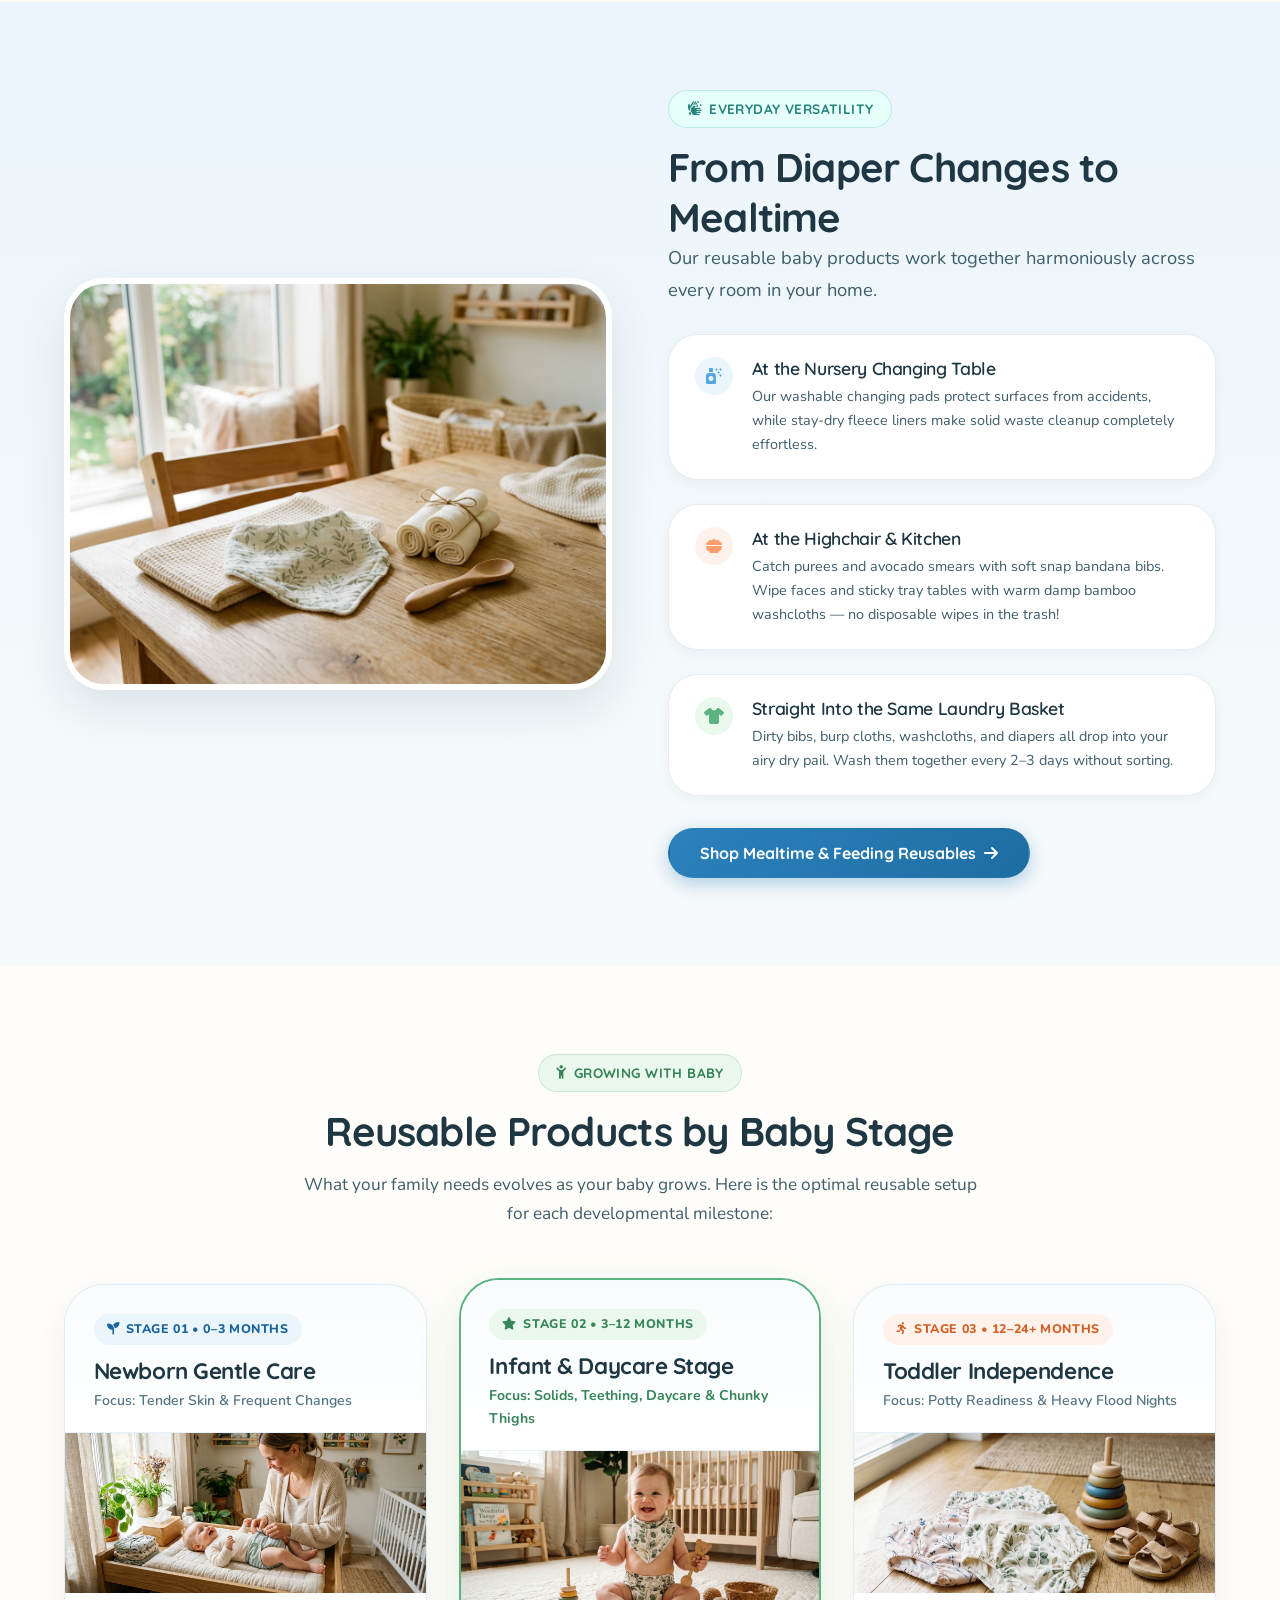
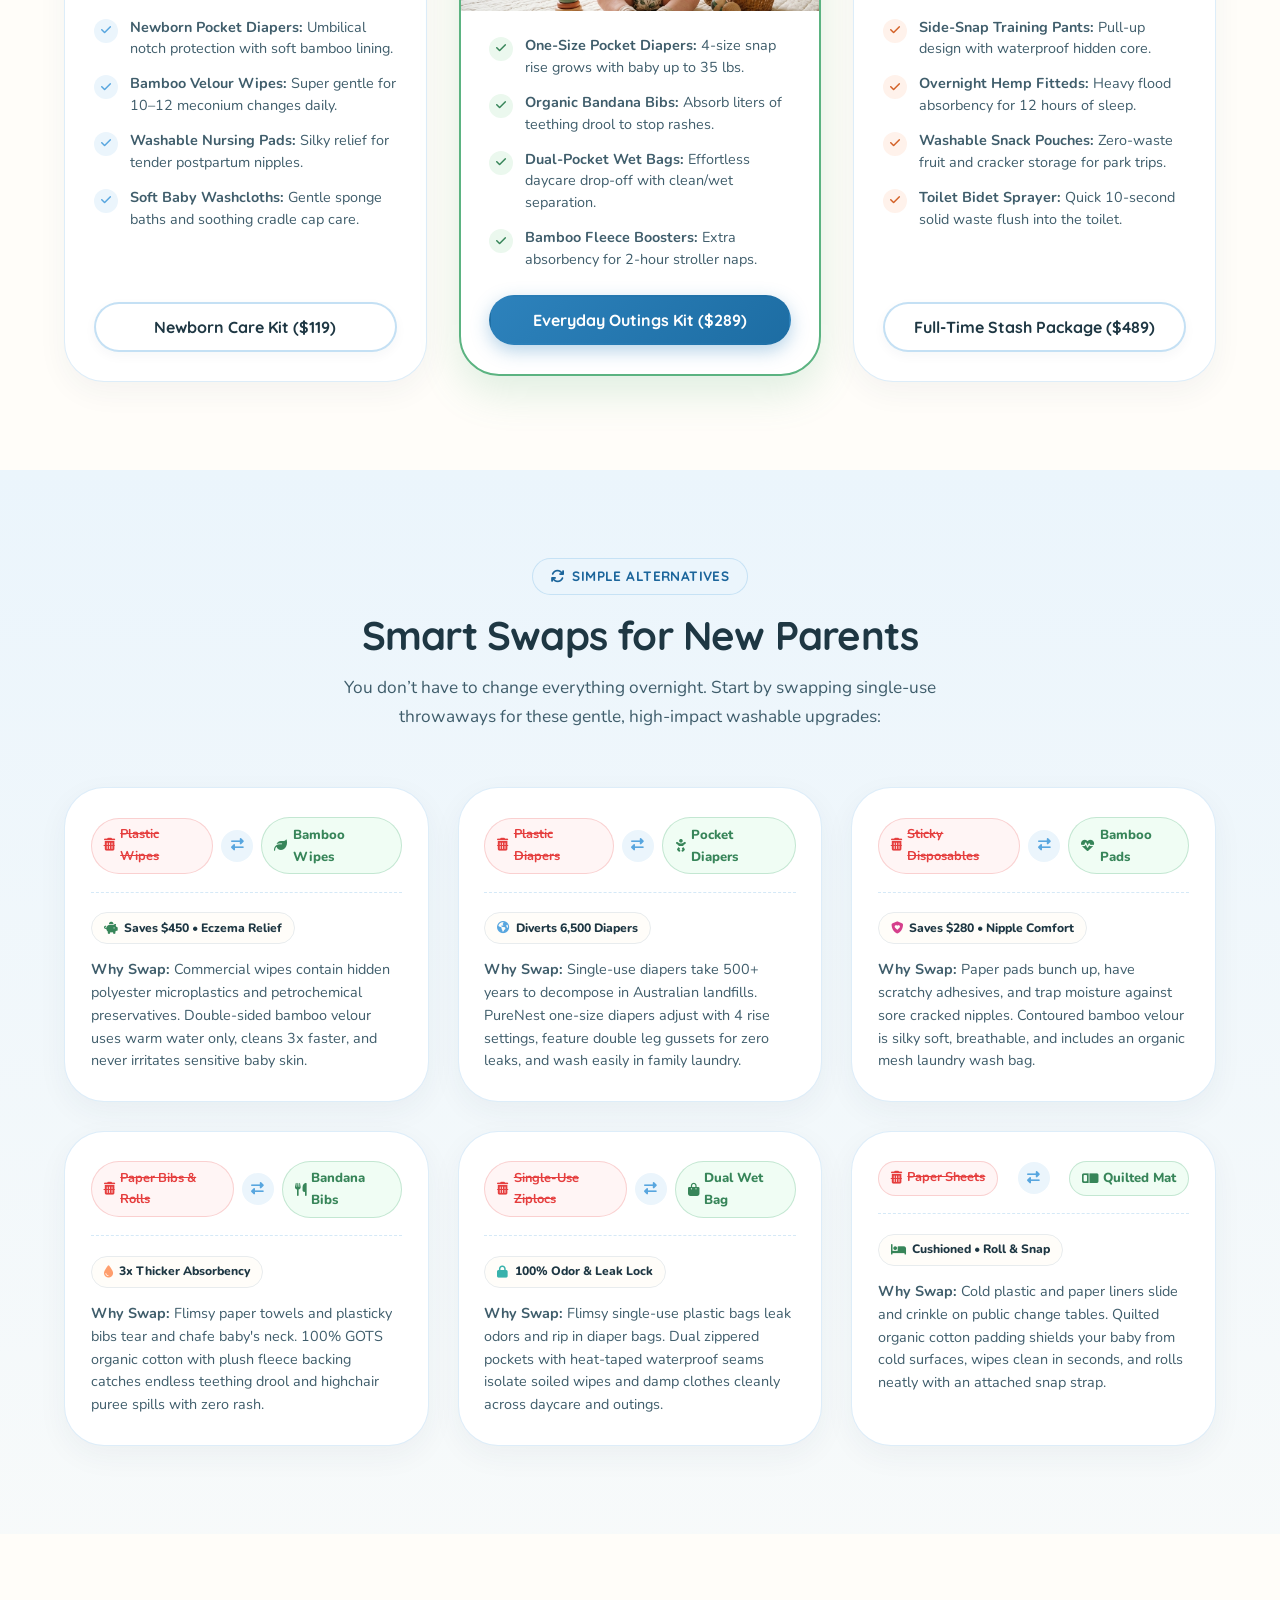
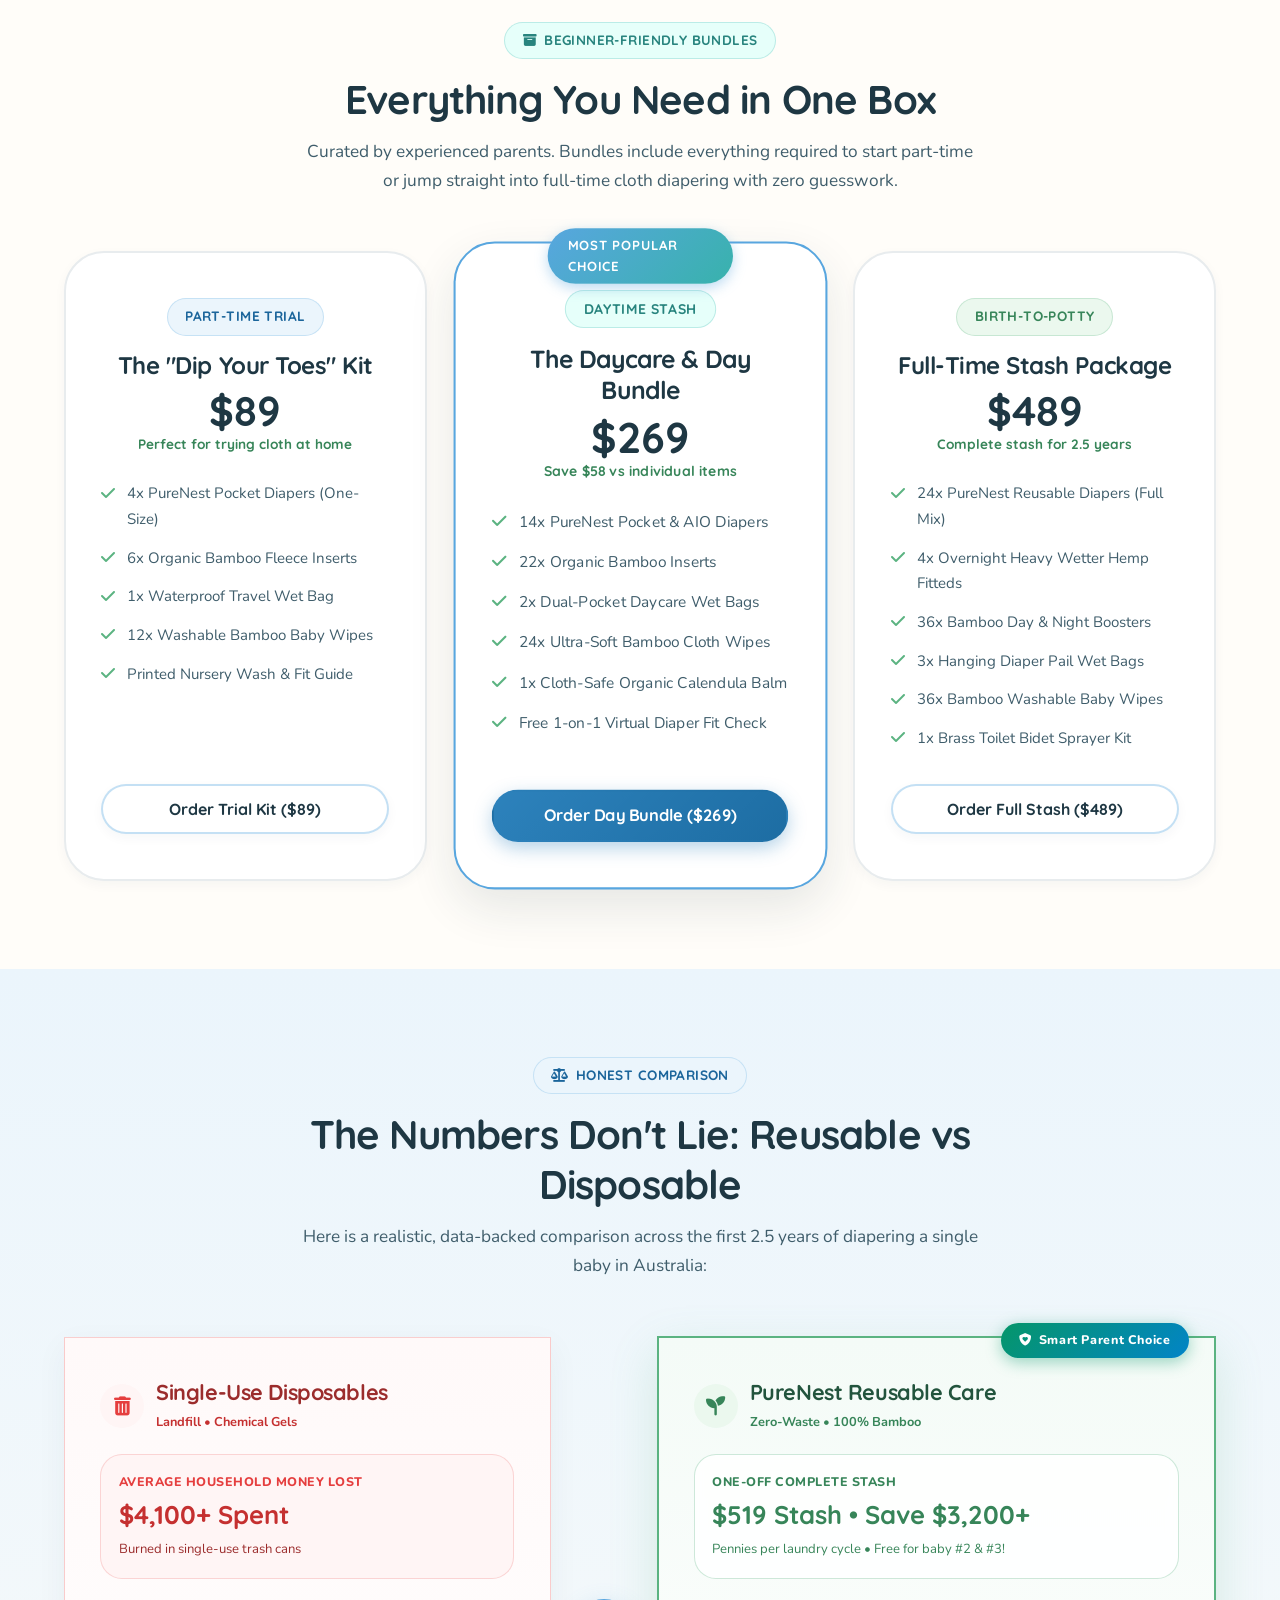
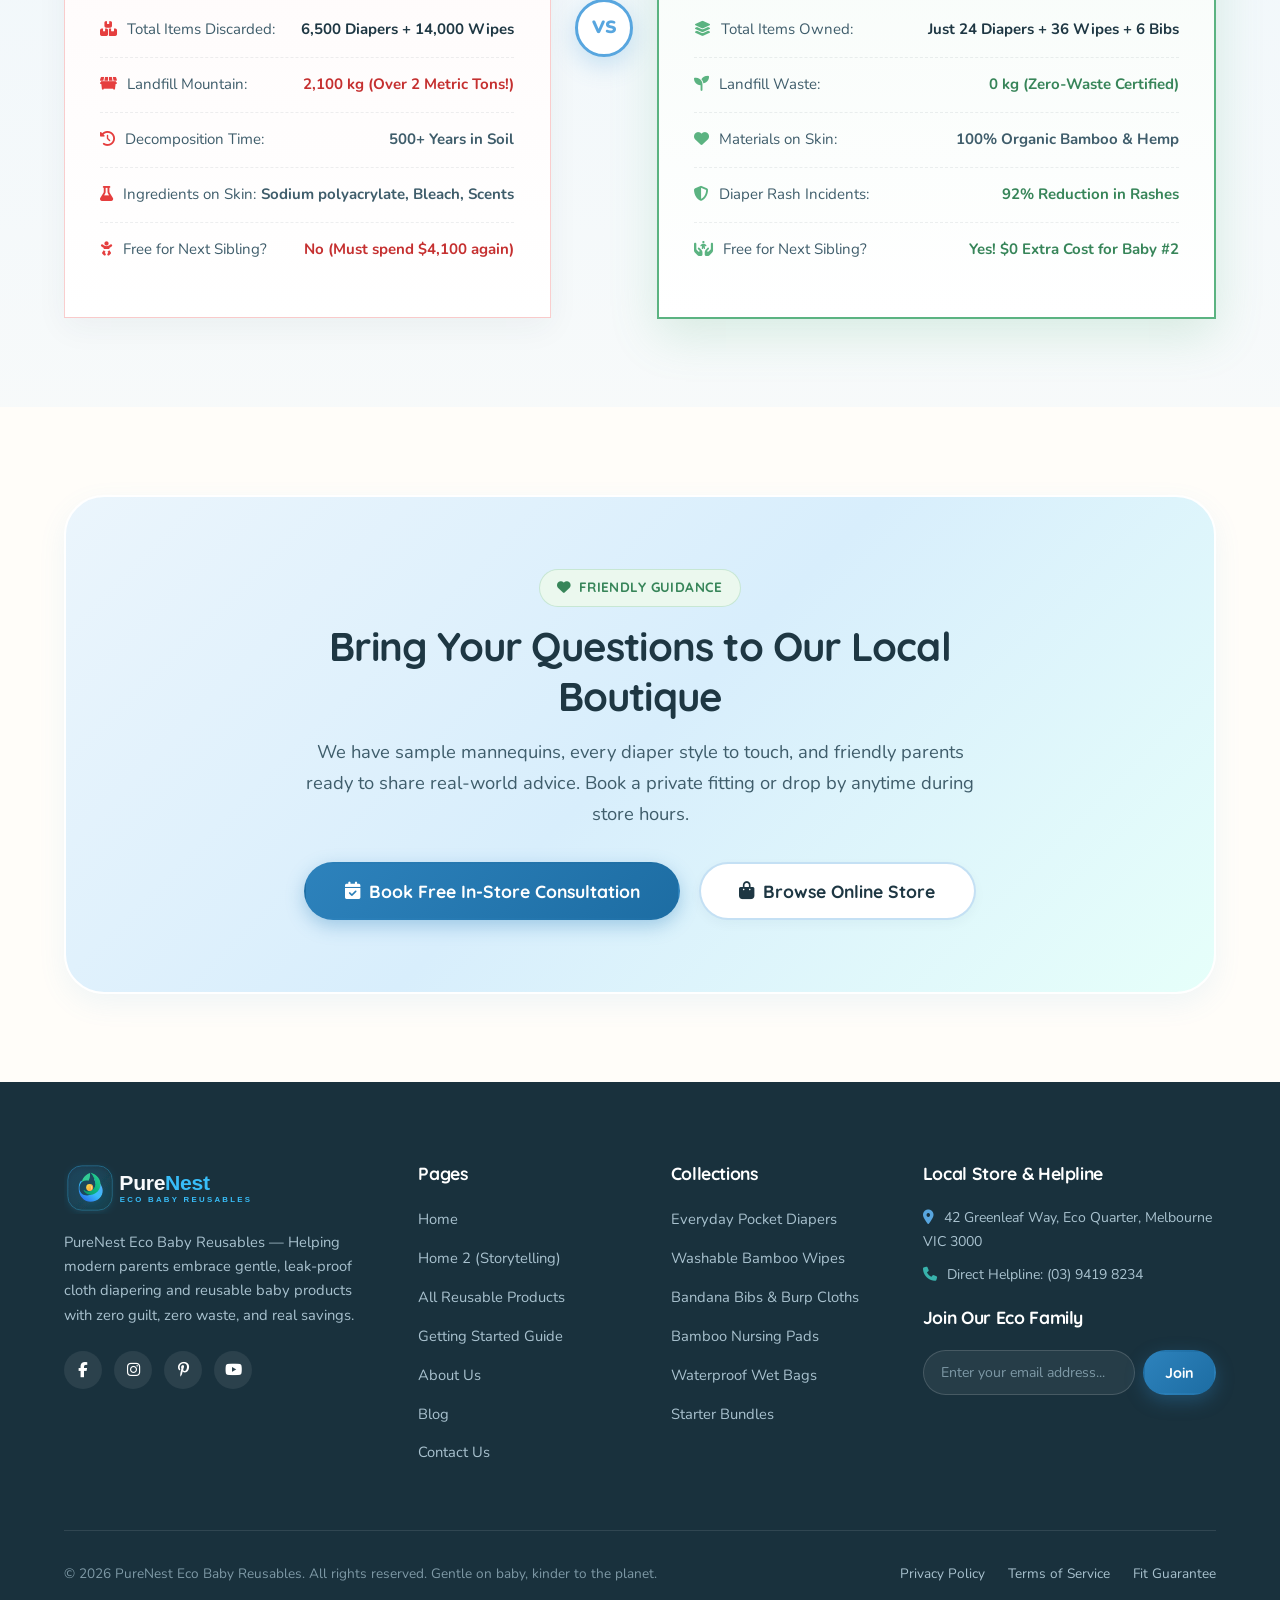
<file: home-2.html>
<!DOCTYPE html>
<html lang="en">

<head>
  <meta charset="UTF-8">
  <meta name="viewport" content="width=device-width, initial-scale=1.0">
  <meta name="description"
    content="PureNest Eco Baby Home 2 — Discover whole-home reusable baby essentials. From diaper changes to mealtime bibs, nursing pads, and smart eco swaps for new parents.">
  <title>Whole-Home Reusable Baby Essentials — PureNest Eco Baby</title>
  <link rel="icon" type="image/svg+xml" href="images/favicon.svg">
  <link rel="icon" type="image/png" sizes="32x32" href="images/favicon.png">
  <link rel="shortcut icon" href="favicon.ico">
  <link rel="apple-touch-icon" href="images/favicon.png">
  <link rel="stylesheet" href="https://cdnjs.cloudflare.com/ajax/libs/font-awesome/6.5.0/css/all.min.css">
  <link rel="stylesheet" href="css/style.css">
</head>

<body>


  <!-- ─── SITE HEADER ─── -->
  <header class="site-header">
    <div class="header-container">
      <a href="index.html" class="header-brand" aria-label="PureNest Eco Baby Home">
        <img src="images/logo.svg" alt="PureNest Eco Baby Reusable Cloth Diapers &amp; Baby Products Logo" class="brand-logo-light">
        <img src="images/logo-dark.svg" alt="PureNest Eco Baby Reusable Cloth Diapers &amp; Baby Products Logo" class="brand-logo-dark">
      </a>

      <!-- Desktop Nav -->
      <nav aria-label="Primary Navigation">
        <ul class="nav-links">
          <li><a href="index.html">Home</a></li>
          <li><a href="home-2.html" class="active">Home 2</a></li>
          <li><a href="products.html">Products</a></li>
          <li><a href="getting-started.html">Getting Started</a></li>
          <li><a href="about.html">About</a></li>
          <li><a href="blog.html">Blog</a></li>
          <li><a href="contact.html">Contact</a></li>
        </ul>
      </nav>

      <!-- Header Actions -->
      <div class="header-actions">
        <button id="themeToggleBtn" class="header-util-btn icon-only theme-toggle-btn" aria-label="Toggle Dark / Light Theme" title="Toggle Theme">
          <i class="fa-solid fa-moon"></i>
        </button>
        <button id="rtlToggleBtn" class="header-util-btn rtl-toggle-btn" aria-label="Toggle RTL / LTR Layout" title="Toggle RTL Layout">
          <span class="rtl-text-label">RTL</span>
        </button>
        <a href="contact.html" class="btn btn-primary btn-sm">
          <i class="fa-solid fa-calendar-check"></i> Consult
        </a>
        <button class="hamburger-btn" id="hamburgerBtn" aria-label="Toggle navigation menu">
          <span></span>
          <span></span>
          <span></span>
        </button>
      </div>
    </div>
  </header>

  <!-- ─── MOBILE DRAWER & OVERLAY ─── -->
  <div class="mobile-nav-overlay" id="mobileNavOverlay"></div>
  <aside class="mobile-nav-drawer" id="mobileNavDrawer" aria-label="Mobile Navigation">
    <div class="mobile-nav-header">
      <img src="images/logo.svg" alt="PureNest Logo" class="brand-logo-light" style="height: 38px;">
      <img src="images/logo-dark.svg" alt="PureNest Logo" class="brand-logo-dark" style="height: 38px;">
      <button id="mobileNavClose"
        style="background:none; border:none; font-size:1.4rem; color:var(--text-title); cursor:pointer;">
        <i class="fa-solid fa-xmark"></i>
      </button>
    </div>
    <ul class="mobile-nav-links">
      <li><a href="index.html">Home <i class="fa-solid fa-chevron-right"></i></a></li>
      <li><a href="home-2.html" class="active">Home 2 <i class="fa-solid fa-chevron-right"></i></a></li>
      <li><a href="products.html">Products <i class="fa-solid fa-chevron-right"></i></a></li>
      <li><a href="getting-started.html">Getting Started <i class="fa-solid fa-chevron-right"></i></a></li>
      <li><a href="about.html">About <i class="fa-solid fa-chevron-right"></i></a></li>
      <li><a href="blog.html">Blog <i class="fa-solid fa-chevron-right"></i></a></li>
      <li><a href="contact.html">Contact <i class="fa-solid fa-chevron-right"></i></a></li>
    </ul>
    <div class="mobile-nav-footer">
      <div class="mobile-drawer-util-row" style="margin-top:0; padding-top:0; border-top:none; margin-bottom:1rem;">
        <button class="header-util-btn theme-toggle-btn" id="mobileThemeToggleBtn" aria-label="Toggle Dark / Light Theme">
          <i class="fa-solid fa-moon"></i>
          <span>Theme</span>
        </button>
        <button class="header-util-btn rtl-toggle-btn" id="mobileRtlToggleBtn" aria-label="Toggle RTL Mode">
          <span class="rtl-text-label">RTL</span>
        </button>
      </div>
      <a href="contact.html" class="btn btn-primary" style="width: 100%;">
        <i class="fa-solid fa-calendar-check"></i> Book Free Fit Consult
      </a>
    </div>
  </aside>

  <main>
    <!-- ═════════════════════════════════════════════════════════════════
         SECTION 1: STORYTELLING HERO (UNIFIED 440PX HEIGHT SYSTEM)
         ═════════════════════════════════════════════════════════════════ -->
    <section class="page-hero-unified hero-home2" aria-label="Storytelling Hero">
      <div class="container">
        <div class="hero2-grid-unified">

          <div class="hero2-content-unified">
            <div class="hero-badge">
              <span class="badge-pill badge-sage">
                <i class="fa-solid fa-house-chimney-window"></i> Whole-Home Reusable Baby Care
              </span>
            </div>

            <h1>
              Everyday Reusable Essentials <br>
              <span class="gradient-text">For Mindful Families</span>
            </h1>

            <p class="hero-lead">
              From silky bamboo wipes and washable nursing pads to waterproof bibs and travel wet bags, replace single-use plastics with simple, chemical-free reusables.
            </p>

            <div class="hero2-points-chips">
              <span class="hero2-point-tag">
                <i class="fa-solid fa-circle-check"></i> GOTS Organic Bamboo
              </span>
              <span class="hero2-point-tag">
                <i class="fa-solid fa-circle-check"></i> One Simple Laundry Rhythm
              </span>
              <span class="hero2-point-tag">
                <i class="fa-solid fa-circle-check"></i> Save $3,200+ Over 3 Years
              </span>
            </div>

            <div class="hero2-buttons-unified">
              <a href="#starter-bundles" class="btn btn-primary">
                <i class="fa-solid fa-box-open"></i> Explore Baby Care Kits
              </a>
              <a href="#everyday-essentials" class="btn btn-secondary">
                <i class="fa-solid fa-clock-rotate-left"></i> See Everyday Routine
              </a>
            </div>
          </div>

          <!-- Hero 2 Visual with Hotspots -->
          <div class="hero2-visual-unified">
            <div class="visual-card-wrap">
              <img src="images/starter_bundle.jpg"
                alt="PureNest Cloth Diaper &amp; Reusable Baby Essentials Complete Starter Bundle">

              <!-- Hotspot 1 -->
              <div class="story-hotspot hotspot-1">
                <i class="fa-solid fa-droplet" style="color:var(--sky-blue);"></i>
                <span>Bamboo Diapers &amp; Wipes</span>
              </div>

              <!-- Hotspot 2 -->
              <div class="story-hotspot hotspot-2">
                <i class="fa-solid fa-shield-halved" style="color:var(--pastel-green);"></i>
                <span>Waterproof Travel Wet Bag</span>
              </div>
            </div>
          </div>

        </div>
      </div>
    </section>

    <!-- ═════════════════════════════════════════════════════════════════
         SECTION 2: EVERYDAY REUSABLE ESSENTIALS (DAY IN THE LIFE)
         ═════════════════════════════════════════════════════════════════ -->
    <!-- ═════════════════════════════════════════════════════════════════
         SECTION 2: EVERYDAY REUSABLE ESSENTIALS (MODERN ANIMATED TIMELINE)
         ═════════════════════════════════════════════════════════════════ -->
    <section class="section section-cream" id="everyday-essentials" aria-label="Everyday Reusable Essentials">
      <div class="container">
        <div class="section-header">
          <span class="badge-pill badge-sky">
            <i class="fa-solid fa-sun"></i> From Dawn to Dusk
          </span>
          <h2>Everyday Reusable Essentials</h2>
          <p>
            Experience how seamlessly washable products fit into every hour of your baby's day — powered by soft textiles and easy family laundry.
          </p>
        </div>

        <!-- Animated Progress Rail -->
        <div class="timeline-progress-rail">
          <div class="timeline-step-node node-1" title="7:30 AM Rise">01</div>
          <div class="timeline-step-node node-2" title="9:00 AM Meal">02</div>
          <div class="timeline-step-node node-3" title="1:30 PM Outing">03</div>
          <div class="timeline-step-node node-4" title="7:00 PM Bedtime">04</div>
        </div>

        <div class="modern-timeline-grid">

          <!-- Phase 1: Morning Change -->
          <div class="modern-timeline-card">
            <div class="timeline-media">
              <img src="images/diaper_prints.jpg" alt="PureNest Pocket Cloth Diaper and bamboo wipes in nursery">
              <span class="timeline-floating-time" style="color:#D36127;">
                <i class="fa-solid fa-sun" style="color:#FF9E6D;"></i> 7:30 AM &bull; Morning Rise
              </span>
            </div>
            <div class="timeline-body">
              <span class="timeline-subtitle">Phase 01 &bull; Fresh Start</span>
              <h3>Morning Change</h3>
              <p>
                Swap the overnight diaper for a breathable PureNest Pocket Diaper. Clean warm skin with a velvety bamboo wipe moistened with plain water.
              </p>
              <div class="timeline-pill-row">
                <span class="timeline-item-pill"><i class="fa-solid fa-baby" style="color:var(--sky-blue);"></i> Pocket Diaper</span>
                <span class="timeline-item-pill"><i class="fa-solid fa-hand-holding-droplet" style="color:var(--aqua);"></i> Bamboo Wipes</span>
                <span class="timeline-item-pill"><i class="fa-solid fa-heart" style="color:var(--warm-peach);"></i> Calendula Balm</span>
              </div>
            </div>
          </div>

          <!-- Phase 2: Breakfast & Nursing -->
          <div class="modern-timeline-card">
            <div class="timeline-media">
              <img src="images/reusable_bibs.jpg" alt="Organic bandana bibs and waffle burp cloths for mealtime">
              <span class="timeline-floating-time" style="color:var(--sky-blue-deep);">
                <i class="fa-solid fa-mug-hot" style="color:var(--sky-blue);"></i> 9:00 AM &bull; Mealtime
              </span>
            </div>
            <div class="timeline-body">
              <span class="timeline-subtitle">Phase 02 &bull; Teething &amp; Feeds</span>
              <h3>Feeding &amp; Nursing</h3>
              <p>
                Snap on an organic cotton bandana bib to absorb teething drool. Mom slips on breathable bamboo nursing pads to prevent leaks in comfort.
              </p>
              <div class="timeline-pill-row">
                <span class="timeline-item-pill"><i class="fa-solid fa-utensils" style="color:var(--warm-peach);"></i> Bandana Bib</span>
                <span class="timeline-item-pill"><i class="fa-solid fa-shield-cat" style="color:var(--pastel-green);"></i> Burp Cloth</span>
                <span class="timeline-item-pill"><i class="fa-solid fa-heart-pulse" style="color:#D53F8C;"></i> Nursing Pads</span>
              </div>
            </div>
          </div>

          <!-- Phase 3: Outing & Travel -->
          <div class="modern-timeline-card">
            <div class="timeline-media">
              <img src="images/wet_bags.jpg" alt="Dual-pocket waterproof wet bags for stroller and travel">
              <span class="timeline-floating-time" style="color:var(--pastel-green-dark);">
                <i class="fa-solid fa-tree" style="color:var(--pastel-green);"></i> 1:30 PM &bull; Stroller Walk
              </span>
            </div>
            <div class="timeline-body">
              <span class="timeline-subtitle">Phase 03 &bull; On The Go</span>
              <h3>Outing &amp; Travel</h3>
              <p>
                Unroll your cushioned travel changing mat on grass or park bench. Stash soiled diapers into the odor-locking zippered wet bag with zero smell.
              </p>
              <div class="timeline-pill-row">
                <span class="timeline-item-pill"><i class="fa-solid fa-bag-shopping" style="color:var(--aqua);"></i> Wet Bag</span>
                <span class="timeline-item-pill"><i class="fa-solid fa-mattress-pillow" style="color:var(--pastel-green);"></i> Changing Mat</span>
              </div>
            </div>
          </div>

          <!-- Phase 4: Bath & Bedtime -->
          <div class="modern-timeline-card">
            <div class="timeline-media">
              <img src="images/hero_baby.jpg" alt="Peaceful sleeping baby in eco bamboo reusable diaper">
              <span class="timeline-floating-time" style="color:#2B4C7E;">
                <i class="fa-solid fa-moon" style="color:#4A6FA5;"></i> 7:00 PM &bull; Bedtime
              </span>
            </div>
            <div class="timeline-body">
              <span class="timeline-subtitle">Phase 04 &bull; 12-Hr Sleep</span>
              <h3>Bath &amp; Restful Sleep</h3>
              <p>
                Gentle warm bath with organic baby washcloths. Wrap in a high-absorbency hemp fitted night diaper for 12 hours of uninterrupted dry sleep.
              </p>
              <div class="timeline-pill-row">
                <span class="timeline-item-pill"><i class="fa-solid fa-shower" style="color:var(--sky-blue);"></i> Baby Washcloths</span>
                <span class="timeline-item-pill"><i class="fa-solid fa-bed" style="color:#4A6FA5;"></i> Hemp Night Fitted</span>
              </div>
            </div>
          </div>

        </div>
      </div>
    </section>

    <!-- ═════════════════════════════════════════════════════════════════
         SECTION 3: FROM DIAPER CHANGES TO MEALTIME
         ═════════════════════════════════════════════════════════════════ -->
    <section class="section section-sky" id="diaper-to-mealtime" aria-label="From Diaper Changes to Mealtime">
      <div class="container">
        <div class="anatomy-showcase">

          <div class="anatomy-image-box">
            <img src="images/mealtime_dining.jpg"
              alt="Organic cotton bandana bibs, bamboo burp cloths, and rolled baby washcloths on wooden dining table">
          </div>

          <div>
            <span class="badge-pill badge-mint">
              <i class="fa-solid fa-hands-bubbles"></i> Everyday Versatility
            </span>
            <h2>From Diaper Changes to Mealtime</h2>
            <p class="text-lead">
              Our reusable baby products work together harmoniously across every room in your home.
            </p>

            <div class="anatomy-points-list" style="margin-top: 1.8rem;">
              <div class="anatomy-point-card">
                <div class="anatomy-number" style="background:var(--sky-blue-light); color:var(--sky-blue);">
                  <i class="fa-solid fa-spray-can-sparkles"></i>
                </div>
                <div class="anatomy-details">
                  <h4>At the Nursery Changing Table</h4>
                  <p>Our washable changing pads protect surfaces from accidents, while stay-dry fleece liners make solid
                    waste cleanup completely effortless.</p>
                </div>
              </div>

              <div class="anatomy-point-card">
                <div class="anatomy-number" style="background:var(--warm-peach-light); color:var(--warm-peach);">
                  <i class="fa-solid fa-bowl-food"></i>
                </div>
                <div class="anatomy-details">
                  <h4>At the Highchair &amp; Kitchen</h4>
                  <p>Catch purees and avocado smears with soft snap bandana bibs. Wipe faces and sticky tray tables with
                    warm damp bamboo washcloths — no disposable wipes in the trash!</p>
                </div>
              </div>

              <div class="anatomy-point-card">
                <div class="anatomy-number" style="background:var(--pastel-green-light); color:var(--pastel-green);">
                  <i class="fa-solid fa-shirt"></i>
                </div>
                <div class="anatomy-details">
                  <h4>Straight Into the Same Laundry Basket</h4>
                  <p>Dirty bibs, burp cloths, washcloths, and diapers all drop into your airy dry pail. Wash them
                    together every 2–3 days without sorting.</p>
                </div>
              </div>
            </div>

            <div style="margin-top: 2rem;">
              <a href="products.html?category=feeding" class="btn btn-primary">
                Shop Mealtime &amp; Feeding Reusables <i class="fa-solid fa-arrow-right"></i>
              </a>
            </div>
          </div>

        </div>
      </div>
    </section>

    <!-- ═════════════════════════════════════════════════════════════════
         SECTION 4: REUSABLE PRODUCTS BY BABY STAGE (MODERN MILESTONE SYSTEM)
         ═════════════════════════════════════════════════════════════════ -->
    <section class="section section-cream" id="by-stage" aria-label="Reusable Products by Baby Stage">
      <div class="container">
        <div class="section-header">
          <span class="badge-pill badge-sage">
            <i class="fa-solid fa-child-reaching"></i> Growing With Baby
          </span>
          <h2>Reusable Products by Baby Stage</h2>
          <p>
            What your family needs evolves as your baby grows. Here is the optimal reusable setup for each developmental milestone:
          </p>
        </div>

        <div class="modern-stage-grid">

          <!-- Stage 1: Newborn -->
          <div class="modern-stage-card">
            <div class="stage-card-header">
              <span class="stage-step-pill" style="background:var(--sky-blue-light); color:var(--sky-blue-deep);">
                <i class="fa-solid fa-seedling"></i> Stage 01 &bull; 0–3 Months
              </span>
              <h3>Newborn Gentle Care</h3>
              <div style="font-size:0.88rem; color:var(--text-muted); font-weight:600;">
                Focus: Tender Skin &amp; Frequent Changes
              </div>
            </div>
            <div class="stage-card-media">
              <img src="images/mother_changing_baby.jpg" alt="Mother lovingly changing newborn baby on soft reusable mat">
            </div>
            <div class="stage-card-body">
              <ul class="stage-feature-list">
                <li class="stage-feature-item">
                  <div class="stage-feature-icon" style="background:var(--sky-blue-light); color:var(--sky-blue);">
                    <i class="fa-solid fa-check"></i>
                  </div>
                  <div><strong>Newborn Pocket Diapers:</strong> Umbilical notch protection with soft bamboo lining.</div>
                </li>
                <li class="stage-feature-item">
                  <div class="stage-feature-icon" style="background:var(--sky-blue-light); color:var(--sky-blue);">
                    <i class="fa-solid fa-check"></i>
                  </div>
                  <div><strong>Bamboo Velour Wipes:</strong> Super gentle for 10–12 meconium changes daily.</div>
                </li>
                <li class="stage-feature-item">
                  <div class="stage-feature-icon" style="background:var(--sky-blue-light); color:var(--sky-blue);">
                    <i class="fa-solid fa-check"></i>
                  </div>
                  <div><strong>Washable Nursing Pads:</strong> Silky relief for tender postpartum nipples.</div>
                </li>
                <li class="stage-feature-item">
                  <div class="stage-feature-icon" style="background:var(--sky-blue-light); color:var(--sky-blue);">
                    <i class="fa-solid fa-check"></i>
                  </div>
                  <div><strong>Soft Baby Washcloths:</strong> Gentle sponge baths and soothing cradle cap care.</div>
                </li>
              </ul>
              <div style="margin-top:auto;">
                <a href="contact.html?interest=Newborn+Gentle+Care+Kit" class="btn btn-secondary" style="width:100%;">
                  Newborn Care Kit ($119)
                </a>
              </div>
            </div>
          </div>

          <!-- Stage 2: Infant (Featured Hero Card) -->
          <div class="modern-stage-card stage-hero">
            <span class="stage-hero-ribbon">
              <i class="fa-solid fa-bolt"></i> Most Active Stage
            </span>
            <div class="stage-card-header">
              <span class="stage-step-pill" style="background:var(--pastel-green-light); color:var(--pastel-green-dark);">
                <i class="fa-solid fa-star"></i> Stage 02 &bull; 3–12 Months
              </span>
              <h3>Infant &amp; Daycare Stage</h3>
              <div style="font-size:0.88rem; color:var(--pastel-green-dark); font-weight:700;">
                Focus: Solids, Teething, Daycare &amp; Chunky Thighs
              </div>
            </div>
            <div class="stage-card-media">
              <img src="images/infant_explorer.jpg" alt="PureNest one size cloth diapers with cute botanical patterns worn by happy infant">
            </div>
            <div class="stage-card-body">
              <ul class="stage-feature-list">
                <li class="stage-feature-item">
                  <div class="stage-feature-icon" style="background:var(--pastel-green-light); color:var(--pastel-green-dark);">
                    <i class="fa-solid fa-check"></i>
                  </div>
                  <div><strong>One-Size Pocket Diapers:</strong> 4-size snap rise grows with baby up to 35 lbs.</div>
                </li>
                <li class="stage-feature-item">
                  <div class="stage-feature-icon" style="background:var(--pastel-green-light); color:var(--pastel-green-dark);">
                    <i class="fa-solid fa-check"></i>
                  </div>
                  <div><strong>Organic Bandana Bibs:</strong> Absorb liters of teething drool to stop rashes.</div>
                </li>
                <li class="stage-feature-item">
                  <div class="stage-feature-icon" style="background:var(--pastel-green-light); color:var(--pastel-green-dark);">
                    <i class="fa-solid fa-check"></i>
                  </div>
                  <div><strong>Dual-Pocket Wet Bags:</strong> Effortless daycare drop-off with clean/wet separation.</div>
                </li>
                <li class="stage-feature-item">
                  <div class="stage-feature-icon" style="background:var(--pastel-green-light); color:var(--pastel-green-dark);">
                    <i class="fa-solid fa-check"></i>
                  </div>
                  <div><strong>Bamboo Fleece Boosters:</strong> Extra absorbency for 2-hour stroller naps.</div>
                </li>
              </ul>
              <div style="margin-top:auto;">
                <a href="contact.html?interest=Everyday+Changing+and+Outings+Kit" class="btn btn-primary" style="width:100%;">
                  Everyday Outings Kit ($289)
                </a>
              </div>
            </div>
          </div>

          <!-- Stage 3: Toddler -->
          <div class="modern-stage-card">
            <div class="stage-card-header">
              <span class="stage-step-pill" style="background:var(--warm-peach-light); color:#D36127;">
                <i class="fa-solid fa-person-running"></i> Stage 03 &bull; 12–24+ Months
              </span>
              <h3>Toddler Independence</h3>
              <div style="font-size:0.88rem; color:var(--text-muted); font-weight:600;">
                Focus: Potty Readiness &amp; Heavy Flood Nights
              </div>
            </div>
            <div class="stage-card-media">
              <img src="images/training_pants.jpg" alt="Washable training pants and toddler potty training essentials">
            </div>
            <div class="stage-card-body">
              <ul class="stage-feature-list">
                <li class="stage-feature-item">
                  <div class="stage-feature-icon" style="background:var(--warm-peach-light); color:#D36127;">
                    <i class="fa-solid fa-check"></i>
                  </div>
                  <div><strong>Side-Snap Training Pants:</strong> Pull-up design with waterproof hidden core.</div>
                </li>
                <li class="stage-feature-item">
                  <div class="stage-feature-icon" style="background:var(--warm-peach-light); color:#D36127;">
                    <i class="fa-solid fa-check"></i>
                  </div>
                  <div><strong>Overnight Hemp Fitteds:</strong> Heavy flood absorbency for 12 hours of sleep.</div>
                </li>
                <li class="stage-feature-item">
                  <div class="stage-feature-icon" style="background:var(--warm-peach-light); color:#D36127;">
                    <i class="fa-solid fa-check"></i>
                  </div>
                  <div><strong>Washable Snack Pouches:</strong> Zero-waste fruit and cracker storage for park trips.</div>
                </li>
                <li class="stage-feature-item">
                  <div class="stage-feature-icon" style="background:var(--warm-peach-light); color:#D36127;">
                    <i class="fa-solid fa-check"></i>
                  </div>
                  <div><strong>Toilet Bidet Sprayer:</strong> Quick 10-second solid waste flush into the toilet.</div>
                </li>
              </ul>
              <div style="margin-top:auto;">
                <a href="contact.html?interest=Full-Time+Stash+Package" class="btn btn-secondary" style="width:100%;">
                  Full-Time Stash Package ($489)
                </a>
              </div>
            </div>
          </div>

        </div>
      </div>
    </section>

    <!-- ═════════════════════════════════════════════════════════════════
         SECTION 5: SMART SWAPS FOR NEW PARENTS (INTERACTIVE TRANSFORMATION)
         ═════════════════════════════════════════════════════════════════ -->
    <section class="section section-sky" id="smart-swaps" aria-label="Smart Swaps for New Parents">
      <div class="container">
        <div class="section-header">
          <span class="badge-pill badge-sky">
            <i class="fa-solid fa-arrows-rotate"></i> Simple Alternatives
          </span>
          <h2>Smart Swaps for New Parents</h2>
          <p>
            You don’t have to change everything overnight. Start by swapping single-use throwaways for these gentle, high-impact washable upgrades:
          </p>
        </div>

        <div class="modern-swaps-grid">

          <!-- Swap 1: Wipes -->
          <div class="modern-swap-card">
            <div class="swap-transform-row">
              <span class="swap-chip-bad"><i class="fa-solid fa-trash-can"></i> Plastic Wipes</span>
              <div class="swap-arrow-disc"><i class="fa-solid fa-right-left"></i></div>
              <span class="swap-chip-good"><i class="fa-solid fa-leaf"></i> Bamboo Wipes</span>
            </div>
            <div class="swap-impact-badge">
              <i class="fa-solid fa-piggy-bank" style="color:var(--pastel-green-dark);"></i> Saves $450 &bull; Eczema Relief
            </div>
            <p>
              <strong>Why Swap:</strong> Commercial wipes contain hidden polyester microplastics and petrochemical preservatives. Double-sided bamboo velour uses warm water only, cleans 3x faster, and never irritates sensitive baby skin.
            </p>
          </div>

          <!-- Swap 2: Diapers -->
          <div class="modern-swap-card">
            <div class="swap-transform-row">
              <span class="swap-chip-bad"><i class="fa-solid fa-trash-can"></i> Plastic Diapers</span>
              <div class="swap-arrow-disc"><i class="fa-solid fa-right-left"></i></div>
              <span class="swap-chip-good"><i class="fa-solid fa-baby"></i> Pocket Diapers</span>
            </div>
            <div class="swap-impact-badge">
              <i class="fa-solid fa-earth-americas" style="color:var(--sky-blue);"></i> Diverts 6,500 Diapers
            </div>
            <p>
              <strong>Why Swap:</strong> Single-use diapers take 500+ years to decompose in Australian landfills. PureNest one-size diapers adjust with 4 rise settings, feature double leg gussets for zero leaks, and wash easily in family laundry.
            </p>
          </div>

          <!-- Swap 3: Nursing Pads -->
          <div class="modern-swap-card">
            <div class="swap-transform-row">
              <span class="swap-chip-bad"><i class="fa-solid fa-trash-can"></i> Sticky Disposables</span>
              <div class="swap-arrow-disc"><i class="fa-solid fa-right-left"></i></div>
              <span class="swap-chip-good"><i class="fa-solid fa-heart-pulse"></i> Bamboo Pads</span>
            </div>
            <div class="swap-impact-badge">
              <i class="fa-solid fa-shield-heart" style="color:#D53F8C;"></i> Saves $280 &bull; Nipple Comfort
            </div>
            <p>
              <strong>Why Swap:</strong> Paper pads bunch up, have scratchy adhesives, and trap moisture against sore cracked nipples. Contoured bamboo velour is silky soft, breathable, and includes an organic mesh laundry wash bag.
            </p>
          </div>

          <!-- Swap 4: Bibs -->
          <div class="modern-swap-card">
            <div class="swap-transform-row">
              <span class="swap-chip-bad"><i class="fa-solid fa-trash-can"></i> Paper Bibs &amp; Rolls</span>
              <div class="swap-arrow-disc"><i class="fa-solid fa-right-left"></i></div>
              <span class="swap-chip-good"><i class="fa-solid fa-utensils"></i> Bandana Bibs</span>
            </div>
            <div class="swap-impact-badge">
              <i class="fa-solid fa-droplet" style="color:var(--warm-peach);"></i> 3x Thicker Absorbency
            </div>
            <p>
              <strong>Why Swap:</strong> Flimsy paper towels and plasticky bibs tear and chafe baby's neck. 100% GOTS organic cotton with plush fleece backing catches endless teething drool and highchair puree spills with zero rash.
            </p>
          </div>

          <!-- Swap 5: Wet Bags -->
          <div class="modern-swap-card">
            <div class="swap-transform-row">
              <span class="swap-chip-bad"><i class="fa-solid fa-trash-can"></i> Single-Use Ziplocs</span>
              <div class="swap-arrow-disc"><i class="fa-solid fa-right-left"></i></div>
              <span class="swap-chip-good"><i class="fa-solid fa-bag-shopping"></i> Dual Wet Bag</span>
            </div>
            <div class="swap-impact-badge">
              <i class="fa-solid fa-lock" style="color:var(--aqua);"></i> 100% Odor &amp; Leak Lock
            </div>
            <p>
              <strong>Why Swap:</strong> Flimsy single-use plastic bags leak odors and rip in diaper bags. Dual zippered pockets with heat-taped waterproof seams isolate soiled wipes and damp clothes cleanly across daycare and outings.
            </p>
          </div>

          <!-- Swap 6: Changing Mats -->
          <div class="modern-swap-card">
            <div class="swap-transform-row">
              <span class="swap-chip-bad"><i class="fa-solid fa-trash-can"></i> Paper Sheets</span>
              <div class="swap-arrow-disc"><i class="fa-solid fa-right-left"></i></div>
              <span class="swap-chip-good"><i class="fa-solid fa-mattress-pillow"></i> Quilted Mat</span>
            </div>
            <div class="swap-impact-badge">
              <i class="fa-solid fa-bed" style="color:var(--pastel-green-dark);"></i> Cushioned &bull; Roll &amp; Snap
            </div>
            <p>
              <strong>Why Swap:</strong> Cold plastic and paper liners slide and crinkle on public change tables. Quilted organic cotton padding shields your baby from cold surfaces, wipes clean in seconds, and rolls neatly with an attached snap strap.
            </p>
          </div>

        </div>
      </div>
    </section>

    <!-- ═════════════════════════════════════════════════════════════════
         SECTION 6: STARTER BUNDLES & CARE KITS
         ═════════════════════════════════════════════════════════════════ -->
    <section class="section section-cream" id="starter-bundles" aria-label="Starter Bundles and Care Kits">
      <div class="container">
        <div class="section-header">
          <span class="badge-pill badge-mint">
            <i class="fa-solid fa-box-archive"></i> Beginner-Friendly Bundles
          </span>
          <h2>Everything You Need in One Box</h2>
          <p>
            Curated by experienced parents. Bundles include everything required to start part-time or jump straight into
            full-time cloth diapering with zero guesswork.
          </p>
        </div>

        <div class="bundles-grid">
          <!-- Bundle 1 -->
          <div class="bundle-card">
            <div class="bundle-header">
              <span class="badge-pill badge-sky">Part-Time Trial</span>
              <h3>The "Dip Your Toes" Kit</h3>
              <div class="bundle-price">
                $89 <span class="save-tag">Perfect for trying cloth at home</span>
              </div>
            </div>
            <ul class="bundle-checklist">
              <li><i class="fa-solid fa-check"></i> 4x PureNest Pocket Diapers (One-Size)</li>
              <li><i class="fa-solid fa-check"></i> 6x Organic Bamboo Fleece Inserts</li>
              <li><i class="fa-solid fa-check"></i> 1x Waterproof Travel Wet Bag</li>
              <li><i class="fa-solid fa-check"></i> 12x Washable Bamboo Baby Wipes</li>
              <li><i class="fa-solid fa-check"></i> Printed Nursery Wash &amp; Fit Guide</li>
            </ul>
            <a href="contact.html?interest=Dip+Your+Toes+Trial+Kit" class="btn btn-secondary" style="width: 100%;">
              Order Trial Kit ($89)
            </a>
          </div>

          <!-- Bundle 2 (Featured) -->
          <div class="bundle-card featured">
            <div class="bundle-ribbon">Most Popular Choice</div>
            <div class="bundle-header">
              <span class="badge-pill badge-mint">Daytime Stash</span>
              <h3>The Daycare &amp; Day Bundle</h3>
              <div class="bundle-price">
                $269 <span class="save-tag">Save $58 vs individual items</span>
              </div>
            </div>
            <ul class="bundle-checklist">
              <li><i class="fa-solid fa-check"></i> 14x PureNest Pocket &amp; AIO Diapers</li>
              <li><i class="fa-solid fa-check"></i> 22x Organic Bamboo Inserts</li>
              <li><i class="fa-solid fa-check"></i> 2x Dual-Pocket Daycare Wet Bags</li>
              <li><i class="fa-solid fa-check"></i> 24x Ultra-Soft Bamboo Cloth Wipes</li>
              <li><i class="fa-solid fa-check"></i> 1x Cloth-Safe Organic Calendula Balm</li>
              <li><i class="fa-solid fa-check"></i> Free 1-on-1 Virtual Diaper Fit Check</li>
            </ul>
            <a href="contact.html?interest=Daycare+and+Day+Bundle" class="btn btn-primary" style="width: 100%;">
              Order Day Bundle ($269)
            </a>
          </div>

          <!-- Bundle 3 -->
          <div class="bundle-card">
            <div class="bundle-header">
              <span class="badge-pill badge-sage">Birth-to-Potty</span>
              <h3>Full-Time Stash Package</h3>
              <div class="bundle-price">
                $489 <span class="save-tag">Complete stash for 2.5 years</span>
              </div>
            </div>
            <ul class="bundle-checklist">
              <li><i class="fa-solid fa-check"></i> 24x PureNest Reusable Diapers (Full Mix)</li>
              <li><i class="fa-solid fa-check"></i> 4x Overnight Heavy Wetter Hemp Fitteds</li>
              <li><i class="fa-solid fa-check"></i> 36x Bamboo Day &amp; Night Boosters</li>
              <li><i class="fa-solid fa-check"></i> 3x Hanging Diaper Pail Wet Bags</li>
              <li><i class="fa-solid fa-check"></i> 36x Bamboo Washable Baby Wipes</li>
              <li><i class="fa-solid fa-check"></i> 1x Brass Toilet Bidet Sprayer Kit</li>
            </ul>
            <a href="contact.html?interest=Full-Time+Stash+Package" class="btn btn-secondary" style="width: 100%;">
              Order Full Stash ($489)
            </a>
          </div>
        </div>
      </div>
    </section>

    <!-- ═════════════════════════════════════════════════════════════════
         SECTION 7: REAL COST & ECO-IMPACT BREAKDOWN (MODERN VS DASHBOARD)
         ═════════════════════════════════════════════════════════════════ -->
    <section class="section section-sky" id="cost-breakdown" aria-label="Cost and Waste Breakdown">
      <div class="container">
        <div class="section-header">
          <span class="badge-pill badge-sky">
            <i class="fa-solid fa-scale-balanced"></i> Honest Comparison
          </span>
          <h2>The Numbers Don't Lie: Reusable vs Disposable</h2>
          <p>
            Here is a realistic, data-backed comparison across the first 2.5 years of diapering a single baby in Australia:
          </p>
        </div>

        <div class="modern-vs-dashboard">

          <!-- Left Card: Disposables -->
          <div class="vs-card vs-card-disposable">
            <div style="display:flex; align-items:center; gap:0.75rem; margin-bottom:1.2rem;">
              <div style="width:44px; height:44px; border-radius:50%; background:#FFF5F5; color:#E53E3E; display:flex; align-items:center; justify-content:center; font-size:1.2rem;">
                <i class="fa-solid fa-trash-can"></i>
              </div>
              <div>
                <h3 style="color:#9B2C2C; margin-bottom:0.15rem; font-size:1.35rem;">Single-Use Disposables</h3>
                <span style="font-size:0.8rem; color:#C53030; font-weight:700;">Landfill &bull; Chemical Gels</span>
              </div>
            </div>

            <div class="vs-cost-callout-bad" style="margin-bottom:1.5rem; padding:1.1rem; border-radius:var(--radius-md);">
              <div style="font-size:0.78rem; text-transform:uppercase; font-weight:800; color:#E53E3E; letter-spacing:0.04em;">Average Household Money Lost</div>
              <div class="vs-cost-highlight-bad">$4,100+ Spent</div>
              <div style="font-size:0.82rem; color:#9B2C2C; margin-top:2px;">Burned in single-use trash cans</div>
            </div>

            <div class="vs-stat-row">
              <span style="color:var(--text-body);"><i class="fa-solid fa-boxes-stacked" style="color:#E53E3E; margin-right:6px;"></i> Total Items Discarded:</span>
              <strong style="color:var(--text-title);">6,500 Diapers + 14,000 Wipes</strong>
            </div>
            <div class="vs-stat-row">
              <span style="color:var(--text-body);"><i class="fa-solid fa-dumpster" style="color:#E53E3E; margin-right:6px;"></i> Landfill Mountain:</span>
              <strong style="color:#C53030;">2,100 kg (Over 2 Metric Tons!)</strong>
            </div>
            <div class="vs-stat-row">
              <span style="color:var(--text-body);"><i class="fa-solid fa-clock-rotate-left" style="color:#E53E3E; margin-right:6px;"></i> Decomposition Time:</span>
              <strong>500+ Years in Soil</strong>
            </div>
            <div class="vs-stat-row">
              <span style="color:var(--text-body);"><i class="fa-solid fa-flask" style="color:#E53E3E; margin-right:6px;"></i> Ingredients on Skin:</span>
              <strong>Sodium polyacrylate, Bleach, Scents</strong>
            </div>
            <div class="vs-stat-row">
              <span style="color:var(--text-body);"><i class="fa-solid fa-baby" style="color:#E53E3E; margin-right:6px;"></i> Free for Next Sibling?</span>
              <strong style="color:#C53030;">No (Must spend $4,100 again)</strong>
            </div>
          </div>

          <!-- Animated VS Divider -->
          <div class="vs-divider-disc">
            VS
          </div>

          <!-- Right Card: PureNest Reusables (Hero) -->
          <div class="vs-card vs-card-reusable">
            <span class="vs-badge-hero" style="color: #ffffff !important; background: linear-gradient(135deg, #059669 0%, #0284C7 100%) !important;">
              <i class="fa-solid fa-shield-heart" style="color: #ffffff !important;"></i> Smart Parent Choice
            </span>

            <div style="display:flex; align-items:center; gap:0.75rem; margin-bottom:1.2rem;">
              <div style="width:44px; height:44px; border-radius:50%; background:var(--pastel-green-light); color:var(--pastel-green-dark); display:flex; align-items:center; justify-content:center; font-size:1.2rem;">
                <i class="fa-solid fa-seedling"></i>
              </div>
              <div>
                <h3 style="color:#22543D; margin-bottom:0.15rem; font-size:1.35rem;">PureNest Reusable Care</h3>
                <span style="font-size:0.8rem; color:var(--pastel-green-dark); font-weight:700;">Zero-Waste &bull; 100% Bamboo</span>
              </div>
            </div>

            <div class="vs-cost-callout-good" style="margin-bottom:1.5rem; padding:1.1rem; border-radius:var(--radius-md); backdrop-filter:blur(6px);">
              <div style="font-size:0.78rem; text-transform:uppercase; font-weight:800; color:var(--pastel-green-dark); letter-spacing:0.04em;">One-Off Complete Stash</div>
              <div class="vs-cost-highlight-good">$519 Stash &bull; Save $3,200+</div>
              <div style="font-size:0.82rem; color:var(--pastel-green-dark); margin-top:2px;">Pennies per laundry cycle &bull; Free for baby #2 &amp; #3!</div>
            </div>

            <div class="vs-stat-row">
              <span style="color:var(--text-body);"><i class="fa-solid fa-layer-group" style="color:var(--pastel-green); margin-right:6px;"></i> Total Items Owned:</span>
              <strong style="color:var(--text-title);">Just 24 Diapers + 36 Wipes + 6 Bibs</strong>
            </div>
            <div class="vs-stat-row">
              <span style="color:var(--text-body);"><i class="fa-solid fa-seedling" style="color:var(--pastel-green); margin-right:6px;"></i> Landfill Waste:</span>
              <strong style="color:var(--pastel-green-dark);">0 kg (Zero-Waste Certified)</strong>
            </div>
            <div class="vs-stat-row">
              <span style="color:var(--text-body);"><i class="fa-solid fa-heart" style="color:var(--pastel-green); margin-right:6px;"></i> Materials on Skin:</span>
              <strong>100% Organic Bamboo &amp; Hemp</strong>
            </div>
            <div class="vs-stat-row">
              <span style="color:var(--text-body);"><i class="fa-solid fa-shield-halved" style="color:var(--pastel-green); margin-right:6px;"></i> Diaper Rash Incidents:</span>
              <strong style="color:var(--pastel-green-dark);">92% Reduction in Rashes</strong>
            </div>
            <div class="vs-stat-row">
              <span style="color:var(--text-body);"><i class="fa-solid fa-hands-holding-child" style="color:var(--pastel-green); margin-right:6px;"></i> Free for Next Sibling?</span>
              <strong style="color:var(--pastel-green-dark);">Yes! $0 Extra Cost for Baby #2</strong>
            </div>
          </div>

        </div>
      </div>
    </section>

    <!-- ═════════════════════════════════════════════════════════════════
         SECTION 8: FINAL CONSULTATION & FIT CHECK CTA
         ═════════════════════════════════════════════════════════════════ -->
    <section class="section section-cream" id="consultation-cta" aria-label="Book In-Store Fit Check">
      <div class="container">
        <div class="cta-banner">
          <div class="cta-banner-content">
            <span class="badge-pill badge-sage">
              <i class="fa-solid fa-heart"></i> Friendly Guidance
            </span>
            <h2>Bring Your Questions to Our Local Boutique</h2>
            <p>
              We have sample mannequins, every diaper style to touch, and friendly parents ready to share real-world
              advice. Book a private fitting or drop by anytime during store hours.
            </p>
            <div class="cta-banner-actions">
              <a href="contact.html" class="btn btn-primary btn-lg">
                <i class="fa-solid fa-calendar-check"></i> Book Free In-Store Consultation
              </a>
              <a href="products.html" class="btn btn-secondary btn-lg">
                <i class="fa-solid fa-bag-shopping"></i> Browse Online Store
              </a>
            </div>
          </div>
        </div>
      </div>
    </section>
  </main>

  <!-- ─── FOOTER ─── -->
  <footer class="site-footer">
    <div class="container">
      <div class="footer-grid">
        <div class="footer-col footer-brand-bio">
          <a href="index.html">
            <img src="images/logo-dark.svg" alt="PureNest Logo" style="height: 44px;">
          </a>
          <p>
            PureNest Eco Baby Reusables — Helping modern parents embrace gentle, leak-proof cloth diapering and reusable
            baby products with zero guilt, zero waste, and real savings.
          </p>
          <div class="footer-social-links">
            <a href="#" class="social-circle" aria-label="Facebook"><i class="fa-brands fa-facebook-f"></i></a>
            <a href="#" class="social-circle" aria-label="Instagram"><i class="fa-brands fa-instagram"></i></a>
            <a href="#" class="social-circle" aria-label="Pinterest"><i class="fa-brands fa-pinterest-p"></i></a>
            <a href="#" class="social-circle" aria-label="YouTube"><i class="fa-brands fa-youtube"></i></a>
          </div>
        </div>

        <div class="footer-col">
          <h5>Pages</h5>
          <ul class="footer-links-list">
            <li><a href="index.html">Home</a></li>
            <li><a href="home-2.html">Home 2 (Storytelling)</a></li>
            <li><a href="products.html">All Reusable Products</a></li>
            <li><a href="getting-started.html">Getting Started Guide</a></li>
            <li><a href="about.html">About Us</a></li>
            <li><a href="blog.html">Blog</a></li>
            <li><a href="contact.html">Contact Us</a></li>
          </ul>
        </div>

        <div class="footer-col">
          <h5>Collections</h5>
          <ul class="footer-links-list">
            <li><a href="products.html?category=cloth-diapers">Everyday Pocket Diapers</a></li>
            <li><a href="products.html?category=wipes">Washable Bamboo Wipes</a></li>
            <li><a href="products.html?category=feeding">Bandana Bibs &amp; Burp Cloths</a></li>
            <li><a href="products.html?category=care">Bamboo Nursing Pads</a></li>
            <li><a href="products.html?category=accessories">Waterproof Wet Bags</a></li>
            <li><a href="products.html?category=bundles">Starter Bundles</a></li>
          </ul>
        </div>

        <div class="footer-col footer-newsletter-box">
          <h5>Local Store &amp; Helpline</h5>
          <p style="font-size: 0.88rem; margin-bottom: 0.6rem;">
            <i class="fa-solid fa-location-dot" style="color:var(--sky-blue); margin-right:6px;"></i>
            42 Greenleaf Way, Eco Quarter, Melbourne VIC 3000
          </p>
          <p style="font-size: 0.88rem; margin-bottom: 1.2rem;">
            <i class="fa-solid fa-phone" style="color:var(--aqua); margin-right:6px;"></i>
            Direct Helpline: (03) 9419 8234
          </p>
          <h5>Join Our Eco Family</h5>
          <form class="footer-subscribe-form">
            <input type="email" placeholder="Enter your email address..." required>
            <button type="submit" class="btn btn-primary btn-sm">Join</button>
          </form>
        </div>
      </div>

      <div class="footer-bottom-bar">
        <span>&copy; 2026 PureNest Eco Baby Reusables. All rights reserved. Gentle on baby, kinder to the planet.</span>
        <div>
          <a href="#">Privacy Policy</a>
          <a href="#">Terms of Service</a>
          <a href="#">Fit Guarantee</a>
        </div>
      </div>
    </div>
  </footer>

  <button id="backToTopBtn" class="back-to-top-btn" aria-label="Back to top">
    <i class="fa-solid fa-chevron-up"></i>
  </button>

  <script src="js/main.js"></script>
</body>

</html>
</file>
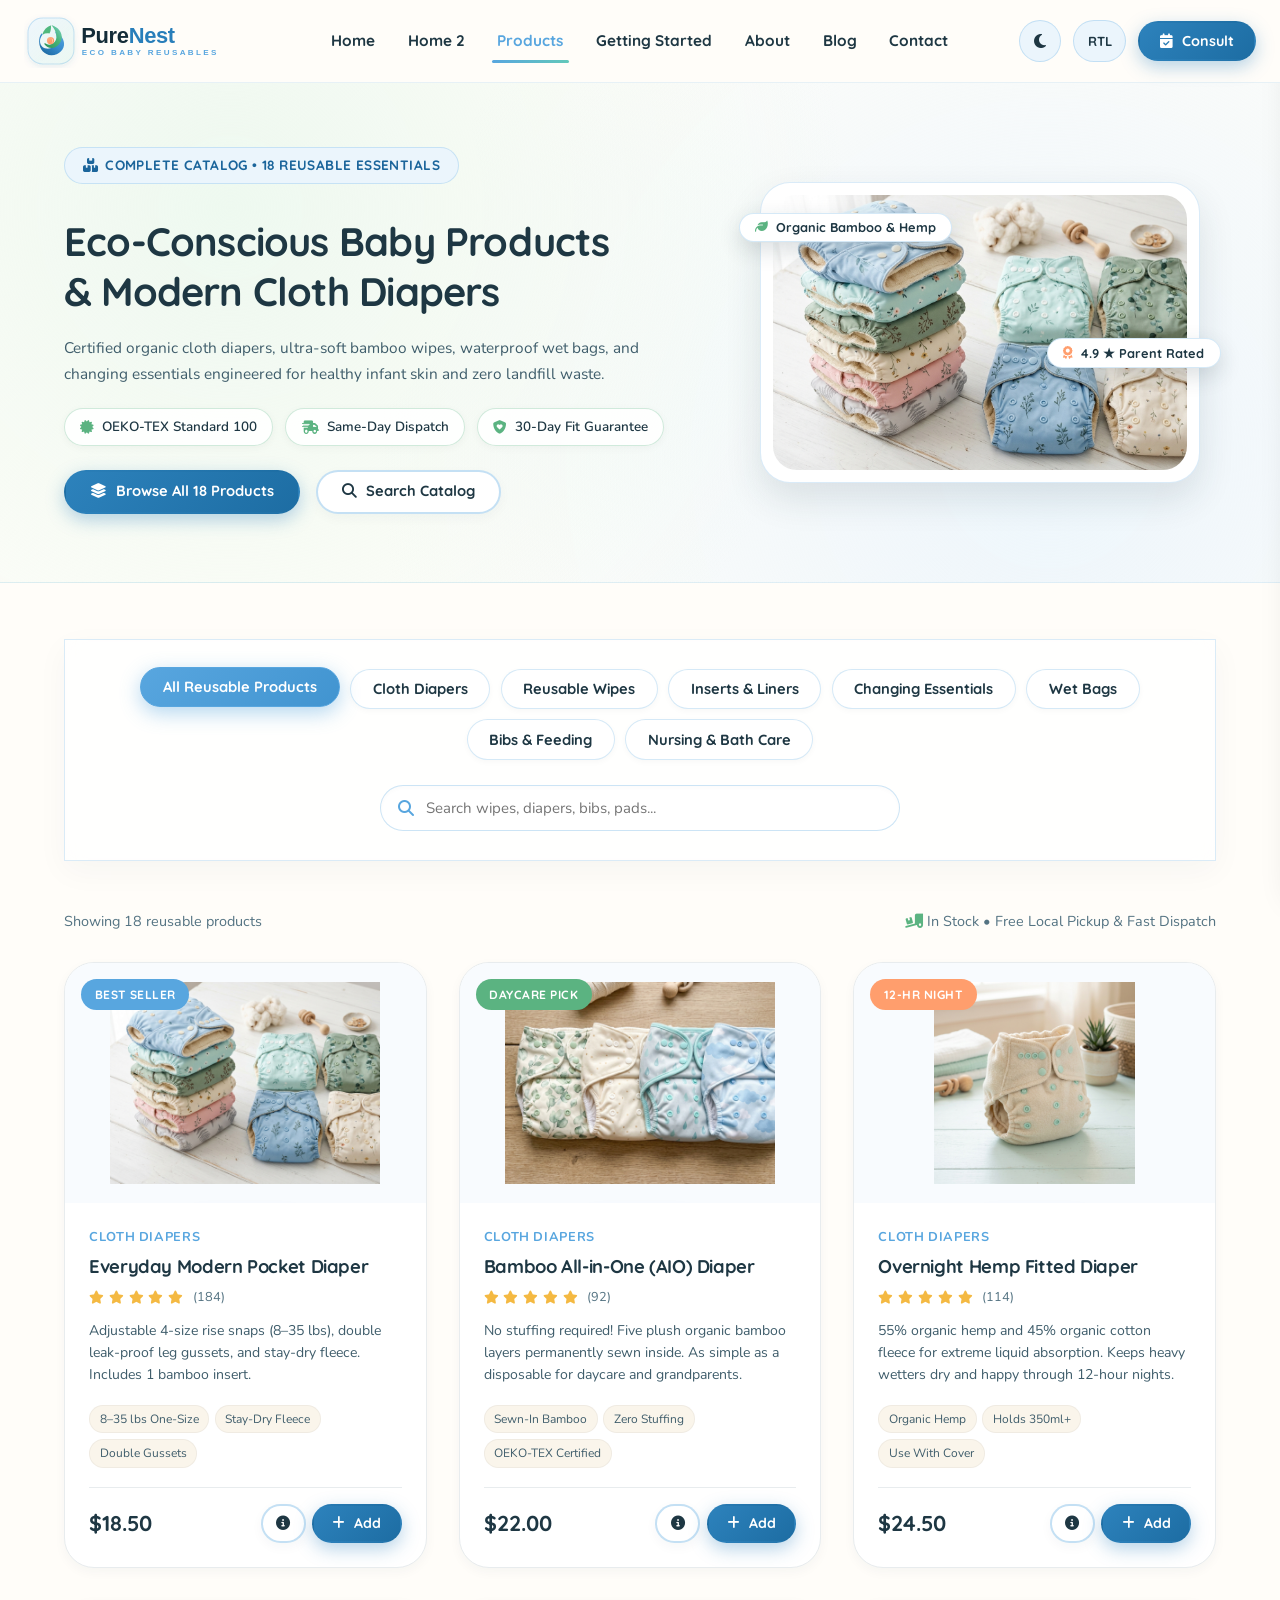
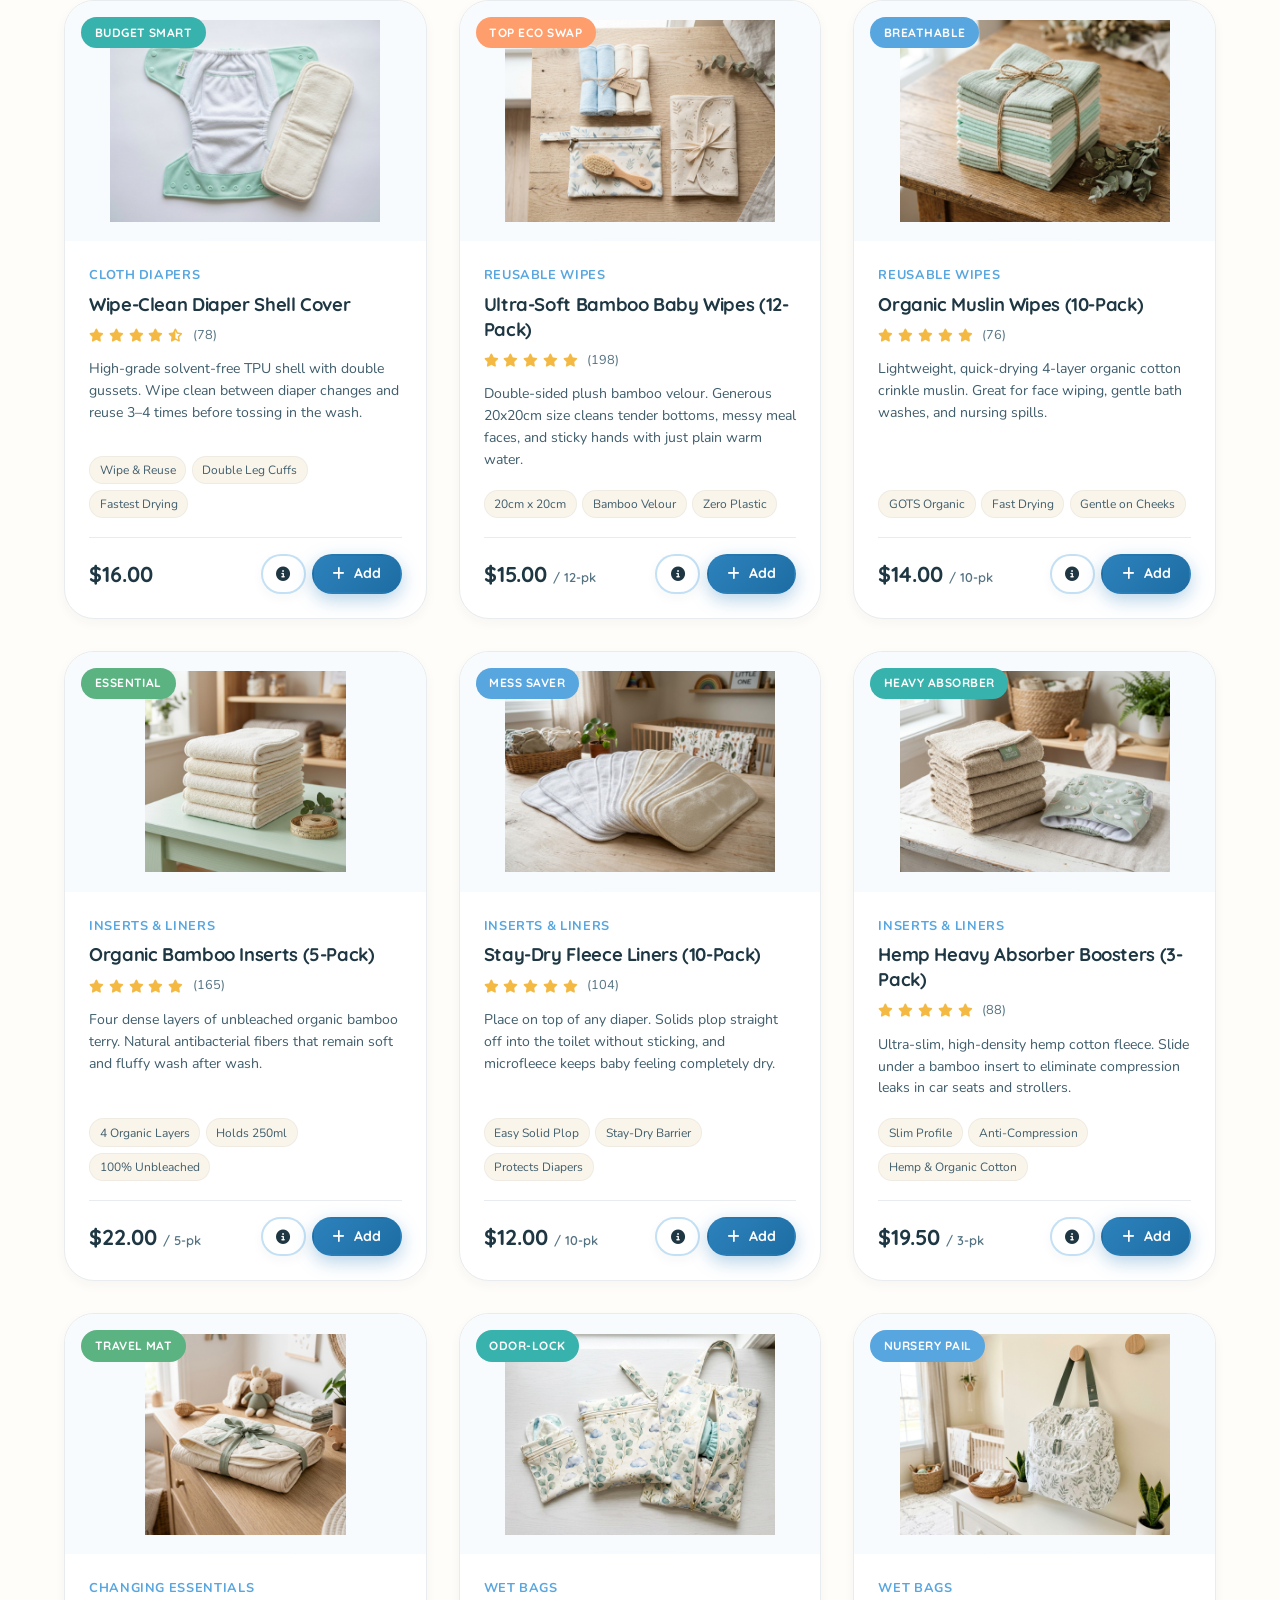
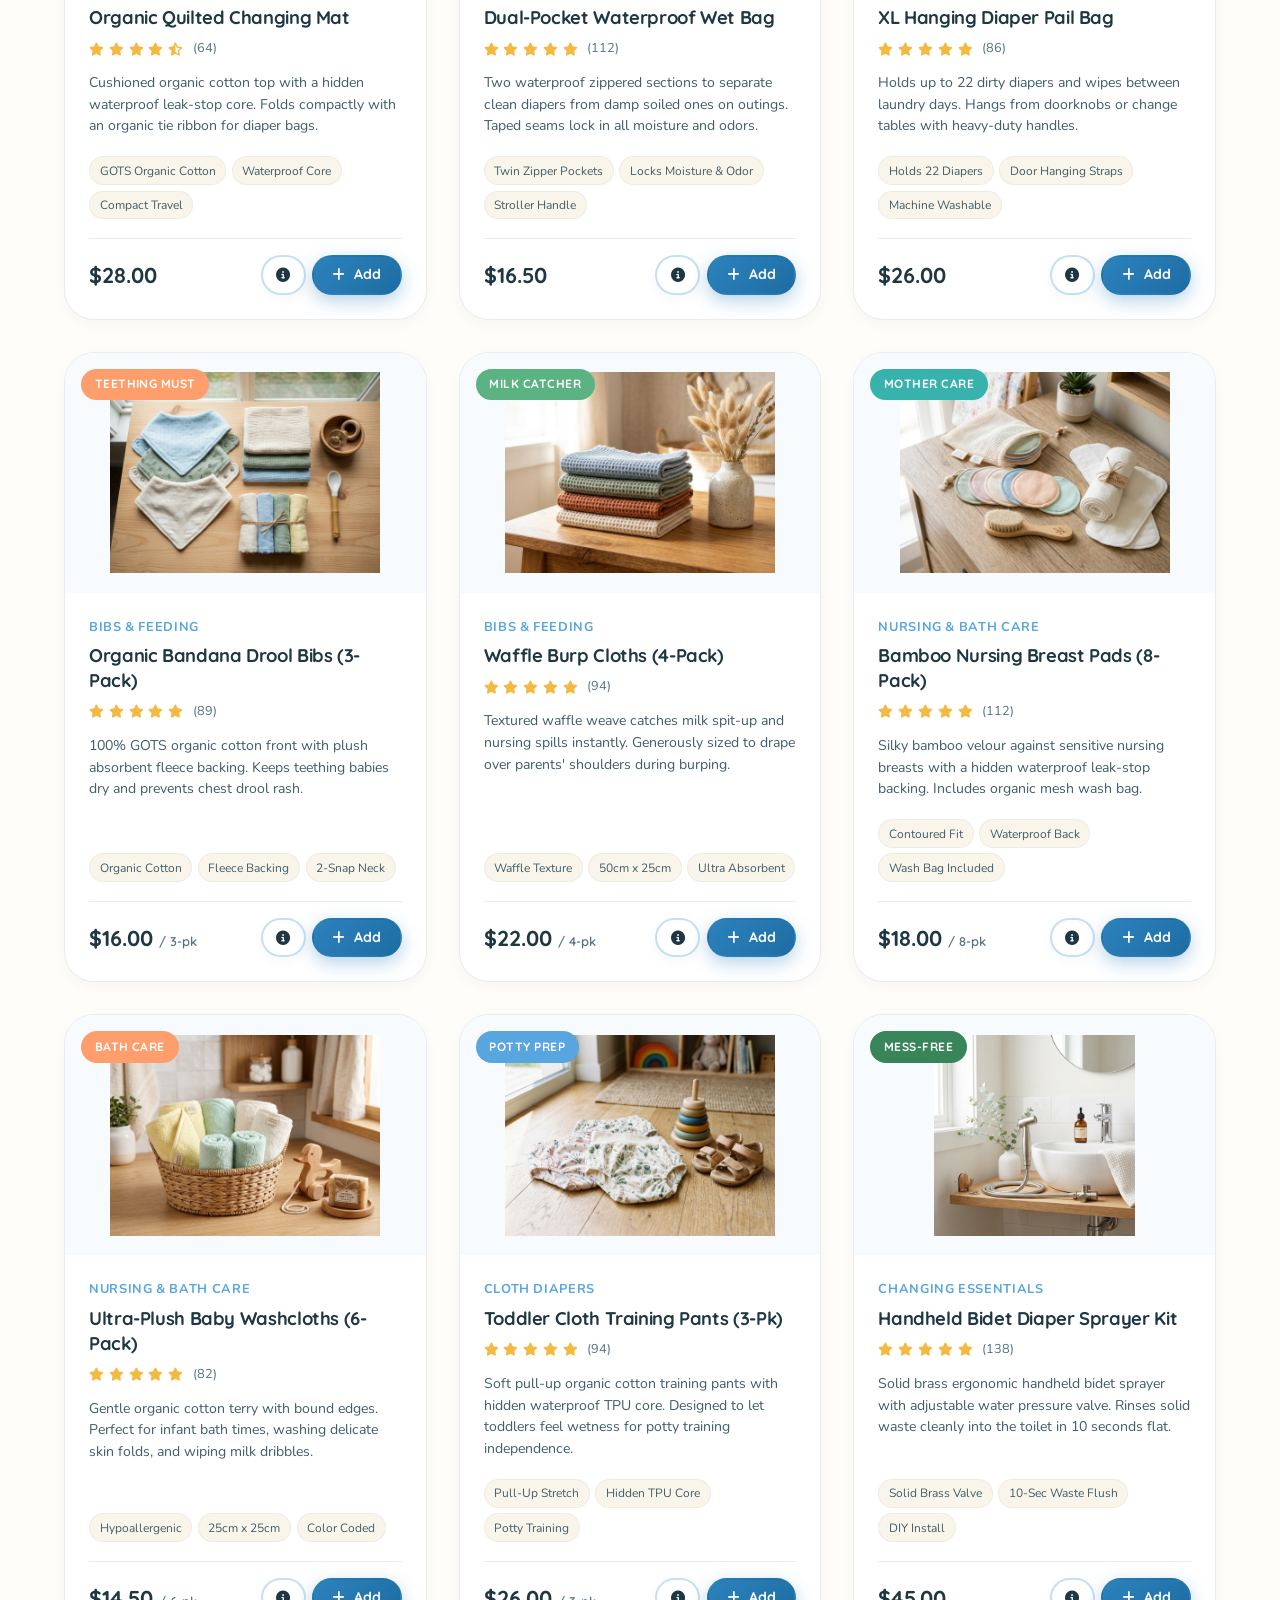
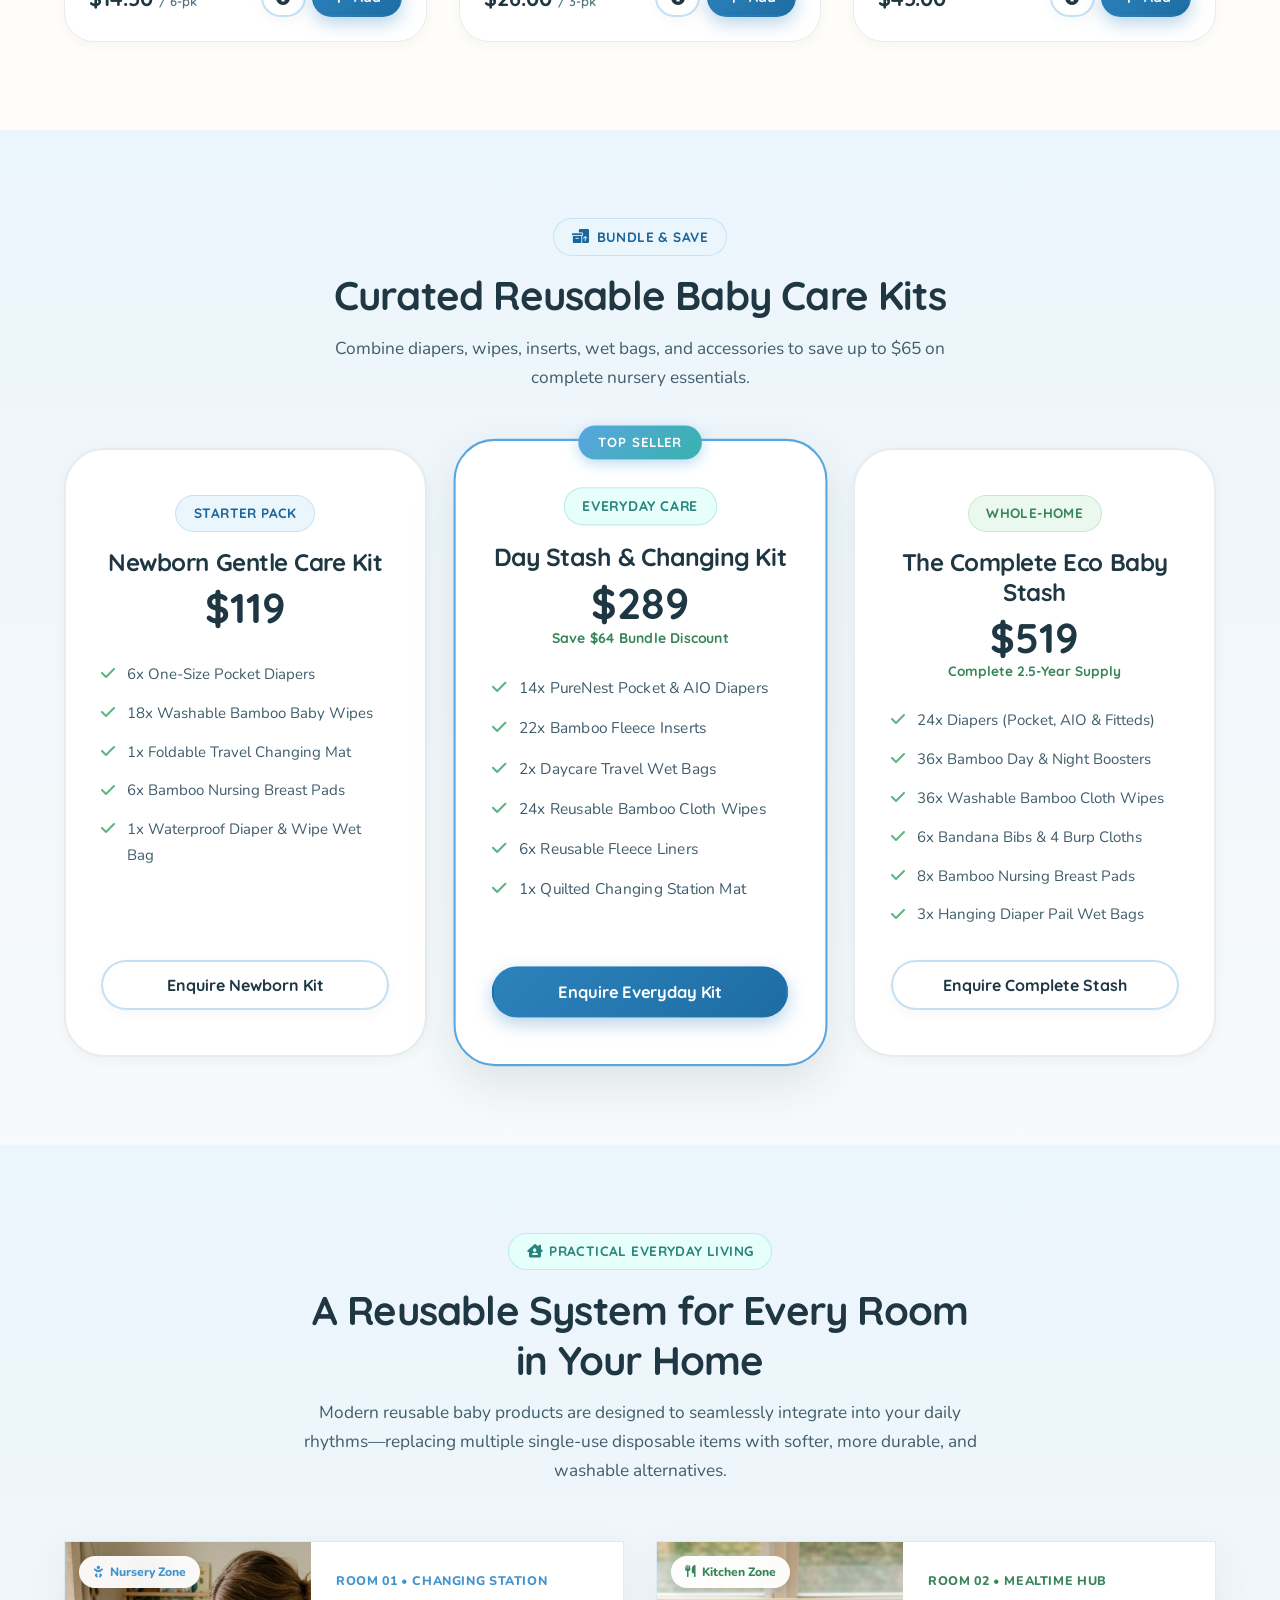
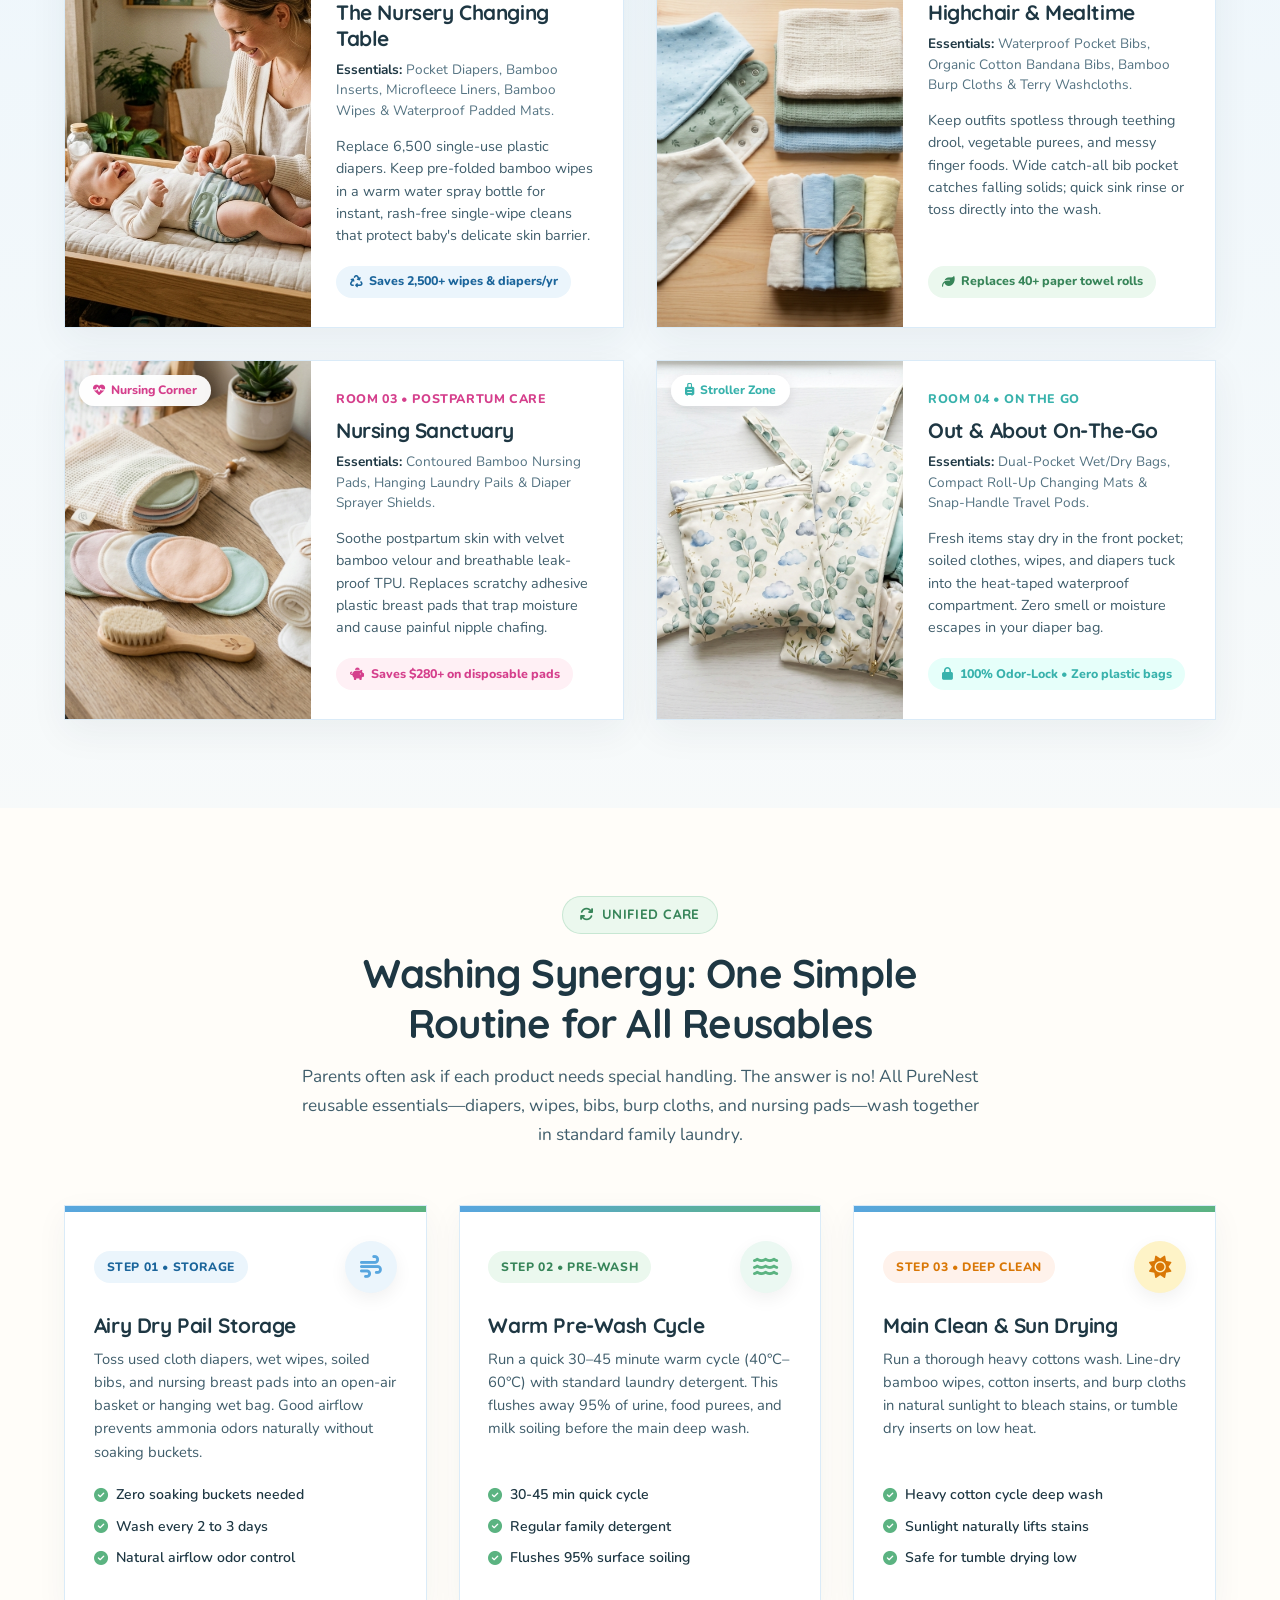
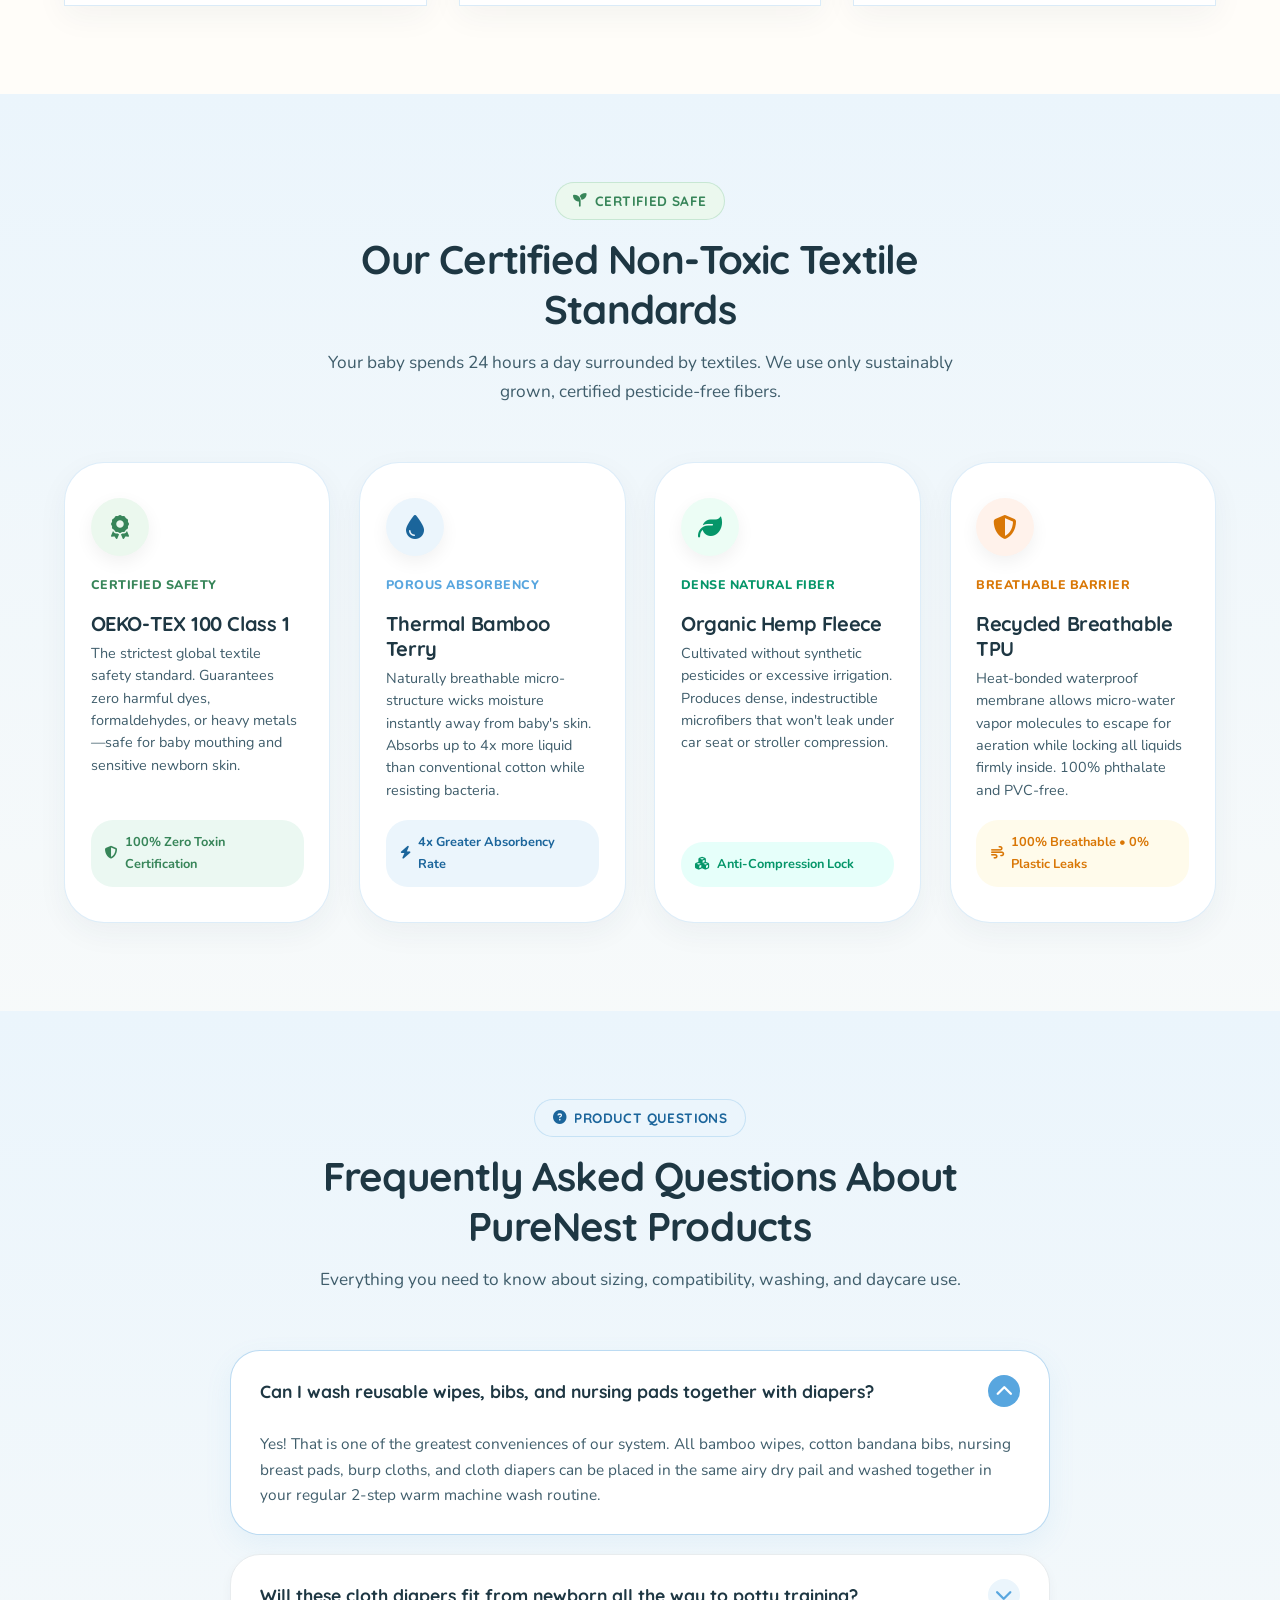
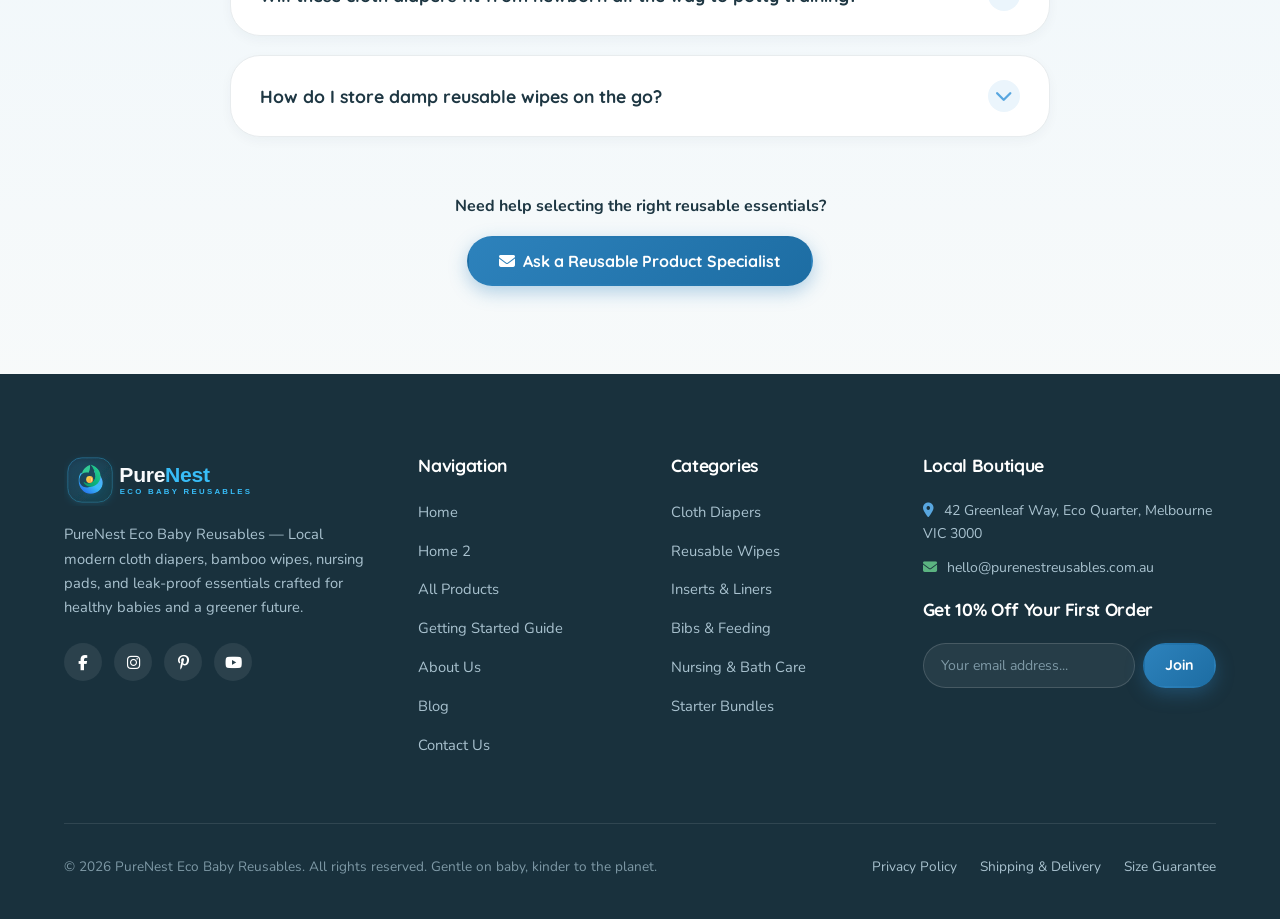
<file: products.html>
<!DOCTYPE html>
<html lang="en">
<head>
  <meta charset="UTF-8">
  <meta name="viewport" content="width=device-width, initial-scale=1.0">
  <meta name="description" content="Shop PureNest's complete collection of reusable baby products. Modern cloth diapers, washable bamboo wipes, changing pads, bandana bibs, nursing pads, and eco nursery essentials.">
  <title>Reusable Baby Products Catalog — PureNest Eco Baby</title>
  <link rel="icon" type="image/svg+xml" href="images/favicon.svg">
  <link rel="icon" type="image/png" sizes="32x32" href="images/favicon.png">
  <link rel="shortcut icon" href="favicon.ico">
  <link rel="apple-touch-icon" href="images/favicon.png">
  <link rel="stylesheet" href="https://cdnjs.cloudflare.com/ajax/libs/font-awesome/6.5.0/css/all.min.css">
  <link rel="stylesheet" href="css/style.css">
</head>
<body>


  <!-- ─── SITE HEADER ─── -->
  <header class="site-header">
    <div class="header-container">
      <a href="index.html" class="header-brand" aria-label="PureNest Eco Baby Home">
        <img src="images/logo.svg" alt="PureNest Eco Baby Reusable Cloth Diapers &amp; Baby Products Logo" class="brand-logo-light">
        <img src="images/logo-dark.svg" alt="PureNest Eco Baby Reusable Cloth Diapers &amp; Baby Products Logo" class="brand-logo-dark">
      </a>

      <!-- Desktop Nav -->
      <nav aria-label="Primary Navigation">
        <ul class="nav-links">
          <li><a href="index.html">Home</a></li>
          <li><a href="home-2.html">Home 2</a></li>
          <li><a href="products.html" class="active">Products</a></li>
          <li><a href="getting-started.html">Getting Started</a></li>
          <li><a href="about.html">About</a></li>
          <li><a href="blog.html">Blog</a></li>
          <li><a href="contact.html">Contact</a></li>
        </ul>
      </nav>

      <!-- Header Actions -->
      <div class="header-actions">
        <button id="themeToggleBtn" class="header-util-btn icon-only theme-toggle-btn" aria-label="Toggle Dark / Light Theme" title="Toggle Theme">
          <i class="fa-solid fa-moon"></i>
        </button>
        <button id="rtlToggleBtn" class="header-util-btn rtl-toggle-btn" aria-label="Toggle RTL / LTR Layout" title="Toggle RTL Layout">
          <span class="rtl-text-label">RTL</span>
        </button>
        <a href="contact.html" class="btn btn-primary btn-sm">
          <i class="fa-solid fa-calendar-check"></i> Consult
        </a>
        <button class="hamburger-btn" id="hamburgerBtn" aria-label="Toggle navigation menu">
          <span></span>
          <span></span>
          <span></span>
        </button>
      </div>
    </div>
  </header>

  <!-- ─── MOBILE DRAWER & OVERLAY ─── -->
  <div class="mobile-nav-overlay" id="mobileNavOverlay"></div>
  <aside class="mobile-nav-drawer" id="mobileNavDrawer" aria-label="Mobile Navigation">
    <div class="mobile-nav-header">
      <img src="images/logo.svg" alt="PureNest Logo" class="brand-logo-light" style="height: 38px;">
      <img src="images/logo-dark.svg" alt="PureNest Logo" class="brand-logo-dark" style="height: 38px;">
      <button id="mobileNavClose" style="background:none; border:none; font-size:1.4rem; color:var(--text-title); cursor:pointer;">
        <i class="fa-solid fa-xmark"></i>
      </button>
    </div>
    <ul class="mobile-nav-links">
      <li><a href="index.html">Home <i class="fa-solid fa-chevron-right"></i></a></li>
      <li><a href="home-2.html">Home 2 <i class="fa-solid fa-chevron-right"></i></a></li>
      <li><a href="products.html" class="active">Products <i class="fa-solid fa-chevron-right"></i></a></li>
      <li><a href="getting-started.html">Getting Started <i class="fa-solid fa-chevron-right"></i></a></li>
      <li><a href="about.html">About <i class="fa-solid fa-chevron-right"></i></a></li>
      <li><a href="blog.html">Blog <i class="fa-solid fa-chevron-right"></i></a></li>
      <li><a href="contact.html">Contact <i class="fa-solid fa-chevron-right"></i></a></li>
    </ul>
    <div class="mobile-nav-footer">
      <div class="mobile-drawer-util-row" style="margin-top:0; padding-top:0; border-top:none; margin-bottom:1rem;">
        <button class="header-util-btn theme-toggle-btn" id="mobileThemeToggleBtn" aria-label="Toggle Dark / Light Theme">
          <i class="fa-solid fa-moon"></i>
          <span>Theme</span>
        </button>
        <button class="header-util-btn rtl-toggle-btn" id="mobileRtlToggleBtn" aria-label="Toggle RTL Mode">
          <span class="rtl-text-label">RTL</span>
        </button>
      </div>
      <a href="contact.html" class="btn btn-primary" style="width: 100%;">
        <i class="fa-solid fa-calendar-check"></i> Book Free Fit Consult
      </a>
    </div>
  </aside>

  <main>
    <!-- ═════════════════════════════════════════════════════════════════
         SECTION 1: PRODUCTS CATEGORY HERO (UNIFIED 440PX HEIGHT SYSTEM)
         ═════════════════════════════════════════════════════════════════ -->
    <section class="page-hero-unified" aria-label="Products Catalog Banner">
      <div class="container">
        <div class="hero-grid-2col">

          <div class="hero-content-col">
            <div class="hero-badge">
              <span class="badge-pill badge-sky">
                <i class="fa-solid fa-boxes-stacked"></i> Complete Catalog &bull; 18 Reusable Essentials
              </span>
            </div>

            <h1>
              Eco-Conscious Baby Products <br>
              <span class="gradient-text">&amp; Modern Cloth Diapers</span>
            </h1>

            <p class="hero-lead">
              Certified organic cloth diapers, ultra-soft bamboo wipes, waterproof wet bags, and changing essentials engineered for healthy infant skin and zero landfill waste.
            </p>

            <div class="hero-points-chips">
              <span class="hero-point-tag">
                <i class="fa-solid fa-certificate"></i> OEKO-TEX Standard 100
              </span>
              <span class="hero-point-tag">
                <i class="fa-solid fa-truck-fast"></i> Same-Day Dispatch
              </span>
              <span class="hero-point-tag">
                <i class="fa-solid fa-shield-heart"></i> 30-Day Fit Guarantee
              </span>
            </div>

            <div class="hero-buttons-wrap">
              <a href="#catalog-section" class="btn btn-primary">
                <i class="fa-solid fa-layer-group"></i> Browse All 18 Products
              </a>
              <a href="#productSearchInput" class="btn btn-secondary">
                <i class="fa-solid fa-magnifying-glass"></i> Search Catalog
              </a>
            </div>
          </div>

          <!-- Hero Visual with Hotspots -->
          <div class="hero-visual-col">
            <div class="visual-card-wrap">
              <img src="images/diapers_collection.jpg"
                alt="PureNest Organic Cotton &amp; Bamboo Reusable Cloth Diapers Collection">

              <!-- Hotspot 1 -->
              <div class="story-hotspot hotspot-1">
                <i class="fa-solid fa-leaf" style="color:var(--pastel-green);"></i>
                <span>Organic Bamboo &amp; Hemp</span>
              </div>

              <!-- Hotspot 2 -->
              <div class="story-hotspot hotspot-2">
                <i class="fa-solid fa-award" style="color:var(--warm-peach);"></i>
                <span>4.9 &starf; Parent Rated</span>
              </div>
            </div>
          </div>

        </div>
      </div>
    </section>

    <!-- ═════════════════════════════════════════════════════════════════
         SECTION 2: CATEGORY FILTER TABS & LIVE SEARCH BAR
         ═════════════════════════════════════════════════════════════════ -->
    <section class="section section-cream" id="catalog-section" style="padding-top: 3.5rem;" aria-label="Product Catalog">
      <div class="container">
        
        <div class="filter-bar-container">
          <div class="category-filter-tabs">
            <button class="filter-pill-btn active" data-filter="all">All Reusable Products</button>
            <button class="filter-pill-btn" data-filter="cloth-diapers">Cloth Diapers</button>
            <button class="filter-pill-btn" data-filter="wipes">Reusable Wipes</button>
            <button class="filter-pill-btn" data-filter="inserts">Inserts &amp; Liners</button>
            <button class="filter-pill-btn" data-filter="changing">Changing Essentials</button>
            <button class="filter-pill-btn" data-filter="wet-bags">Wet Bags</button>
            <button class="filter-pill-btn" data-filter="feeding">Bibs &amp; Feeding</button>
            <button class="filter-pill-btn" data-filter="care">Nursing &amp; Bath Care</button>
          </div>

          <div class="search-box">
            <i class="fa-solid fa-magnifying-glass"></i>
            <input type="text" id="productSearchInput" placeholder="Search wipes, diapers, bibs, pads..." aria-label="Search Products">
          </div>
        </div>

        <div style="display:flex; justify-content:space-between; align-items:center; margin-bottom:1.8rem; font-size:0.9rem; color:var(--text-muted);">
          <span id="productCountDisplay">Showing 18 reusable products</span>
          <span><i class="fa-solid fa-truck-ramp-box" style="color:var(--pastel-green);"></i> In Stock &bull; Free Local Pickup &amp; Fast Dispatch</span>
        </div>

        <!-- ═════════════════════════════════════════════════════════════════
             SECTION 3: COMPREHENSIVE REUSABLE PRODUCTS GRID (18 PRODUCTS)
             ═════════════════════════════════════════════════════════════════ -->
        <div class="products-grid">
          
          <!-- Product 1: Pocket Diaper -->
          <div class="product-card" data-category="cloth-diapers">
            <span class="product-card-badge" style="background:var(--sky-blue); color:#fff;">Best Seller</span>
            <div class="product-media">
              <img src="images/diapers_collection.jpg" alt="PureNest Everyday Pocket Diaper - Sky Clouds &amp; Rain">
              <button class="product-quick-btn btn-quick-view">
                <i class="fa-solid fa-eye"></i> Quick View
              </button>
            </div>
            <div class="product-body">
              <span class="product-category-label">Cloth Diapers</span>
              <h3 class="product-title">Everyday Modern Pocket Diaper</h3>
              <div class="product-rating">
                <i class="fa-solid fa-star"></i><i class="fa-solid fa-star"></i><i class="fa-solid fa-star"></i><i class="fa-solid fa-star"></i><i class="fa-solid fa-star"></i>
                <span class="rating-count">(184)</span>
              </div>
              <p class="product-desc">
                Adjustable 4-size rise snaps (8–35 lbs), double leak-proof leg gussets, and stay-dry fleece. Includes 1 bamboo insert.
              </p>
              <div class="product-features-pills">
                <span class="feature-pill">8–35 lbs One-Size</span>
                <span class="feature-pill">Stay-Dry Fleece</span>
                <span class="feature-pill">Double Gussets</span>
              </div>
              <div class="product-footer">
                <div class="product-price">$18.50</div>
                <div style="display:flex; gap:0.4rem;">
                  <button class="btn btn-secondary btn-sm btn-quick-view"><i class="fa-solid fa-circle-info"></i></button>
                  <button class="btn btn-primary btn-sm btn-add-stash" data-product-name="Pocket Diaper - Sky Clouds"><i class="fa-solid fa-plus"></i> Add</button>
                </div>
              </div>
            </div>
          </div>

          <!-- Product 2: Bamboo AIO Diaper -->
          <div class="product-card" data-category="cloth-diapers">
            <span class="product-card-badge" style="background:var(--pastel-green); color:#fff;">Daycare Pick</span>
            <div class="product-media">
              <img src="images/diaper_prints.jpg" alt="PureNest Organic All-in-One Diaper - Eucalyptus Leaves">
              <button class="product-quick-btn btn-quick-view">
                <i class="fa-solid fa-eye"></i> Quick View
              </button>
            </div>
            <div class="product-body">
              <span class="product-category-label">Cloth Diapers</span>
              <h3 class="product-title">Bamboo All-in-One (AIO) Diaper</h3>
              <div class="product-rating">
                <i class="fa-solid fa-star"></i><i class="fa-solid fa-star"></i><i class="fa-solid fa-star"></i><i class="fa-solid fa-star"></i><i class="fa-solid fa-star"></i>
                <span class="rating-count">(92)</span>
              </div>
              <p class="product-desc">
                No stuffing required! Five plush organic bamboo layers permanently sewn inside. As simple as a disposable for daycare and grandparents.
              </p>
              <div class="product-features-pills">
                <span class="feature-pill">Sewn-In Bamboo</span>
                <span class="feature-pill">Zero Stuffing</span>
                <span class="feature-pill">OEKO-TEX Certified</span>
              </div>
              <div class="product-footer">
                <div class="product-price">$22.00</div>
                <div style="display:flex; gap:0.4rem;">
                  <button class="btn btn-secondary btn-sm btn-quick-view"><i class="fa-solid fa-circle-info"></i></button>
                  <button class="btn btn-primary btn-sm btn-add-stash" data-product-name="Bamboo AIO Diaper"><i class="fa-solid fa-plus"></i> Add</button>
                </div>
              </div>
            </div>
          </div>

          <!-- Product 3: Overnight Hemp Fitted Diaper -->
          <div class="product-card" data-category="cloth-diapers">
            <span class="product-card-badge" style="background:var(--warm-peach); color:#fff;">12-Hr Night</span>
            <div class="product-media">
              <img src="images/hemp_fitted_diaper.jpg" alt="Overnight Heavy Wetter Fitted Hemp Diaper">
              <button class="product-quick-btn btn-quick-view">
                <i class="fa-solid fa-eye"></i> Quick View
              </button>
            </div>
            <div class="product-body">
              <span class="product-category-label">Cloth Diapers</span>
              <h3 class="product-title">Overnight Hemp Fitted Diaper</h3>
              <div class="product-rating">
                <i class="fa-solid fa-star"></i><i class="fa-solid fa-star"></i><i class="fa-solid fa-star"></i><i class="fa-solid fa-star"></i><i class="fa-solid fa-star"></i>
                <span class="rating-count">(114)</span>
              </div>
              <p class="product-desc">
                55% organic hemp and 45% organic cotton fleece for extreme liquid absorption. Keeps heavy wetters dry and happy through 12-hour nights.
              </p>
              <div class="product-features-pills">
                <span class="feature-pill">Organic Hemp</span>
                <span class="feature-pill">Holds 350ml+</span>
                <span class="feature-pill">Use With Cover</span>
              </div>
              <div class="product-footer">
                <div class="product-price">$24.50</div>
                <div style="display:flex; gap:0.4rem;">
                  <button class="btn btn-secondary btn-sm btn-quick-view"><i class="fa-solid fa-circle-info"></i></button>
                  <button class="btn btn-primary btn-sm btn-add-stash" data-product-name="Overnight Hemp Fitted Diaper"><i class="fa-solid fa-plus"></i> Add</button>
                </div>
              </div>
            </div>
          </div>

          <!-- Product 4: Wipe-Clean Shell Cover -->
          <div class="product-card" data-category="cloth-diapers">
            <span class="product-card-badge" style="background:var(--aqua); color:#fff;">Budget Smart</span>
            <div class="product-media">
              <img src="images/diaper_anatomy.jpg" alt="PureNest Wipe-Clean Diaper Cover Shell with waterproof TPU and double gussets">
              <button class="product-quick-btn btn-quick-view">
                <i class="fa-solid fa-eye"></i> Quick View
              </button>
            </div>
            <div class="product-body">
              <span class="product-category-label">Cloth Diapers</span>
              <h3 class="product-title">Wipe-Clean Diaper Shell Cover</h3>
              <div class="product-rating">
                <i class="fa-solid fa-star"></i><i class="fa-solid fa-star"></i><i class="fa-solid fa-star"></i><i class="fa-solid fa-star"></i><i class="fa-solid fa-star-half-stroke"></i>
                <span class="rating-count">(78)</span>
              </div>
              <p class="product-desc">
                High-grade solvent-free TPU shell with double gussets. Wipe clean between diaper changes and reuse 3–4 times before tossing in the wash.
              </p>
              <div class="product-features-pills">
                <span class="feature-pill">Wipe &amp; Reuse</span>
                <span class="feature-pill">Double Leg Cuffs</span>
                <span class="feature-pill">Fastest Drying</span>
              </div>
              <div class="product-footer">
                <div class="product-price">$16.00</div>
                <div style="display:flex; gap:0.4rem;">
                  <button class="btn btn-secondary btn-sm btn-quick-view"><i class="fa-solid fa-circle-info"></i></button>
                  <button class="btn btn-primary btn-sm btn-add-stash" data-product-name="Wipe-Clean Diaper Shell"><i class="fa-solid fa-plus"></i> Add</button>
                </div>
              </div>
            </div>
          </div>

          <!-- Product 5: Bamboo Baby Wipes (12-Pack) -->
          <div class="product-card" data-category="wipes">
            <span class="product-card-badge" style="background:var(--warm-peach); color:#fff;">Top Eco Swap</span>
            <div class="product-media">
              <img src="images/wipes_accessories.jpg" alt="Washable Bamboo Cloth Baby Wipes 12-Pack">
              <button class="product-quick-btn btn-quick-view">
                <i class="fa-solid fa-eye"></i> Quick View
              </button>
            </div>
            <div class="product-body">
              <span class="product-category-label">Reusable Wipes</span>
              <h3 class="product-title">Ultra-Soft Bamboo Baby Wipes (12-Pack)</h3>
              <div class="product-rating">
                <i class="fa-solid fa-star"></i><i class="fa-solid fa-star"></i><i class="fa-solid fa-star"></i><i class="fa-solid fa-star"></i><i class="fa-solid fa-star"></i>
                <span class="rating-count">(198)</span>
              </div>
              <p class="product-desc">
                Double-sided plush bamboo velour. Generous 20x20cm size cleans tender bottoms, messy meal faces, and sticky hands with just plain warm water.
              </p>
              <div class="product-features-pills">
                <span class="feature-pill">20cm x 20cm</span>
                <span class="feature-pill">Bamboo Velour</span>
                <span class="feature-pill">Zero Plastic</span>
              </div>
              <div class="product-footer">
                <div class="product-price">$15.00 <span class="price-unit">/ 12-pk</span></div>
                <div style="display:flex; gap:0.4rem;">
                  <button class="btn btn-secondary btn-sm btn-quick-view"><i class="fa-solid fa-circle-info"></i></button>
                  <button class="btn btn-primary btn-sm btn-add-stash" data-product-name="Bamboo Baby Wipes 12-Pack"><i class="fa-solid fa-plus"></i> Add</button>
                </div>
              </div>
            </div>
          </div>

          <!-- Product 6: Organic Cotton Muslin Wipes (10-Pack) -->
          <div class="product-card" data-category="wipes">
            <span class="product-card-badge" style="background:var(--sky-blue); color:#fff;">Breathable</span>
            <div class="product-media">
              <img src="images/muslin_wipes.jpg" alt="Organic Cotton Muslin Baby Wipes">
              <button class="product-quick-btn btn-quick-view">
                <i class="fa-solid fa-eye"></i> Quick View
              </button>
            </div>
            <div class="product-body">
              <span class="product-category-label">Reusable Wipes</span>
              <h3 class="product-title">Organic Muslin Wipes (10-Pack)</h3>
              <div class="product-rating">
                <i class="fa-solid fa-star"></i><i class="fa-solid fa-star"></i><i class="fa-solid fa-star"></i><i class="fa-solid fa-star"></i><i class="fa-solid fa-star"></i>
                <span class="rating-count">(76)</span>
              </div>
              <p class="product-desc">
                Lightweight, quick-drying 4-layer organic cotton crinkle muslin. Great for face wiping, gentle bath washes, and nursing spills.
              </p>
              <div class="product-features-pills">
                <span class="feature-pill">GOTS Organic</span>
                <span class="feature-pill">Fast Drying</span>
                <span class="feature-pill">Gentle on Cheeks</span>
              </div>
              <div class="product-footer">
                <div class="product-price">$14.00 <span class="price-unit">/ 10-pk</span></div>
                <div style="display:flex; gap:0.4rem;">
                  <button class="btn btn-secondary btn-sm btn-quick-view"><i class="fa-solid fa-circle-info"></i></button>
                  <button class="btn btn-primary btn-sm btn-add-stash" data-product-name="Muslin Wipes 10-Pack"><i class="fa-solid fa-plus"></i> Add</button>
                </div>
              </div>
            </div>
          </div>

          <!-- Product 7: Bamboo Diaper Inserts (5-Pack) -->
          <div class="product-card" data-category="inserts">
            <span class="product-card-badge" style="background:var(--pastel-green); color:#fff;">Essential</span>
            <div class="product-media">
              <img src="images/bamboo_inserts_pack.jpg" alt="PureNest 4-Layer Bamboo Terry Diaper Inserts">
              <button class="product-quick-btn btn-quick-view">
                <i class="fa-solid fa-eye"></i> Quick View
              </button>
            </div>
            <div class="product-body">
              <span class="product-category-label">Inserts &amp; Liners</span>
              <h3 class="product-title">Organic Bamboo Inserts (5-Pack)</h3>
              <div class="product-rating">
                <i class="fa-solid fa-star"></i><i class="fa-solid fa-star"></i><i class="fa-solid fa-star"></i><i class="fa-solid fa-star"></i><i class="fa-solid fa-star"></i>
                <span class="rating-count">(165)</span>
              </div>
              <p class="product-desc">
                Four dense layers of unbleached organic bamboo terry. Natural antibacterial fibers that remain soft and fluffy wash after wash.
              </p>
              <div class="product-features-pills">
                <span class="feature-pill">4 Organic Layers</span>
                <span class="feature-pill">Holds 250ml</span>
                <span class="feature-pill">100% Unbleached</span>
              </div>
              <div class="product-footer">
                <div class="product-price">$22.00 <span class="price-unit">/ 5-pk</span></div>
                <div style="display:flex; gap:0.4rem;">
                  <button class="btn btn-secondary btn-sm btn-quick-view"><i class="fa-solid fa-circle-info"></i></button>
                  <button class="btn btn-primary btn-sm btn-add-stash" data-product-name="Bamboo Inserts 5-Pack"><i class="fa-solid fa-plus"></i> Add</button>
                </div>
              </div>
            </div>
          </div>

          <!-- Product 8: Reusable Stay-Dry Fleece Liners -->
          <div class="product-card" data-category="inserts">
            <span class="product-card-badge" style="background:var(--sky-blue); color:#fff;">Mess Saver</span>
            <div class="product-media">
              <img src="images/fleece_liners.jpg" alt="Reusable Stay-Dry Fleece Diaper Liners 10-Pack">
              <button class="product-quick-btn btn-quick-view">
                <i class="fa-solid fa-eye"></i> Quick View
              </button>
            </div>
            <div class="product-body">
              <span class="product-category-label">Inserts &amp; Liners</span>
              <h3 class="product-title">Stay-Dry Fleece Liners (10-Pack)</h3>
              <div class="product-rating">
                <i class="fa-solid fa-star"></i><i class="fa-solid fa-star"></i><i class="fa-solid fa-star"></i><i class="fa-solid fa-star"></i><i class="fa-solid fa-star"></i>
                <span class="rating-count">(104)</span>
              </div>
              <p class="product-desc">
                Place on top of any diaper. Solids plop straight off into the toilet without sticking, and microfleece keeps baby feeling completely dry.
              </p>
              <div class="product-features-pills">
                <span class="feature-pill">Easy Solid Plop</span>
                <span class="feature-pill">Stay-Dry Barrier</span>
                <span class="feature-pill">Protects Diapers</span>
              </div>
              <div class="product-footer">
                <div class="product-price">$12.00 <span class="price-unit">/ 10-pk</span></div>
                <div style="display:flex; gap:0.4rem;">
                  <button class="btn btn-secondary btn-sm btn-quick-view"><i class="fa-solid fa-circle-info"></i></button>
                  <button class="btn btn-primary btn-sm btn-add-stash" data-product-name="Stay-Dry Fleece Liners"><i class="fa-solid fa-plus"></i> Add</button>
                </div>
              </div>
            </div>
          </div>

          <!-- Product 9: Hemp Booster Inserts -->
          <div class="product-card" data-category="inserts">
            <span class="product-card-badge" style="background:var(--aqua); color:#fff;">Heavy Absorber</span>
            <div class="product-media">
              <img src="images/hemp_boosters.jpg" alt="PureNest Hemp &amp; Cotton Heavy Absorber Boosters">
              <button class="product-quick-btn btn-quick-view">
                <i class="fa-solid fa-eye"></i> Quick View
              </button>
            </div>
            <div class="product-body">
              <span class="product-category-label">Inserts &amp; Liners</span>
              <h3 class="product-title">Hemp Heavy Absorber Boosters (3-Pack)</h3>
              <div class="product-rating">
                <i class="fa-solid fa-star"></i><i class="fa-solid fa-star"></i><i class="fa-solid fa-star"></i><i class="fa-solid fa-star"></i><i class="fa-solid fa-star"></i>
                <span class="rating-count">(88)</span>
              </div>
              <p class="product-desc">
                Ultra-slim, high-density hemp cotton fleece. Slide under a bamboo insert to eliminate compression leaks in car seats and strollers.
              </p>
              <div class="product-features-pills">
                <span class="feature-pill">Slim Profile</span>
                <span class="feature-pill">Anti-Compression</span>
                <span class="feature-pill">Hemp &amp; Organic Cotton</span>
              </div>
              <div class="product-footer">
                <div class="product-price">$19.50 <span class="price-unit">/ 3-pk</span></div>
                <div style="display:flex; gap:0.4rem;">
                  <button class="btn btn-secondary btn-sm btn-quick-view"><i class="fa-solid fa-circle-info"></i></button>
                  <button class="btn btn-primary btn-sm btn-add-stash" data-product-name="Hemp Absorber Boosters"><i class="fa-solid fa-plus"></i> Add</button>
                </div>
              </div>
            </div>
          </div>

          <!-- Product 10: Organic Quilted Changing Mat -->
          <div class="product-card" data-category="changing">
            <span class="product-card-badge" style="background:var(--pastel-green); color:#fff;">Travel Mat</span>
            <div class="product-media">
              <img src="images/quilted_changing_mat.jpg" alt="PureNest Organic Cotton Quilted Changing Mat">
              <button class="product-quick-btn btn-quick-view">
                <i class="fa-solid fa-eye"></i> Quick View
              </button>
            </div>
            <div class="product-body">
              <span class="product-category-label">Changing Essentials</span>
              <h3 class="product-title">Organic Quilted Changing Mat</h3>
              <div class="product-rating">
                <i class="fa-solid fa-star"></i><i class="fa-solid fa-star"></i><i class="fa-solid fa-star"></i><i class="fa-solid fa-star"></i><i class="fa-solid fa-star-half-stroke"></i>
                <span class="rating-count">(64)</span>
              </div>
              <p class="product-desc">
                Cushioned organic cotton top with a hidden waterproof leak-stop core. Folds compactly with an organic tie ribbon for diaper bags.
              </p>
              <div class="product-features-pills">
                <span class="feature-pill">GOTS Organic Cotton</span>
                <span class="feature-pill">Waterproof Core</span>
                <span class="feature-pill">Compact Travel</span>
              </div>
              <div class="product-footer">
                <div class="product-price">$28.00</div>
                <div style="display:flex; gap:0.4rem;">
                  <button class="btn btn-secondary btn-sm btn-quick-view"><i class="fa-solid fa-circle-info"></i></button>
                  <button class="btn btn-primary btn-sm btn-add-stash" data-product-name="Quilted Changing Mat"><i class="fa-solid fa-plus"></i> Add</button>
                </div>
              </div>
            </div>
          </div>

          <!-- Product 11: Dual-Pocket Travel Wet Bag -->
          <div class="product-card" data-category="wet-bags">
            <span class="product-card-badge" style="background:var(--aqua); color:#fff;">Odor-Lock</span>
            <div class="product-media">
              <img src="images/wet_bags.jpg" alt="Dual-Pocket Waterproof Baby Wet Bag">
              <button class="product-quick-btn btn-quick-view">
                <i class="fa-solid fa-eye"></i> Quick View
              </button>
            </div>
            <div class="product-body">
              <span class="product-category-label">Wet Bags</span>
              <h3 class="product-title">Dual-Pocket Waterproof Wet Bag</h3>
              <div class="product-rating">
                <i class="fa-solid fa-star"></i><i class="fa-solid fa-star"></i><i class="fa-solid fa-star"></i><i class="fa-solid fa-star"></i><i class="fa-solid fa-star"></i>
                <span class="rating-count">(112)</span>
              </div>
              <p class="product-desc">
                Two waterproof zippered sections to separate clean diapers from damp soiled ones on outings. Taped seams lock in all moisture and odors.
              </p>
              <div class="product-features-pills">
                <span class="feature-pill">Twin Zipper Pockets</span>
                <span class="feature-pill">Locks Moisture &amp; Odor</span>
                <span class="feature-pill">Stroller Handle</span>
              </div>
              <div class="product-footer">
                <div class="product-price">$16.50</div>
                <div style="display:flex; gap:0.4rem;">
                  <button class="btn btn-secondary btn-sm btn-quick-view"><i class="fa-solid fa-circle-info"></i></button>
                  <button class="btn btn-primary btn-sm btn-add-stash" data-product-name="Dual-Pocket Wet Bag"><i class="fa-solid fa-plus"></i> Add</button>
                </div>
              </div>
            </div>
          </div>

          <!-- Product 12: XL Hanging Pail Bag -->
          <div class="product-card" data-category="wet-bags">
            <span class="product-card-badge" style="background:var(--sky-blue); color:#fff;">Nursery Pail</span>
            <div class="product-media">
              <img src="images/hanging_pail_bag.jpg" alt="XL Hanging Diaper Pail Bag for nursery door">
              <button class="product-quick-btn btn-quick-view">
                <i class="fa-solid fa-eye"></i> Quick View
              </button>
            </div>
            <div class="product-body">
              <span class="product-category-label">Wet Bags</span>
              <h3 class="product-title">XL Hanging Diaper Pail Bag</h3>
              <div class="product-rating">
                <i class="fa-solid fa-star"></i><i class="fa-solid fa-star"></i><i class="fa-solid fa-star"></i><i class="fa-solid fa-star"></i><i class="fa-solid fa-star"></i>
                <span class="rating-count">(86)</span>
              </div>
              <p class="product-desc">
                Holds up to 22 dirty diapers and wipes between laundry days. Hangs from doorknobs or change tables with heavy-duty handles.
              </p>
              <div class="product-features-pills">
                <span class="feature-pill">Holds 22 Diapers</span>
                <span class="feature-pill">Door Hanging Straps</span>
                <span class="feature-pill">Machine Washable</span>
              </div>
              <div class="product-footer">
                <div class="product-price">$26.00</div>
                <div style="display:flex; gap:0.4rem;">
                  <button class="btn btn-secondary btn-sm btn-quick-view"><i class="fa-solid fa-circle-info"></i></button>
                  <button class="btn btn-primary btn-sm btn-add-stash" data-product-name="XL Hanging Pail Bag"><i class="fa-solid fa-plus"></i> Add</button>
                </div>
              </div>
            </div>
          </div>

          <!-- Product 13: Organic Bandana Drool Bibs (3-Pack) -->
          <div class="product-card" data-category="feeding">
            <span class="product-card-badge" style="background:var(--warm-peach); color:#fff;">Teething Must</span>
            <div class="product-media">
              <img src="images/reusable_bibs.jpg" alt="Organic Cotton Bandana Drool Bibs 3-Pack">
              <button class="product-quick-btn btn-quick-view">
                <i class="fa-solid fa-eye"></i> Quick View
              </button>
            </div>
            <div class="product-body">
              <span class="product-category-label">Bibs &amp; Feeding</span>
              <h3 class="product-title">Organic Bandana Drool Bibs (3-Pack)</h3>
              <div class="product-rating">
                <i class="fa-solid fa-star"></i><i class="fa-solid fa-star"></i><i class="fa-solid fa-star"></i><i class="fa-solid fa-star"></i><i class="fa-solid fa-star"></i>
                <span class="rating-count">(89)</span>
              </div>
              <p class="product-desc">
                100% GOTS organic cotton front with plush absorbent fleece backing. Keeps teething babies dry and prevents chest drool rash.
              </p>
              <div class="product-features-pills">
                <span class="feature-pill">Organic Cotton</span>
                <span class="feature-pill">Fleece Backing</span>
                <span class="feature-pill">2-Snap Neck</span>
              </div>
              <div class="product-footer">
                <div class="product-price">$16.00 <span class="price-unit">/ 3-pk</span></div>
                <div style="display:flex; gap:0.4rem;">
                  <button class="btn btn-secondary btn-sm btn-quick-view"><i class="fa-solid fa-circle-info"></i></button>
                  <button class="btn btn-primary btn-sm btn-add-stash" data-product-name="Bandana Bibs 3-Pack"><i class="fa-solid fa-plus"></i> Add</button>
                </div>
              </div>
            </div>
          </div>

          <!-- Product 14: Organic Cotton Waffle Burp Cloths (4-Pack) -->
          <div class="product-card" data-category="feeding">
            <span class="product-card-badge" style="background:var(--pastel-green); color:#fff;">Milk Catcher</span>
            <div class="product-media">
              <img src="images/burp_cloths.jpg" alt="Organic Cotton Waffle Burp Cloths 4-Pack">
              <button class="product-quick-btn btn-quick-view">
                <i class="fa-solid fa-eye"></i> Quick View
              </button>
            </div>
            <div class="product-body">
              <span class="product-category-label">Bibs &amp; Feeding</span>
              <h3 class="product-title">Waffle Burp Cloths (4-Pack)</h3>
              <div class="product-rating">
                <i class="fa-solid fa-star"></i><i class="fa-solid fa-star"></i><i class="fa-solid fa-star"></i><i class="fa-solid fa-star"></i><i class="fa-solid fa-star"></i>
                <span class="rating-count">(94)</span>
              </div>
              <p class="product-desc">
                Textured waffle weave catches milk spit-up and nursing spills instantly. Generously sized to drape over parents' shoulders during burping.
              </p>
              <div class="product-features-pills">
                <span class="feature-pill">Waffle Texture</span>
                <span class="feature-pill">50cm x 25cm</span>
                <span class="feature-pill">Ultra Absorbent</span>
              </div>
              <div class="product-footer">
                <div class="product-price">$22.00 <span class="price-unit">/ 4-pk</span></div>
                <div style="display:flex; gap:0.4rem;">
                  <button class="btn btn-secondary btn-sm btn-quick-view"><i class="fa-solid fa-circle-info"></i></button>
                  <button class="btn btn-primary btn-sm btn-add-stash" data-product-name="Waffle Burp Cloths 4-Pack"><i class="fa-solid fa-plus"></i> Add</button>
                </div>
              </div>
            </div>
          </div>

          <!-- Product 15: Washable Bamboo Nursing Breast Pads (8-Pack) -->
          <div class="product-card" data-category="care">
            <span class="product-card-badge" style="background:var(--aqua); color:#fff;">Mother Care</span>
            <div class="product-media">
              <img src="images/nursing_pads.jpg" alt="Washable Bamboo Nursing Breast Pads 8-Pack">
              <button class="product-quick-btn btn-quick-view">
                <i class="fa-solid fa-eye"></i> Quick View
              </button>
            </div>
            <div class="product-body">
              <span class="product-category-label">Nursing &amp; Bath Care</span>
              <h3 class="product-title">Bamboo Nursing Breast Pads (8-Pack)</h3>
              <div class="product-rating">
                <i class="fa-solid fa-star"></i><i class="fa-solid fa-star"></i><i class="fa-solid fa-star"></i><i class="fa-solid fa-star"></i><i class="fa-solid fa-star"></i>
                <span class="rating-count">(112)</span>
              </div>
              <p class="product-desc">
                Silky bamboo velour against sensitive nursing breasts with a hidden waterproof leak-stop backing. Includes organic mesh wash bag.
              </p>
              <div class="product-features-pills">
                <span class="feature-pill">Contoured Fit</span>
                <span class="feature-pill">Waterproof Back</span>
                <span class="feature-pill">Wash Bag Included</span>
              </div>
              <div class="product-footer">
                <div class="product-price">$18.00 <span class="price-unit">/ 8-pk</span></div>
                <div style="display:flex; gap:0.4rem;">
                  <button class="btn btn-secondary btn-sm btn-quick-view"><i class="fa-solid fa-circle-info"></i></button>
                  <button class="btn btn-primary btn-sm btn-add-stash" data-product-name="Nursing Pads 8-Pack"><i class="fa-solid fa-plus"></i> Add</button>
                </div>
              </div>
            </div>
          </div>

          <!-- Product 16: Ultra-Plush Baby Washcloths (6-Pack) -->
          <div class="product-card" data-category="care">
            <span class="product-card-badge" style="background:var(--warm-peach); color:#fff;">Bath Care</span>
            <div class="product-media">
              <img src="images/baby_washcloths.jpg" alt="Ultra-Plush Organic Baby Washcloths 6-Pack">
              <button class="product-quick-btn btn-quick-view">
                <i class="fa-solid fa-eye"></i> Quick View
              </button>
            </div>
            <div class="product-body">
              <span class="product-category-label">Nursing &amp; Bath Care</span>
              <h3 class="product-title">Ultra-Plush Baby Washcloths (6-Pack)</h3>
              <div class="product-rating">
                <i class="fa-solid fa-star"></i><i class="fa-solid fa-star"></i><i class="fa-solid fa-star"></i><i class="fa-solid fa-star"></i><i class="fa-solid fa-star"></i>
                <span class="rating-count">(82)</span>
              </div>
              <p class="product-desc">
                Gentle organic cotton terry with bound edges. Perfect for infant bath times, washing delicate skin folds, and wiping milk dribbles.
              </p>
              <div class="product-features-pills">
                <span class="feature-pill">Hypoallergenic</span>
                <span class="feature-pill">25cm x 25cm</span>
                <span class="feature-pill">Color Coded</span>
              </div>
              <div class="product-footer">
                <div class="product-price">$14.50 <span class="price-unit">/ 6-pk</span></div>
                <div style="display:flex; gap:0.4rem;">
                  <button class="btn btn-secondary btn-sm btn-quick-view"><i class="fa-solid fa-circle-info"></i></button>
                  <button class="btn btn-primary btn-sm btn-add-stash" data-product-name="Baby Washcloths 6-Pack"><i class="fa-solid fa-plus"></i> Add</button>
                </div>
              </div>
            </div>
          </div>

          <!-- Product 17: Toddler Reusable Cloth Training Pants -->
          <div class="product-card" data-category="cloth-diapers">
            <span class="product-card-badge" style="background:#58A6DF; color:#fff;">Potty Prep</span>
            <div class="product-media">
              <img src="images/training_pants.jpg" alt="Toddler Reusable Cloth Training Pants 3-Pack">
              <button class="product-quick-btn btn-quick-view">
                <i class="fa-solid fa-eye"></i> Quick View
              </button>
            </div>
            <div class="product-body">
              <span class="product-category-label">Cloth Diapers</span>
              <h3 class="product-title">Toddler Cloth Training Pants (3-Pk)</h3>
              <div class="product-rating">
                <i class="fa-solid fa-star"></i><i class="fa-solid fa-star"></i><i class="fa-solid fa-star"></i><i class="fa-solid fa-star"></i><i class="fa-solid fa-star"></i>
                <span class="rating-count">(94)</span>
              </div>
              <p class="product-desc">
                Soft pull-up organic cotton training pants with hidden waterproof TPU core. Designed to let toddlers feel wetness for potty training independence.
              </p>
              <div class="product-features-pills">
                <span class="feature-pill">Pull-Up Stretch</span>
                <span class="feature-pill">Hidden TPU Core</span>
                <span class="feature-pill">Potty Training</span>
              </div>
              <div class="product-footer">
                <div class="product-price">$26.00 <span class="price-unit">/ 3-pk</span></div>
                <div style="display:flex; gap:0.4rem;">
                  <button class="btn btn-secondary btn-sm btn-quick-view"><i class="fa-solid fa-circle-info"></i></button>
                  <button class="btn btn-primary btn-sm btn-add-stash" data-product-name="Toddler Cloth Training Pants 3-Pack"><i class="fa-solid fa-plus"></i> Add</button>
                </div>
              </div>
            </div>
          </div>

          <!-- Product 18: Handheld Bidet Diaper Sprayer Kit -->
          <div class="product-card" data-category="changing">
            <span class="product-card-badge" style="background:var(--pastel-green-dark); color:#fff;">Mess-Free</span>
            <div class="product-media">
              <img src="images/diaper_sprayer_kit.jpg" alt="Solid Brass Handheld Bidet Diaper Sprayer Kit">
              <button class="product-quick-btn btn-quick-view">
                <i class="fa-solid fa-eye"></i> Quick View
              </button>
            </div>
            <div class="product-body">
              <span class="product-category-label">Changing Essentials</span>
              <h3 class="product-title">Handheld Bidet Diaper Sprayer Kit</h3>
              <div class="product-rating">
                <i class="fa-solid fa-star"></i><i class="fa-solid fa-star"></i><i class="fa-solid fa-star"></i><i class="fa-solid fa-star"></i><i class="fa-solid fa-star"></i>
                <span class="rating-count">(138)</span>
              </div>
              <p class="product-desc">
                Solid brass ergonomic handheld bidet sprayer with adjustable water pressure valve. Rinses solid waste cleanly into the toilet in 10 seconds flat.
              </p>
              <div class="product-features-pills">
                <span class="feature-pill">Solid Brass Valve</span>
                <span class="feature-pill">10-Sec Waste Flush</span>
                <span class="feature-pill">DIY Install</span>
              </div>
              <div class="product-footer">
                <div class="product-price">$45.00</div>
                <div style="display:flex; gap:0.4rem;">
                  <button class="btn btn-secondary btn-sm btn-quick-view"><i class="fa-solid fa-circle-info"></i></button>
                  <button class="btn btn-primary btn-sm btn-add-stash" data-product-name="Bidet Diaper Sprayer Kit"><i class="fa-solid fa-plus"></i> Add</button>
                </div>
              </div>
            </div>
          </div>

        </div>

      </div>
    </section>

    <!-- ═════════════════════════════════════════════════════════════════
         SECTION 4: BUILD YOUR CUSTOM CARE KIT
         ═════════════════════════════════════════════════════════════════ -->
    <section class="section section-sky" id="stash-packages" aria-label="Bundles and Care Kits">
      <div class="container">
        <div class="section-header">
          <span class="badge-pill badge-sky">
            <i class="fa-solid fa-boxes-packing"></i> Bundle &amp; Save
          </span>
          <h2>Curated Reusable Baby Care Kits</h2>
          <p>
            Combine diapers, wipes, inserts, wet bags, and accessories to save up to $65 on complete nursery essentials.
          </p>
        </div>

        <div class="bundles-grid">
          <div class="bundle-card">
            <div class="bundle-header">
              <span class="badge-pill badge-sky">Starter Pack</span>
              <h3>Newborn Gentle Care Kit</h3>
              <div class="bundle-price">$119</div>
            </div>
            <ul class="bundle-checklist">
              <li><i class="fa-solid fa-check"></i> 6x One-Size Pocket Diapers</li>
              <li><i class="fa-solid fa-check"></i> 18x Washable Bamboo Baby Wipes</li>
              <li><i class="fa-solid fa-check"></i> 1x Foldable Travel Changing Mat</li>
              <li><i class="fa-solid fa-check"></i> 6x Bamboo Nursing Breast Pads</li>
              <li><i class="fa-solid fa-check"></i> 1x Waterproof Diaper &amp; Wipe Wet Bag</li>
            </ul>
            <a href="contact.html?interest=Newborn+Gentle+Care+Kit" class="btn btn-secondary" style="width:100%;">
              Enquire Newborn Kit
            </a>
          </div>

          <div class="bundle-card featured">
            <div class="bundle-ribbon">Top Seller</div>
            <div class="bundle-header">
              <span class="badge-pill badge-mint">Everyday Care</span>
              <h3>Day Stash &amp; Changing Kit</h3>
              <div class="bundle-price">$289 <span class="save-tag">Save $64 Bundle Discount</span></div>
            </div>
            <ul class="bundle-checklist">
              <li><i class="fa-solid fa-check"></i> 14x PureNest Pocket &amp; AIO Diapers</li>
              <li><i class="fa-solid fa-check"></i> 22x Bamboo Fleece Inserts</li>
              <li><i class="fa-solid fa-check"></i> 2x Daycare Travel Wet Bags</li>
              <li><i class="fa-solid fa-check"></i> 24x Reusable Bamboo Cloth Wipes</li>
              <li><i class="fa-solid fa-check"></i> 6x Reusable Fleece Liners</li>
              <li><i class="fa-solid fa-check"></i> 1x Quilted Changing Station Mat</li>
            </ul>
            <a href="contact.html?interest=Day+Stash+and+Changing+Kit" class="btn btn-primary" style="width:100%;">
              Enquire Everyday Kit
            </a>
          </div>

          <div class="bundle-card">
            <div class="bundle-header">
              <span class="badge-pill badge-sage">Whole-Home</span>
              <h3>The Complete Eco Baby Stash</h3>
              <div class="bundle-price">$519 <span class="save-tag">Complete 2.5-Year Supply</span></div>
            </div>
            <ul class="bundle-checklist">
              <li><i class="fa-solid fa-check"></i> 24x Diapers (Pocket, AIO &amp; Fitteds)</li>
              <li><i class="fa-solid fa-check"></i> 36x Bamboo Day &amp; Night Boosters</li>
              <li><i class="fa-solid fa-check"></i> 36x Washable Bamboo Cloth Wipes</li>
              <li><i class="fa-solid fa-check"></i> 6x Bandana Bibs &amp; 4 Burp Cloths</li>
              <li><i class="fa-solid fa-check"></i> 8x Bamboo Nursing Breast Pads</li>
              <li><i class="fa-solid fa-check"></i> 3x Hanging Diaper Pail Wet Bags</li>
            </ul>
            <a href="contact.html?interest=Complete+Eco+Baby+Stash" class="btn btn-secondary" style="width:100%;">
              Enquire Complete Stash
            </a>
          </div>
        </div>
      </div>
    </section>

    <!-- ═════════════════════════════════════════════════════════════════
         SECTION 4: ROOM-BY-ROOM REUSABLE BABY SYSTEM (MODERN ECOSYSTEM)
         ═════════════════════════════════════════════════════════════════ -->
    <section class="section section-sky" id="reusable-system-guide" aria-label="Room-by-Room Reusable System">
      <div class="container">
        <div class="section-header">
          <span class="badge-pill badge-mint">
            <i class="fa-solid fa-house-chimney-user"></i> Practical Everyday Living
          </span>
          <h2>A Reusable System for Every Room in Your Home</h2>
          <p>
            Modern reusable baby products are designed to seamlessly integrate into your daily rhythms—replacing multiple single-use disposable items with softer, more durable, and washable alternatives.
          </p>
        </div>

        <div class="modern-room-grid">

          <!-- Room 1: Changing Station -->
          <div class="modern-room-card">
            <div class="room-card-media">
              <img src="images/mother_changing_baby.jpg" alt="Mother changing smiling baby on nursery changing pad">
              <span class="room-floating-pin" style="color:var(--sky-blue-hover);">
                <i class="fa-solid fa-baby"></i> Nursery Zone
              </span>
            </div>
            <div class="room-card-content">
              <span class="room-zone-tag" style="color:var(--sky-blue-hover);">Room 01 &bull; Changing Station</span>
              <h3>The Nursery Changing Table</h3>
              <div class="room-items-row">
                <strong>Essentials:</strong> Pocket Diapers, Bamboo Inserts, Microfleece Liners, Bamboo Wipes &amp; Waterproof Padded Mats.
              </div>
              <p class="room-usage-text">
                Replace 6,500 single-use plastic diapers. Keep pre-folded bamboo wipes in a warm water spray bottle for instant, rash-free single-wipe cleans that protect baby's delicate skin barrier.
              </p>
              <div class="room-impact-pill" style="background:var(--sky-blue-light); color:var(--sky-blue-deep);">
                <i class="fa-solid fa-recycle"></i> Saves 2,500+ wipes &amp; diapers/yr
              </div>
            </div>
          </div>

          <!-- Room 2: Highchair & Kitchen -->
          <div class="modern-room-card">
            <div class="room-card-media">
              <img src="images/reusable_bibs.jpg" alt="Organic bandana bibs and waffle burp cloths for highchair mealtime">
              <span class="room-floating-pin" style="color:var(--pastel-green-dark);">
                <i class="fa-solid fa-utensils"></i> Kitchen Zone
              </span>
            </div>
            <div class="room-card-content">
              <span class="room-zone-tag" style="color:var(--pastel-green-dark);">Room 02 &bull; Mealtime Hub</span>
              <h3>Highchair &amp; Mealtime</h3>
              <div class="room-items-row">
                <strong>Essentials:</strong> Waterproof Pocket Bibs, Organic Cotton Bandana Bibs, Bamboo Burp Cloths &amp; Terry Washcloths.
              </div>
              <p class="room-usage-text">
                Keep outfits spotless through teething drool, vegetable purees, and messy finger foods. Wide catch-all bib pocket catches falling solids; quick sink rinse or toss directly into the wash.
              </p>
              <div class="room-impact-pill" style="background:var(--pastel-green-light); color:var(--pastel-green-dark);">
                <i class="fa-solid fa-leaf"></i> Replaces 40+ paper towel rolls
              </div>
            </div>
          </div>

          <!-- Room 3: Nursing & Parent Care -->
          <div class="modern-room-card">
            <div class="room-card-media">
              <img src="images/nursing_pads.jpg" alt="Washable bamboo contoured nursing breast pads in mesh bag">
              <span class="room-floating-pin" style="color:#D53F8C;">
                <i class="fa-solid fa-heart-pulse"></i> Nursing Corner
              </span>
            </div>
            <div class="room-card-content">
              <span class="room-zone-tag" style="color:#D53F8C;">Room 03 &bull; Postpartum Care</span>
              <h3>Nursing Sanctuary</h3>
              <div class="room-items-row">
                <strong>Essentials:</strong> Contoured Bamboo Nursing Pads, Hanging Laundry Pails &amp; Diaper Sprayer Shields.
              </div>
              <p class="room-usage-text">
                Soothe postpartum skin with velvet bamboo velour and breathable leak-proof TPU. Replaces scratchy adhesive plastic breast pads that trap moisture and cause painful nipple chafing.
              </p>
              <div class="room-impact-pill" style="background:#FFF0F5; color:#D53F8C;">
                <i class="fa-solid fa-piggy-bank"></i> Saves $280+ on disposable pads
              </div>
            </div>
          </div>

          <!-- Room 4: Stroller & Travel -->
          <div class="modern-room-card">
            <div class="room-card-media">
              <img src="images/wet_bags.jpg" alt="Waterproof dual-pocket travel wet bags on stroller outing">
              <span class="room-floating-pin" style="color:var(--aqua);">
                <i class="fa-solid fa-suitcase-rolling"></i> Stroller Zone
              </span>
            </div>
            <div class="room-card-content">
              <span class="room-zone-tag" style="color:var(--aqua);">Room 04 &bull; On The Go</span>
              <h3>Out &amp; About On-The-Go</h3>
              <div class="room-items-row">
                <strong>Essentials:</strong> Dual-Pocket Wet/Dry Bags, Compact Roll-Up Changing Mats &amp; Snap-Handle Travel Pods.
              </div>
              <p class="room-usage-text">
                Fresh items stay dry in the front pocket; soiled clothes, wipes, and diapers tuck into the heat-taped waterproof compartment. Zero smell or moisture escapes in your diaper bag.
              </p>
              <div class="room-impact-pill" style="background:var(--aqua-light); color:var(--aqua);">
                <i class="fa-solid fa-lock"></i> 100% Odor-Lock &bull; Zero plastic bags
              </div>
            </div>
          </div>

        </div>
      </div>
    </section>

    <!-- ═════════════════════════════════════════════════════════════════
         SECTION 5: FABRIC LONGEVITY & WASHING SYNERGY
         ═════════════════════════════════════════════════════════════════ -->
    <section class="section section-cream" id="longevity-care" aria-label="Fabric Care & Washing Guidance">
      <div class="container">
        <div class="section-header">
          <span class="badge-pill badge-sage">
            <i class="fa-solid fa-arrows-rotate"></i> Unified Care
          </span>
          <h2>Washing Synergy: One Simple Routine for All Reusables</h2>
          <p>
            Parents often ask if each product needs special handling. The answer is no! All PureNest reusable essentials—diapers, wipes, bibs, burp cloths, and nursing pads—wash together in standard family laundry.
          </p>
        </div>

        <div class="wash-flow-rail">
          <div class="wash-stage-card">
            <div class="wash-step-header">
              <span class="wash-step-badge" style="background:var(--sky-blue-light); color:var(--sky-blue-deep);">Step 01 &bull; Storage</span>
              <div class="wash-step-icon-circle" style="background:#EBF5FC; color:var(--sky-blue);">
                <i class="fa-solid fa-wind"></i>
              </div>
            </div>
            <h3>Airy Dry Pail Storage</h3>
            <p>
              Toss used cloth diapers, wet wipes, soiled bibs, and nursing breast pads into an open-air basket or hanging wet bag. Good airflow prevents ammonia odors naturally without soaking buckets.
            </p>
            <ul class="wash-feature-list">
              <li><i class="fa-solid fa-circle-check" style="color:var(--pastel-green);"></i> Zero soaking buckets needed</li>
              <li><i class="fa-solid fa-circle-check" style="color:var(--pastel-green);"></i> Wash every 2 to 3 days</li>
              <li><i class="fa-solid fa-circle-check" style="color:var(--pastel-green);"></i> Natural airflow odor control</li>
            </ul>
          </div>

          <div class="wash-stage-card">
            <div class="wash-step-header">
              <span class="wash-step-badge" style="background:var(--pastel-green-light); color:var(--pastel-green-dark);">Step 02 &bull; Pre-Wash</span>
              <div class="wash-step-icon-circle" style="background:#EBF8F2; color:var(--pastel-green);">
                <i class="fa-solid fa-water"></i>
              </div>
            </div>
            <h3>Warm Pre-Wash Cycle</h3>
            <p>
              Run a quick 30–45 minute warm cycle (40°C–60°C) with standard laundry detergent. This flushes away 95% of urine, food purees, and milk soiling before the main deep wash.
            </p>
            <ul class="wash-feature-list">
              <li><i class="fa-solid fa-circle-check" style="color:var(--pastel-green);"></i> 30-45 min quick cycle</li>
              <li><i class="fa-solid fa-circle-check" style="color:var(--pastel-green);"></i> Regular family detergent</li>
              <li><i class="fa-solid fa-circle-check" style="color:var(--pastel-green);"></i> Flushes 95% surface soiling</li>
            </ul>
          </div>

          <div class="wash-stage-card">
            <div class="wash-step-header">
              <span class="wash-step-badge" style="background:var(--warm-peach-light); color:#D97706;">Step 03 &bull; Deep Clean</span>
              <div class="wash-step-icon-circle" style="background:#FEF3C7; color:#D97706;">
                <i class="fa-solid fa-sun"></i>
              </div>
            </div>
            <h3>Main Clean &amp; Sun Drying</h3>
            <p>
              Run a thorough heavy cottons wash. Line-dry bamboo wipes, cotton inserts, and burp cloths in natural sunlight to bleach stains, or tumble dry inserts on low heat.
            </p>
            <ul class="wash-feature-list">
              <li><i class="fa-solid fa-circle-check" style="color:var(--pastel-green);"></i> Heavy cotton cycle deep wash</li>
              <li><i class="fa-solid fa-circle-check" style="color:var(--pastel-green);"></i> Sunlight naturally lifts stains</li>
              <li><i class="fa-solid fa-circle-check" style="color:var(--pastel-green);"></i> Safe for tumble drying low</li>
            </ul>
          </div>
        </div>
      </div>
    </section>

    <!-- ═════════════════════════════════════════════════════════════════
         SECTION 6: QUALITY & SAFETY FABRIC STANDARDS (LABORATORY GRADE)
         ═════════════════════════════════════════════════════════════════ -->
    <section class="section section-sky" id="materials-guide" aria-label="Quality Standards">
      <div class="container">
        <div class="section-header">
          <span class="badge-pill badge-sage">
            <i class="fa-solid fa-seedling"></i> Certified Safe
          </span>
          <h2>Our Certified Non-Toxic Textile Standards</h2>
          <p>
            Your baby spends 24 hours a day surrounded by textiles. We use only sustainably grown, certified pesticide-free fibers.
          </p>
        </div>

        <div class="modern-textile-grid">
          <div class="textile-lab-card">
            <div class="textile-seal-disc" style="background:var(--pastel-green-light); color:var(--pastel-green-dark);">
              <i class="fa-solid fa-award"></i>
            </div>
            <span class="textile-lab-tag" style="color:var(--pastel-green-dark);">Certified Safety</span>
            <h3>OEKO-TEX 100 Class 1</h3>
            <p>
              The strictest global textile safety standard. Guarantees zero harmful dyes, formaldehydes, or heavy metals—safe for baby mouthing and sensitive newborn skin.
            </p>
            <div class="textile-lab-metric" style="background:#EBF8F2; color:var(--pastel-green-dark);">
              <i class="fa-solid fa-shield-halved"></i> 100% Zero Toxin Certification
            </div>
          </div>

          <div class="textile-lab-card">
            <div class="textile-seal-disc" style="background:var(--sky-blue-light); color:var(--sky-blue-deep);">
              <i class="fa-solid fa-droplet"></i>
            </div>
            <span class="textile-lab-tag" style="color:var(--sky-blue);">Porous Absorbency</span>
            <h3>Thermal Bamboo Terry</h3>
            <p>
              Naturally breathable micro-structure wicks moisture instantly away from baby's skin. Absorbs up to 4x more liquid than conventional cotton while resisting bacteria.
            </p>
            <div class="textile-lab-metric" style="background:#EBF5FC; color:var(--sky-blue-deep);">
              <i class="fa-solid fa-bolt"></i> 4x Greater Absorbency Rate
            </div>
          </div>

          <div class="textile-lab-card">
            <div class="textile-seal-disc" style="background:#ECFDF5; color:#059669;">
              <i class="fa-solid fa-leaf"></i>
            </div>
            <span class="textile-lab-tag" style="color:#059669;">Dense Natural Fiber</span>
            <h3>Organic Hemp Fleece</h3>
            <p>
              Cultivated without synthetic pesticides or excessive irrigation. Produces dense, indestructible microfibers that won't leak under car seat or stroller compression.
            </p>
            <div class="textile-lab-metric" style="background:#E6FFFA; color:#059669;">
              <i class="fa-solid fa-cubes"></i> Anti-Compression Lock
            </div>
          </div>

          <div class="textile-lab-card">
            <div class="textile-seal-disc" style="background:var(--warm-peach-light); color:#D97706;">
              <i class="fa-solid fa-shield-halved"></i>
            </div>
            <span class="textile-lab-tag" style="color:#D97706;">Breathable Barrier</span>
            <h3>Recycled Breathable TPU</h3>
            <p>
              Heat-bonded waterproof membrane allows micro-water vapor molecules to escape for aeration while locking all liquids firmly inside. 100% phthalate and PVC-free.
            </p>
            <div class="textile-lab-metric" style="background:#FFFBEB; color:#D97706;">
              <i class="fa-solid fa-wind"></i> 100% Breathable &bull; 0% Plastic Leaks
            </div>
          </div>
        </div>
      </div>
    </section>

    <!-- ═════════════════════════════════════════════════════════════════
         SECTION 6: SIZING & CARE FAQ
         ═════════════════════════════════════════════════════════════════ -->
    <section class="section section-sky" id="product-faq" aria-label="Product FAQs">
      <div class="container">
        <div class="section-header">
          <span class="badge-pill badge-sky">
            <i class="fa-solid fa-circle-question"></i> Product Questions
          </span>
          <h2>Frequently Asked Questions About PureNest Products</h2>
          <p>
            Everything you need to know about sizing, compatibility, washing, and daycare use.
          </p>
        </div>

        <div class="faq-accordion-container">
          <div class="faq-item active">
            <button class="faq-question-btn" type="button">
              <span>Can I wash reusable wipes, bibs, and nursing pads together with diapers?</span>
              <div class="faq-icon-arrow"><i class="fa-solid fa-chevron-down"></i></div>
            </button>
            <div class="faq-answer-content">
              <p>
                Yes! That is one of the greatest conveniences of our system. All bamboo wipes, cotton bandana bibs, nursing breast pads, burp cloths, and cloth diapers can be placed in the same airy dry pail and washed together in your regular 2-step warm machine wash routine.
              </p>
            </div>
          </div>

          <div class="faq-item">
            <button class="faq-question-btn" type="button">
              <span>Will these cloth diapers fit from newborn all the way to potty training?</span>
              <div class="faq-icon-arrow"><i class="fa-solid fa-chevron-down"></i></div>
            </button>
            <div class="faq-answer-content">
              <p>
                Yes! Our One-Size diapers feature three adjustable vertical rise snap settings and overlapping waist snaps, accommodating babies from approximately 8 lbs (3.6 kg) up to 35 lbs (16 kg).
              </p>
            </div>
          </div>

          <div class="faq-item">
            <button class="faq-question-btn" type="button">
              <span>How do I store damp reusable wipes on the go?</span>
              <div class="faq-icon-arrow"><i class="fa-solid fa-chevron-down"></i></div>
            </button>
            <div class="faq-answer-content">
              <p>
                Keep a few pre-moistened wipes in the front pocket of your travel wet bag. After wiping baby, slide the used wipe into the main zippered waterproof pocket alongside any dirty diapers. The sealed taped seams lock in all dampness and odors completely.
              </p>
            </div>
          </div>
        </div>

        <div style="text-align:center; margin-top:3.5rem;">
          <p style="font-weight:700; color:var(--text-title); margin-bottom:1rem;">
            Need help selecting the right reusable essentials?
          </p>
          <a href="contact.html" class="btn btn-primary">
            <i class="fa-solid fa-envelope"></i> Ask a Reusable Product Specialist
          </a>
        </div>

      </div>
    </section>
  </main>

  <!-- ─── FOOTER ─── -->
  <footer class="site-footer">
    <div class="container">
      <div class="footer-grid">
        <div class="footer-col footer-brand-bio">
          <a href="index.html">
            <img src="images/logo-dark.svg" alt="PureNest Logo" style="height: 44px;">
          </a>
          <p>
            PureNest Eco Baby Reusables — Local modern cloth diapers, bamboo wipes, nursing pads, and leak-proof essentials crafted for healthy babies and a greener future.
          </p>
          <div class="footer-social-links">
            <a href="#" class="social-circle" aria-label="Facebook"><i class="fa-brands fa-facebook-f"></i></a>
            <a href="#" class="social-circle" aria-label="Instagram"><i class="fa-brands fa-instagram"></i></a>
            <a href="#" class="social-circle" aria-label="Pinterest"><i class="fa-brands fa-pinterest-p"></i></a>
            <a href="#" class="social-circle" aria-label="YouTube"><i class="fa-brands fa-youtube"></i></a>
          </div>
        </div>

        <div class="footer-col">
          <h5>Navigation</h5>
          <ul class="footer-links-list">
            <li><a href="index.html">Home</a></li>
            <li><a href="home-2.html">Home 2</a></li>
            <li><a href="products.html">All Products</a></li>
            <li><a href="getting-started.html">Getting Started Guide</a></li>
            <li><a href="about.html">About Us</a></li>
            <li><a href="blog.html">Blog</a></li>
            <li><a href="contact.html">Contact Us</a></li>
          </ul>
        </div>

        <div class="footer-col">
          <h5>Categories</h5>
          <ul class="footer-links-list">
            <li><a href="products.html?category=cloth-diapers">Cloth Diapers</a></li>
            <li><a href="products.html?category=wipes">Reusable Wipes</a></li>
            <li><a href="products.html?category=inserts">Inserts &amp; Liners</a></li>
            <li><a href="products.html?category=feeding">Bibs &amp; Feeding</a></li>
            <li><a href="products.html?category=care">Nursing &amp; Bath Care</a></li>
            <li><a href="products.html?category=bundles">Starter Bundles</a></li>
          </ul>
        </div>

        <div class="footer-col footer-newsletter-box">
          <h5>Local Boutique</h5>
          <p style="font-size: 0.88rem; margin-bottom: 0.6rem;">
            <i class="fa-solid fa-location-dot" style="color:var(--sky-blue); margin-right:6px;"></i>
            42 Greenleaf Way, Eco Quarter, Melbourne VIC 3000
          </p>
          <p style="font-size: 0.88rem; margin-bottom: 1.2rem;">
            <i class="fa-solid fa-envelope" style="color:var(--pastel-green); margin-right:6px;"></i>
            hello@purenestreusables.com.au
          </p>
          <h5>Get 10% Off Your First Order</h5>
          <form class="footer-subscribe-form">
            <input type="email" placeholder="Your email address..." required>
            <button type="submit" class="btn btn-primary btn-sm">Join</button>
          </form>
        </div>
      </div>

      <div class="footer-bottom-bar">
        <span>&copy; 2026 PureNest Eco Baby Reusables. All rights reserved. Gentle on baby, kinder to the planet.</span>
        <div>
          <a href="#">Privacy Policy</a>
          <a href="#">Shipping &amp; Delivery</a>
          <a href="#">Size Guarantee</a>
        </div>
      </div>
    </div>
  </footer>

  <button id="backToTopBtn" class="back-to-top-btn" aria-label="Back to top">
    <i class="fa-solid fa-chevron-up"></i>
  </button>

  <!-- ─── PRODUCT QUICK VIEW MODAL ─── -->
  <div class="modal-overlay" id="productModal" role="dialog" aria-modal="true" aria-hidden="true">
    <div class="modal-card">
      <button class="modal-close-btn" id="modalCloseBtn" aria-label="Close details">
        <i class="fa-solid fa-xmark"></i>
      </button>
      <div class="modal-content-grid">
        <div class="modal-image-col">
          <img id="modalImg" src="images/diapers_collection.jpg" alt="Reusable Baby Product">
        </div>
        <div class="modal-details-col">
          <span class="badge-pill badge-sky" id="modalCategory" style="margin-bottom: 0.5rem;">Reusable Products</span>
          <h3 id="modalTitle">Everyday Modern Pocket Diaper</h3>
          <div class="modal-price-tag" id="modalPrice">$18.50</div>
          <p id="modalDesc">
            Crafted with waterproof, breathable TPU and soft stay-dry fleece lining. Features adjustable rise snaps for 8–35 lbs birth-to-potty fit.
          </p>
          <ul class="modal-specs-list" id="modalSpecs">
            <li><i class="fa-solid fa-circle-check"></i> <span>OEKO-TEX Standard 100 Certified</span></li>
            <li><i class="fa-solid fa-circle-check"></i> <span>Gentle on Sensitive Baby Skin</span></li>
            <li><i class="fa-solid fa-circle-check"></i> <span>Safe for Machine Wash &amp; Tumble Dry Low</span></li>
          </ul>
          <div style="display:flex; gap:0.8rem; flex-wrap:wrap; margin-top:auto;">
            <a href="contact.html" id="modalEnquireBtn" class="btn btn-primary" style="flex-grow:1;">
              <i class="fa-solid fa-envelope"></i> Enquire About This Item
            </a>
            <button class="btn btn-secondary btn-add-stash" data-product-name="PureNest Item">
              <i class="fa-solid fa-plus"></i> Save to Stash
            </button>
          </div>
        </div>
      </div>
    </div>
  </div>

  <script src="js/main.js"></script>
</body>
</html>
</file>
<file: css/style.css>
/* ==========================================================================
   PURENEST ECO BABY REUSABLES - MASTER STYLESHEET
   Design System: Soft Pastel, Rounded Organic Cards, Cloud Motifs & Eco Living
   ========================================================================== */

@import url('https://fonts.googleapis.com/css2?family=DM+Serif+Display:ital@0;1&family=Nunito:ital,wght@0,300;0,400;0,500;0,600;0,700;0,800;1,400&family=Quicksand:wght@500;600;700;800&display=swap');

/* ─── CSS Variables & Design Tokens ─── */
:root {
  /* Pastel & Brand Colors */
  --sky-blue: #58A6DF;
  --sky-blue-hover: #4194D0;
  --sky-blue-light: #EBF5FC;
  --sky-blue-subtle: #F3F9FE;
  --sky-blue-deep: #1B659B;
  
  --aqua: #38B2AC;
  --aqua-light: #E6FFFA;
  --aqua-mint: #62C8BA;
  
  --pastel-green: #5BB381;
  --pastel-green-light: #EBF8EE;
  --pastel-green-dark: #378559;
  
  --cream: #FFFDF9;
  --cream-warm: #FAF5EB;
  --cream-surface: #FFFFFF;
  --cream-border: #E8ECEE;
  
  --warm-peach: #FF9E6D;
  --warm-peach-light: #FFF2EB;
  --warm-honey: #F4B942;
  --warm-honey-light: #FEF7E6;
  
  /* Text & Contrast */
  --text-title: #1E3743;
  --text-body: #3F5D6B;
  --text-muted: #547382;
  --text-inverse: #FFFFFF;
  
  /* Borders & Shadows */
  --border-light: rgba(88, 166, 223, 0.16);
  --border-focus: #58A6DF;
  --shadow-sm: 0 4px 12px rgba(32, 58, 69, 0.04);
  --shadow-md: 0 10px 28px rgba(88, 166, 223, 0.09);
  --shadow-lg: 0 18px 45px rgba(30, 55, 67, 0.11);
  --shadow-hover: 0 20px 40px rgba(88, 166, 223, 0.16);
  
  /* Radii */
  --radius-xs: 8px;
  --radius-sm: 14px;
  --radius-md: 22px;
  --radius-lg: 30px;
  --radius-xl: 40px;
  --radius-pill: 9999px;
  
  /* Typography */
  --font-serif: 'DM Serif Display', Georgia, serif;
  --font-heading: 'Quicksand', -apple-system, BlinkMacSystemFont, sans-serif;
  --font-body: 'Nunito', -apple-system, BlinkMacSystemFont, sans-serif;
  
  /* Transitions */
  --transition-fast: 0.2s cubic-bezier(0.2, 0.8, 0.2, 1);
  --transition-base: 0.3s cubic-bezier(0.25, 0.8, 0.25, 1);
  --transition-slow: 0.5s cubic-bezier(0.16, 1, 0.3, 1);
  
  /* Layout */
  --container-max: 1200px;
  --container-padding: 1.5rem;
  --header-height: 82px;
}

/* ─── Global Reset & Base ─── */
*, *::before, *::after {
  box-sizing: border-box;
  margin: 0;
  padding: 0;
}

html {
  font-size: 16px;
  scroll-behavior: smooth;
  scroll-padding-top: calc(var(--header-height) + 1.5rem);
  overflow-x: clip;
  max-width: 100%;
}

body {
  font-family: var(--font-body);
  background-color: var(--cream);
  color: var(--text-body);
  line-height: 1.68;
  -webkit-font-smoothing: antialiased;
  -moz-osx-font-smoothing: grayscale;
  overflow-x: clip;
  max-width: 100%;
  position: relative;
  width: 100%;
}

img, svg {
  display: block;
  max-width: 100%;
  height: auto;
}

a {
  color: var(--sky-blue);
  text-decoration: none;
  transition: color var(--transition-fast);
}

a:hover {
  color: var(--sky-blue-hover);
}

button, input, select, textarea {
  font-family: inherit;
  font-size: inherit;
  outline: none;
}

/* ─── Typography Defaults ─── */
h1, h2, h3, h4, h5, h6 {
  font-family: var(--font-heading);
  color: var(--text-title);
  font-weight: 700;
  line-height: 1.25;
  letter-spacing: -0.02em;
}

h1 { font-size: clamp(2.2rem, 4.5vw, 3.4rem); }
h2 { font-size: clamp(1.8rem, 3.2vw, 2.5rem); }
h3 { font-size: clamp(1.35rem, 2.2vw, 1.8rem); }
h4 { font-size: 1.25rem; font-weight: 600; }
h5 { font-size: 1.05rem; font-weight: 600; }
h6 { font-size: 0.92rem; font-weight: 600; text-transform: uppercase; letter-spacing: 0.05em; }

p {
  margin-bottom: 1rem;
}

p:last-child {
  margin-bottom: 0;
}

.text-lead {
  font-size: 1.15rem;
  color: var(--text-body);
  line-height: 1.7;
}

.text-center { text-align: center; }
.text-left { text-align: left; }
.text-right { text-align: right; }

/* ─── Container & Section Layout ─── */
.container {
  width: 100%;
  max-width: var(--container-max);
  margin-left: auto;
  margin-right: auto;
  padding-left: var(--container-padding);
  padding-right: var(--container-padding);
}

.section {
  position: relative;
  padding: 5.5rem 0;
}

.section-sm {
  padding: 3.5rem 0;
}

.section-cream {
  background-color: var(--cream);
}

.section-warm {
  background-color: var(--cream-warm);
}

.section-sky {
  background: linear-gradient(180deg, var(--sky-blue-light) 0%, rgba(235, 245, 252, 0.4) 100%);
}

.section-mint {
  background: linear-gradient(180deg, var(--aqua-light) 0%, var(--cream) 100%);
}

.section-sage {
  background: linear-gradient(180deg, var(--pastel-green-light) 0%, var(--cream-warm) 100%);
}

/* Section Header Titles */
.section-header {
  max-width: 680px;
  margin: 0 auto 3.5rem;
  text-align: center;
}

.section-header.left-aligned {
  margin-left: 0;
  text-align: left;
}

.badge-pill {
  display: inline-flex;
  align-items: center;
  gap: 0.45rem;
  padding: 0.4rem 1.1rem;
  border-radius: var(--radius-pill);
  font-family: var(--font-heading);
  font-weight: 700;
  font-size: 0.85rem;
  letter-spacing: 0.03em;
  text-transform: uppercase;
  margin-bottom: 0.9rem;
}

.badge-sky {
  background: var(--sky-blue-light);
  color: var(--sky-blue-deep);
  border: 1px solid rgba(88, 166, 223, 0.25);
}

.badge-mint {
  background: var(--aqua-light);
  color: #28847E;
  border: 1px solid rgba(56, 178, 172, 0.25);
}

.badge-sage {
  background: var(--pastel-green-light);
  color: var(--pastel-green-dark);
  border: 1px solid rgba(91, 179, 129, 0.25);
}

.badge-peach {
  background: var(--warm-peach-light);
  color: #D36127;
  border: 1px solid rgba(255, 158, 109, 0.25);
}

.section-header h2 {
  margin-bottom: 0.85rem;
}

.section-header p {
  color: var(--text-body);
  font-size: 1.08rem;
}

/* ─── Buttons ─── */
.btn {
  display: inline-flex;
  align-items: center;
  justify-content: center;
  gap: 0.55rem;
  padding: 0.82rem 1.85rem;
  border-radius: var(--radius-pill);
  font-family: var(--font-heading);
  font-weight: 700;
  font-size: 1rem;
  line-height: 1.25;
  cursor: pointer;
  border: 2px solid transparent;
  transition: all var(--transition-base);
  text-decoration: none;
  white-space: nowrap;
  max-width: 100%;
}

.btn-primary {
  background: linear-gradient(135deg, #2D82BC 0%, #1D6DA3 100%);
  color: #ffffff !important;
  border-color: transparent;
  box-shadow: 0 6px 18px rgba(45, 130, 188, 0.35);
}

.btn-primary:hover {
  background: linear-gradient(135deg, #2270A5 0%, #165B8B 100%);
  transform: translateY(-2px);
  box-shadow: 0 10px 24px rgba(45, 130, 188, 0.45);
  color: #ffffff !important;
}

.btn-secondary {
  background: #ffffff;
  color: var(--text-title) !important;
  border-color: rgba(88, 166, 223, 0.35);
  box-shadow: var(--shadow-sm);
}

.btn-secondary:hover {
  background: var(--sky-blue-light);
  border-color: var(--sky-blue);
  color: var(--sky-blue-deep) !important;
  transform: translateY(-2px);
  box-shadow: 0 6px 18px rgba(88, 166, 223, 0.18);
}

.btn-mint {
  background: linear-gradient(135deg, #2A9D8F 0%, #1F8376 100%);
  color: #ffffff !important;
  border-color: transparent;
  box-shadow: 0 6px 18px rgba(42, 157, 143, 0.35);
}

.btn-mint:hover {
  background: linear-gradient(135deg, #24887C 0%, #176B60 100%);
  transform: translateY(-2px);
  box-shadow: 0 10px 24px rgba(42, 157, 143, 0.45);
  color: #ffffff !important;
}

.btn-peach {
  background: linear-gradient(135deg, #E66A38 0%, #CC5220 100%);
  color: #ffffff !important;
  border-color: transparent;
  box-shadow: 0 6px 18px rgba(230, 106, 56, 0.35);
}

.btn-peach:hover {
  background: linear-gradient(135deg, #D45B2A 0%, #B84415 100%);
  transform: translateY(-2px);
  box-shadow: 0 10px 24px rgba(230, 106, 56, 0.45);
  color: #ffffff !important;
}

.btn-outline {
  background: transparent;
  color: #2D82BC !important;
  border: 2px solid #2D82BC;
}

.btn-outline:hover {
  background: #2D82BC;
  color: #ffffff !important;
  transform: translateY(-2px);
  box-shadow: 0 8px 20px rgba(45, 130, 188, 0.35);
}

.btn-sm {
  padding: 0.55rem 1.25rem;
  font-size: 0.9rem;
}

.btn-lg {
  padding: 1rem 2.4rem;
  font-size: 1.1rem;
}

/* ─── Top Bar & Header ─── */
.top-announcement {
  display: none !important;
  background: linear-gradient(90deg, #E2F3FD 0%, #E6FAF5 50%, #FFF5ED 100%);
  padding: 0.55rem var(--container-padding);
  font-size: 0.88rem;
  font-weight: 600;
  color: var(--text-title);
  border-bottom: 1px solid rgba(88, 166, 223, 0.15);
}

.top-announcement-inner {
  display: flex;
  align-items: center;
  justify-content: space-between;
  max-width: var(--container-max);
  margin: 0 auto;
}

.top-announcement-perks {
  display: flex;
  align-items: center;
  gap: 1.5rem;
}

.top-announcement-perks span {
  display: inline-flex;
  align-items: center;
  gap: 0.4rem;
}

.top-announcement-contact {
  display: flex;
  align-items: center;
  gap: 1rem;
}

.top-announcement-contact a {
  color: var(--text-title);
  font-weight: 700;
}

/* Main Site Header */
.site-header {
  position: -webkit-sticky;
  position: sticky;
  top: 0;
  z-index: 999;
  width: 100%;
  background: rgba(255, 253, 249, 0.94);
  backdrop-filter: blur(14px);
  -webkit-backdrop-filter: blur(14px);
  border-bottom: 1px solid rgba(88, 166, 223, 0.14);
  transition: all var(--transition-base);
}

.site-header.scrolled {
  box-shadow: 0 6px 20px rgba(32, 58, 69, 0.06);
  background: rgba(255, 255, 255, 0.96);
}

.header-container {
  display: flex;
  align-items: center;
  justify-content: space-between;
  height: var(--header-height);
  max-width: 1380px;
  margin: 0 auto;
  padding: 0 var(--container-padding);
  flex-wrap: nowrap;
}

.header-brand {
  display: flex;
  align-items: center;
  gap: 0.75rem;
  text-decoration: none;
  flex-shrink: 0;
}

.header-brand img {
  height: 54px;
  width: auto;
  display: block;
  transition: transform var(--transition-fast);
}

.mobile-nav-header img {
  height: 48px !important;
  width: auto;
}

.footer-brand-bio img {
  height: 52px !important;
  width: auto;
}

/* Brand Logo Light/Dark Switcher System */
.brand-logo-dark {
  display: none !important;
}

.brand-logo-light {
  display: block !important;
}

[data-theme="dark"] .brand-logo-light {
  display: none !important;
}

[data-theme="dark"] .brand-logo-dark {
  display: block !important;
}

.mobile-nav-header img {
  height: 38px;
  width: auto;
  display: block;
}

.site-header nav {
  display: flex;
  align-items: center;
  min-width: 0;
}

.nav-links {
  display: flex;
  align-items: center;
  gap: 1.35rem;
  list-style: none;
  margin: 0;
  padding: 0;
}

.nav-links a {
  font-family: var(--font-heading);
  font-weight: 700;
  font-size: 0.96rem;
  color: var(--text-title);
  padding: 0.45rem 0.35rem;
  position: relative;
  transition: color var(--transition-fast);
  white-space: nowrap;
  display: inline-block;
}

.nav-links a:hover,
.nav-links a.active {
  color: var(--sky-blue);
}

.nav-links a::after {
  content: '';
  position: absolute;
  bottom: -2px;
  left: 0;
  width: 0%;
  height: 3px;
  border-radius: var(--radius-pill);
  background: linear-gradient(90deg, var(--sky-blue), var(--aqua-mint));
  transition: width var(--transition-base);
}

.nav-links a:hover::after,
.nav-links a.active::after {
  width: 100%;
}

.header-actions {
  display: flex;
  align-items: center;
  gap: 0.75rem;
  flex-shrink: 0;
}

.cart-icon-btn {
  position: relative;
  background: var(--sky-blue-light);
  border: 1px solid rgba(88, 166, 223, 0.2);
  width: 44px;
  height: 44px;
  border-radius: 50%;
  display: flex;
  align-items: center;
  justify-content: center;
  color: var(--sky-blue-deep);
  cursor: pointer;
  transition: all var(--transition-fast);
}

.cart-icon-btn:hover {
  background: var(--sky-blue);
  color: #fff;
  transform: translateY(-2px);
}

.cart-badge {
  position: absolute;
  top: -4px;
  right: -4px;
  background: var(--warm-peach);
  color: #fff;
  font-size: 0.72rem;
  font-weight: 800;
  width: 19px;
  height: 19px;
  border-radius: 50%;
  display: flex;
  align-items: center;
  justify-content: center;
  border: 2px solid #fff;
}

.hamburger-btn {
  display: none;
  background: rgba(88, 166, 223, 0.08);
  border: 1px solid rgba(88, 166, 223, 0.24);
  cursor: pointer;
  width: 42px;
  height: 42px;
  flex-direction: column;
  justify-content: center;
  align-items: center;
  gap: 5px;
  padding: 9px;
  border-radius: var(--radius-sm);
  transition: all var(--transition-fast);
  flex-shrink: 0;
  user-select: none;
}

.hamburger-btn:hover,
.hamburger-btn:focus-visible {
  background: rgba(88, 166, 223, 0.16);
  border-color: var(--sky-blue);
  outline: none;
}

.hamburger-btn span {
  display: block;
  width: 22px;
  height: 2.5px;
  background-color: var(--text-title);
  border-radius: 4px;
  transition: all var(--transition-base);
  transform-origin: center;
}

.hamburger-btn.active {
  background: rgba(88, 166, 223, 0.2);
  border-color: var(--sky-blue);
}

.hamburger-btn.active span:nth-child(1) {
  transform: translateY(7.5px) rotate(45deg);
}

.hamburger-btn.active span:nth-child(2) {
  opacity: 0;
  transform: scaleX(0);
}

.hamburger-btn.active span:nth-child(3) {
  transform: translateY(-7.5px) rotate(-45deg);
}

.mobile-nav-close,
#mobileNavClose {
  background: rgba(88, 166, 223, 0.1);
  border: 1px solid rgba(88, 166, 223, 0.2);
  width: 38px;
  height: 38px;
  border-radius: 50%;
  display: flex;
  align-items: center;
  justify-content: center;
  font-size: 1.15rem;
  color: var(--text-title);
  cursor: pointer;
  transition: all var(--transition-fast);
}

.mobile-nav-close:hover,
#mobileNavClose:hover {
  background: var(--sky-blue);
  color: #FFFFFF;
}

/* Mobile Nav Drawer */
.mobile-nav-overlay {
  position: fixed;
  inset: 0;
  background: rgba(30, 55, 67, 0.4);
  backdrop-filter: blur(4px);
  z-index: 995;
  opacity: 0;
  pointer-events: none;
  transition: opacity var(--transition-base);
}

.mobile-nav-overlay.open {
  opacity: 1;
  pointer-events: auto;
}

.mobile-nav-drawer {
  position: fixed;
  top: 0;
  right: -320px;
  width: 300px;
  height: 100%;
  background: var(--cream);
  z-index: 996;
  box-shadow: -10px 0 30px rgba(0, 0, 0, 0.1);
  padding: 2rem 1.5rem;
  display: flex;
  flex-direction: column;
  transition: right var(--transition-slow);
}

.mobile-nav-drawer.open {
  right: 0;
}

.mobile-nav-header {
  display: flex;
  align-items: center;
  justify-content: space-between;
  margin-bottom: 2rem;
  padding-bottom: 1rem;
  border-bottom: 1px solid var(--cream-border);
}

.mobile-nav-links {
  list-style: none;
  display: flex;
  flex-direction: column;
  gap: 1.1rem;
}

.mobile-nav-links a {
  font-family: var(--font-heading);
  font-weight: 700;
  font-size: 1.1rem;
  color: var(--text-title);
  display: flex;
  align-items: center;
  justify-content: space-between;
  padding: 0.5rem 0;
}

.mobile-nav-links a.active,
.mobile-nav-links a:hover {
  color: var(--sky-blue);
}

.mobile-nav-footer {
  margin-top: auto;
  padding-top: 1.5rem;
  border-top: 1px solid var(--cream-border);
  display: flex;
  flex-direction: column;
  gap: 0.85rem;
}

.mobile-nav-footer .btn {
  width: 100% !important;
  display: flex !important;
  align-items: center !important;
  justify-content: center !important;
  gap: 0.6rem !important;
  padding: 0.85rem 1.4rem !important;
  font-size: 0.98rem !important;
  font-weight: 700 !important;
  box-shadow: 0 6px 18px rgba(88, 166, 223, 0.28) !important;
  border-radius: var(--radius-pill) !important;
}

/* ─── Hero Section 1 (Home) ─── */
.hero-home {
  position: relative;
  padding: 4rem 0 5.5rem;
  background: radial-gradient(circle at 80% 20%, rgba(124, 213, 200, 0.18) 0%, rgba(235, 245, 252, 0) 50%),
              radial-gradient(circle at 10% 70%, rgba(88, 166, 223, 0.15) 0%, rgba(255, 253, 249, 0) 60%),
              var(--cream);
  overflow: hidden;
}

.hero-grid {
  display: grid;
  grid-template-columns: 1.1fr 0.9fr;
  align-items: center;
  gap: 3.5rem;
}

.hero-content {
  position: relative;
  z-index: 2;
}

.hero-content h1 {
  margin-bottom: 1.2rem;
  color: var(--text-title);
}

.hero-content h1 span.gradient-text {
  background: linear-gradient(135deg, var(--sky-blue) 0%, #38B2AC 100%);
  -webkit-background-clip: text;
  -webkit-text-fill-color: transparent;
}

.hero-content p.hero-lead {
  font-size: 1.18rem;
  color: var(--text-body);
  margin-bottom: 2rem;
  max-width: 540px;
}

.hero-buttons {
  display: flex;
  align-items: center;
  gap: 1.1rem;
  flex-wrap: wrap;
  margin-bottom: 2.8rem;
}

.hero-trust-bar {
  display: grid;
  grid-template-columns: repeat(3, 1fr);
  gap: 1rem;
  padding-top: 1.8rem;
  border-top: 1px solid var(--cream-border);
}

.trust-item {
  display: flex;
  align-items: flex-start;
  gap: 0.6rem;
}

.trust-item-icon {
  width: 36px;
  height: 36px;
  border-radius: 50%;
  background: var(--sky-blue-light);
  color: var(--sky-blue);
  display: flex;
  align-items: center;
  justify-content: center;
  flex-shrink: 0;
  font-size: 1rem;
}

.trust-item-text h5 {
  font-size: 0.92rem;
  color: var(--text-title);
  margin-bottom: 0.1rem;
}

.trust-item-text span {
  font-size: 0.78rem;
  color: var(--text-muted);
}

.hero-visual {
  position: relative;
  z-index: 2;
}

.hero-main-card {
  position: relative;
  border-radius: var(--radius-xl);
  overflow: hidden;
  box-shadow: var(--shadow-lg);
  border: 8px solid #ffffff;
  background: #ffffff;
}

.hero-main-card img {
  width: 100%;
  height: auto;
  aspect-ratio: 16/10;
  object-fit: cover;
  border-radius: calc(var(--radius-xl) - 8px);
}

/* Floating Badges on Hero */
.floating-badge {
  position: absolute;
  background: rgba(255, 255, 255, 0.94);
  backdrop-filter: blur(10px);
  padding: 0.85rem 1.25rem;
  border-radius: var(--radius-lg);
  box-shadow: 0 12px 30px rgba(32, 58, 69, 0.12);
  display: flex;
  align-items: center;
  gap: 0.85rem;
  border: 1px solid rgba(255, 255, 255, 0.8);
  animation: floatSlow 4s ease-in-out infinite alternate;
}

.floating-badge-icon {
  width: 44px;
  height: 44px;
  border-radius: 50%;
  display: flex;
  align-items: center;
  justify-content: center;
  font-size: 1.2rem;
}

.floating-badge-icon.blue { background: var(--sky-blue-light); color: var(--sky-blue); }
.floating-badge-icon.green { background: var(--pastel-green-light); color: var(--pastel-green); }
.floating-badge-icon.peach { background: var(--warm-peach-light); color: var(--warm-peach); }

.floating-badge-text strong {
  display: block;
  font-family: var(--font-heading);
  font-size: 0.96rem;
  color: var(--text-title);
}

.floating-badge-text span {
  font-size: 0.8rem;
  color: var(--text-muted);
}

.badge-top-right {
  top: 6%;
  right: -5%;
}

.badge-bottom-left {
  bottom: 8%;
  left: -6%;
  animation-delay: -2s;
}

@keyframes floatSlow {
  0% { transform: translateY(0px); }
  100% { transform: translateY(-10px); }
}

/* ─── Hero Section 2 (Home-2 Storytelling Hero) ─── */
.hero-home2 {
  position: relative;
  padding: 4.5rem 0 5.5rem;
  background: radial-gradient(circle at 15% 25%, rgba(91, 179, 129, 0.12) 0%, rgba(255, 253, 249, 0) 50%),
              radial-gradient(circle at 85% 75%, rgba(88, 166, 223, 0.14) 0%, rgba(255, 253, 249, 0) 60%),
              var(--cream);
  overflow: hidden;
}

.hero2-grid {
  display: grid;
  grid-template-columns: 1.1fr 0.9fr;
  align-items: center;
  gap: 3.5rem;
}

.hero2-content {
  position: relative;
  z-index: 2;
}

.hero2-content h1 {
  margin-bottom: 1.2rem;
  color: var(--text-title);
}

.hero2-feature-points {
  display: flex;
  flex-direction: column;
  gap: 0.85rem;
  margin: 1.8rem 0 2.2rem;
}

.hero2-point-item {
  display: flex;
  align-items: center;
  gap: 0.75rem;
  font-size: 0.98rem;
  color: var(--text-title);
  font-weight: 600;
}

.hero2-point-item i {
  color: var(--pastel-green);
  font-size: 1.1rem;
  flex-shrink: 0;
}

.hero2-visual {
  position: relative;
  z-index: 2;
}

.hero2-visual-card {
  position: relative;
  border-radius: var(--radius-2xl);
  overflow: hidden;
  box-shadow: var(--shadow-lg);
  border: 8px solid #ffffff;
  background: #ffffff;
}

.hero2-visual-card img {
  width: 100%;
  height: auto;
  aspect-ratio: 4/3;
  object-fit: cover;
  display: block;
}

/* ═════════════════════════════════════════════════════════════════
   FLAGSHIP HOME HERO SECTION (LUXURY 2-COLUMN ECO SYSTEM)
   ═════════════════════════════════════════════════════════════════ */
.hero-home-flagship {
  position: relative;
  width: 100%;
  min-height: 500px;
  padding: 3rem 0;
  background: radial-gradient(circle at 16% 25%, rgba(220, 246, 235, 0.85) 0%, rgba(255, 253, 249, 0) 55%),
              radial-gradient(circle at 84% 75%, rgba(215, 240, 252, 0.9) 0%, rgba(255, 253, 249, 0) 60%),
              var(--cream);
  border-bottom: 1px solid rgba(88, 166, 223, 0.16);
  overflow: hidden;
}

@media (min-width: 992px) {
  .hero-home-flagship {
    height: 500px;
    min-height: 500px;
    max-height: 500px;
    box-sizing: border-box;
    padding: 2.2rem 0;
  }
}

.hero-home-flagship .hero-content-col h1 {
  font-size: clamp(2rem, 3.1vw, 2.75rem);
  line-height: 1.25;
  margin-bottom: 1.15rem;
  letter-spacing: -0.02em;
  color: var(--text-title);
}

.hero-home-flagship .hero-lead {
  font-size: clamp(0.96rem, 1.2vw, 1.06rem);
  color: var(--text-body);
  line-height: 1.7;
  margin-bottom: 1.35rem;
  max-width: 580px;
}

.hero-social-proof {
  display: flex;
  align-items: center;
  gap: 0.85rem;
  margin-top: 1.3rem;
  flex-wrap: wrap;
}

.hero-rating-stars {
  color: #F59E0B;
  display: inline-flex;
  gap: 3px;
  font-size: 0.95rem;
}

.hero-rating-text {
  font-size: 0.88rem;
  color: var(--text-muted);
}

.hero-rating-text strong {
  color: var(--text-title);
  font-weight: 700;
}

.hero-home-flagship .visual-card-wrap {
  position: relative;
  background: var(--cream-surface);
  border-radius: var(--radius-lg);
  padding: 0.75rem;
  box-shadow: 0 16px 36px rgba(32, 58, 69, 0.12);
  border: 1px solid rgba(88, 166, 223, 0.22);
  width: 100%;
  max-width: 440px;
  margin: 0 auto;
}

.hero-home-flagship .visual-card-wrap img {
  border-radius: calc(var(--radius-lg) - 6px);
  width: 100%;
  height: 275px;
  object-fit: cover;
  display: block;
}

.hero-home-flagship .story-hotspot,
.story-hotspot {
  position: absolute;
  background: var(--cream-surface);
  padding: 0.46rem 0.95rem;
  border-radius: var(--radius-pill);
  box-shadow: 0 8px 22px rgba(32, 58, 69, 0.16);
  display: inline-flex;
  align-items: center;
  gap: 0.5rem;
  font-family: var(--font-heading);
  font-weight: 700;
  font-size: 0.8rem;
  line-height: 1;
  white-space: nowrap;
  color: var(--text-title);
  border: 1px solid rgba(88, 166, 223, 0.25);
  backdrop-filter: blur(8px);
  -webkit-backdrop-filter: blur(8px);
  z-index: 3;
}

.hero-home-flagship .hotspot-1 {
  top: 10%;
  left: -5%;
  right: auto;
  bottom: auto;
}

.hero-home-flagship .hotspot-2 {
  top: 52%;
  right: -5%;
  left: auto;
  bottom: auto;
}

.hero-home-flagship .hotspot-bottom {
  bottom: -10px;
  left: 18%;
  top: auto;
  right: auto;
}

/* Trust Bar directly beneath Hero */
.hero-dream-trust {
  position: relative;
  z-index: 6;
  background: #FFFFFF;
  padding: 0.95rem 1rem 1.15rem;
  border-bottom: 1px solid var(--cream-border);
}

.hero-dream-trust-inner {
  max-width: 1100px;
  margin: 0 auto;
  display: flex;
  justify-content: center;
  align-items: center;
  gap: 2.2rem;
  flex-wrap: wrap;
}

.hero-dream-trust-item {
  display: flex;
  align-items: center;
  gap: 0.6rem;
  font-size: 0.92rem;
  font-weight: 700;
  color: var(--text-title);
}

.hero-dream-trust-item i {
  color: var(--pastel-green);
  font-size: 1.1rem;
}

@media (max-width: 768px) {
  .hero-dream-trust-inner {
    gap: 1.1rem;
  }
  .hero-home-flagship .hotspot-1 {
    left: 2%;
    top: 4%;
  }
  .hero-home-flagship .hotspot-2 {
    right: 2%;
    top: 50%;
  }
  .hero-home-flagship .hotspot-bottom {
    left: 10%;
    bottom: -8px;
  }
}

/* RTL Support for Flagship Hero */
[dir="rtl"] .hero-home-flagship .hotspot-1 {
  left: auto;
  right: -5%;
}

[dir="rtl"] .hero-home-flagship .hotspot-2 {
  right: auto;
  left: -5%;
}

[dir="rtl"] .hero-home-flagship .hotspot-bottom {
  left: auto;
  right: 20%;
}

/* Decorative Clouds & Shapes */
.cloud-shape-divider {
  position: relative;
  width: 100%;
  overflow: hidden;
  line-height: 0;
}

.cloud-shape-divider svg {
  position: relative;
  display: block;
  width: calc(100% + 1.3px);
  height: 45px;
}

/* ─── Cards & Grids ─── */
.card {
  background: var(--cream-surface);
  border-radius: var(--radius-lg);
  padding: 2rem;
  box-shadow: var(--shadow-sm);
  border: 1px solid var(--cream-border);
  transition: all var(--transition-base);
  position: relative;
}

.card:hover {
  transform: translateY(-6px);
  box-shadow: var(--shadow-hover);
  border-color: rgba(88, 166, 223, 0.35);
}

/* Diaper Collection Style Cards */
.collections-grid {
  display: grid;
  grid-template-columns: repeat(4, 1fr);
  gap: 1.8rem;
}

.collection-card {
  background: #ffffff;
  border-radius: var(--radius-lg);
  padding: 2.2rem 1.6rem;
  text-align: center;
  border: 1px solid rgba(88, 166, 223, 0.16);
  box-shadow: var(--shadow-sm);
  transition: all var(--transition-base);
  display: flex;
  flex-direction: column;
  align-items: center;
  position: relative;
  overflow: hidden;
}

.collection-card::before {
  content: '';
  position: absolute;
  top: 0;
  left: 0;
  right: 0;
  height: 6px;
  background: linear-gradient(90deg, var(--sky-blue), var(--aqua));
  opacity: 0;
  transition: opacity var(--transition-base);
}

.collection-card:hover {
  transform: translateY(-8px);
  box-shadow: var(--shadow-hover);
  border-color: rgba(88, 166, 223, 0.4);
}

.collection-card:hover::before {
  opacity: 1;
}

.collection-icon-bubble {
  width: 76px;
  height: 76px;
  border-radius: 50%;
  margin-bottom: 1.4rem;
  display: flex;
  align-items: center;
  justify-content: center;
  font-size: 2rem;
  transition: transform var(--transition-base);
}

.collection-card:hover .collection-icon-bubble {
  transform: scale(1.1) rotate(5deg);
}

.bubble-blue { background: var(--sky-blue-light); color: var(--sky-blue-deep); }
.bubble-mint { background: var(--aqua-light); color: var(--aqua); }
.bubble-green { background: var(--pastel-green-light); color: var(--pastel-green); }
.bubble-peach { background: var(--warm-peach-light); color: var(--warm-peach); }

.collection-card h3 {
  font-size: 1.25rem;
  margin-bottom: 0.6rem;
}

.collection-card p {
  font-size: 0.92rem;
  color: var(--text-body);
  margin-bottom: 1.4rem;
  flex-grow: 1;
}

.collection-tag {
  font-size: 0.82rem;
  font-weight: 700;
  color: var(--sky-blue-deep);
  background: var(--sky-blue-light);
  padding: 0.25rem 0.85rem;
  border-radius: var(--radius-pill);
}

/* ─── Product Card & Grid ─── */
.products-grid {
  display: grid;
  grid-template-columns: repeat(auto-fill, minmax(280px, 1fr));
  gap: 2rem;
}

.product-card {
  background: #ffffff;
  border-radius: var(--radius-lg);
  overflow: hidden;
  border: 1px solid var(--cream-border);
  box-shadow: var(--shadow-sm);
  transition: all var(--transition-base);
  display: flex;
  flex-direction: column;
  position: relative;
}

.product-card:hover {
  transform: translateY(-7px);
  box-shadow: var(--shadow-hover);
  border-color: rgba(88, 166, 223, 0.4);
}

.product-card-badge {
  position: absolute;
  top: 1rem;
  left: 1rem;
  z-index: 3;
  padding: 0.35rem 0.85rem;
  border-radius: var(--radius-pill);
  font-size: 0.75rem;
  font-weight: 800;
  font-family: var(--font-heading);
  text-transform: uppercase;
  letter-spacing: 0.04em;
}

.product-media {
  position: relative;
  background: #F8FBFE;
  padding: 1.2rem;
  text-align: center;
  overflow: hidden;
  height: 240px;
  display: flex;
  align-items: center;
  justify-content: center;
}

.product-media img {
  max-height: 100%;
  width: auto;
  object-fit: contain;
  transition: transform var(--transition-slow);
}

.product-card:hover .product-media img {
  transform: scale(1.08);
}

.product-quick-btn {
  position: absolute;
  bottom: -45px;
  left: 50%;
  transform: translateX(-50%);
  background: rgba(255, 255, 255, 0.95);
  backdrop-filter: blur(6px);
  border: 1px solid var(--border-light);
  color: var(--text-title);
  padding: 0.45rem 1.1rem;
  border-radius: var(--radius-pill);
  font-size: 0.85rem;
  font-weight: 700;
  cursor: pointer;
  transition: all var(--transition-base);
  box-shadow: var(--shadow-md);
  white-space: nowrap;
}

.product-card:hover .product-quick-btn {
  bottom: 1rem;
}

.product-body {
  padding: 1.5rem;
  display: flex;
  flex-direction: column;
  flex-grow: 1;
}

.product-category-label {
  font-size: 0.8rem;
  font-weight: 700;
  text-transform: uppercase;
  letter-spacing: 0.05em;
  color: var(--sky-blue);
  margin-bottom: 0.4rem;
}

.product-title {
  font-size: 1.15rem;
  font-weight: 700;
  color: var(--text-title);
  margin-bottom: 0.45rem;
  line-height: 1.35;
}

.product-rating {
  display: flex;
  align-items: center;
  gap: 0.3rem;
  margin-bottom: 0.75rem;
  font-size: 0.82rem;
  color: var(--warm-honey);
}

.product-rating span.rating-count {
  color: var(--text-muted);
  font-size: 0.8rem;
  margin-left: 0.3rem;
}

.product-desc {
  font-size: 0.88rem;
  color: var(--text-body);
  line-height: 1.55;
  margin-bottom: 1.2rem;
  flex-grow: 1;
}

.product-features-pills {
  display: flex;
  flex-wrap: wrap;
  gap: 0.35rem;
  margin-bottom: 1.2rem;
}

.feature-pill {
  font-size: 0.75rem;
  background: var(--cream-warm);
  color: var(--text-body);
  padding: 0.2rem 0.6rem;
  border-radius: var(--radius-pill);
  border: 1px solid rgba(0, 0, 0, 0.04);
}

.product-footer {
  display: flex;
  align-items: center;
  justify-content: space-between;
  padding-top: 1rem;
  border-top: 1px solid var(--cream-border);
}

.product-price {
  font-family: var(--font-heading);
  font-size: 1.35rem;
  font-weight: 800;
  color: var(--text-title);
}

.product-price span.price-unit {
  font-size: 0.8rem;
  font-weight: 600;
  color: var(--text-muted);
}

.product-footer .btn-quick-view {
  padding: 0.55rem 0.85rem;
  min-width: 38px;
  font-size: 0.88rem;
}

.product-footer .btn-add-stash {
  padding: 0.55rem 1.15rem;
  font-size: 0.88rem;
}

/* Category Filter Bar */
.filter-bar-container {
  display: flex;
  flex-direction: column;
  align-items: center;
  gap: 1.6rem;
  margin-bottom: 3rem;
  background: rgba(255, 255, 255, 0.75);
  padding: 1.8rem 2rem;
  border-radius: var(--radius-2xl);
  border: 1px solid rgba(88, 166, 223, 0.22);
  box-shadow: 0 10px 30px rgba(32, 58, 69, 0.04);
  backdrop-filter: blur(10px);
}

.category-filter-tabs {
  display: flex;
  align-items: center;
  justify-content: center;
  gap: 0.65rem;
  flex-wrap: wrap;
  width: 100%;
}

.filter-pill-btn {
  background: #ffffff;
  border: 1px solid rgba(88, 166, 223, 0.25);
  color: var(--text-title);
  padding: 0.6rem 1.35rem;
  border-radius: var(--radius-pill);
  font-family: var(--font-heading);
  font-weight: 700;
  font-size: 0.92rem;
  cursor: pointer;
  transition: all 0.3s cubic-bezier(0.16, 1, 0.3, 1);
  box-shadow: 0 2px 6px rgba(0, 0, 0, 0.03);
}

.filter-pill-btn:hover {
  border-color: var(--sky-blue);
  color: var(--sky-blue-hover);
  transform: translateY(-2px);
  box-shadow: 0 6px 16px rgba(88, 166, 223, 0.2);
}

.filter-pill-btn.active {
  background: linear-gradient(135deg, var(--sky-blue), var(--sky-blue-hover));
  border-color: var(--sky-blue);
  color: #ffffff;
  box-shadow: 0 6px 20px rgba(88, 166, 223, 0.45);
  transform: translateY(-2px);
}

.search-box {
  position: relative;
  width: 100%;
  max-width: 520px;
}

.search-box input {
  width: 100%;
  padding: 0.75rem 1.4rem 0.75rem 2.8rem;
  border-radius: var(--radius-pill);
  border: 1.5px solid rgba(88, 166, 223, 0.3);
  background: #ffffff;
  font-size: 0.94rem;
  transition: all 0.3s ease;
  box-shadow: inset 0 2px 4px rgba(0,0,0,0.02);
}

.search-box input:focus {
  border-color: var(--sky-blue);
  box-shadow: 0 0 0 4px rgba(88, 166, 223, 0.18);
  outline: none;
}

.search-box i {
  position: absolute;
  left: 1.1rem;
  top: 50%;
  transform: translateY(-50%);
  color: var(--sky-blue);
  font-size: 1rem;
}

/* ─── Interactive Calculator ─── */
.calculator-card {
  background: linear-gradient(135deg, #ffffff 0%, var(--sky-blue-light) 100%);
  border-radius: var(--radius-xl);
  padding: 3rem;
  box-shadow: var(--shadow-lg);
  border: 1px solid rgba(88, 166, 223, 0.25);
  display: grid;
  grid-template-columns: 1fr 1fr;
  gap: 3rem;
  align-items: center;
}

.calc-controls {
  display: flex;
  flex-direction: column;
  gap: 1.8rem;
}

.calc-slider-group label {
  display: flex;
  justify-content: space-between;
  font-family: var(--font-heading);
  font-weight: 700;
  font-size: 1.05rem;
  color: var(--text-title);
  margin-bottom: 0.6rem;
}

.calc-slider-group input[type="range"] {
  width: 100%;
  height: 8px;
  border-radius: 5px;
  background: #D9EBF8;
  accent-color: var(--sky-blue);
  cursor: pointer;
}

.calc-results-panel {
  background: #ffffff;
  border-radius: var(--radius-lg);
  padding: 2.2rem;
  box-shadow: var(--shadow-md);
  border: 1px solid rgba(88, 166, 223, 0.2);
  text-align: center;
}

.calc-stat-grid {
  display: grid;
  grid-template-columns: 1fr 1fr;
  gap: 1.5rem;
  margin: 1.5rem 0;
}

.calc-stat-box {
  padding: 1.2rem;
  border-radius: var(--radius-md);
  background: var(--cream-warm);
}

.calc-stat-box.highlight {
  background: var(--pastel-green-light);
  border: 1px solid rgba(91, 179, 129, 0.2);
}

.calc-stat-number {
  font-family: var(--font-heading);
  font-size: 2rem;
  font-weight: 800;
  color: var(--text-title);
  line-height: 1.1;
  margin-bottom: 0.25rem;
}

.calc-stat-box.highlight .calc-stat-number {
  color: var(--pastel-green-dark);
}

.calc-stat-label {
  font-size: 0.82rem;
  font-weight: 600;
  color: var(--text-muted);
}

/* ─── Why Choose Reusable Diapers (4 Pillars) ─── */
.pillars-grid {
  display: grid;
  grid-template-columns: repeat(4, 1fr);
  gap: 1.8rem;
}

.pillar-card {
  background: #ffffff;
  border-radius: var(--radius-lg);
  padding: 2.2rem 1.6rem;
  border: 1px solid var(--cream-border);
  box-shadow: var(--shadow-sm);
  transition: all var(--transition-base);
  text-align: left;
}

.pillar-card:hover {
  transform: translateY(-6px);
  box-shadow: var(--shadow-hover);
  border-color: rgba(88, 166, 223, 0.35);
}

.pillar-icon-box {
  width: 58px;
  height: 58px;
  border-radius: var(--radius-md);
  display: flex;
  align-items: center;
  justify-content: center;
  font-size: 1.6rem;
  margin-bottom: 1.4rem;
}

.pillar-card h3 {
  font-size: 1.25rem;
  margin-bottom: 0.7rem;
}

.pillar-card p {
  font-size: 0.92rem;
  color: var(--text-body);
}

/* ─── Benefits Split Section ─── */
.benefits-split-grid {
  display: grid;
  grid-template-columns: 1fr 1fr;
  gap: 2.5rem;
}

.benefit-group-card {
  background: #ffffff;
  border-radius: var(--radius-xl);
  padding: 2.8rem;
  box-shadow: var(--shadow-md);
  border: 1px solid var(--cream-border);
  position: relative;
  overflow: hidden;
}

.benefit-group-card.baby-card {
  border-top: 6px solid var(--sky-blue);
}

.benefit-group-card.parent-card {
  border-top: 6px solid var(--pastel-green);
}

.benefit-item-list {
  list-style: none;
  display: flex;
  flex-direction: column;
  gap: 1.4rem;
  margin-top: 1.8rem;
}

.benefit-list-item {
  display: flex;
  align-items: flex-start;
  gap: 1rem;
}

.benefit-check-circle {
  width: 28px;
  height: 28px;
  border-radius: 50%;
  display: flex;
  align-items: center;
  justify-content: center;
  font-size: 0.85rem;
  flex-shrink: 0;
  margin-top: 0.2rem;
}

.baby-card .benefit-check-circle {
  background: var(--sky-blue-light);
  color: var(--sky-blue-deep);
}

.parent-card .benefit-check-circle {
  background: var(--pastel-green-light);
  color: var(--pastel-green-dark);
}

.benefit-item-content h4 {
  font-size: 1.05rem;
  margin-bottom: 0.25rem;
}

.benefit-item-content p {
  font-size: 0.9rem;
  color: var(--text-body);
}

/* ─── Sustainability Numbers Counter ─── */
.stats-banner-card {
  background: linear-gradient(135deg, #1C3644 0%, #294D5F 100%);
  border-radius: var(--radius-xl);
  padding: 4rem 3rem;
  color: #ffffff;
  box-shadow: var(--shadow-lg);
  position: relative;
  overflow: hidden;
}

.stats-banner-card::before {
  content: '';
  position: absolute;
  top: -30%;
  right: -10%;
  width: 350px;
  height: 350px;
  border-radius: 50%;
  background: radial-gradient(circle, rgba(124, 213, 200, 0.2) 0%, rgba(255, 255, 255, 0) 70%);
}

.stats-grid {
  display: grid;
  grid-template-columns: repeat(4, 1fr);
  gap: 2rem;
  text-align: center;
  position: relative;
  z-index: 2;
}

.stat-item-number {
  font-family: var(--font-heading);
  font-size: clamp(2.4rem, 4vw, 3.2rem);
  font-weight: 800;
  color: #7CD5C8;
  line-height: 1;
  margin-bottom: 0.5rem;
}

.stat-item-title {
  font-family: var(--font-heading);
  font-size: 1.1rem;
  font-weight: 700;
  color: #ffffff;
  margin-bottom: 0.4rem;
}

.stat-item-desc {
  font-size: 0.88rem;
  color: #C0D6E4;
}

/* ─── Customer Testimonials ─── */
.testimonials-grid {
  display: grid;
  grid-template-columns: repeat(3, 1fr);
  gap: 2rem;
}

.testimonial-card {
  background: #ffffff;
  border-radius: var(--radius-xl);
  padding: 2.4rem;
  box-shadow: var(--shadow-sm);
  border: 1px solid var(--cream-border);
  display: flex;
  flex-direction: column;
  transition: all var(--transition-base);
  position: relative;
}

.testimonial-card:hover {
  transform: translateY(-6px);
  box-shadow: var(--shadow-hover);
  border-color: rgba(88, 166, 223, 0.35);
}

.testimonial-stars {
  color: var(--warm-honey);
  font-size: 0.95rem;
  margin-bottom: 1.2rem;
}

.testimonial-quote {
  font-size: 1rem;
  color: var(--text-title);
  line-height: 1.65;
  margin-bottom: 1.6rem;
  flex-grow: 1;
  font-style: italic;
}

.testimonial-author {
  display: flex;
  align-items: center;
  gap: 1rem;
  padding-top: 1.2rem;
  border-top: 1px solid var(--cream-border);
}

.author-avatar {
  width: 50px;
  height: 50px;
  border-radius: 50%;
  background: var(--sky-blue-light);
  color: var(--sky-blue);
  display: flex;
  align-items: center;
  justify-content: center;
  font-size: 1.25rem;
  font-weight: 700;
}

.author-info h4 {
  font-size: 1rem;
  margin-bottom: 0.15rem;
}

.author-info span {
  font-size: 0.82rem;
  color: var(--text-muted);
}

/* ─── CTA Banner ─── */
.cta-banner {
  background: linear-gradient(135deg, var(--sky-blue-light) 0%, #D8EEFC 50%, var(--aqua-light) 100%);
  border-radius: var(--radius-xl);
  padding: 4.5rem 3rem;
  text-align: center;
  position: relative;
  overflow: hidden;
  box-shadow: var(--shadow-md);
  border: 2px solid #ffffff;
}

.cta-banner-content {
  max-width: 680px;
  margin: 0 auto;
  position: relative;
  z-index: 2;
}

.cta-banner h2 {
  margin-bottom: 1rem;
}

.cta-banner p {
  font-size: 1.15rem;
  margin-bottom: 2rem;
  color: var(--text-body);
}

.cta-banner-actions {
  display: flex;
  justify-content: center;
  gap: 1.2rem;
  flex-wrap: wrap;
}

/* ─── Diaper Steps / "How It Works" ─── */
.steps-flow-grid {
  display: grid;
  grid-template-columns: repeat(4, 1fr);
  gap: 1.8rem;
  position: relative;
}

.step-card {
  background: #ffffff;
  border-radius: var(--radius-xl);
  padding: 2.2rem 1.6rem;
  text-align: center;
  box-shadow: var(--shadow-sm);
  border: 1px solid var(--cream-border);
  transition: all var(--transition-base);
  position: relative;
}

.step-card:hover {
  transform: translateY(-6px);
  box-shadow: var(--shadow-hover);
  border-color: rgba(88, 166, 223, 0.4);
}

.step-number-badge {
  width: 44px;
  height: 44px;
  border-radius: 50%;
  background: var(--sky-blue);
  color: #ffffff;
  font-family: var(--font-heading);
  font-weight: 800;
  font-size: 1.2rem;
  display: flex;
  align-items: center;
  justify-content: center;
  margin: 0 auto 1.2rem;
  box-shadow: 0 4px 12px rgba(88, 166, 223, 0.35);
}

.step-card h3 {
  font-size: 1.2rem;
  margin-bottom: 0.6rem;
}

.step-card p {
  font-size: 0.9rem;
  color: var(--text-body);
}

/* ─── Diaper Styles Comparison Matrix ─── */
.diaper-types-grid {
  display: grid;
  grid-template-columns: repeat(4, 1fr);
  gap: 1.8rem;
}

.diaper-type-card {
  background: #ffffff;
  border-radius: var(--radius-xl);
  padding: 2.2rem;
  border: 1px solid var(--cream-border);
  box-shadow: var(--shadow-sm);
  display: flex;
  flex-direction: column;
  transition: all var(--transition-base);
}

.diaper-type-card:hover {
  transform: translateY(-6px);
  box-shadow: var(--shadow-hover);
  border-color: rgba(88, 166, 223, 0.35);
}

.diaper-type-header {
  margin-bottom: 1.4rem;
  padding-bottom: 1.2rem;
  border-bottom: 1px solid var(--cream-border);
}

.diaper-type-header h3 {
  font-size: 1.35rem;
  margin-bottom: 0.3rem;
}

.diaper-type-header span {
  font-size: 0.85rem;
  color: var(--sky-blue-deep);
  font-weight: 700;
}

.diaper-type-specs {
  display: flex;
  flex-direction: column;
  gap: 0.9rem;
  margin-bottom: 1.6rem;
}

.spec-row {
  display: flex;
  justify-content: space-between;
  font-size: 0.88rem;
}

.spec-label {
  color: var(--text-muted);
}

.spec-val {
  font-weight: 700;
  color: var(--text-title);
}

.diaper-type-pros-cons {
  margin-top: auto;
  padding-top: 1.2rem;
  border-top: 1px solid var(--cream-border);
  font-size: 0.86rem;
}

/* ─── Starter Bundles Section ─── */
.bundles-grid {
  display: grid;
  grid-template-columns: repeat(3, 1fr);
  gap: 2rem;
  align-items: stretch;
}

.bundle-card {
  background: #ffffff;
  border-radius: var(--radius-xl);
  padding: 2.8rem 2.2rem;
  border: 2px solid var(--cream-border);
  box-shadow: var(--shadow-sm);
  display: flex;
  flex-direction: column;
  position: relative;
  transition: all var(--transition-base);
}

.bundle-card.featured {
  border-color: var(--sky-blue);
  box-shadow: var(--shadow-lg);
  transform: scale(1.03);
}

.bundle-card.featured:hover {
  transform: scale(1.05) translateY(-4px);
}

.bundle-ribbon {
  position: absolute;
  top: -15px;
  left: 50%;
  transform: translateX(-50%);
  background: linear-gradient(135deg, var(--sky-blue) 0%, var(--aqua) 100%);
  color: #fff;
  padding: 0.35rem 1.2rem;
  border-radius: var(--radius-pill);
  font-size: 0.8rem;
  font-weight: 800;
  font-family: var(--font-heading);
  text-transform: uppercase;
  letter-spacing: 0.05em;
  box-shadow: 0 4px 12px rgba(88, 166, 223, 0.4);
}

.bundle-header {
  text-align: center;
  margin-bottom: 1.8rem;
}

.bundle-header h3 {
  font-size: 1.5rem;
  margin-bottom: 0.4rem;
}

.bundle-price {
  font-family: var(--font-heading);
  font-size: 2.6rem;
  font-weight: 800;
  color: var(--text-title);
  line-height: 1.2;
}

.bundle-price span.save-tag {
  display: block;
  font-size: 0.85rem;
  color: var(--pastel-green-dark);
  font-weight: 700;
}

.bundle-checklist {
  list-style: none;
  display: flex;
  flex-direction: column;
  gap: 0.85rem;
  margin-bottom: 2rem;
  flex-grow: 1;
}

.bundle-checklist li {
  display: flex;
  align-items: flex-start;
  gap: 0.75rem;
  font-size: 0.94rem;
  color: var(--text-body);
}

.bundle-checklist li i {
  color: var(--pastel-green);
  font-size: 1rem;
  margin-top: 0.2rem;
}

/* ─── Cost Comparison Table / Cards ─── */
.comparison-container {
  display: grid;
  grid-template-columns: 1fr 1fr;
  gap: 2rem;
  max-width: 960px;
  margin: 0 auto;
}

.comparison-col {
  border-radius: var(--radius-xl);
  padding: 2.8rem 2.2rem;
  box-shadow: var(--shadow-md);
}

.comparison-col.disposable {
  background: #FFF7F5;
  border: 2px solid #FED7D7;
}

.comparison-col.reusable {
  background: #F0FFF4;
  border: 2px solid #C6F6D5;
}

.comparison-col h3 {
  font-size: 1.45rem;
  margin-bottom: 1.2rem;
  text-align: center;
}

.comparison-stat-list {
  list-style: none;
  display: flex;
  flex-direction: column;
  gap: 1.2rem;
}

.comparison-stat-item {
  display: flex;
  justify-content: space-between;
  padding-bottom: 0.9rem;
  border-bottom: 1px solid rgba(0, 0, 0, 0.06);
  font-size: 0.95rem;
}

.comparison-stat-item strong {
  color: var(--text-title);
}

/* ─── Diaper Anatomy Educational Section ─── */
.anatomy-showcase {
  display: grid;
  grid-template-columns: 1fr 1fr;
  gap: 3.5rem;
  align-items: center;
}

.anatomy-image-box {
  position: relative;
  border-radius: var(--radius-xl);
  overflow: hidden;
  box-shadow: var(--shadow-lg);
  border: 6px solid #ffffff;
}

.anatomy-points-list {
  display: flex;
  flex-direction: column;
  gap: 1.5rem;
}

.anatomy-point-card {
  background: #ffffff;
  border-radius: var(--radius-lg);
  padding: 1.4rem 1.6rem;
  border: 1px solid var(--cream-border);
  box-shadow: var(--shadow-sm);
  display: flex;
  align-items: flex-start;
  gap: 1.2rem;
  transition: all var(--transition-base);
}

.anatomy-point-card:hover {
  transform: translateX(6px);
  border-color: var(--sky-blue);
  box-shadow: var(--shadow-md);
}

.anatomy-number {
  width: 38px;
  height: 38px;
  border-radius: 50%;
  background: var(--sky-blue-light);
  color: var(--sky-blue-deep);
  font-family: var(--font-heading);
  font-weight: 800;
  display: flex;
  align-items: center;
  justify-content: center;
  flex-shrink: 0;
}

.anatomy-details h4 {
  font-size: 1.1rem;
  margin-bottom: 0.3rem;
}

.anatomy-details p {
  font-size: 0.9rem;
  color: var(--text-body);
}

/* ─── Wash Routine Steps ─── */
.wash-routine-grid {
  display: grid;
  grid-template-columns: repeat(3, 1fr);
  gap: 2rem;
}

.wash-step-card {
  background: #ffffff;
  border-radius: var(--radius-xl);
  padding: 2.5rem 2rem;
  box-shadow: var(--shadow-sm);
  border: 1px solid var(--cream-border);
  position: relative;
}

.wash-step-icon {
  width: 64px;
  height: 64px;
  border-radius: var(--radius-md);
  background: var(--sky-blue-light);
  color: var(--sky-blue);
  display: flex;
  align-items: center;
  justify-content: center;
  font-size: 1.8rem;
  margin-bottom: 1.4rem;
}

.wash-step-card h3 {
  font-size: 1.3rem;
  margin-bottom: 0.6rem;
}

.wash-step-card p {
  font-size: 0.92rem;
  color: var(--text-body);
  margin-bottom: 1.2rem;
}

.wash-tips-box {
  background: var(--cream-warm);
  border-radius: var(--radius-sm);
  padding: 0.9rem 1.1rem;
  font-size: 0.85rem;
  color: var(--text-title);
  border-left: 3px solid var(--sky-blue);
}

/* ─── FAQ Accordion ─── */
.faq-accordion-container {
  max-width: 820px;
  margin: 0 auto;
  display: flex;
  flex-direction: column;
  gap: 1.2rem;
}

.faq-item {
  background: #ffffff;
  border-radius: var(--radius-lg);
  border: 1px solid var(--cream-border);
  box-shadow: var(--shadow-sm);
  overflow: hidden;
  transition: all var(--transition-base);
}

.faq-item.active {
  border-color: rgba(88, 166, 223, 0.4);
  box-shadow: var(--shadow-md);
}

.faq-question-btn {
  width: 100%;
  padding: 1.5rem 1.8rem;
  background: transparent;
  border: none;
  cursor: pointer;
  display: flex;
  align-items: center;
  justify-content: space-between;
  gap: 1rem;
  text-align: left;
  font-family: var(--font-heading);
  font-weight: 700;
  font-size: 1.1rem;
  color: var(--text-title);
  transition: color var(--transition-fast);
}

.faq-question-btn:hover {
  color: var(--sky-blue);
}

.faq-icon-arrow {
  width: 32px;
  height: 32px;
  border-radius: 50%;
  background: var(--sky-blue-light);
  color: var(--sky-blue);
  display: flex;
  align-items: center;
  justify-content: center;
  flex-shrink: 0;
  transition: transform var(--transition-base);
}

.faq-item.active .faq-icon-arrow {
  transform: rotate(180deg);
  background: var(--sky-blue);
  color: #ffffff;
}

.faq-answer-content {
  max-height: 0;
  overflow: hidden;
  transition: max-height 0.35s ease-out, padding 0.35s ease-out;
  padding: 0 1.8rem;
}

.faq-item.active .faq-answer-content {
  max-height: 350px;
  padding: 0 1.8rem 1.6rem;
}

.faq-answer-content p {
  font-size: 0.96rem;
  color: var(--text-body);
  line-height: 1.68;
}

/* ─── Blog Articles Grid ─── */
.blog-grid {
  display: grid;
  grid-template-columns: repeat(3, 1fr);
  gap: 2.2rem;
}

.blog-card {
  background: #ffffff;
  border-radius: var(--radius-xl);
  overflow: hidden;
  border: 1px solid var(--cream-border);
  box-shadow: var(--shadow-sm);
  display: flex;
  flex-direction: column;
  transition: all var(--transition-base);
}

.blog-card:hover {
  transform: translateY(-7px);
  box-shadow: var(--shadow-hover);
  border-color: rgba(88, 166, 223, 0.4);
}

.blog-card-media {
  position: relative;
  height: 220px;
  overflow: hidden;
}

.blog-card-media img {
  width: 100%;
  height: 100%;
  object-fit: cover;
  transition: transform var(--transition-slow);
}

.blog-card:hover .blog-card-media img {
  transform: scale(1.06);
}

.blog-badge-tag {
  position: absolute;
  top: 1rem;
  left: 1rem;
  background: rgba(255, 255, 255, 0.92);
  backdrop-filter: blur(6px);
  padding: 0.3rem 0.85rem;
  border-radius: var(--radius-pill);
  font-size: 0.76rem;
  font-weight: 700;
  font-family: var(--font-heading);
  color: var(--sky-blue-deep);
}

.blog-card-body {
  padding: 1.8rem;
  display: flex;
  flex-direction: column;
  flex-grow: 1;
}

.blog-meta-row {
  display: flex;
  align-items: center;
  gap: 1rem;
  font-size: 0.82rem;
  color: var(--text-muted);
  margin-bottom: 0.8rem;
}

.blog-card-body h3 {
  font-size: 1.25rem;
  margin-bottom: 0.8rem;
  line-height: 1.35;
}

.blog-card-body h3 a {
  color: var(--text-title);
  text-decoration: none;
}

.blog-card-body h3 a:hover {
  color: var(--sky-blue);
}

.blog-card-body p {
  font-size: 0.92rem;
  color: var(--text-body);
  line-height: 1.6;
  margin-bottom: 1.4rem;
  flex-grow: 1;
}

.blog-read-more {
  display: inline-flex;
  align-items: center;
  gap: 0.4rem;
  font-family: var(--font-heading);
  font-weight: 700;
  font-size: 0.92rem;
  color: var(--sky-blue);
  cursor: pointer;
  background: none;
  border: none;
  padding: 0;
}

.blog-read-more:hover {
  color: var(--sky-blue-hover);
  gap: 0.7rem;
}

/* ─── Blog Featured Article Card ─── */
.blog-featured-card {
  padding: 0;
  overflow: hidden;
  border-radius: var(--radius-xl);
  box-shadow: var(--shadow-lg);
  border: 1px solid var(--cream-border);
  background: #ffffff;
}

.blog-featured-grid {
  display: grid;
  grid-template-columns: 1.15fr 1fr;
  align-items: center;
}

.blog-featured-media {
  height: 100%;
  min-height: 380px;
  overflow: hidden;
  position: relative;
}

.blog-featured-media img {
  width: 100%;
  height: 100%;
  object-fit: cover;
  display: block;
}

.blog-featured-body {
  padding: 3.5rem 3rem;
  display: flex;
  flex-direction: column;
}

.blog-featured-body h2 {
  font-size: clamp(1.6rem, 2.8vw, 2.2rem);
  margin-bottom: 1rem;
  line-height: 1.3;
}

.blog-featured-body p {
  color: var(--text-body);
  font-size: 1.02rem;
  margin-bottom: 1.8rem;
  line-height: 1.7;
}

.modal-rules-list {
  display: grid;
  grid-template-columns: 1fr 1fr;
  gap: 0.6rem;
  font-size: 0.88rem;
  color: var(--text-body);
  list-style: none;
  padding: 0;
  margin: 0;
}

/* ─── Contact Form & Split ─── */
.contact-split-grid {
  display: grid;
  grid-template-columns: 1.1fr 0.9fr;
  gap: 3.5rem;
  align-items: flex-start;
}

.contact-form-card {
  background: #ffffff;
  border-radius: var(--radius-xl);
  padding: 3rem;
  box-shadow: var(--shadow-md);
  border: 1px solid var(--cream-border);
}

.form-group-row {
  display: grid;
  grid-template-columns: 1fr 1fr;
  gap: 1.2rem;
  margin-bottom: 1.2rem;
}

.form-field {
  display: flex;
  flex-direction: column;
  gap: 0.45rem;
  margin-bottom: 1.2rem;
}

.form-field label {
  font-family: var(--font-heading);
  font-weight: 700;
  font-size: 0.92rem;
  color: var(--text-title);
}

.form-field input,
.form-field select,
.form-field textarea {
  width: 100%;
  padding: 0.85rem 1.2rem;
  border-radius: var(--radius-sm);
  border: 1.5px solid var(--cream-border);
  background: #FAFCFE;
  font-size: 0.95rem;
  color: var(--text-title);
  transition: all var(--transition-fast);
}

.form-field input:focus,
.form-field select:focus,
.form-field textarea:focus {
  border-color: var(--sky-blue);
  background: #ffffff;
  box-shadow: 0 0 0 3px rgba(88, 166, 223, 0.15);
}

.form-field textarea {
  min-height: 120px;
  resize: vertical;
}

/* Contact Info Sidebar */
.contact-info-panel {
  display: flex;
  flex-direction: column;
  gap: 1.8rem;
}

.contact-info-card {
  background: #ffffff;
  border-radius: var(--radius-lg);
  padding: 2rem;
  border: 1px solid var(--cream-border);
  box-shadow: var(--shadow-sm);
}

.info-item-row {
  display: flex;
  align-items: flex-start;
  gap: 1rem;
  margin-bottom: 1.4rem;
}

.info-item-row:last-child {
  margin-bottom: 0;
}

.info-item-icon {
  width: 44px;
  height: 44px;
  border-radius: 50%;
  background: var(--sky-blue-light);
  color: var(--sky-blue);
  display: flex;
  align-items: center;
  justify-content: center;
  font-size: 1.15rem;
  flex-shrink: 0;
}

.info-item-content h4 {
  font-size: 1rem;
  margin-bottom: 0.2rem;
}

.info-item-content p,
.info-item-content a {
  font-size: 0.92rem;
  color: var(--text-body);
}

/* ─── Footer ─── */
.site-footer {
  background: #19313D;
  color: #D6E4EB;
  padding: 5rem 0 2.5rem;
  position: relative;
}

.footer-grid {
  display: grid;
  grid-template-columns: 1.5fr 1fr 1fr 1.3fr;
  gap: 3rem;
  margin-bottom: 4rem;
}

.footer-col h5 {
  font-family: var(--font-heading);
  font-size: 1.1rem;
  color: #ffffff;
  margin-bottom: 1.4rem;
  font-weight: 700;
}

.footer-brand-bio p {
  font-size: 0.92rem;
  color: #A9C2CF;
  line-height: 1.65;
  margin: 1rem 0 1.5rem;
}

.footer-social-links {
  display: flex;
  align-items: center;
  gap: 0.75rem;
}

.social-circle {
  width: 38px;
  height: 38px;
  border-radius: 50%;
  background: rgba(255, 255, 255, 0.08);
  color: #ffffff !important;
  display: flex;
  align-items: center;
  justify-content: center;
  font-size: 0.95rem;
  transition: all var(--transition-fast);
  text-decoration: none;
}

.social-circle i {
  color: #ffffff !important;
  transition: color var(--transition-fast);
}

.social-circle:hover,
.social-circle:focus {
  background: var(--sky-blue) !important;
  color: #ffffff !important;
  transform: translateY(-3px);
  box-shadow: 0 6px 16px rgba(88, 166, 223, 0.4);
}

.social-circle:hover i,
.social-circle:focus i {
  color: #ffffff !important;
}

.footer-links-list {
  list-style: none;
  display: flex;
  flex-direction: column;
  gap: 0.75rem;
}

.footer-links-list a {
  color: #A9C2CF;
  font-size: 0.92rem;
  transition: color var(--transition-fast);
}

.footer-links-list a:hover {
  color: #ffffff;
  padding-left: 4px;
}

.footer-newsletter-box p {
  font-size: 0.9rem;
  color: #A9C2CF;
  margin-bottom: 1rem;
}

.footer-subscribe-form {
  display: flex;
  gap: 0.5rem;
}

.footer-subscribe-form input {
  flex-grow: 1;
  padding: 0.75rem 1.1rem;
  border-radius: var(--radius-pill);
  border: 1px solid rgba(255, 255, 255, 0.15);
  background: rgba(255, 255, 255, 0.06);
  color: #ffffff;
  font-size: 0.88rem;
}

.footer-subscribe-form input::placeholder {
  color: #7E99A6;
}

.footer-bottom-bar {
  display: flex;
  align-items: center;
  justify-content: space-between;
  padding-top: 2rem;
  border-top: 1px solid rgba(255, 255, 255, 0.1);
  font-size: 0.85rem;
  color: #7E99A6;
  flex-wrap: wrap;
  gap: 1rem;
}

.footer-bottom-bar a {
  color: #A9C2CF;
  margin-left: 1.2rem;
}

/* ─── Back To Top Button ─── */
.back-to-top-btn {
  position: fixed;
  bottom: 2rem;
  right: 2rem;
  width: 48px;
  height: 48px;
  border-radius: 50%;
  background: var(--sky-blue);
  color: #ffffff;
  border: none;
  cursor: pointer;
  box-shadow: 0 8px 24px rgba(88, 166, 223, 0.4);
  display: flex;
  align-items: center;
  justify-content: center;
  font-size: 1.1rem;
  z-index: 900;
  opacity: 0;
  visibility: hidden;
  transform: translateY(15px);
  transition: all var(--transition-base);
}

.back-to-top-btn.visible {
  opacity: 1;
  visibility: visible;
  transform: translateY(0);
}

.back-to-top-btn:hover {
  background: var(--sky-blue-hover);
  transform: translateY(-4px);
}

/* ─── Product Quick View Modal ─── */
.modal-overlay {
  position: fixed;
  inset: 0;
  background: rgba(25, 49, 61, 0.55);
  backdrop-filter: blur(6px);
  z-index: 999;
  display: flex;
  align-items: center;
  justify-content: center;
  padding: 1.5rem;
  opacity: 0;
  pointer-events: none;
  transition: opacity var(--transition-base);
}

.modal-overlay.open {
  opacity: 1;
  pointer-events: auto;
}

.modal-card {
  background: #ffffff;
  border-radius: var(--radius-xl);
  max-width: 780px;
  width: 100%;
  max-height: 90vh;
  overflow-y: auto;
  box-shadow: var(--shadow-lg);
  position: relative;
  transform: scale(0.95);
  transition: transform var(--transition-base);
}

.modal-overlay.open .modal-card {
  transform: scale(1);
}

.modal-close-btn {
  position: absolute;
  top: 1.2rem;
  right: 1.2rem;
  width: 40px;
  height: 40px;
  border-radius: 50%;
  background: var(--cream-warm);
  border: none;
  font-size: 1.2rem;
  cursor: pointer;
  display: flex;
  align-items: center;
  justify-content: center;
  color: var(--text-title);
  z-index: 10;
  transition: all var(--transition-fast);
}

.modal-close-btn:hover {
  background: #FED7D7;
  color: #C53030;
}

.modal-content-grid {
  display: grid;
  grid-template-columns: 1fr 1.2fr;
  gap: 2.2rem;
  padding: 2.5rem;
}

.modal-image-col {
  background: #F8FBFE;
  border-radius: var(--radius-lg);
  padding: 1.5rem;
  display: flex;
  align-items: center;
  justify-content: center;
}

.modal-image-col img {
  max-height: 280px;
  object-fit: contain;
}

.modal-details-col {
  display: flex;
  flex-direction: column;
}

.modal-details-col h3 {
  font-size: 1.55rem;
  margin-bottom: 0.4rem;
}

.modal-price-tag {
  font-family: var(--font-heading);
  font-size: 1.6rem;
  font-weight: 800;
  color: var(--sky-blue-deep);
  margin-bottom: 1rem;
}

.modal-details-col p {
  font-size: 0.94rem;
  color: var(--text-body);
  line-height: 1.65;
  margin-bottom: 1.2rem;
}

.modal-specs-list {
  list-style: none;
  display: flex;
  flex-direction: column;
  gap: 0.5rem;
  font-size: 0.88rem;
  margin-bottom: 1.8rem;
}

.modal-specs-list li {
  display: flex;
  align-items: center;
  gap: 0.6rem;
}

.modal-specs-list li i {
  color: var(--pastel-green);
}

/* ─── Toast Feedback Notification ─── */
.toast-notice {
  position: fixed;
  bottom: 2rem;
  left: 50%;
  transform: translateX(-50%) translateY(100px);
  background: #ffffff;
  color: var(--text-title);
  padding: 1rem 1.8rem;
  border-radius: var(--radius-pill);
  box-shadow: 0 14px 40px rgba(32, 58, 69, 0.18);
  border: 1px solid rgba(88, 166, 223, 0.3);
  display: flex;
  align-items: center;
  gap: 0.8rem;
  font-family: var(--font-heading);
  font-weight: 700;
  font-size: 0.95rem;
  z-index: 1000;
  opacity: 0;
  transition: all var(--transition-base);
  pointer-events: none;
}

.toast-notice.show {
  transform: translateX(-50%) translateY(0);
  opacity: 1;
}

.toast-icon {
  width: 28px;
  height: 28px;
  border-radius: 50%;
  background: var(--pastel-green-light);
  color: var(--pastel-green);
  display: flex;
  align-items: center;
  justify-content: center;
  font-size: 0.9rem;
}

/* ─── Responsive Media Queries ─── */
@media (max-width: 1024px) {
  .hero-grid {
    grid-template-columns: 1fr;
    gap: 3rem;
  }
  .collections-grid,
  .pillars-grid,
  .diaper-types-grid,
  .steps-flow-grid {
    grid-template-columns: repeat(2, 1fr);
  }
  .bundles-grid,
  .wash-routine-grid,
  .blog-grid,
  .testimonials-grid {
    grid-template-columns: repeat(2, 1fr);
  }
  .footer-grid {
    grid-template-columns: repeat(2, 1fr);
  }
  .stats-grid {
    grid-template-columns: repeat(2, 1fr);
    gap: 2.5rem;
  }
  .calculator-card {
    grid-template-columns: 1fr;
    padding: 2.2rem;
  }
  .anatomy-showcase {
    grid-template-columns: 1fr;
  }
  .contact-split-grid {
    grid-template-columns: 1fr;
  }
}

@media (max-width: 1200px) {
  .header-container {
    padding: 0 1.25rem;
    gap: 0.65rem;
  }
  .header-brand img {
    height: 48px;
  }
  .nav-links {
    gap: 0.95rem;
  }
  .nav-links a {
    font-size: 0.91rem;
    padding: 0.35rem 0.2rem;
  }
  .header-actions {
    gap: 0.5rem;
  }
  .header-actions .btn {
    padding: 0.5rem 0.95rem;
    font-size: 0.85rem;
  }
}

@media (max-width: 1080px) {
  .header-container {
    padding: 0 1rem;
    gap: 0.5rem;
  }
  .header-brand img {
    height: 44px;
  }
  .nav-links {
    gap: 0.7rem;
  }
  .nav-links a {
    font-size: 0.87rem;
    padding: 0.35rem 0.15rem;
  }
  .header-actions {
    gap: 0.45rem;
  }
  .header-actions .btn {
    padding: 0.48rem 0.85rem;
    font-size: 0.82rem;
  }
  .header-util-btn,
  .theme-toggle-btn,
  .rtl-toggle-btn {
    height: 38px;
    padding: 0 0.65rem;
    font-size: 0.78rem;
  }
  .header-util-btn.icon-only,
  .theme-toggle-btn.icon-only {
    width: 38px;
    height: 38px;
    font-size: 0.9rem;
  }
  .cart-icon-btn {
    width: 38px;
    height: 38px;
    font-size: 0.9rem;
  }
}

@media (max-width: 1024px) {
  .header-container {
    padding: 0 0.85rem;
    gap: 0.4rem;
    flex-wrap: nowrap;
  }
  .header-brand {
    gap: 0.4rem;
    flex-shrink: 0;
  }
  .header-brand img {
    height: 40px;
  }
  .nav-links {
    gap: 0.45rem;
    flex-shrink: 1;
  }
  .nav-links a {
    font-size: 0.82rem;
    font-weight: 700;
    padding: 0.3rem 0.12rem;
    letter-spacing: -0.015em;
  }
  .header-actions {
    gap: 0.35rem;
    flex-shrink: 0;
  }
  .header-actions .btn {
    padding: 0.42rem 0.75rem;
    font-size: 0.8rem;
    gap: 0.3rem;
  }
  .header-util-btn,
  .theme-toggle-btn,
  .rtl-toggle-btn {
    height: 36px;
    padding: 0 0.55rem;
    font-size: 0.76rem;
  }
  .header-util-btn.icon-only,
  .theme-toggle-btn.icon-only {
    width: 36px;
    height: 36px;
    font-size: 0.85rem;
  }
  .cart-icon-btn {
    width: 36px;
    height: 36px;
    font-size: 0.85rem;
  }
  .cart-badge {
    width: 17px;
    height: 17px;
    font-size: 0.65rem;
    top: -3px;
    right: -3px;
  }
}

@media (max-width: 992px) {
  .site-header nav,
  .nav-links {
    display: none !important;
  }
  /* Move CTA button from header into mobile drawer */
  .header-actions .btn {
    display: none !important;
  }
  .hamburger-btn {
    display: flex !important;
  }
  .header-actions {
    gap: 0.55rem;
  }
}

@media (max-width: 768px) {
  :root {
    --header-height: 68px;
  }
  .header-container {
    padding: 0 1rem;
  }
  .header-brand img {
    height: 48px;
    max-width: 215px;
  }
  .header-actions {
    gap: 0.45rem;
  }
  .top-announcement {
    padding: 0.5rem 0.75rem;
    font-size: 0.8rem;
  }
  .top-announcement-inner {
    flex-direction: column;
    gap: 0.25rem;
    align-items: center;
    text-align: center;
  }
  .top-announcement-perks {
    justify-content: center;
    flex-wrap: wrap;
    gap: 0.5rem;
  }
  .top-announcement-perks span {
    justify-content: center;
    text-align: center;
  }
  .top-announcement-perks span:not(:first-child) {
    display: none;
  }
  .top-announcement-contact {
    display: none;
  }
  .btn {
    white-space: normal;
    text-align: center;
  }
  .btn-lg {
    padding: 0.85rem 1.4rem;
    font-size: 1rem;
    width: 100%;
  }
  .section {
    padding: 3.8rem 0;
  }
  .section-header {
    margin-bottom: 2.4rem;
  }
  .section-header h2 {
    font-size: 1.7rem;
    line-height: 1.25;
  }
  .section-header p {
    font-size: 0.98rem;
  }
  .hero-home {
    padding: 2.5rem 0 4rem;
  }
  .hero-buttons {
    flex-direction: column;
    align-items: stretch;
  }
  .hero-trust-bar {
    grid-template-columns: 1fr;
    gap: 1.2rem;
  }
  .floating-badge {
    position: static;
    margin-top: 1rem;
    animation: none;
  }
  .collections-grid,
  .pillars-grid,
  .diaper-types-grid,
  .steps-flow-grid,
  .bundles-grid,
  .wash-routine-grid,
  .blog-grid,
  .testimonials-grid,
  .benefits-split-grid,
  .comparison-container {
    grid-template-columns: 1fr;
  }
  .bundle-card {
    padding: 2rem 1.4rem;
    border-radius: var(--radius-lg);
  }
  .bundle-card.featured {
    transform: none;
  }
  .bundle-price {
    font-size: 2.2rem;
  }
  .bundle-price span.save-tag {
    font-size: 0.82rem;
  }
  .bundle-checklist li {
    font-size: 0.88rem;
  }
  .product-card {
    border-radius: var(--radius-lg);
  }
  .product-body {
    padding: 1.3rem 1.15rem;
  }
  .product-title {
    font-size: 1.1rem;
  }
  .product-features-pills {
    gap: 0.35rem;
  }
  .feature-pill {
    font-size: 0.74rem;
    padding: 0.2rem 0.55rem;
  }
  .stats-banner-card {
    padding: 2.4rem 1.2rem;
    border-radius: var(--radius-lg);
    margin-bottom: 2.5rem !important;
  }
  .stats-grid {
    grid-template-columns: repeat(2, 1fr);
    gap: 1.5rem 1rem;
  }
  .stat-item-number {
    font-size: 2.2rem;
  }
  .stat-item-title {
    font-size: 0.95rem;
  }
  .stat-item-desc {
    font-size: 0.8rem;
  }
  .calculator-card {
    grid-template-columns: 1fr;
    gap: 2rem;
    padding: 1.8rem 1.25rem;
    border-radius: var(--radius-lg);
  }
  .calc-controls {
    gap: 1.4rem;
  }
  .calc-slider-group label {
    font-size: 0.98rem;
    flex-wrap: wrap;
    gap: 0.3rem;
  }
  .calc-results-panel {
    padding: 1.5rem 1.1rem;
    border-radius: var(--radius-md);
  }
  .calc-stat-grid {
    grid-template-columns: 1fr;
    gap: 0.9rem;
    margin: 1.2rem 0;
  }
  .calc-stat-box {
    padding: 1rem 0.75rem;
  }
  .calc-stat-number {
    font-size: 1.7rem;
  }
  .calc-stat-label {
    font-size: 0.78rem;
  }
  .cta-banner {
    padding: 2.8rem 1.25rem;
    border-radius: var(--radius-lg);
  }
  .cta-banner h2 {
    font-size: 1.65rem;
  }
  .cta-banner p {
    font-size: 0.98rem;
    margin-bottom: 1.5rem;
  }
  .cta-banner-actions {
    flex-direction: column;
    width: 100%;
    gap: 0.8rem;
  }
  .cta-banner-actions .btn {
    width: 100%;
  }
  .modal-content-grid {
    grid-template-columns: 1fr;
    padding: 1.8rem;
  }
  .form-group-row {
    grid-template-columns: 1fr;
  }
  .footer-grid {
    grid-template-columns: 1fr;
    gap: 2.2rem;
  }
  .site-footer {
    padding: 3.5rem 0 1.5rem;
  }
  .footer-bottom-bar {
    flex-direction: column;
    text-align: center;
    gap: 0.75rem;
  }
  .footer-bottom-bar div {
    display: flex;
    flex-wrap: wrap;
    justify-content: center;
    gap: 1rem;
  }
  .back-to-top-btn {
    bottom: 1.25rem;
    right: 1.25rem;
    width: 44px;
    height: 44px;
    font-size: 1rem;
  }
  .blog-featured-grid {
    grid-template-columns: 1fr;
  }
  .blog-featured-media {
    height: 250px;
    min-height: 220px;
  }
  .blog-featured-body {
    padding: 2rem 1.3rem;
  }
  .cheatsheet-showcase-box {
    padding: 2.2rem 1.25rem;
    border-radius: var(--radius-lg);
  }
  .cheatsheet-split-grid {
    grid-template-columns: 1fr;
    gap: 2.2rem;
  }
  .cheatsheet-lead-desc {
    font-size: 0.95rem;
  }
  .poster-mockup-wrapper {
    max-width: 100%;
    perspective: none;
  }
  .poster-sheet-frame {
    transform: none !important;
    padding: 1.4rem 1rem;
    border-radius: var(--radius-md);
  }
  .cs-float-chip.float-top-left {
    top: -10px;
    left: 4px;
    font-size: 0.72rem;
    padding: 0.3rem 0.65rem;
  }
  .cs-float-chip.float-bottom-right {
    bottom: -10px;
    right: 4px;
    font-size: 0.72rem;
    padding: 0.3rem 0.65rem;
  }
  .sheet-step-box {
    padding: 0.75rem 0.8rem;
    gap: 0.6rem;
  }
  .step-title-row {
    display: flex;
    flex-direction: column;
    align-items: flex-start;
    gap: 0.35rem;
    margin-bottom: 0.35rem;
  }
  .step-title-row strong {
    font-size: 0.78rem;
    line-height: 1.3;
  }
  .step-spec-tag {
    font-size: 0.68rem;
    padding: 0.2rem 0.55rem;
    border-radius: var(--radius-pill);
    white-space: nowrap;
    display: inline-block;
  }
  .sheet-rules-bar {
    display: flex;
    flex-wrap: wrap;
    gap: 0.4rem;
    justify-content: center;
  }
  .rule-chip-item {
    font-size: 0.65rem;
    padding: 0.25rem 0.5rem;
  }
  .cheatsheet-download-form {
    flex-direction: column;
    width: 100%;
  }
  .cs-input-group {
    min-width: 100%;
    width: 100%;
  }
  .cheatsheet-download-form .btn {
    width: 100%;
  }
  .cheatsheet-quick-tools {
    flex-direction: column;
    width: 100%;
  }
  .cheatsheet-quick-tools .btn {
    width: 100%;
  }
  .modal-rules-list {
    grid-template-columns: 1fr;
  }
}

@media (max-width: 480px) {
  :root {
    --container-padding: 0.85rem;
    --header-height: 64px;
  }
  .header-container {
    padding: 0 0.65rem;
  }
  .header-brand {
    gap: 0.35rem;
  }
  .header-brand img {
    height: 44px;
    max-width: 190px;
  }
  .header-actions {
    gap: 0.35rem;
  }
  .header-actions .rtl-toggle-btn {
    width: auto;
    min-width: 40px;
    height: 38px;
    padding: 0 0.65rem;
    border-radius: var(--radius-pill);
    font-size: 0.78rem;
    font-weight: 700;
  }
  .header-actions .rtl-toggle-btn .rtl-text-label {
    display: inline-block !important;
    line-height: 1;
  }
  .header-actions .theme-toggle-btn {
    width: 38px;
    height: 38px;
  }
  .header-actions .hamburger-btn {
    width: 38px;
    height: 38px;
    padding: 8px;
  }
  .header-actions .hamburger-btn span {
    width: 19px;
  }
  .section {
    padding: 3rem 0;
  }
  .section-header {
    margin-bottom: 2rem;
  }
  h1 { font-size: 1.85rem; }
  h2 { font-size: 1.5rem; }
  h3 { font-size: 1.25rem; }
  .badge-pill {
    font-size: 0.76rem;
    padding: 0.32rem 0.85rem;
  }
  .modern-cat-media {
    height: 170px;
  }
  .modern-cat-body {
    padding: 1.15rem 1rem;
  }
  .modern-cat-tags {
    gap: 0.3rem;
  }
  .modern-cat-tag {
    font-size: 0.7rem;
    padding: 0.18rem 0.5rem;
  }
  .bundle-card {
    padding: 1.8rem 1.1rem;
  }
  .stats-banner-card {
    padding: 2rem 1rem;
  }
  .stats-grid {
    grid-template-columns: 1fr;
    gap: 1.4rem;
  }
  .stat-item-number {
    font-size: 2rem;
  }
  .stat-item-title {
    font-size: 0.92rem;
  }
  .calculator-card {
    padding: 1.4rem 0.95rem;
  }
  .calc-results-panel {
    padding: 1.25rem 0.85rem;
  }
  .calc-stat-box {
    padding: 0.85rem 0.6rem;
  }
  .calc-stat-number {
    font-size: 1.55rem;
  }
  .filter-bar-container {
    flex-direction: column;
    align-items: stretch;
  }
  .search-box {
    width: 100%;
  }
  .blog-featured-body {
    padding: 1.5rem 1.05rem;
  }
  .blog-featured-body h2 {
    font-size: 1.35rem;
  }
  .cheatsheet-showcase-box {
    padding: 1.6rem 0.95rem;
  }
  .poster-sheet-frame {
    padding: 1.15rem 0.8rem;
  }
  .step-num-badge {
    width: 20px;
    height: 20px;
    font-size: 0.68rem;
  }
}

/* ═════════════════════════════════════════════════════════════════
   MODERN REDESIGN: SECTION 2 - VISUAL REUSABLE CATEGORIES
   ═════════════════════════════════════════════════════════════════ */
.modern-cat-grid {
  display: grid;
  grid-template-columns: repeat(3, 1fr);
  gap: 1.8rem;
  margin-top: 1rem;
}

@media (max-width: 992px) {
  .modern-cat-grid {
    grid-template-columns: repeat(2, 1fr);
  }
}

@media (max-width: 640px) {
  .modern-cat-grid {
    grid-template-columns: 1fr;
  }
}

#featured-products .products-grid {
  grid-template-columns: repeat(3, 1fr);
}

@media (max-width: 992px) {
  #featured-products .products-grid {
    grid-template-columns: repeat(2, 1fr);
  }
}

@media (max-width: 640px) {
  #featured-products .products-grid {
    grid-template-columns: 1fr;
  }
}

.modern-cat-card {
  background: #ffffff;
  border-radius: var(--radius-xl);
  overflow: hidden;
  border: 1px solid rgba(88, 166, 223, 0.22);
  box-shadow: 0 10px 30px rgba(32, 58, 69, 0.05);
  display: flex;
  flex-direction: column;
  transition: all var(--transition-base);
  position: relative;
  text-decoration: none;
  color: inherit;
}

.modern-cat-card:hover {
  transform: translateY(-8px);
  box-shadow: 0 22px 48px rgba(88, 166, 223, 0.18);
  border-color: var(--sky-blue);
}

.modern-cat-media {
  position: relative;
  width: 100%;
  height: 190px;
  overflow: hidden;
  background: var(--sky-blue-subtle);
}

.modern-cat-media img {
  width: 100%;
  height: 100%;
  object-fit: cover;
  transition: transform var(--transition-slow);
}

.modern-cat-card:hover .modern-cat-media img {
  transform: scale(1.08);
}

.modern-cat-floating-badge {
  position: absolute;
  top: 12px;
  left: 12px;
  padding: 0.35rem 0.85rem;
  border-radius: var(--radius-pill);
  font-size: 0.74rem;
  font-weight: 800;
  text-transform: uppercase;
  letter-spacing: 0.04em;
  background: rgba(255, 255, 255, 0.95);
  backdrop-filter: blur(8px);
  box-shadow: 0 4px 12px rgba(0, 0, 0, 0.08);
}

.modern-cat-body {
  padding: 1.5rem 1.4rem 1.6rem;
  display: flex;
  flex-direction: column;
  flex-grow: 1;
}

.modern-cat-header {
  display: flex;
  align-items: center;
  justify-content: space-between;
  margin-bottom: 0.6rem;
}

.modern-cat-header h3 {
  font-size: 1.25rem;
  margin-bottom: 0;
  color: var(--text-title);
}

.modern-cat-icon-chip {
  width: 36px;
  height: 36px;
  border-radius: 50%;
  display: flex;
  align-items: center;
  justify-content: center;
  font-size: 0.95rem;
}

.modern-cat-desc {
  font-size: 0.9rem;
  color: var(--text-body);
  line-height: 1.55;
  margin-bottom: 1rem;
}

.modern-cat-tags {
  display: flex;
  flex-wrap: wrap;
  gap: 0.4rem;
  margin-bottom: 1.2rem;
}

.modern-cat-tag {
  font-size: 0.76rem;
  font-weight: 700;
  padding: 0.25rem 0.65rem;
  border-radius: var(--radius-pill);
  background: var(--cream);
  color: var(--text-body);
  border: 1px solid var(--cream-border);
}

.modern-cat-action {
  margin-top: auto;
  display: inline-flex;
  align-items: center;
  gap: 0.5rem;
  font-weight: 800;
  font-size: 0.9rem;
  color: var(--sky-blue);
  transition: all var(--transition-fast);
}

.modern-cat-card:hover .modern-cat-action {
  color: var(--sky-blue-hover);
  transform: translateX(4px);
}

/* ═════════════════════════════════════════════════════════════════
   MODERN REDESIGN: SECTION 3 - BENTO IMPACT GRID
   ═════════════════════════════════════════════════════════════════ */
.bento-impact-container {
  display: grid;
  grid-template-columns: 1.35fr 1fr 1fr;
  grid-template-rows: auto auto;
  gap: 1.8rem;
  margin-top: 1.5rem;
}

.bento-card {
  background: #ffffff;
  border-radius: var(--radius-xl);
  padding: 2.2rem;
  border: 1px solid rgba(88, 166, 223, 0.18);
  box-shadow: 0 10px 30px rgba(32, 58, 69, 0.05);
  display: flex;
  flex-direction: column;
  position: relative;
  overflow: hidden;
  transition: all var(--transition-base);
}

.bento-card:hover {
  transform: translateY(-6px);
  box-shadow: 0 20px 42px rgba(88, 166, 223, 0.16);
  border-color: rgba(88, 166, 223, 0.35);
}

/* Big Hero Spotlight Bento Card */
.bento-hero-card {
  grid-column: 1 / 2;
  grid-row: 1 / 3;
  background: linear-gradient(145deg, #F0F9FF 0%, #E8F8F4 50%, #FFFDF9 100%);
  border: 2px solid rgba(88, 166, 223, 0.28);
  display: flex;
  flex-direction: column;
  justify-content: space-between;
}

.bento-hero-tag {
  display: inline-flex;
  align-items: center;
  gap: 0.45rem;
  padding: 0.4rem 1rem;
  border-radius: var(--radius-pill);
  background: var(--pastel-green-light);
  color: var(--pastel-green-dark);
  font-weight: 800;
  font-size: 0.8rem;
  text-transform: uppercase;
  letter-spacing: 0.04em;
  margin-bottom: 1.2rem;
  align-self: flex-start;
}

.bento-hero-card h3 {
  font-size: 1.9rem;
  line-height: 1.22;
  color: var(--text-title);
  margin-bottom: 0.8rem;
}

.bento-hero-lead {
  font-size: 0.98rem;
  color: var(--text-body);
  margin-bottom: 1.6rem;
  line-height: 1.6;
}

.bento-comparison-box {
  background: #ffffff;
  border-radius: var(--radius-lg);
  padding: 1.3rem;
  border: 1px solid rgba(88, 166, 223, 0.2);
  box-shadow: 0 6px 18px rgba(32, 58, 69, 0.04);
  margin-bottom: 1.5rem;
}

.bento-compare-row {
  display: flex;
  justify-content: space-between;
  align-items: center;
  padding: 0.55rem 0;
  font-size: 0.92rem;
}

.bento-compare-row:not(:last-child) {
  border-bottom: 1px dashed var(--cream-border);
}

.compare-badge-disposable {
  color: #D9534F;
  font-weight: 700;
  font-size: 0.86rem;
  text-decoration: line-through;
}

.compare-badge-reusable {
  color: var(--pastel-green-dark);
  font-weight: 800;
  font-size: 0.92rem;
}

.bento-cert-callout {
  background: rgba(255, 255, 255, 0.7);
  border-radius: var(--radius-md);
  padding: 1rem 1.2rem;
  display: flex;
  align-items: center;
  gap: 0.9rem;
  border: 1px solid rgba(88, 166, 223, 0.2);
}

/* Regular Bento Cards */
.bento-icon-badge {
  width: 48px;
  height: 48px;
  border-radius: var(--radius-md);
  display: flex;
  align-items: center;
  justify-content: center;
  font-size: 1.3rem;
  margin-bottom: 1.2rem;
}

.bento-card h4 {
  font-size: 1.25rem;
  color: var(--text-title);
  margin-bottom: 0.55rem;
}

.bento-card p {
  font-size: 0.91rem;
  color: var(--text-body);
  line-height: 1.58;
}

.bento-card-stat {
  font-size: 1.7rem;
  font-weight: 800;
  font-family: var(--font-heading);
  margin-bottom: 0.2rem;
}

/* ═════════════════════════════════════════════════════════════════
   MODERN REDESIGN: SECTION 7 - VERIFIED PARENT REVIEWS
   ═════════════════════════════════════════════════════════════════ */
.modern-review-trust-banner {
  display: flex;
  align-items: center;
  justify-content: center;
  gap: 1.8rem;
  flex-wrap: wrap;
  padding: 0.9rem 1.8rem;
  background: #ffffff;
  border-radius: var(--radius-pill);
  box-shadow: 0 6px 20px rgba(88, 166, 223, 0.08);
  border: 1px solid rgba(88, 166, 223, 0.2);
  margin: 0 auto 3rem;
  max-width: 820px;
}

.trust-score-badge {
  display: flex;
  align-items: center;
  gap: 0.5rem;
}

.trust-stars-glow {
  color: #FFA534;
  font-size: 1.1rem;
  text-shadow: 0 2px 8px rgba(255, 165, 52, 0.4);
}

.trust-score-num {
  font-size: 1.2rem;
  font-weight: 800;
  color: var(--text-title);
}

.trust-divider-dot {
  width: 5px;
  height: 5px;
  border-radius: 50%;
  background: var(--text-muted);
}

.modern-review-cards-grid {
  display: grid;
  grid-template-columns: repeat(3, 1fr);
  gap: 2rem;
}

.modern-review-card {
  background: #ffffff;
  border-radius: var(--radius-xl);
  padding: 2.2rem 1.8rem;
  box-shadow: 0 12px 32px rgba(88, 166, 223, 0.09);
  border: 1px solid rgba(88, 166, 223, 0.2);
  display: flex;
  flex-direction: column;
  position: relative;
  transition: all var(--transition-base);
}

.modern-review-card:hover {
  transform: translateY(-8px);
  box-shadow: 0 24px 48px rgba(88, 166, 223, 0.18);
  border-color: var(--sky-blue);
}

.review-quote-watermark {
  position: absolute;
  top: 1.5rem;
  right: 1.8rem;
  font-size: 2.6rem;
  color: rgba(88, 166, 223, 0.14);
  pointer-events: none;
}

.review-card-top {
  display: flex;
  align-items: center;
  gap: 1rem;
  margin-bottom: 1.1rem;
}

.review-avatar-img {
  width: 62px;
  height: 62px;
  border-radius: 50%;
  object-fit: cover;
  border: 3px solid #ffffff;
  box-shadow: 0 6px 16px rgba(0, 0, 0, 0.12);
  flex-shrink: 0;
}

.review-parent-meta h4 {
  font-size: 1.05rem;
  margin-bottom: 0.15rem;
  color: var(--text-title);
}

.review-parent-meta span {
  font-size: 0.8rem;
  color: var(--text-muted);
  display: block;
}

.review-verified-pill {
  display: inline-flex;
  align-items: center;
  gap: 0.35rem;
  font-size: 0.72rem;
  font-weight: 800;
  text-transform: uppercase;
  letter-spacing: 0.03em;
  padding: 0.18rem 0.55rem;
  border-radius: var(--radius-pill);
  background: var(--pastel-green-light);
  color: var(--pastel-green-dark);
  margin-top: 0.2rem;
}

.review-stars-row {
  display: flex;
  align-items: center;
  gap: 0.25rem;
  color: #FFA534;
  font-size: 0.92rem;
  margin-bottom: 0.85rem;
}

.review-lead-quote {
  font-size: 1.05rem;
  font-weight: 700;
  line-height: 1.45;
  color: var(--text-title);
  margin-bottom: 0.75rem;
}

.review-body-text {
  font-size: 0.92rem;
  color: var(--text-body);
  line-height: 1.62;
  margin-bottom: 1.4rem;
  flex-grow: 1;
}

.review-highlight {
  background: linear-gradient(180deg, transparent 65%, #C2F0FD 65%);
  font-weight: 600;
  color: var(--text-title);
}

.review-product-chip {
  display: inline-flex;
  align-items: center;
  gap: 0.45rem;
  padding: 0.38rem 0.85rem;
  border-radius: var(--radius-pill);
  background: var(--sky-blue-subtle);
  border: 1px solid rgba(88, 166, 223, 0.25);
  font-size: 0.8rem;
  font-weight: 700;
  color: var(--sky-blue-hover);
  margin-top: auto;
  align-self: flex-start;
}

@media (max-width: 992px) {
  .bento-impact-container {
    grid-template-columns: 1fr 1fr;
  }
  .bento-hero-card {
    grid-column: 1 / 3;
    grid-row: auto;
  }
  .modern-review-cards-grid {
    grid-template-columns: 1fr;
  }
}

@media (max-width: 640px) {
  .bento-impact-container {
    grid-template-columns: 1fr !important;
    gap: 1.25rem;
  }
  .bento-hero-card {
    grid-column: 1 / -1 !important;
    padding: 1.5rem 1.15rem;
  }
  .bento-comparison-box {
    padding: 1rem 0.85rem;
    margin-bottom: 1.2rem;
  }
  .bento-compare-row {
    display: flex;
    flex-direction: column;
    align-items: flex-start;
    gap: 0.35rem;
    padding: 0.65rem 0;
  }
  .bento-compare-row > span:first-child {
    font-weight: 700;
    font-size: 0.88rem;
    color: var(--text-title);
  }
  .bento-compare-row .compare-badge-disposable {
    font-size: 0.82rem;
    padding-left: 0.45rem;
    border-left: 2px solid #EF4444;
    display: inline-block;
  }
  .bento-compare-row .compare-badge-reusable {
    font-size: 0.88rem;
    padding-left: 0.45rem;
    border-left: 2px solid var(--pastel-green);
    display: inline-block;
  }
  .bento-cert-callout {
    flex-direction: column;
    text-align: center;
    padding: 0.85rem;
    gap: 0.5rem;
    font-size: 0.84rem;
  }
  .bento-card {
    padding: 1.5rem 1.15rem;
  }
  .modern-review-trust-banner {
    flex-direction: column;
    padding: 1rem 0.85rem;
    border-radius: var(--radius-lg);
    gap: 0.65rem;
    margin-bottom: 2rem;
    text-align: center;
  }
  .modern-review-trust-banner .trust-divider-dot {
    display: none;
  }
  .modern-review-card {
    padding: 1.6rem 1.15rem;
    border-radius: var(--radius-lg);
  }
  .review-quote-watermark {
    font-size: 2rem;
    top: 1.2rem;
    right: 1.2rem;
  }
  .review-lead-quote {
    font-size: 1.05rem;
  }
  .review-body-text {
    font-size: 0.88rem;
  }
  .review-product-chip {
    font-size: 0.75rem;
    white-space: normal;
    word-break: break-word;
    max-width: 100%;
  }
}

/* ═════════════════════════════════════════════════════════════════
   MODERN HOME-2: SECTION 2 - DYNAMIC ANIMATED TIMELINE ROUTINE
   ═════════════════════════════════════════════════════════════════ */
.timeline-progress-rail {
  display: flex;
  justify-content: space-between;
  align-items: center;
  position: relative;
  margin: 0 auto 2.5rem;
  max-width: 900px;
}

.timeline-progress-rail::before {
  content: '';
  position: absolute;
  top: 50%;
  left: 5%;
  right: 5%;
  height: 4px;
  background: linear-gradient(90deg, #FF9E6D 0%, #58A6DF 33%, #5BB381 66%, #4A6FA5 100%);
  transform: translateY(-50%);
  z-index: 1;
  border-radius: 4px;
  background-size: 200% 100%;
  animation: timelineGlowLine 6s ease infinite alternate;
}

@keyframes timelineGlowLine {
  0% { background-position: 0% 50%; filter: drop-shadow(0 0 4px rgba(88,166,223,0.4)); }
  100% { background-position: 100% 50%; filter: drop-shadow(0 0 10px rgba(91,179,129,0.7)); }
}

.timeline-step-node {
  position: relative;
  z-index: 2;
  width: 44px;
  height: 44px;
  border-radius: 50%;
  background: #ffffff;
  border: 3px solid var(--sky-blue);
  box-shadow: 0 4px 14px rgba(88,166,223,0.3);
  display: flex;
  align-items: center;
  justify-content: center;
  font-weight: 800;
  font-size: 0.88rem;
  color: var(--text-title);
  transition: all var(--transition-base);
}

.timeline-step-node.node-1 { border-color: #FF9E6D; color: #D36127; }
.timeline-step-node.node-2 { border-color: #58A6DF; color: var(--sky-blue-hover); }
.timeline-step-node.node-3 { border-color: #5BB381; color: var(--pastel-green-dark); }
.timeline-step-node.node-4 { border-color: #4A6FA5; color: #2B4C7E; }

.modern-timeline-grid {
  display: grid;
  grid-template-columns: repeat(4, 1fr);
  gap: 1.8rem;
}

.modern-timeline-card {
  background: #ffffff;
  border-radius: var(--radius-xl);
  overflow: hidden;
  border: 1px solid rgba(88, 166, 223, 0.22);
  box-shadow: 0 10px 30px rgba(32, 58, 69, 0.05);
  display: flex;
  flex-direction: column;
  transition: all 0.4s cubic-bezier(0.16, 1, 0.3, 1);
  position: relative;
}

.modern-timeline-card:hover {
  transform: translateY(-10px) scale(1.02);
  box-shadow: 0 24px 50px rgba(88, 166, 223, 0.2);
  border-color: var(--sky-blue);
}

.timeline-media {
  position: relative;
  height: 180px;
  overflow: hidden;
  background: var(--sky-blue-subtle);
}

.timeline-media img {
  width: 100%;
  height: 100%;
  object-fit: cover;
  transition: transform 0.6s cubic-bezier(0.16, 1, 0.3, 1);
}

.modern-timeline-card:hover .timeline-media img {
  transform: scale(1.1);
}

.timeline-floating-time {
  position: absolute;
  top: 14px;
  left: 14px;
  z-index: 2;
  display: inline-flex;
  align-items: center;
  gap: 0.45rem;
  padding: 0.4rem 0.85rem;
  border-radius: var(--radius-pill);
  font-size: 0.78rem;
  font-weight: 800;
  white-space: nowrap;
  line-height: 1.2;
  backdrop-filter: blur(8px);
  background: rgba(255, 255, 255, 0.95);
  border: 1px solid rgba(88, 166, 223, 0.25);
  box-shadow: 0 4px 14px rgba(0, 0, 0, 0.1);
  transition: all var(--transition-fast);
}

.timeline-body {
  padding: 1.5rem 1.4rem;
  display: flex;
  flex-direction: column;
  flex-grow: 1;
}

.timeline-body h3 {
  font-size: 1.22rem;
  margin-bottom: 0.35rem;
  color: var(--text-title);
}

.timeline-subtitle {
  font-size: 0.82rem;
  font-weight: 700;
  color: var(--sky-blue-hover);
  margin-bottom: 0.8rem;
  text-transform: uppercase;
  letter-spacing: 0.03em;
}

.timeline-body p {
  font-size: 0.9rem;
  color: var(--text-body);
  line-height: 1.55;
  margin-bottom: 1.2rem;
  flex-grow: 1;
}

.timeline-pill-row {
  display: flex;
  flex-wrap: wrap;
  gap: 0.4rem;
  margin-top: auto;
}

.timeline-item-pill {
  font-size: 0.76rem;
  font-weight: 700;
  padding: 0.25rem 0.65rem;
  border-radius: var(--radius-pill);
  background: var(--cream);
  color: var(--text-body);
  border: 1px solid var(--cream-border);
  display: inline-flex;
  align-items: center;
  gap: 0.35rem;
}

/* ═════════════════════════════════════════════════════════════════
   MODERN HOME-2: SECTION 4 - ANIMATED MILESTONE STAGE SYSTEM
   ═════════════════════════════════════════════════════════════════ */
.modern-stage-grid {
  display: grid;
  grid-template-columns: repeat(3, 1fr);
  gap: 2rem;
  align-items: stretch;
}

.modern-stage-card {
  background: #ffffff;
  border-radius: var(--radius-xl);
  overflow: hidden;
  border: 1px solid rgba(88, 166, 223, 0.2);
  box-shadow: 0 10px 30px rgba(32, 58, 69, 0.05);
  display: flex;
  flex-direction: column;
  transition: all 0.4s cubic-bezier(0.16, 1, 0.3, 1);
  position: relative;
}

.modern-stage-card:hover {
  transform: translateY(-10px);
  box-shadow: 0 24px 50px rgba(88, 166, 223, 0.18);
  border-color: var(--sky-blue);
}

.modern-stage-card.stage-hero {
  border: 2px solid var(--pastel-green);
  box-shadow: 0 16px 40px rgba(91, 179, 129, 0.2);
  transform: translateY(-6px);
}

.modern-stage-card.stage-hero:hover {
  transform: translateY(-14px) scale(1.02);
  box-shadow: 0 28px 60px rgba(91, 179, 129, 0.3);
}

.stage-card-header {
  padding: 1.8rem 1.8rem 1.2rem;
  position: relative;
  background: linear-gradient(180deg, #F9FCFE 0%, #FFFFFF 100%);
  border-bottom: 1px solid rgba(88, 166, 223, 0.12);
}

.stage-step-pill {
  font-size: 0.78rem;
  font-weight: 800;
  text-transform: uppercase;
  letter-spacing: 0.05em;
  padding: 0.32rem 0.8rem;
  border-radius: var(--radius-pill);
  display: inline-flex;
  align-items: center;
  gap: 0.4rem;
  margin-bottom: 0.75rem;
}

.stage-card-header h3 {
  font-size: 1.4rem;
  margin-bottom: 0.25rem;
  color: var(--text-title);
}

.stage-hero-ribbon {
  position: absolute;
  top: 14px;
  right: 14px;
  background: linear-gradient(135deg, var(--pastel-green), var(--sky-blue));
  color: #ffffff;
  padding: 0.35rem 0.9rem;
  border-radius: var(--radius-pill);
  font-size: 0.75rem;
  font-weight: 800;
  letter-spacing: 0.04em;
  box-shadow: 0 4px 14px rgba(91, 179, 129, 0.4);
  animation: ribbonPulse 2.5s infinite ease-in-out;
}

@keyframes ribbonPulse {
  0%, 100% { transform: scale(1); filter: drop-shadow(0 0 2px rgba(91,179,129,0.4)); }
  50% { transform: scale(1.06); filter: drop-shadow(0 0 10px rgba(91,179,129,0.7)); }
}

.stage-card-media {
  height: 160px;
  overflow: hidden;
  position: relative;
}

.stage-card-media img {
  width: 100%;
  height: 100%;
  object-fit: cover;
  transition: transform 0.6s ease;
}

.modern-stage-card:hover .stage-card-media img {
  transform: scale(1.08);
}

.stage-card-body {
  padding: 1.5rem 1.8rem 1.8rem;
  display: flex;
  flex-direction: column;
  flex-grow: 1;
}

.stage-feature-list {
  list-style: none;
  padding: 0;
  margin: 0 0 1.5rem;
  display: flex;
  flex-direction: column;
  gap: 0.85rem;
}

.stage-feature-item {
  display: flex;
  align-items: flex-start;
  gap: 0.75rem;
  font-size: 0.9rem;
  line-height: 1.5;
  color: var(--text-body);
}

.stage-feature-icon {
  width: 24px;
  height: 24px;
  min-width: 24px;
  border-radius: 50%;
  display: flex;
  align-items: center;
  justify-content: center;
  font-size: 0.72rem;
  margin-top: 2px;
}

/* ═════════════════════════════════════════════════════════════════
   MODERN HOME-2: SECTION 5 - INTERACTIVE SMART SWAPS CARDS
   ═════════════════════════════════════════════════════════════════ */
.modern-swaps-grid {
  display: grid;
  grid-template-columns: repeat(3, 1fr);
  gap: 1.8rem;
}

.modern-swap-card {
  background: #ffffff;
  border-radius: var(--radius-xl);
  padding: 1.8rem 1.6rem;
  border: 1px solid rgba(88, 166, 223, 0.2);
  box-shadow: 0 10px 30px rgba(32, 58, 69, 0.05);
  display: flex;
  flex-direction: column;
  transition: all 0.4s cubic-bezier(0.16, 1, 0.3, 1);
  position: relative;
  overflow: hidden;
}

.modern-swap-card:hover {
  transform: translateY(-8px);
  box-shadow: 0 22px 48px rgba(91, 179, 129, 0.18);
  border-color: var(--pastel-green);
}

.swap-transform-row {
  display: flex;
  align-items: center;
  justify-content: space-between;
  gap: 0.5rem;
  padding-bottom: 1.1rem;
  border-bottom: 1px dashed rgba(88, 166, 223, 0.25);
  margin-bottom: 1.2rem;
}

.swap-chip-bad {
  display: inline-flex;
  align-items: center;
  gap: 0.35rem;
  padding: 0.35rem 0.75rem;
  border-radius: var(--radius-pill);
  background: #FFF5F5;
  color: #E53E3E;
  font-size: 0.8rem;
  font-weight: 700;
  text-decoration: line-through;
  border: 1px solid rgba(229, 62, 62, 0.2);
}

.swap-arrow-disc {
  width: 32px;
  height: 32px;
  min-width: 32px;
  border-radius: 50%;
  background: var(--sky-blue-light);
  color: var(--sky-blue);
  display: flex;
  align-items: center;
  justify-content: center;
  font-size: 0.8rem;
  transition: all 0.3s ease;
}

.modern-swap-card:hover .swap-arrow-disc {
  background: var(--pastel-green);
  color: #ffffff;
  transform: scale(1.15) rotate(180deg);
}

.swap-chip-good {
  display: inline-flex;
  align-items: center;
  gap: 0.35rem;
  padding: 0.35rem 0.75rem;
  border-radius: var(--radius-pill);
  background: #F0FDF4;
  color: var(--pastel-green-dark);
  font-size: 0.82rem;
  font-weight: 800;
  border: 1px solid rgba(91, 179, 129, 0.3);
}

.swap-impact-badge {
  display: inline-flex;
  align-items: center;
  gap: 0.4rem;
  padding: 0.3rem 0.75rem;
  border-radius: var(--radius-pill);
  font-size: 0.76rem;
  font-weight: 800;
  margin-bottom: 0.9rem;
  background: var(--cream);
  color: var(--text-title);
  border: 1px solid var(--cream-border);
  width: fit-content;
}

.modern-swap-card p {
  font-size: 0.9rem;
  color: var(--text-body);
  line-height: 1.58;
  margin-bottom: 0;
  flex-grow: 1;
}

/* ═════════════════════════════════════════════════════════════════
   MODERN HOME-2: SECTION 7 - BENTO ECO & COST MATRIX
   ═════════════════════════════════════════════════════════════════ */
.modern-vs-dashboard {
  display: grid;
  grid-template-columns: 1fr auto 1.15fr;
  gap: 1.5rem;
  align-items: center;
}

.vs-card {
  background: #ffffff;
  border-radius: var(--radius-2xl);
  padding: 2.5rem 2.2rem;
  border: 1px solid var(--cream-border);
  box-shadow: 0 10px 30px rgba(32, 58, 69, 0.05);
  position: relative;
  transition: all 0.4s ease;
}

.vs-card-disposable {
  border-color: rgba(229, 62, 62, 0.25);
  background: linear-gradient(180deg, #FFF9F9 0%, #FFFFFF 100%);
}

.vs-card-reusable {
  border: 2px solid var(--pastel-green);
  background: linear-gradient(180deg, #F4FBF7 0%, #FFFFFF 100%);
  box-shadow: 0 16px 45px rgba(91, 179, 129, 0.2);
}

.vs-badge-hero {
  position: absolute;
  top: -15px;
  right: 25px;
  background: linear-gradient(135deg, #059669 0%, #0284C7 100%) !important;
  color: #FFFFFF !important;
  font-size: 0.78rem;
  font-weight: 800;
  letter-spacing: 0.05em;
  padding: 0.42rem 1.15rem;
  border-radius: var(--radius-pill);
  box-shadow: 0 4px 16px rgba(5, 150, 105, 0.4);
  display: inline-flex;
  align-items: center;
  gap: 0.45rem;
  z-index: 5;
}

.vs-badge-hero i {
  color: #FFFFFF !important;
}

.vs-divider-disc {
  width: 58px;
  height: 58px;
  border-radius: 50%;
  background: #ffffff;
  border: 3px solid var(--sky-blue);
  box-shadow: 0 8px 24px rgba(88, 166, 223, 0.3);
  display: flex;
  align-items: center;
  justify-content: center;
  font-weight: 900;
  font-size: 1.1rem;
  color: var(--sky-blue);
  animation: vsPulse 3s infinite ease-in-out;
  z-index: 2;
}

@keyframes vsPulse {
  0%, 100% { transform: scale(1); box-shadow: 0 8px 24px rgba(88,166,223,0.3); }
  50% { transform: scale(1.12); box-shadow: 0 12px 32px rgba(91,179,129,0.5); }
}

.vs-stat-row {
  display: flex;
  justify-content: space-between;
  align-items: center;
  padding: 0.9rem 0;
  border-bottom: 1px dashed rgba(32, 58, 69, 0.08);
  font-size: 0.94rem;
}

.vs-stat-row:last-child {
  border-bottom: none;
}

.vs-cost-highlight-bad {
  font-size: 1.6rem;
  font-weight: 800;
  color: #C53030;
  font-family: var(--font-heading);
}

.vs-cost-highlight-good {
  font-size: 1.6rem;
  font-weight: 800;
  color: var(--pastel-green-dark);
  font-family: var(--font-heading);
}

.vs-cost-callout-bad {
  background: #FFF5F5;
  border: 1px solid rgba(229, 62, 62, 0.18);
}

.vs-cost-callout-good {
  background: rgba(255, 255, 255, 0.85);
  border: 1px solid rgba(91, 179, 129, 0.3);
}

@media (max-width: 992px) {
  .modern-timeline-grid {
    grid-template-columns: repeat(2, 1fr);
  }
  .modern-stage-grid {
    grid-template-columns: 1fr;
  }
  .modern-swaps-grid {
    grid-template-columns: repeat(2, 1fr);
  }
  .modern-vs-dashboard {
    grid-template-columns: 1fr;
  }
  .vs-divider-disc {
    margin: 1rem auto;
  }
}

@media (max-width: 640px) {
  .modern-timeline-grid {
    grid-template-columns: 1fr;
  }
  .modern-swaps-grid {
    grid-template-columns: 1fr;
  }
}

/* ═════════════════════════════════════════════════════════════════
   PRODUCTS.HTML: SECTION 4 - ROOM-BY-ROOM REUSABLE ECOSYSTEM
   ═════════════════════════════════════════════════════════════════ */
.modern-room-grid {
  display: grid;
  grid-template-columns: repeat(2, 1fr);
  gap: 2rem;
  margin-top: 1.5rem;
}

.modern-room-card {
  background: #ffffff;
  border-radius: var(--radius-2xl);
  overflow: hidden;
  border: 1px solid rgba(88, 166, 223, 0.22);
  box-shadow: 0 12px 36px rgba(32, 58, 69, 0.06);
  display: flex;
  flex-direction: row;
  transition: all 0.4s cubic-bezier(0.16, 1, 0.3, 1);
  position: relative;
}

.modern-room-card:hover {
  transform: translateY(-8px);
  box-shadow: 0 24px 50px rgba(88, 166, 223, 0.2);
  border-color: var(--sky-blue);
}

.room-card-media {
  width: 44%;
  min-width: 44%;
  position: relative;
  overflow: hidden;
  background: var(--sky-blue-subtle);
}

.room-card-media img {
  width: 100%;
  height: 100%;
  object-fit: cover;
  transition: transform 0.6s cubic-bezier(0.16, 1, 0.3, 1);
}

.modern-room-card:hover .room-card-media img {
  transform: scale(1.08);
}

.room-floating-pin {
  position: absolute;
  top: 14px;
  left: 14px;
  display: inline-flex;
  align-items: center;
  gap: 0.4rem;
  padding: 0.35rem 0.85rem;
  border-radius: var(--radius-pill);
  font-size: 0.76rem;
  font-weight: 800;
  backdrop-filter: blur(8px);
  background: rgba(255, 255, 255, 0.95);
  box-shadow: 0 4px 12px rgba(0,0,0,0.1);
  animation: roomPinPulse 3s infinite ease-in-out;
}

@keyframes roomPinPulse {
  0%, 100% { transform: scale(1); }
  50% { transform: scale(1.05); }
}

.room-card-content {
  padding: 1.8rem 1.8rem 1.8rem 1.6rem;
  display: flex;
  flex-direction: column;
  flex-grow: 1;
}

.room-zone-tag {
  font-size: 0.78rem;
  font-weight: 800;
  text-transform: uppercase;
  letter-spacing: 0.05em;
  margin-bottom: 0.4rem;
}

.room-card-content h3 {
  font-size: 1.3rem;
  margin-bottom: 0.6rem;
  color: var(--text-title);
}

.room-items-row {
  font-size: 0.85rem;
  color: var(--text-muted);
  line-height: 1.5;
  margin-bottom: 0.85rem;
}

.room-items-row strong {
  color: var(--text-title);
}

.room-usage-text {
  font-size: 0.9rem;
  color: var(--text-body);
  line-height: 1.55;
  margin-bottom: 1.2rem;
  flex-grow: 1;
}

.room-impact-pill {
  display: inline-flex;
  align-items: center;
  gap: 0.45rem;
  padding: 0.35rem 0.85rem;
  border-radius: var(--radius-pill);
  font-size: 0.78rem;
  font-weight: 800;
  margin-top: auto;
  align-self: flex-start;
}

/* ═════════════════════════════════════════════════════════════════
   PRODUCTS.HTML: SECTION 5 - WASHING SYNERGY PIPELINE
   ═════════════════════════════════════════════════════════════════ */
.wash-flow-rail {
  display: grid;
  grid-template-columns: repeat(3, 1fr);
  gap: 2rem;
  position: relative;
  margin-top: 1.5rem;
}

.wash-stage-card {
  background: #ffffff;
  border-radius: var(--radius-2xl);
  padding: 2.2rem 1.8rem;
  border: 1px solid rgba(88, 166, 223, 0.22);
  box-shadow: 0 10px 30px rgba(32, 58, 69, 0.05);
  display: flex;
  flex-direction: column;
  position: relative;
  transition: all 0.4s cubic-bezier(0.16, 1, 0.3, 1);
  overflow: hidden;
}

.wash-stage-card:hover {
  transform: translateY(-8px);
  box-shadow: 0 24px 50px rgba(88, 166, 223, 0.18);
  border-color: var(--sky-blue);
}

.wash-stage-card::before {
  content: '';
  position: absolute;
  top: 0;
  left: 0;
  right: 0;
  height: 6px;
  background: linear-gradient(90deg, var(--sky-blue), var(--pastel-green));
}

.wash-step-header {
  display: flex;
  align-items: center;
  justify-content: space-between;
  margin-bottom: 1.2rem;
}

.wash-step-badge {
  font-size: 0.76rem;
  font-weight: 800;
  text-transform: uppercase;
  letter-spacing: 0.05em;
  padding: 0.35rem 0.8rem;
  border-radius: var(--radius-pill);
}

.wash-step-icon-circle {
  width: 52px;
  height: 52px;
  border-radius: 50%;
  display: flex;
  align-items: center;
  justify-content: center;
  font-size: 1.4rem;
  box-shadow: 0 6px 18px rgba(0,0,0,0.06);
  transition: transform 0.4s ease;
}

.wash-stage-card:hover .wash-step-icon-circle {
  transform: scale(1.15) rotate(10deg);
}

.wash-stage-card h3 {
  font-size: 1.3rem;
  margin-bottom: 0.6rem;
  color: var(--text-title);
}

.wash-stage-card p {
  font-size: 0.92rem;
  color: var(--text-body);
  line-height: 1.58;
  margin-bottom: 1.2rem;
  flex-grow: 1;
}

.wash-feature-list {
  list-style: none;
  padding: 0;
  margin: 0;
  display: flex;
  flex-direction: column;
  gap: 0.5rem;
}

.wash-feature-list li {
  display: flex;
  align-items: center;
  gap: 0.5rem;
  font-size: 0.88rem;
  color: var(--text-title);
  font-weight: 600;
}

/* ═════════════════════════════════════════════════════════════════
   PRODUCTS.HTML: SECTION 6 - CERTIFIED TEXTILE LAB
   ═════════════════════════════════════════════════════════════════ */
.modern-textile-grid {
  display: grid;
  grid-template-columns: repeat(4, 1fr);
  gap: 1.8rem;
  margin-top: 1.5rem;
}

.textile-lab-card {
  background: #ffffff;
  border-radius: var(--radius-xl);
  padding: 2.2rem 1.6rem;
  border: 1px solid rgba(88, 166, 223, 0.2);
  box-shadow: 0 10px 30px rgba(32, 58, 69, 0.05);
  display: flex;
  flex-direction: column;
  transition: all 0.4s cubic-bezier(0.16, 1, 0.3, 1);
  position: relative;
  overflow: hidden;
}

.textile-lab-card:hover {
  transform: translateY(-8px);
  box-shadow: 0 22px 48px rgba(91, 179, 129, 0.18);
  border-color: var(--pastel-green);
}

.textile-seal-disc {
  width: 58px;
  height: 58px;
  border-radius: 50%;
  display: flex;
  align-items: center;
  justify-content: center;
  font-size: 1.5rem;
  margin-bottom: 1.2rem;
  box-shadow: 0 6px 18px rgba(0,0,0,0.06);
  transition: transform 0.4s ease;
}

.textile-lab-card:hover .textile-seal-disc {
  transform: scale(1.12);
}

.textile-lab-card h3 {
  font-size: 1.25rem;
  margin-bottom: 0.4rem;
  color: var(--text-title);
}

.textile-lab-tag {
  font-size: 0.78rem;
  font-weight: 800;
  text-transform: uppercase;
  letter-spacing: 0.04em;
  margin-bottom: 0.9rem;
}

.textile-lab-card p {
  font-size: 0.9rem;
  color: var(--text-body);
  line-height: 1.55;
  margin-bottom: 1.2rem;
  flex-grow: 1;
}

.textile-lab-metric {
  padding: 0.75rem 0.9rem;
  border-radius: var(--radius-md);
  font-size: 0.8rem;
  font-weight: 700;
  display: flex;
  align-items: center;
  gap: 0.45rem;
  margin-top: auto;
}

@media (max-width: 992px) {
  .modern-room-grid {
    grid-template-columns: 1fr;
  }
  .modern-room-card {
    flex-direction: column;
  }
  .room-card-media {
    width: 100%;
    min-width: 100%;
    height: 200px;
  }
  .wash-flow-rail {
    grid-template-columns: 1fr;
  }
  .modern-textile-grid {
    grid-template-columns: repeat(2, 1fr);
  }
}

@media (max-width: 640px) {
  .modern-textile-grid {
    grid-template-columns: 1fr;
  }
}

/* ═════════════════════════════════════════════════════════════════
   GETTING-STARTED.HTML: SECTION 2 - MODERN ANATOMY LAB & HOTSPOTS
   ═════════════════════════════════════════════════════════════════ */
.modern-anatomy-stage {
  display: grid;
  grid-template-columns: 1fr 1.15fr;
  gap: 3.5rem;
  align-items: center;
  margin-top: 1.5rem;
}

.anatomy-interactive-wrapper {
  position: relative;
  border-radius: var(--radius-2xl);
  overflow: hidden;
  box-shadow: 0 16px 45px rgba(88, 166, 223, 0.16);
  border: 8px solid #ffffff;
  background: #ffffff;
}

.anatomy-interactive-wrapper img {
  width: 100%;
  display: block;
  object-fit: cover;
  transition: transform 0.6s cubic-bezier(0.16, 1, 0.3, 1);
}

.anatomy-interactive-wrapper:hover img {
  transform: scale(1.03);
}

/* Hotspot Interactive Pins */
.hotspot-pin {
  position: absolute;
  width: 38px;
  height: 38px;
  border-radius: 50%;
  background: var(--sky-blue);
  color: #ffffff;
  font-family: var(--font-heading);
  font-weight: 800;
  font-size: 0.95rem;
  display: flex;
  align-items: center;
  justify-content: center;
  cursor: pointer;
  border: 3px solid #ffffff;
  box-shadow: 0 4px 15px rgba(0,0,0,0.2);
  transition: all 0.3s ease;
  z-index: 5;
}

.hotspot-pin::after {
  content: '';
  position: absolute;
  top: -6px;
  left: -6px;
  right: -6px;
  bottom: -6px;
  border-radius: 50%;
  border: 2px solid var(--sky-blue);
  animation: hotspotPulse 2s infinite ease-out;
  opacity: 0.7;
}

@keyframes hotspotPulse {
  0% { transform: scale(0.9); opacity: 0.9; }
  100% { transform: scale(1.7); opacity: 0; }
}

.hotspot-pin:hover {
  transform: scale(1.2);
  background: var(--sky-blue-hover);
  box-shadow: 0 8px 25px rgba(88, 166, 223, 0.5);
}

.pin-1 { top: 24%; left: 16%; background: var(--sky-blue); }
.pin-1::after { border-color: var(--sky-blue); }

.pin-2 { top: 36%; left: 39%; background: var(--aqua); }
.pin-2::after { border-color: var(--aqua); }

.pin-3 { top: 52%; left: 76%; background: var(--pastel-green); }
.pin-3::after { border-color: var(--pastel-green); }

.pin-4 { top: 68%; left: 38%; background: var(--warm-peach); }
.pin-4::after { border-color: var(--warm-peach); }

/* Anatomy Layers Column */
.anatomy-layers-column {
  display: flex;
  flex-direction: column;
  gap: 1.2rem;
}

.modern-layer-card {
  background: #ffffff;
  border-radius: var(--radius-xl);
  padding: 1.4rem 1.6rem;
  border: 1px solid rgba(88, 166, 223, 0.18);
  box-shadow: 0 6px 20px rgba(32, 58, 69, 0.04);
  display: flex;
  align-items: flex-start;
  gap: 1.3rem;
  position: relative;
  overflow: hidden;
  transition: all 0.35s cubic-bezier(0.16, 1, 0.3, 1);
}

.modern-layer-card::before {
  content: '';
  position: absolute;
  top: 0;
  left: 0;
  bottom: 0;
  width: 5px;
  background: var(--sky-blue);
  transition: width 0.3s ease;
}

.modern-layer-card:hover {
  transform: translateX(10px) translateY(-3px);
  box-shadow: 0 14px 35px rgba(88, 166, 223, 0.16);
  border-color: var(--sky-blue);
}

.modern-layer-card:hover::before {
  width: 9px;
}

.layer-icon-badge {
  width: 46px;
  height: 46px;
  border-radius: 50%;
  display: flex;
  align-items: center;
  justify-content: center;
  font-size: 1.15rem;
  font-weight: 800;
  font-family: var(--font-heading);
  flex-shrink: 0;
  box-shadow: 0 4px 12px rgba(0,0,0,0.05);
  transition: transform 0.3s ease;
}

.modern-layer-card:hover .layer-icon-badge {
  transform: scale(1.12);
}

.layer-card-info {
  flex-grow: 1;
}

.layer-card-meta {
  display: flex;
  align-items: center;
  justify-content: space-between;
  margin-bottom: 0.3rem;
}

.layer-tag {
  font-size: 0.72rem;
  font-weight: 800;
  text-transform: uppercase;
  letter-spacing: 0.05em;
}

.layer-card-info h4 {
  font-size: 1.12rem;
  margin-bottom: 0.35rem;
  color: var(--text-title);
}

.layer-card-info p {
  font-size: 0.88rem;
  color: var(--text-body);
  line-height: 1.52;
  margin-bottom: 0.65rem;
}

.layer-pill-specs {
  display: flex;
  flex-wrap: wrap;
  gap: 0.45rem;
}

.spec-chip {
  font-size: 0.72rem;
  font-weight: 700;
  padding: 0.2rem 0.65rem;
  border-radius: var(--radius-pill);
  background: #F3F7FA;
  color: var(--text-title);
  border: 1px solid rgba(88, 166, 223, 0.15);
}

/* ═════════════════════════════════════════════════════════════════
   GETTING-STARTED.HTML: SECTION 3 - BEYOND DIAPERS BENTO GRID
   ═════════════════════════════════════════════════════════════════ */
.beyond-bento-grid {
  display: grid;
  grid-template-columns: repeat(3, 1fr);
  gap: 2rem;
  margin-top: 1.5rem;
}

.bento-card {
  background: #ffffff;
  border-radius: var(--radius-2xl);
  overflow: hidden;
  border: 1px solid rgba(88, 166, 223, 0.2);
  box-shadow: 0 10px 30px rgba(32, 58, 69, 0.05);
  display: flex;
  flex-direction: column;
  transition: all 0.4s cubic-bezier(0.16, 1, 0.3, 1);
}

.bento-card:hover {
  transform: translateY(-8px);
  box-shadow: 0 22px 50px rgba(88, 166, 223, 0.16);
  border-color: var(--sky-blue);
}

.bento-card-media {
  height: 200px;
  position: relative;
  overflow: hidden;
}

.bento-card-media img {
  width: 100%;
  height: 100%;
  object-fit: cover;
  transition: transform 0.5s ease;
}

.bento-card:hover .bento-card-media img {
  transform: scale(1.08);
}

.bento-category-tag {
  position: absolute;
  top: 1rem;
  left: 1rem;
  background: rgba(255, 255, 255, 0.94);
  backdrop-filter: blur(8px);
  padding: 0.35rem 0.85rem;
  border-radius: var(--radius-pill);
  font-size: 0.76rem;
  font-weight: 800;
  box-shadow: 0 4px 12px rgba(0,0,0,0.08);
  font-family: var(--font-heading);
}

.bento-badge-right {
  position: absolute;
  top: 1rem;
  right: 1rem;
  padding: 0.35rem 0.8rem;
  border-radius: var(--radius-pill);
  font-size: 0.74rem;
  font-weight: 800;
  color: #ffffff;
  box-shadow: 0 4px 12px rgba(0,0,0,0.15);
}

.bento-card-body {
  padding: 1.8rem;
  display: flex;
  flex-direction: column;
  flex-grow: 1;
}

.bento-card-body h3 {
  font-size: 1.3rem;
  margin-bottom: 1.1rem;
  color: var(--text-title);
}

.bento-tri-guide {
  display: flex;
  flex-direction: column;
  gap: 0.85rem;
  flex-grow: 1;
}

.tri-row {
  background: #F8FBFE;
  padding: 0.85rem 1rem;
  border-radius: var(--radius-md);
  border-left: 3px solid var(--sky-blue);
  font-size: 0.86rem;
  line-height: 1.5;
  color: var(--text-body);
}

.tri-row strong {
  color: var(--text-title);
  display: block;
  font-size: 0.78rem;
  text-transform: uppercase;
  letter-spacing: 0.04em;
  margin-bottom: 0.2rem;
}

/* ═════════════════════════════════════════════════════════════════
   GETTING-STARTED.HTML: SECTION 5 - WASH ROUTINE PIPELINE JOURNEY
   ═════════════════════════════════════════════════════════════════ */
.wash-journey-pipeline {
  display: grid;
  grid-template-columns: repeat(3, 1fr);
  gap: 2rem;
  margin-top: 2rem;
  position: relative;
}

.wash-pipeline-card {
  background: #ffffff;
  border-radius: var(--radius-2xl);
  padding: 2.4rem 2rem;
  border: 1px solid rgba(88, 166, 223, 0.22);
  box-shadow: 0 10px 30px rgba(32, 58, 69, 0.05);
  display: flex;
  flex-direction: column;
  position: relative;
  overflow: hidden;
  transition: all 0.4s cubic-bezier(0.16, 1, 0.3, 1);
}

.wash-pipeline-card:hover {
  transform: translateY(-8px);
  box-shadow: 0 24px 55px rgba(88, 166, 223, 0.18);
  border-color: var(--sky-blue);
}

.wash-pipeline-card::before {
  content: '';
  position: absolute;
  top: 0;
  left: 0;
  right: 0;
  height: 6px;
  background: linear-gradient(90deg, var(--sky-blue), var(--pastel-green));
}

.pipeline-header {
  display: flex;
  align-items: center;
  justify-content: space-between;
  margin-bottom: 1.4rem;
}

.pipeline-step-badge {
  font-size: 0.76rem;
  font-weight: 800;
  text-transform: uppercase;
  letter-spacing: 0.05em;
  padding: 0.35rem 0.85rem;
  border-radius: var(--radius-pill);
}

.pipeline-icon-circle {
  width: 58px;
  height: 58px;
  border-radius: 50%;
  display: flex;
  align-items: center;
  justify-content: center;
  font-size: 1.5rem;
  box-shadow: 0 6px 18px rgba(0,0,0,0.06);
  transition: transform 0.4s ease;
}

.wash-pipeline-card:hover .pipeline-icon-circle {
  transform: scale(1.15) rotate(12deg);
}

.wash-pipeline-card h3 {
  font-size: 1.35rem;
  margin-bottom: 0.7rem;
  color: var(--text-title);
}

.wash-pipeline-card p {
  font-size: 0.92rem;
  color: var(--text-body);
  line-height: 1.6;
  margin-bottom: 1.3rem;
  flex-grow: 1;
}

.pipeline-pro-tip {
  background: #FEF9EB;
  border: 1px solid #FDE68A;
  border-radius: var(--radius-md);
  padding: 0.85rem 1rem;
  display: flex;
  align-items: flex-start;
  gap: 0.6rem;
  font-size: 0.84rem;
  color: #92400E;
  line-height: 1.48;
}

.pipeline-pro-tip i {
  color: #D97706;
  font-size: 1rem;
  margin-top: 0.15rem;
}

/* ═════════════════════════════════════════════════════════════════
   GETTING-STARTED.HTML: SECTION 6 - TROUBLESHOOTING MATRIX
   ═════════════════════════════════════════════════════════════════ */
.troubleshoot-matrix {
  display: grid;
  grid-template-columns: repeat(4, 1fr);
  gap: 1.8rem;
  margin-top: 1.8rem;
}

.diagnostic-card {
  background: #ffffff;
  border-radius: var(--radius-xl);
  overflow: hidden;
  border: 1px solid rgba(88, 166, 223, 0.2);
  box-shadow: 0 10px 30px rgba(32, 58, 69, 0.05);
  display: flex;
  flex-direction: column;
  transition: all 0.4s cubic-bezier(0.16, 1, 0.3, 1);
}

.diagnostic-card:hover {
  transform: translateY(-8px);
  box-shadow: 0 22px 50px rgba(229, 62, 62, 0.12);
  border-color: #FEB2B2;
}

.diagnostic-card-header {
  padding: 1.5rem 1.4rem;
  border-bottom: 1px dashed rgba(0,0,0,0.08);
}

.diagnostic-badge-row {
  display: flex;
  align-items: center;
  justify-content: space-between;
  margin-bottom: 0.8rem;
}

.diagnostic-alert-pill {
  font-size: 0.72rem;
  font-weight: 800;
  text-transform: uppercase;
  letter-spacing: 0.04em;
  padding: 0.28rem 0.7rem;
  border-radius: var(--radius-pill);
}

.diagnostic-icon-box {
  width: 36px;
  height: 36px;
  border-radius: 50%;
  display: flex;
  align-items: center;
  justify-content: center;
  font-size: 1rem;
}

.diagnostic-card-header h3 {
  font-size: 1.15rem;
  margin-bottom: 0.5rem;
  color: var(--text-title);
  line-height: 1.35;
}

.diagnostic-cause-text {
  font-size: 0.85rem;
  color: var(--text-muted);
  line-height: 1.45;
}

.diagnostic-cause-text strong {
  color: var(--text-body);
}

.diagnostic-card-body {
  padding: 1.4rem;
  background: #FAFCFE;
  flex-grow: 1;
  display: flex;
  flex-direction: column;
}

.diagnostic-solution-box {
  background: #ffffff;
  border-radius: var(--radius-md);
  padding: 1rem;
  border: 1px solid rgba(88, 166, 223, 0.18);
  font-size: 0.86rem;
  color: var(--text-body);
  line-height: 1.5;
  margin-bottom: 0.8rem;
  flex-grow: 1;
}

.diagnostic-solution-box strong {
  color: var(--pastel-green-dark);
  display: flex;
  align-items: center;
  gap: 0.4rem;
  margin-bottom: 0.35rem;
}

.diagnostic-quick-tag {
  font-size: 0.76rem;
  font-weight: 700;
  padding: 0.4rem 0.75rem;
  border-radius: var(--radius-sm);
  background: #EBF8F2;
  color: var(--pastel-green-dark);
  display: flex;
  align-items: center;
  gap: 0.4rem;
  margin-top: auto;
}

@media (max-width: 992px) {
  .modern-anatomy-stage {
    grid-template-columns: 1fr;
  }
  .beyond-bento-grid {
    grid-template-columns: repeat(2, 1fr);
  }
  .wash-journey-pipeline {
    grid-template-columns: 1fr;
  }
  .troubleshoot-matrix {
    grid-template-columns: repeat(2, 1fr);
  }
}

@media (max-width: 640px) {
  .beyond-bento-grid {
    grid-template-columns: 1fr;
  }
  .troubleshoot-matrix {
    grid-template-columns: 1fr;
  }
}

/* ═════════════════════════════════════════════════════════════════
   ABOUT.HTML: SECTION 3 - QUALITY COMMITMENT STANDARDS
   ═════════════════════════════════════════════════════════════════ */
.about-standards-grid {
  display: grid;
  grid-template-columns: repeat(4, 1fr);
  gap: 1.8rem;
  margin-top: 1.8rem;
}

.standard-spec-card {
  background: #ffffff;
  border-radius: var(--radius-2xl);
  padding: 2.4rem 1.6rem;
  border: 1px solid rgba(88, 166, 223, 0.2);
  box-shadow: 0 10px 30px rgba(32, 58, 69, 0.05);
  display: flex;
  flex-direction: column;
  position: relative;
  overflow: hidden;
  transition: all 0.4s cubic-bezier(0.16, 1, 0.3, 1);
}

.standard-spec-card:hover {
  transform: translateY(-8px);
  box-shadow: 0 22px 48px rgba(88, 166, 223, 0.16);
  border-color: var(--sky-blue);
}

.standard-spec-card::before {
  content: '';
  position: absolute;
  top: 0;
  left: 0;
  right: 0;
  height: 5px;
  background: linear-gradient(90deg, var(--sky-blue), var(--pastel-green));
}

.spec-seal-disc {
  width: 58px;
  height: 58px;
  border-radius: 50%;
  display: flex;
  align-items: center;
  justify-content: center;
  font-size: 1.45rem;
  margin-bottom: 1.3rem;
  box-shadow: 0 6px 16px rgba(0,0,0,0.06);
  transition: transform 0.4s ease;
}

.standard-spec-card:hover .spec-seal-disc {
  transform: scale(1.15) rotate(10deg);
}

.spec-tag-label {
  font-size: 0.76rem;
  font-weight: 800;
  text-transform: uppercase;
  letter-spacing: 0.05em;
  margin-bottom: 0.4rem;
}

.standard-spec-card h3 {
  font-size: 1.22rem;
  margin-bottom: 0.7rem;
  color: var(--text-title);
  line-height: 1.3;
}

.standard-spec-card p {
  font-size: 0.9rem;
  color: var(--text-body);
  line-height: 1.58;
  margin-bottom: 1.2rem;
  flex-grow: 1;
}

.spec-verified-chip {
  display: flex;
  align-items: center;
  gap: 0.45rem;
  font-size: 0.78rem;
  font-weight: 700;
  padding: 0.5rem 0.85rem;
  border-radius: var(--radius-sm);
  background: #F3F9FD;
  color: var(--sky-blue-deep);
  border: 1px solid rgba(88, 166, 223, 0.18);
  margin-top: auto;
}

/* ═════════════════════════════════════════════════════════════════
   ABOUT.HTML: SECTION 6 - FOUNDERS & TEAM PROFILE CARDS
   ═════════════════════════════════════════════════════════════════ */
.about-team-grid {
  display: grid;
  grid-template-columns: repeat(3, 1fr);
  gap: 2.2rem;
  margin-top: 2rem;
}

.team-profile-card {
  background: #ffffff;
  border-radius: var(--radius-2xl);
  padding: 2.6rem 2rem;
  border: 1px solid rgba(88, 166, 223, 0.2);
  box-shadow: 0 10px 30px rgba(32, 58, 69, 0.05);
  display: flex;
  flex-direction: column;
  align-items: center;
  text-align: center;
  position: relative;
  transition: all 0.4s cubic-bezier(0.16, 1, 0.3, 1);
  overflow: hidden;
}

.team-profile-card:hover {
  transform: translateY(-8px);
  box-shadow: 0 24px 52px rgba(88, 166, 223, 0.18);
  border-color: var(--sky-blue);
}

.team-avatar-wrapper {
  position: relative;
  width: 110px;
  height: 110px;
  margin-bottom: 1.4rem;
}

.team-avatar-img {
  width: 100%;
  height: 100%;
  border-radius: 50%;
  object-fit: cover;
  border: 4px solid #ffffff;
  box-shadow: 0 8px 24px rgba(0,0,0,0.12);
  transition: transform 0.4s ease;
}

.team-profile-card:hover .team-avatar-img {
  transform: scale(1.08);
}

.team-role-pill {
  position: absolute;
  bottom: -6px;
  left: 50%;
  transform: translateX(-50%);
  background: var(--sky-blue);
  color: #ffffff;
  font-size: 0.68rem;
  font-weight: 800;
  text-transform: uppercase;
  letter-spacing: 0.04em;
  padding: 0.25rem 0.75rem;
  border-radius: var(--radius-pill);
  white-space: nowrap;
  box-shadow: 0 4px 10px rgba(88, 166, 223, 0.35);
}

.team-profile-card h3 {
  font-size: 1.35rem;
  margin-bottom: 0.3rem;
  color: var(--text-title);
}

.team-designation {
  font-size: 0.85rem;
  font-weight: 700;
  color: var(--sky-blue-hover);
  margin-bottom: 1rem;
}

.team-profile-card p {
  font-size: 0.92rem;
  color: var(--text-body);
  line-height: 1.62;
  margin-bottom: 1.4rem;
  flex-grow: 1;
}

.team-parent-tag {
  display: inline-flex;
  align-items: center;
  gap: 0.45rem;
  font-size: 0.8rem;
  font-weight: 700;
  padding: 0.4rem 0.9rem;
  border-radius: var(--radius-pill);
  background: #F8FBFE;
  color: var(--text-title);
  border: 1px solid rgba(88, 166, 223, 0.16);
}

/* ═════════════════════════════════════════════════════════════════
   BLOG-DETAILS.HTML - EDITORIAL ARTICLE LAYOUT
   ═════════════════════════════════════════════════════════════════ */
.blog-detail-container {
  max-width: 960px;
  margin: 0 auto;
}

.blog-detail-header {
  text-align: center;
  margin-bottom: 2.5rem;
}

.blog-detail-breadcrumbs {
  display: flex;
  align-items: center;
  justify-content: center;
  gap: 0.6rem;
  font-size: 0.88rem;
  color: var(--text-muted);
  margin-bottom: 1.2rem;
}

.blog-detail-breadcrumbs a {
  color: var(--sky-blue);
  text-decoration: none;
}

.blog-detail-breadcrumbs a:hover {
  text-decoration: underline;
}

.blog-detail-header h1 {
  font-size: clamp(2rem, 4vw, 2.8rem);
  line-height: 1.22;
  color: var(--text-title);
  margin: 1rem 0;
}

.blog-author-bar {
  display: flex;
  align-items: center;
  justify-content: center;
  gap: 1.8rem;
  font-size: 0.9rem;
  color: var(--text-muted);
  flex-wrap: wrap;
  margin-top: 1.2rem;
}

.blog-author-chip {
  display: flex;
  align-items: center;
  gap: 0.6rem;
  font-weight: 700;
  color: var(--text-title);
}

.blog-author-chip img {
  width: 36px;
  height: 36px;
  border-radius: 50%;
  object-fit: cover;
}

.blog-hero-image-box {
  border-radius: var(--radius-2xl);
  overflow: hidden;
  box-shadow: 0 16px 45px rgba(32, 58, 69, 0.1);
  margin-bottom: 3.2rem;
  border: 6px solid #ffffff;
}

.blog-hero-image-box img {
  width: 100%;
  max-height: 480px;
  object-fit: cover;
  display: block;
}

.blog-body-editorial {
  font-size: 1.06rem;
  line-height: 1.78;
  color: var(--text-body);
}

.blog-body-editorial h2 {
  font-size: 1.8rem;
  margin: 2.4rem 0 1rem;
  color: var(--text-title);
  padding-bottom: 0.5rem;
  border-bottom: 2px solid rgba(88, 166, 223, 0.15);
}

.blog-body-editorial h3 {
  font-size: 1.35rem;
  margin: 1.8rem 0 0.8rem;
  color: var(--text-title);
}

.blog-body-editorial p {
  margin-bottom: 1.4rem;
}

.blog-key-takeaways {
  background: #F4FAF7;
  border-left: 5px solid var(--pastel-green);
  border-radius: var(--radius-lg);
  padding: 1.8rem 2rem;
  margin: 2.2rem 0;
}

.blog-key-takeaways h4 {
  font-size: 1.2rem;
  color: var(--pastel-green-dark);
  margin-bottom: 0.8rem;
  display: flex;
  align-items: center;
  gap: 0.5rem;
}

.blog-key-takeaways ul {
  list-style: none;
  padding: 0;
  margin: 0;
  display: flex;
  flex-direction: column;
  gap: 0.6rem;
}

.blog-key-takeaways li {
  display: flex;
  align-items: flex-start;
  gap: 0.6rem;
  font-size: 0.96rem;
}

.blog-key-takeaways li i {
  color: var(--pastel-green-dark);
  margin-top: 0.3rem;
}

.blog-pro-quote {
  background: #ffffff;
  border-radius: var(--radius-xl);
  padding: 2rem 2.4rem;
  margin: 2.4rem 0;
  box-shadow: var(--shadow-sm);
  border: 1px solid rgba(88, 166, 223, 0.2);
  border-left: 5px solid var(--sky-blue);
  font-style: italic;
  font-size: 1.15rem;
  color: var(--text-title);
  line-height: 1.6;
}

.blog-pro-quote cite {
  display: block;
  font-style: normal;
  font-weight: 700;
  font-size: 0.88rem;
  color: var(--sky-blue);
  margin-top: 0.8rem;
}

.blog-step-box {
  background: #ffffff;
  border-radius: var(--radius-xl);
  padding: 1.8rem;
  border: 1px solid rgba(88, 166, 223, 0.18);
  margin-bottom: 1.4rem;
  box-shadow: 0 4px 16px rgba(0,0,0,0.03);
}

.blog-step-box h4 {
  font-size: 1.15rem;
  margin-bottom: 0.5rem;
  color: var(--text-title);
  display: flex;
  align-items: center;
  gap: 0.6rem;
}

.blog-share-row {
  display: flex;
  align-items: center;
  justify-content: space-between;
  padding: 1.6rem 0;
  border-top: 1px solid var(--cream-border);
  border-bottom: 1px solid var(--cream-border);
  margin: 3rem 0;
  flex-wrap: wrap;
  gap: 1rem;
}

@media (max-width: 992px) {
  .about-standards-grid {
    grid-template-columns: repeat(2, 1fr);
  }
  .about-team-grid {
    grid-template-columns: 1fr;
  }
}

@media (max-width: 640px) {
  .about-standards-grid {
    grid-template-columns: 1fr;
  }
}

/* ─── Redesigned Downloadable Cheat Sheet Showcase ─── */
.cheatsheet-showcase-box {
  background: linear-gradient(135deg, #ffffff 0%, #F5FAF7 60%, #F0F9FF 100%);
  border: 1px solid rgba(91, 179, 129, 0.3);
  border-radius: var(--radius-xl);
  padding: 3.5rem 3rem;
  box-shadow: 0 16px 40px -10px rgba(91, 179, 129, 0.12);
  position: relative;
  overflow: hidden;
}

.cheatsheet-split-grid {
  display: grid;
  grid-template-columns: 1.2fr 0.8fr;
  gap: 3.5rem;
  align-items: center;
}

.cheatsheet-pill-header {
  display: flex;
  align-items: center;
  gap: 0.8rem;
  flex-wrap: wrap;
  margin-bottom: 1rem;
}

.cheatsheet-rating-chip {
  display: inline-flex;
  align-items: center;
  gap: 0.35rem;
  font-size: 0.82rem;
  font-weight: 700;
  color: #D97706;
  background: #FFFBEB;
  padding: 0.3rem 0.8rem;
  border-radius: var(--radius-pill);
  border: 1px solid rgba(217, 119, 6, 0.2);
}

.cheatsheet-info-col h2 {
  font-size: clamp(1.8rem, 2.8vw, 2.4rem);
  line-height: 1.25;
  margin-bottom: 0.9rem;
  color: var(--text-title);
}

.cheatsheet-lead-desc {
  font-size: 1.05rem;
  color: var(--text-body);
  line-height: 1.7;
  margin-bottom: 1.8rem;
}

.cheatsheet-feature-list {
  display: flex;
  flex-direction: column;
  gap: 1rem;
  margin-bottom: 2rem;
}

.cheatsheet-feat-item {
  display: flex;
  align-items: flex-start;
  gap: 0.9rem;
}

.feat-icon-bullet {
  width: 38px;
  height: 38px;
  border-radius: var(--radius-md);
  display: flex;
  align-items: center;
  justify-content: center;
  font-size: 1rem;
  flex-shrink: 0;
  margin-top: 2px;
}

.cheatsheet-feat-item strong {
  display: block;
  font-size: 0.98rem;
  color: var(--text-title);
  margin-bottom: 0.15rem;
}

.cheatsheet-feat-item span {
  font-size: 0.88rem;
  color: var(--text-muted);
}

.cheatsheet-action-area {
  display: flex;
  flex-direction: column;
  gap: 1rem;
}

.cheatsheet-download-form {
  display: flex;
  gap: 0.8rem;
  flex-wrap: wrap;
}

.cs-input-group {
  position: relative;
  flex: 1;
  min-width: 240px;
}

.cs-input-icon {
  position: absolute;
  left: 1.1rem;
  top: 50%;
  transform: translateY(-50%);
  color: var(--text-muted);
  font-size: 0.95rem;
}

.cs-input-group input {
  width: 100%;
  padding: 0.85rem 1rem 0.85rem 2.8rem;
  border-radius: var(--radius-pill);
  border: 1px solid var(--cream-border);
  background: #ffffff;
  font-family: inherit;
  font-size: 0.95rem;
  color: var(--text-title);
  outline: none;
  transition: border-color var(--transition-fast), box-shadow var(--transition-fast);
}

.cs-input-group input:focus {
  border-color: var(--sky-blue);
  box-shadow: 0 0 0 3px rgba(88, 166, 223, 0.2);
}

.cheatsheet-quick-tools {
  display: flex;
  gap: 0.8rem;
  flex-wrap: wrap;
}

.cheatsheet-guarantee-note {
  font-size: 0.82rem;
  color: var(--text-muted);
  display: flex;
  align-items: center;
  gap: 0.45rem;
}

/* ─── Poster Mockup Visual (Right Column) ─── */
.cheatsheet-visual-col {
  position: relative;
  display: flex;
  justify-content: center;
  align-items: center;
}

.poster-mockup-wrapper {
  position: relative;
  max-width: 380px;
  width: 100%;
  cursor: pointer;
  perspective: 1200px;
}

.poster-sheet-frame {
  background: #ffffff;
  border-radius: var(--radius-lg);
  padding: 1.8rem;
  border: 1px solid rgba(0, 0, 0, 0.08);
  box-shadow: 0 20px 45px -10px rgba(0, 0, 0, 0.12), 0 0 0 1px rgba(0, 0, 0, 0.04);
  transform: rotate(1.5deg);
  transition: transform 0.4s cubic-bezier(0.16, 1, 0.3, 1), box-shadow 0.4s ease;
  position: relative;
  overflow: hidden;
}

.poster-mockup-wrapper:hover .poster-sheet-frame {
  transform: rotate(0deg) translateY(-8px) scale(1.02);
  box-shadow: 0 28px 55px -12px rgba(88, 166, 223, 0.25), 0 0 0 1px rgba(88, 166, 223, 0.3);
}

.cs-float-chip {
  position: absolute;
  z-index: 5;
  background: #ffffff;
  padding: 0.5rem 1rem;
  border-radius: var(--radius-pill);
  box-shadow: var(--shadow-md);
  font-size: 0.82rem;
  font-weight: 700;
  font-family: var(--font-heading);
  color: var(--text-title);
  border: 1px solid var(--cream-border);
  display: flex;
  align-items: center;
  gap: 0.4rem;
  pointer-events: none;
  animation: floatChip 4s ease-in-out infinite alternate;
}

.float-top-left {
  top: -15px;
  left: -15px;
}

.float-bottom-right {
  bottom: -15px;
  right: -15px;
  animation-delay: 2s;
}

@keyframes floatChip {
  0% { transform: translateY(0); }
  100% { transform: translateY(-6px); }
}

.sheet-top-banner {
  border-bottom: 2px dashed rgba(0, 0, 0, 0.1);
  padding-bottom: 1rem;
  margin-bottom: 1rem;
  text-align: center;
}

.sheet-brand-row {
  display: flex;
  justify-content: space-between;
  align-items: center;
  margin-bottom: 0.4rem;
}

.sheet-brand-mark {
  font-family: var(--font-heading);
  font-weight: 800;
  font-size: 0.95rem;
  color: var(--text-title);
  display: flex;
  align-items: center;
  gap: 0.3rem;
}

.sheet-badge-tiny {
  background: var(--sky-blue-light);
  color: var(--sky-blue-deep);
  font-size: 0.68rem;
  font-weight: 800;
  padding: 0.2rem 0.5rem;
  border-radius: var(--radius-pill);
  letter-spacing: 0.5px;
}

.sheet-title-text {
  font-family: var(--font-heading);
  font-weight: 800;
  font-size: 1.05rem;
  color: var(--text-title);
  letter-spacing: 0.3px;
  line-height: 1.25;
}

.sheet-sub-text {
  font-size: 0.72rem;
  color: var(--text-muted);
  margin-top: 0.2rem;
}

.sheet-step-box {
  display: flex;
  gap: 0.8rem;
  padding: 0.75rem 0.9rem;
  border-radius: var(--radius-md);
  margin-bottom: 0.6rem;
  align-items: flex-start;
}

.step-prewash {
  background: var(--sky-blue-light);
  border-left: 3px solid var(--sky-blue);
}

.step-mainwash {
  background: var(--pastel-green-light);
  border-left: 3px solid var(--pastel-green);
}

.step-dry {
  background: var(--warm-peach-light);
  border-left: 3px solid var(--warm-peach);
}

.step-num-badge {
  width: 22px;
  height: 22px;
  border-radius: 50%;
  background: var(--sky-blue);
  color: #ffffff;
  display: flex;
  align-items: center;
  justify-content: center;
  font-size: 0.72rem;
  font-weight: 800;
  flex-shrink: 0;
  margin-top: 2px;
}

.step-info-block {
  flex: 1;
}

.step-title-row {
  display: flex;
  justify-content: space-between;
  align-items: center;
  margin-bottom: 0.2rem;
}

.step-title-row strong {
  font-size: 0.78rem;
  color: var(--text-title);
  font-family: var(--font-heading);
}

.step-spec-tag {
  font-size: 0.65rem;
  font-weight: 700;
  background: #ffffff;
  padding: 0.15rem 0.4rem;
  border-radius: var(--radius-pill);
  color: var(--sky-blue-deep);
}

.step-info-block p {
  font-size: 0.72rem;
  color: var(--text-body);
  line-height: 1.35;
  margin: 0;
}

.sheet-rules-bar {
  display: flex;
  gap: 0.35rem;
  justify-content: space-between;
  border-top: 1px dashed rgba(0, 0, 0, 0.1);
  padding-top: 0.7rem;
  margin-top: 0.6rem;
}

.step-mainwash .step-spec-tag {
  background: #EBF8F2;
  color: var(--pastel-green-dark);
}

.step-dry .step-spec-tag {
  background: #FFFBEB;
  color: #D97706;
}

.rule-chip-item {
  font-size: 0.65rem;
  font-weight: 700;
  color: var(--text-title);
  background: var(--cream-surface);
  padding: 0.25rem 0.45rem;
  border-radius: 4px;
  display: flex;
  align-items: center;
  gap: 0.25rem;
  border: 1px solid var(--cream-border);
}

.sheet-zoom-overlay {
  position: absolute;
  inset: 0;
  background: rgba(26, 44, 53, 0.65);
  backdrop-filter: blur(3px);
  display: flex;
  flex-direction: column;
  align-items: center;
  justify-content: center;
  gap: 0.5rem;
  color: #ffffff;
  opacity: 0;
  transition: opacity 0.3s ease;
  border-radius: var(--radius-lg);
}

.poster-mockup-wrapper:hover .sheet-zoom-overlay {
  opacity: 1;
}

.sheet-zoom-overlay i {
  font-size: 2rem;
  color: #7CD5C8;
}

.sheet-zoom-overlay span {
  font-family: var(--font-heading);
  font-weight: 700;
  font-size: 0.95rem;
  letter-spacing: 0.3px;
}

/* ─── Cheat Sheet Modal Preview ─── */
.cs-modal-backdrop {
  position: fixed;
  inset: 0;
  background: rgba(15, 23, 42, 0.7);
  backdrop-filter: blur(8px);
  z-index: 10000;
  display: none;
  align-items: center;
  justify-content: center;
  padding: 1.5rem;
  opacity: 0;
  transition: opacity 0.3s ease;
}

.cs-modal-backdrop.active {
  display: flex;
  opacity: 1;
}

.cs-modal-dialog {
  background: #ffffff;
  border-radius: var(--radius-xl);
  max-width: 780px;
  width: 100%;
  max-height: 90vh;
  display: flex;
  flex-direction: column;
  box-shadow: 0 25px 60px -15px rgba(0, 0, 0, 0.3);
  animation: modalPopIn 0.35s cubic-bezier(0.16, 1, 0.3, 1);
  overflow: hidden;
}

@keyframes modalPopIn {
  0% { transform: scale(0.92); opacity: 0; }
  100% { transform: scale(1); opacity: 1; }
}

.cs-modal-header {
  display: flex;
  align-items: center;
  justify-content: space-between;
  padding: 1.4rem 2rem;
  border-bottom: 1px solid var(--cream-border);
  background: var(--cream-bg);
}

.cs-modal-close {
  background: none;
  border: none;
  font-size: 1.4rem;
  color: var(--text-muted);
  cursor: pointer;
  transition: color var(--transition-fast);
}

.cs-modal-close:hover {
  color: var(--text-title);
}

.cs-modal-body {
  padding: 2rem;
  overflow-y: auto;
  flex: 1;
}

.modal-sheet-canvas {
  background: #ffffff;
  border: 1px solid var(--cream-border);
  border-radius: var(--radius-lg);
  padding: 2.2rem;
  box-shadow: var(--shadow-sm);
}

.modal-sheet-top {
  margin-bottom: 1.4rem;
  text-align: left;
}

.modal-sheet-grid {
  display: grid;
  grid-template-columns: repeat(3, 1fr);
  gap: 1.2rem;
  margin: 1.5rem 0;
}

.modal-wash-card {
  background: #fbfcfe;
  border: 1px solid var(--cream-border);
  border-radius: var(--radius-md);
  padding: 1.2rem;
}

.mwc-badge {
  display: inline-block;
  font-size: 0.72rem;
  font-weight: 800;
  padding: 0.2rem 0.55rem;
  border-radius: var(--radius-pill);
  margin-bottom: 0.6rem;
  font-family: var(--font-heading);
}

.modal-wash-card h4 {
  font-size: 1.05rem;
  margin-bottom: 0.4rem;
  color: var(--text-title);
}

.mwc-spec {
  font-size: 0.8rem;
  color: var(--text-muted);
  margin-bottom: 0.3rem;
}

.modal-wash-card p {
  font-size: 0.82rem;
  color: var(--text-body);
  line-height: 1.45;
  margin-top: 0.5rem;
}

.modal-rules-banner {
  background: #FFFBEB;
  border: 1px solid rgba(217, 119, 6, 0.25);
  border-radius: var(--radius-md);
  padding: 1.2rem 1.4rem;
  margin-top: 1rem;
}

.cs-modal-footer {
  display: flex;
  align-items: center;
  justify-content: flex-end;
  gap: 1rem;
  padding: 1.2rem 2rem;
  border-top: 1px solid var(--cream-border);
  background: var(--cream-bg);
}

@media (max-width: 992px) {
  .cheatsheet-split-grid {
    grid-template-columns: 1fr;
    gap: 2.5rem;
  }
  .modal-sheet-grid {
    grid-template-columns: 1fr;
  }
}

/* ─── Modern Contact Channels Hub Grid ─── */
.contact-channels-grid {
  display: grid;
  grid-template-columns: repeat(4, 1fr);
  gap: 1.8rem;
}

.contact-channel-card {
  background: #ffffff;
  border-radius: var(--radius-xl);
  padding: 2.2rem 1.8rem;
  border: 1px solid var(--cream-border);
  box-shadow: 0 10px 30px -10px rgba(0, 0, 0, 0.05);
  display: flex;
  flex-direction: column;
  position: relative;
  overflow: hidden;
  transition: transform 0.35s cubic-bezier(0.16, 1, 0.3, 1), box-shadow 0.35s ease, border-color 0.35s ease;
}

.contact-channel-card::before {
  content: '';
  position: absolute;
  top: 0;
  left: 0;
  right: 0;
  height: 4px;
  background: transparent;
  transition: background 0.3s ease;
}

.contact-channel-card.theme-sky::before {
  background: linear-gradient(90deg, var(--sky-blue) 0%, #7CD5C8 100%);
}

.contact-channel-card.theme-mint::before {
  background: linear-gradient(90deg, var(--pastel-green) 0%, #10B981 100%);
}

.contact-channel-card.theme-purple::before {
  background: linear-gradient(90deg, #8B5CF6 0%, #A78BFA 100%);
}

.contact-channel-card.theme-amber::before {
  background: linear-gradient(90deg, #F59E0B 0%, var(--warm-peach) 100%);
}

.contact-channel-card:hover {
  transform: translateY(-8px);
  box-shadow: 0 20px 40px -12px rgba(88, 166, 223, 0.18);
}

.contact-channel-card.theme-sky:hover {
  border-color: rgba(88, 166, 223, 0.4);
}

.contact-channel-card.theme-mint:hover {
  border-color: rgba(91, 179, 129, 0.4);
}

.contact-channel-card.theme-purple:hover {
  border-color: rgba(139, 92, 246, 0.4);
}

.contact-channel-card.theme-amber:hover {
  border-color: rgba(245, 158, 11, 0.4);
}

/* Card Header: Tag & Status */
.channel-card-top {
  display: flex;
  align-items: center;
  justify-content: space-between;
  margin-bottom: 1.4rem;
}

.channel-pill-tag {
  display: inline-flex;
  align-items: center;
  gap: 0.35rem;
  font-size: 0.74rem;
  font-weight: 800;
  font-family: var(--font-heading);
  letter-spacing: 0.3px;
  padding: 0.25rem 0.65rem;
  border-radius: var(--radius-pill);
}

.tag-sky {
  background: var(--sky-blue-light);
  color: var(--sky-blue-deep);
}

.tag-mint {
  background: var(--pastel-green-light);
  color: var(--pastel-green-dark);
}

.tag-purple {
  background: #F3E8FF;
  color: #7C3AED;
}

.tag-amber {
  background: #FEF3C7;
  color: #B45309;
}

.channel-status-indicator {
  display: inline-flex;
  align-items: center;
  gap: 0.4rem;
  font-size: 0.72rem;
  font-weight: 700;
  color: var(--text-muted);
}

.live-pulse-dot {
  width: 8px;
  height: 8px;
  border-radius: 50%;
  background: #10B981;
  box-shadow: 0 0 0 0 rgba(16, 185, 129, 0.7);
  animation: pulseGreen 2s infinite;
}

@keyframes pulseGreen {
  0% { transform: scale(0.95); box-shadow: 0 0 0 0 rgba(16, 185, 129, 0.7); }
  70% { transform: scale(1); box-shadow: 0 0 0 6px rgba(16, 185, 129, 0); }
  100% { transform: scale(0.95); box-shadow: 0 0 0 0 rgba(16, 185, 129, 0); }
}

/* Icon & Headings */
.channel-icon-disc {
  width: 54px;
  height: 54px;
  border-radius: var(--radius-lg);
  display: flex;
  align-items: center;
  justify-content: center;
  font-size: 1.45rem;
  margin-bottom: 1.2rem;
  transition: transform 0.3s ease;
}

.contact-channel-card:hover .channel-icon-disc {
  transform: scale(1.08) rotate(3deg);
}

.disc-sky {
  background: linear-gradient(135deg, #E0F2FE 0%, #BAE6FD 100%);
  color: var(--sky-blue-deep);
}

.disc-mint {
  background: linear-gradient(135deg, #DCFCE7 0%, #BBF7D0 100%);
  color: var(--pastel-green-dark);
}

.disc-purple {
  background: linear-gradient(135deg, #EDE9FE 0%, #DDD6FE 100%);
  color: #6D28D9;
}

.disc-amber {
  background: linear-gradient(135deg, #FEF3C7 0%, #FDE68A 100%);
  color: #B45309;
}

.contact-channel-card h3 {
  font-size: 1.22rem;
  margin-bottom: 0.3rem;
  color: var(--text-title);
  line-height: 1.3;
}

.channel-tagline {
  font-size: 0.84rem;
  color: var(--text-muted);
  margin-bottom: 1.4rem;
  display: block;
}

/* Card Middle Body & Link Rows */
.channel-content-body {
  flex-grow: 1;
  display: flex;
  flex-direction: column;
  gap: 0.75rem;
  margin-bottom: 1.5rem;
}

.channel-link-item {
  display: flex;
  align-items: center;
  gap: 0.75rem;
  padding: 0.65rem 0.85rem;
  border-radius: var(--radius-md);
  background: #F8FAFC;
  border: 1px solid rgba(0, 0, 0, 0.04);
  text-decoration: none;
  transition: all var(--transition-fast);
  color: var(--text-title);
}

.channel-link-item:hover {
  background: #ffffff;
  border-color: rgba(88, 166, 223, 0.3);
  box-shadow: 0 4px 12px rgba(0, 0, 0, 0.04);
  transform: translateX(3px);
}

.cli-icon {
  width: 28px;
  height: 28px;
  border-radius: 50%;
  display: flex;
  align-items: center;
  justify-content: center;
  font-size: 0.82rem;
  background: #ffffff;
  color: var(--sky-blue);
  box-shadow: 0 2px 4px rgba(0, 0, 0, 0.05);
  flex-shrink: 0;
}

.channel-link-item.whatsapp-cli .cli-icon {
  color: #10B981;
}

.cli-text {
  display: flex;
  flex-direction: column;
  min-width: 0;
}

.cli-label {
  font-size: 0.68rem;
  color: var(--text-muted);
  text-transform: uppercase;
  letter-spacing: 0.4px;
  font-weight: 700;
}

.cli-val {
  font-size: 0.88rem;
  font-weight: 700;
  color: var(--text-title);
  white-space: nowrap;
  overflow: hidden;
  text-overflow: ellipsis;
}

/* Address Box for Boutique */
.channel-address-box {
  background: #F8FAFC;
  border: 1px solid rgba(0, 0, 0, 0.04);
  border-radius: var(--radius-md);
  padding: 0.85rem;
  font-size: 0.86rem;
  color: var(--text-body);
  line-height: 1.5;
}

.channel-mini-perks {
  display: flex;
  flex-direction: column;
  gap: 0.35rem;
  margin-top: 0.5rem;
  font-size: 0.78rem;
  color: var(--text-muted);
}

.channel-mini-perks span {
  display: flex;
  align-items: center;
  gap: 0.4rem;
}

/* Hours List */
.channel-hours-list {
  background: #F8FAFC;
  border: 1px solid rgba(0, 0, 0, 0.04);
  border-radius: var(--radius-md);
  padding: 0.75rem 0.85rem;
  display: flex;
  flex-direction: column;
  gap: 0.4rem;
}

.hours-row {
  display: flex;
  justify-content: space-between;
  align-items: center;
  font-size: 0.82rem;
}

.hours-row span {
  color: var(--text-muted);
}

.hours-row strong {
  color: var(--text-title);
  font-weight: 700;
}

/* Primary Action Buttons */
.channel-action-btn {
  display: flex;
  align-items: center;
  justify-content: center;
  gap: 0.5rem;
  width: 100%;
  padding: 0.75rem 1rem;
  border-radius: var(--radius-pill);
  font-family: var(--font-heading);
  font-weight: 700;
  font-size: 0.88rem;
  text-decoration: none;
  transition: all var(--transition-fast);
  text-align: center;
}

.btn-sky-soft {
  background: var(--sky-blue-light);
  color: var(--sky-blue-deep);
}

.btn-sky-soft:hover {
  background: var(--sky-blue);
  color: #ffffff;
  box-shadow: 0 6px 16px rgba(88, 166, 223, 0.3);
}

.btn-mint-soft {
  background: var(--pastel-green-light);
  color: var(--pastel-green-dark);
}

.btn-mint-soft:hover {
  background: var(--pastel-green);
  color: #ffffff;
  box-shadow: 0 6px 16px rgba(91, 179, 129, 0.3);
}

.btn-purple-soft {
  background: #F3E8FF;
  color: #7C3AED;
}

.btn-purple-soft:hover {
  background: #8B5CF6;
  color: #ffffff;
  box-shadow: 0 6px 16px rgba(139, 92, 246, 0.3);
}

.btn-amber-soft {
  background: #FEF3C7;
  color: #B45309;
}

.btn-amber-soft:hover {
  background: #F59E0B;
  color: #ffffff;
  box-shadow: 0 6px 16px rgba(245, 158, 11, 0.3);
}

/* Responsive Media Queries */
@media (max-width: 1100px) {
  .contact-channels-grid {
    grid-template-columns: repeat(2, 1fr);
    gap: 1.5rem;
  }
}

@media (max-width: 640px) {
  .contact-channels-grid {
    grid-template-columns: 1fr;
  }
}

/* ─── Header Utility Buttons (Theme & RTL) ─── */
.header-util-btn,
.theme-toggle-btn,
.rtl-toggle-btn {
  background: var(--sky-blue-light);
  border: 1px solid rgba(88, 166, 223, 0.28);
  height: 42px;
  padding: 0 0.85rem;
  border-radius: var(--radius-pill);
  display: inline-flex;
  align-items: center;
  justify-content: center;
  gap: 0.4rem;
  color: var(--text-title);
  cursor: pointer;
  font-family: var(--font-heading);
  font-weight: 700;
  font-size: 0.82rem;
  transition: all var(--transition-fast);
  white-space: nowrap;
}

.header-util-btn.icon-only,
.theme-toggle-btn.icon-only {
  width: 42px;
  padding: 0;
  border-radius: 50%;
  font-size: 1rem;
}

.header-util-btn:hover {
  background: var(--sky-blue);
  color: #ffffff;
  border-color: var(--sky-blue);
  transform: translateY(-2px);
  box-shadow: 0 4px 12px rgba(88, 166, 223, 0.25);
}

.header-util-btn.active-rtl {
  background: var(--sky-blue);
  color: #ffffff;
  border-color: var(--sky-blue);
}

.mobile-drawer-util-row {
  display: flex;
  gap: 0.8rem;
  margin-top: 1.5rem;
  padding-top: 1.5rem;
  border-top: 1px solid var(--cream-border);
}

.mobile-drawer-util-row .header-util-btn {
  flex: 1;
  padding: 0.65rem 0.8rem;
  height: auto;
}

/* ─── DARK THEME OVERRIDES ─── */
[data-theme="dark"] {
  --cream: #090C10;
  --cream-warm: #10141B;
  --cream-surface: #141820;
  --cream-border: #222936;
  
  --sky-blue: #60A5FA;
  --sky-blue-hover: #3B82F6;
  --sky-blue-light: #172D4A;
  --sky-blue-subtle: #10223A;
  --sky-blue-deep: #93C5FD;

  --pastel-green: #34D399;
  --pastel-green-light: #133327;
  --pastel-green-dark: #6EE7B7;

  --warm-peach: #FB923C;
  --warm-peach-light: #3D2418;
  --warm-honey: #FBBF24;
  --warm-honey-light: #392B10;

  --text-title: #F8FAFC;
  --text-body: #CBD5E1;
  --text-muted: #94A3B8;
  --text-inverse: #090C10;

  --border-light: rgba(96, 165, 250, 0.2);
  --border-focus: #60A5FA;

  --shadow-sm: 0 4px 12px rgba(0, 0, 0, 0.4);
  --shadow-md: 0 10px 28px rgba(0, 0, 0, 0.5);
  --shadow-lg: 0 18px 45px rgba(0, 0, 0, 0.6);
  --shadow-hover: 0 20px 40px rgba(0, 0, 0, 0.65);
}

[data-theme="dark"] body {
  background-color: #090C10 !important;
  color: #CBD5E1 !important;
}

/* Headings & Text in Dark Mode */
[data-theme="dark"] h1,
[data-theme="dark"] h2,
[data-theme="dark"] h3,
[data-theme="dark"] h4,
[data-theme="dark"] h5,
[data-theme="dark"] h6 {
  color: #F8FAFC !important;
}

[data-theme="dark"] p {
  color: #CBD5E1;
}

[data-theme="dark"] .text-lead {
  color: #CBD5E1 !important;
}

[data-theme="dark"] .section-header h2 {
  color: #F8FAFC !important;
}

[data-theme="dark"] .section-header p {
  color: #94A3B8 !important;
}

/* Section Backgrounds in Dark Mode */
[data-theme="dark"] .section-cream {
  background-color: #090C10 !important;
}

[data-theme="dark"] .section-sky,
[data-theme="dark"] .section-sm.section-sky {
  background-color: #0F141D !important;
}

[data-theme="dark"] .section-warm {
  background-color: #10141B !important;
}

[data-theme="dark"] .section-mint,
[data-theme="dark"] .section-sage {
  background-color: #0D1516 !important;
}

/* Site Header in Dark Mode */
[data-theme="dark"] .site-header,
[data-theme="dark"] .site-header-sky {
  background: rgba(9, 12, 16, 0.95) !important;
  border-bottom: 1px solid #1C232E !important;
}

[data-theme="dark"] .site-header.scrolled,
[data-theme="dark"] .site-header-sky.scrolled {
  background: rgba(6, 8, 11, 0.98) !important;
  box-shadow: 0 10px 30px rgba(0, 0, 0, 0.7) !important;
}

[data-theme="dark"] .top-announcement {
  background: #06080B !important;
  border-bottom: 1px solid #1C232E !important;
  color: #94A3B8 !important;
}

[data-theme="dark"] .top-announcement-contact a {
  color: #F1F5F9 !important;
}

[data-theme="dark"] .nav-links a,
[data-theme="dark"] .site-header-sky .nav-links a {
  color: #E2E8F0 !important;
}

[data-theme="dark"] .nav-links a:hover,
[data-theme="dark"] .nav-links a.active,
[data-theme="dark"] .site-header-sky .nav-links a:hover,
[data-theme="dark"] .site-header-sky .nav-links a.active {
  color: var(--sky-blue) !important;
}

[data-theme="dark"] .header-util-btn {
  background: #141820 !important;
  border-color: #222936 !important;
  color: #F1F5F9 !important;
}

[data-theme="dark"] .header-util-btn:hover {
  background: var(--sky-blue) !important;
  color: #FFFFFF !important;
}

[data-theme="dark"] .hamburger-btn {
  background: #141820 !important;
  border-color: #222936 !important;
}

[data-theme="dark"] .hamburger-btn:hover,
[data-theme="dark"] .hamburger-btn:focus-visible {
  background: #1C2330 !important;
  border-color: #38BDF8 !important;
}

[data-theme="dark"] .hamburger-btn.active {
  background: #1C2738 !important;
  border-color: #38BDF8 !important;
}

[data-theme="dark"] .hamburger-btn span {
  background-color: #FFFFFF !important;
}

[data-theme="dark"] .mobile-nav-close,
[data-theme="dark"] #mobileNavClose {
  background: #141820 !important;
  border-color: #222936 !important;
  color: #F8FAFC !important;
}

[data-theme="dark"] .mobile-nav-close:hover,
[data-theme="dark"] #mobileNavClose:hover {
  background: var(--sky-blue) !important;
  color: #FFFFFF !important;
}

[data-theme="dark"] .mobile-nav-drawer {
  background: #090C10 !important;
  border-left: 1px solid #222936 !important;
}

[data-theme="dark"] .mobile-nav-links a {
  color: #F8FAFC !important;
  border-bottom-color: #1C232E !important;
}

/* Master Cards List in Dark Mode */
[data-theme="dark"] .card,
[data-theme="dark"] .modern-cat-card,
[data-theme="dark"] .bento-card,
[data-theme="dark"] .bento-hero-card,
[data-theme="dark"] .bento-card-compact,
[data-theme="dark"] .bundle-card,
[data-theme="dark"] .modern-review-card,
[data-theme="dark"] .testimonial-card,
[data-theme="dark"] .product-card,
[data-theme="dark"] .modern-timeline-card,
[data-theme="dark"] .modern-stage-card,
[data-theme="dark"] .modern-swap-card,
[data-theme="dark"] .hero-main-card,
[data-theme="dark"] .hero2-visual-card,
[data-theme="dark"] .wash-stage-card,
[data-theme="dark"] .textile-lab-card,
[data-theme="dark"] .modern-room-card,
[data-theme="dark"] .modern-layer-card,
[data-theme="dark"] .wash-pipeline-card,
[data-theme="dark"] .diagnostic-card,
[data-theme="dark"] .standard-spec-card,
[data-theme="dark"] .team-profile-card,
[data-theme="dark"] .benefit-group-card,
[data-theme="dark"] .contact-channel-card,
[data-theme="dark"] .blog-card,
[data-theme="dark"] .pillar-card,
[data-theme="dark"] .stats-banner-card,
[data-theme="dark"] .comparison-table,
[data-theme="dark"] .diaper-type-card,
[data-theme="dark"] .step-card,
[data-theme="dark"] .contact-form-card,
[data-theme="dark"] .contact-info-card,
[data-theme="dark"] .filter-sidebar,
[data-theme="dark"] .modal-sheet-inner,
[data-theme="dark"] .cs-modal-dialog,
[data-theme="dark"] .cs-modal-header,
[data-theme="dark"] .cs-modal-footer,
[data-theme="dark"] .modal-wash-card,
[data-theme="dark"] .cheatsheet-showcase-box,
[data-theme="dark"] .poster-sheet-frame,
[data-theme="dark"] .calculator-card,
[data-theme="dark"] .calc-results-panel,
[data-theme="dark"] .collection-card,
[data-theme="dark"] .anatomy-point-card,
[data-theme="dark"] .vs-card,
[data-theme="dark"] .wash-step-card,
[data-theme="dark"] .faq-item,
[data-theme="dark"] .blog-step-box,
[data-theme="dark"] .modal-card,
[data-theme="dark"] .story-hotspot,
[data-theme="dark"] .modal-sheet-canvas {
  background: #141820 !important;
  border-color: #222936 !important;
  color: #CBD5E1 !important;
  box-shadow: 0 8px 24px rgba(0, 0, 0, 0.4) !important;
}

/* Hero Section 1 (index.html) - Flagship Midnight Atmosphere */
[data-theme="dark"] .hero-home-flagship {
  background: radial-gradient(circle at 18% 22%, rgba(20, 55, 42, 0.45) 0%, rgba(9, 12, 16, 0) 58%),
              radial-gradient(circle at 82% 78%, rgba(20, 45, 70, 0.45) 0%, rgba(9, 12, 16, 0) 60%),
              #090C10 !important;
  border-bottom: 1px solid rgba(255, 255, 255, 0.08) !important;
}

[data-theme="dark"] .hero-home-flagship .hero-content-col h1 {
  color: #F8FAFC !important;
}

[data-theme="dark"] .hero-home-flagship .hero-lead {
  color: #94A3B8 !important;
}

[data-theme="dark"] .hero-social-proof .hero-rating-text {
  color: #94A3B8 !important;
}

[data-theme="dark"] .hero-social-proof .hero-rating-text strong {
  color: #F8FAFC !important;
}

[data-theme="dark"] .hero-home-flagship .visual-card-wrap {
  background: #141820 !important;
  border-color: #222936 !important;
  box-shadow: 0 16px 40px rgba(0, 0, 0, 0.45) !important;
}

[data-theme="dark"] .hero-home-flagship .story-hotspot {
  background: #141820 !important;
  border-color: #222936 !important;
  color: #F8FAFC !important;
  box-shadow: 0 8px 24px rgba(0, 0, 0, 0.5) !important;
}

[data-theme="dark"] .hero-dream-trust {
  background: #090C10 !important;
  border-top: 1px solid rgba(255, 255, 255, 0.08) !important;
  border-bottom: 1px solid rgba(255, 255, 255, 0.08) !important;
}

[data-theme="dark"] .hero-dream-trust-item span {
  color: #CBD5E1 !important;
}

[data-theme="dark"] .hero-dream-trust-item i {
  color: #58A6DF !important;
}

/* Hero Section 2 (home-2.html) */
[data-theme="dark"] .hero-home2 {
  background: radial-gradient(circle at 15% 25%, rgba(19, 51, 39, 0.45) 0%, rgba(9, 12, 16, 0) 50%),
    radial-gradient(circle at 85% 75%, rgba(20, 42, 65, 0.45) 0%, rgba(9, 12, 16, 0) 60%),
    #090C10 !important;
}

[data-theme="dark"] .hero2-point-item {
  color: #F8FAFC !important;
}

[data-theme="dark"] .hero2-visual-card {
  background: #141820 !important;
  border-color: #222936 !important;
}

[data-theme="dark"] .story-hotspot {
  background: #141820 !important;
  color: #F8FAFC !important;
  border-color: #222936 !important;
  box-shadow: 0 8px 24px rgba(0, 0, 0, 0.45) !important;
}

[data-theme="dark"] .story-hotspot span {
  color: #F8FAFC !important;
}

/* Category Cards (Index Section 2) */
[data-theme="dark"] .modern-cat-card {
  background: #141820 !important;
  border-color: #222936 !important;
}

[data-theme="dark"] .modern-cat-media {
  background: #090C10 !important;
}

[data-theme="dark"] .modern-cat-header h3,
[data-theme="dark"] .modern-cat-body h3 {
  color: #F8FAFC !important;
}

[data-theme="dark"] .modern-cat-desc {
  color: #CBD5E1 !important;
}

[data-theme="dark"] .modern-cat-tag {
  background: #090C10 !important;
  border-color: #222936 !important;
  color: #CBD5E1 !important;
}

[data-theme="dark"] .modern-cat-action {
  color: var(--sky-blue) !important;
}

[data-theme="dark"] .modern-cat-floating-badge {
  background: rgba(15, 23, 42, 0.9) !important;
  box-shadow: 0 4px 12px rgba(0, 0, 0, 0.4) !important;
}

/* Bento Cards (Index Section 3) */
[data-theme="dark"] .bento-card h3,
[data-theme="dark"] .bento-card h4,
[data-theme="dark"] .bento-hero-card h3 {
  color: #F8FAFC !important;
}

[data-theme="dark"] .bento-hero-lead,
[data-theme="dark"] .bento-card p {
  color: #CBD5E1 !important;
}

[data-theme="dark"] .bento-comparison-box {
  background: #090C10 !important;
  border-color: #222936 !important;
}

[data-theme="dark"] .bento-compare-row {
  border-bottom-color: #222936 !important;
}

[data-theme="dark"] .bento-compare-row span:first-child {
  color: #94A3B8 !important;
}

[data-theme="dark"] .compare-badge-disposable {
  background: #2D1515 !important;
  color: #F87171 !important;
  border-color: #5A2323 !important;
}

[data-theme="dark"] .compare-badge-reusable {
  background: #133327 !important;
  color: #6EE7B7 !important;
  border-color: #1E5038 !important;
}

[data-theme="dark"] .tri-row {
  background: #090C10 !important;
  border-color: #222936 !important;
  color: #CBD5E1 !important;
}

[data-theme="dark"] .tri-row strong {
  color: #F8FAFC !important;
}

[data-theme="dark"] .bento-pill-feature {
  background: #090C10 !important;
  color: #CBD5E1 !important;
}

/* Bundles (Index Section 4 & Products & Home-2) */
[data-theme="dark"] .bundle-card {
  background: #141820 !important;
  border-color: #222936 !important;
}

[data-theme="dark"] .bundle-card.featured {
  border-color: var(--sky-blue) !important;
}

[data-theme="dark"] .bundle-header h3 {
  color: #F8FAFC !important;
}

[data-theme="dark"] .bundle-price {
  color: #F8FAFC !important;
}

[data-theme="dark"] .bundle-price .save-tag {
  background: #133327 !important;
  color: #6EE7B7 !important;
}

[data-theme="dark"] .bundle-checklist li {
  color: #CBD5E1 !important;
}

/* Step Cards ("How It Works") */
[data-theme="dark"] .step-card {
  background: #141820 !important;
  border-color: #222936 !important;
}

[data-theme="dark"] .step-card h3 {
  color: #F8FAFC !important;
}

[data-theme="dark"] .step-card p {
  color: #CBD5E1 !important;
}

/* Testimonials & Modern Review Cards (Index Section 6) */
[data-theme="dark"] .modern-review-card {
  background: #141820 !important;
  border-color: #222936 !important;
  box-shadow: 0 12px 32px rgba(0, 0, 0, 0.45) !important;
}

[data-theme="dark"] .review-avatar-img {
  border-color: #222936 !important;
}

[data-theme="dark"] .review-parent-meta h4 {
  color: #F8FAFC !important;
}

[data-theme="dark"] .review-parent-meta span {
  color: #94A3B8 !important;
}

[data-theme="dark"] .review-lead-quote {
  color: #F8FAFC !important;
}

[data-theme="dark"] .review-body-text {
  color: #CBD5E1 !important;
}

[data-theme="dark"] .review-highlight {
  background: rgba(96, 165, 250, 0.25) !important;
  color: #93C5FD !important;
}

[data-theme="dark"] .review-product-chip {
  background: #090C10 !important;
  color: #93C5FD !important;
  border-color: #222936 !important;
}

[data-theme="dark"] .review-quote-watermark {
  color: rgba(96, 165, 250, 0.12) !important;
}

[data-theme="dark"] .review-verified-pill {
  background: #133327 !important;
  color: #6EE7B7 !important;
}

[data-theme="dark"] .testimonial-body p,
[data-theme="dark"] .testimonial-quote {
  color: #E2E8F0 !important;
}

[data-theme="dark"] .testimonial-author h4,
[data-theme="dark"] .author-name {
  color: #F8FAFC !important;
}

[data-theme="dark"] .testimonial-author span,
[data-theme="dark"] .author-role {
  color: #94A3B8 !important;
}

[data-theme="dark"] .testimonial-pill-tag {
  background: #090C10 !important;
  color: #93C5FD !important;
  border-color: #222936 !important;
}

[data-theme="dark"] .modern-review-trust-banner {
  background: #141820 !important;
  border-color: #222936 !important;
  box-shadow: 0 6px 20px rgba(0, 0, 0, 0.45) !important;
}

[data-theme="dark"] .modern-review-trust-banner span,
[data-theme="dark"] .modern-review-trust-banner .trust-score-num {
  color: #F8FAFC !important;
}

[data-theme="dark"] .modern-review-trust-banner .trust-divider-dot {
  background: #64748B !important;
}

[data-theme="dark"] .trust-score-badge {
  background: #141820 !important;
  border-color: #222936 !important;
}

[data-theme="dark"] .trust-score-badge span,
[data-theme="dark"] .trust-score-num {
  color: #F8FAFC !important;
}

/* Home-2: Timeline Cards (Day In The Life) */
[data-theme="dark"] .modern-timeline-card {
  background: #141820 !important;
  border-color: #222936 !important;
}

[data-theme="dark"] .timeline-media {
  background: #090C10 !important;
}

[data-theme="dark"] .timeline-floating-time {
  background: rgba(16, 21, 28, 0.95) !important;
  color: #F8FAFC !important;
  border: 1px solid rgba(56, 189, 248, 0.3) !important;
  box-shadow: 0 4px 14px rgba(0, 0, 0, 0.5) !important;
}

[data-theme="dark"] .timeline-body {
  background: #141820 !important;
}

[data-theme="dark"] .timeline-body h3 {
  color: #F8FAFC !important;
}

[data-theme="dark"] .timeline-subtitle {
  color: var(--sky-blue) !important;
}

[data-theme="dark"] .timeline-body p {
  color: #CBD5E1 !important;
}

[data-theme="dark"] .timeline-item-pill {
  background: #090C10 !important;
  color: #CBD5E1 !important;
  border-color: #222936 !important;
}

[data-theme="dark"] .timeline-progress-rail {
  background: transparent !important;
}

[data-theme="dark"] .timeline-step-node {
  background: #141820 !important;
  border-color: var(--sky-blue) !important;
  color: #F8FAFC !important;
}

/* Footer Social Circles Dark Mode */
[data-theme="dark"] .social-circle {
  background: rgba(255, 255, 255, 0.08) !important;
  color: #ffffff !important;
}

[data-theme="dark"] .social-circle i {
  color: #ffffff !important;
}

[data-theme="dark"] .social-circle:hover,
[data-theme="dark"] .social-circle:focus {
  background: var(--sky-blue) !important;
  color: #ffffff !important;
  box-shadow: 0 6px 16px rgba(56, 189, 248, 0.4) !important;
}

[data-theme="dark"] .social-circle:hover i,
[data-theme="dark"] .social-circle:focus i {
  color: #ffffff !important;
}

/* Home-2 & About: Anatomy Point Cards */
[data-theme="dark"] .anatomy-point-card {
  background: #141820 !important;
  border-color: #222936 !important;
}

[data-theme="dark"] .anatomy-point-card:hover {
  border-color: var(--sky-blue) !important;
}

[data-theme="dark"] .anatomy-details h4 {
  color: #F8FAFC !important;
}

[data-theme="dark"] .anatomy-details p {
  color: #CBD5E1 !important;
}

[data-theme="dark"] .anatomy-number {
  background: #090C10 !important;
  border: 1px solid #222936 !important;
}

/* Home-2: Milestone Stage System */
[data-theme="dark"] .modern-stage-card {
  background: #141820 !important;
  border-color: #222936 !important;
}

[data-theme="dark"] .stage-card-header {
  background: #141820 !important;
  border-bottom: 1px solid #222936 !important;
}

[data-theme="dark"] .stage-card-header h3 {
  color: #F8FAFC !important;
}

[data-theme="dark"] .stage-card-header div {
  color: #94A3B8 !important;
}

[data-theme="dark"] .stage-step-pill {
  background: #090C10 !important;
  color: #93C5FD !important;
  border: 1px solid #222936 !important;
}

[data-theme="dark"] .stage-card-media {
  background: #090C10 !important;
}

[data-theme="dark"] .stage-card-body {
  background: #141820 !important;
}

[data-theme="dark"] .stage-feature-item {
  color: #CBD5E1 !important;
}

[data-theme="dark"] .stage-feature-item strong {
  color: #F8FAFC !important;
}

[data-theme="dark"] .stage-feature-icon {
  background: #090C10 !important;
}

/* Home-2: Smart Swaps Cards */
[data-theme="dark"] .modern-swap-card {
  background: #141820 !important;
  border-color: #222936 !important;
}

[data-theme="dark"] .modern-swap-card h3 {
  color: #F8FAFC !important;
}

[data-theme="dark"] .modern-swap-card p {
  color: #CBD5E1 !important;
}

[data-theme="dark"] .swap-transform-row {
  border-color: #222936 !important;
}

[data-theme="dark"] .swap-chip-bad {
  background: #2D1515 !important;
  color: #F87171 !important;
  border-color: #5A2323 !important;
}

[data-theme="dark"] .swap-chip-good {
  background: #133327 !important;
  color: #6EE7B7 !important;
  border-color: #1E5038 !important;
}

[data-theme="dark"] .swap-impact-badge {
  background: #090C10 !important;
  color: #F8FAFC !important;
  border-color: #222936 !important;
}

[data-theme="dark"] .swap-arrow-disc {
  background: #090C10 !important;
  color: var(--sky-blue) !important;
}

/* Home-2: VS Cost & Waste Dashboard */
[data-theme="dark"] .vs-card {
  background: #141820 !important;
  border-color: #222936 !important;
}

[data-theme="dark"] .vs-card-disposable {
  background: #1C151B !important;
  border-color: #5A2323 !important;
}

[data-theme="dark"] .vs-card-disposable h3 {
  color: #FCA5A5 !important;
}

[data-theme="dark"] .vs-card-disposable span {
  color: #F87171 !important;
}

[data-theme="dark"] .vs-card-disposable > div:nth-child(2) {
  background: #2D1515 !important;
  border-color: #5A2323 !important;
}

[data-theme="dark"] .vs-cost-highlight-bad {
  color: #F87171 !important;
}

[data-theme="dark"] .vs-card-reusable {
  background: #112821 !important;
  border-color: #1E5038 !important;
}

[data-theme="dark"] .vs-card-reusable h3 {
  color: #6EE7B7 !important;
}

[data-theme="dark"] .vs-card-reusable span:not(.vs-badge-hero) {
  color: #34D399 !important;
}

[data-theme="dark"] .vs-badge-hero,
[data-theme="dark"] .vs-card-reusable .vs-badge-hero {
  color: #FFFFFF !important;
  background: linear-gradient(135deg, #059669 0%, #0284C7 100%) !important;
  box-shadow: 0 4px 18px rgba(2, 132, 199, 0.55) !important;
  border: 1px solid rgba(255, 255, 255, 0.3) !important;
  text-shadow: 0 1px 2px rgba(0, 0, 0, 0.35) !important;
}

[data-theme="dark"] .vs-badge-hero i,
[data-theme="dark"] .vs-card-reusable .vs-badge-hero i {
  color: #FFFFFF !important;
}

[data-theme="dark"] .vs-card-reusable > div:nth-child(3) {
  background: #0D1516 !important;
  border-color: #1E5038 !important;
}

[data-theme="dark"] .vs-cost-highlight-good {
  color: #6EE7B7 !important;
}

[data-theme="dark"] .vs-stat-row {
  border-bottom: 1px solid #222936 !important;
}

[data-theme="dark"] .vs-stat-row span {
  color: #CBD5E1 !important;
}

[data-theme="dark"] .vs-stat-row strong {
  color: #F8FAFC !important;
}

[data-theme="dark"] .vs-divider-disc {
  background: #090C10 !important;
  color: #F8FAFC !important;
  border-color: #222936 !important;
}

/* Products Page Cards & Filter Bar */
[data-theme="dark"] .product-card {
  background: #141820 !important;
  border-color: #222936 !important;
}

[data-theme="dark"] .product-media {
  background: #090C10 !important;
}

[data-theme="dark"] .product-title {
  color: #F8FAFC !important;
}

[data-theme="dark"] .product-price {
  color: #F8FAFC !important;
}

[data-theme="dark"] .product-desc {
  color: #CBD5E1 !important;
}

[data-theme="dark"] .product-footer {
  border-top-color: #222936 !important;
}

[data-theme="dark"] .feature-pill {
  background: #090C10 !important;
  border-color: #222936 !important;
  color: #CBD5E1 !important;
}

[data-theme="dark"] .filter-bar-container {
  background: #141820 !important;
  border-color: #222936 !important;
}

[data-theme="dark"] .filter-pill-btn {
  background: #090C10 !important;
  border-color: #222936 !important;
  color: #CBD5E1 !important;
}

[data-theme="dark"] .filter-pill-btn.active,
[data-theme="dark"] .filter-pill-btn:hover {
  background: var(--sky-blue) !important;
  color: #ffffff !important;
}

[data-theme="dark"] .search-box input {
  background: #090C10 !important;
  border-color: #222936 !important;
  color: #F8FAFC !important;
}

[data-theme="dark"] .product-quick-btn {
  background: rgba(15, 23, 42, 0.95) !important;
  color: #F8FAFC !important;
  border: 1px solid #222936 !important;
}

/* Products & Getting Started: Room Cards */
[data-theme="dark"] .modern-room-card {
  background: #141820 !important;
  border-color: #222936 !important;
}

[data-theme="dark"] .room-card-media {
  background: #090C10 !important;
}

[data-theme="dark"] .room-card-content h3 {
  color: #F8FAFC !important;
}

[data-theme="dark"] .room-usage-text {
  color: #CBD5E1 !important;
}

[data-theme="dark"] .room-floating-pin {
  background: rgba(16, 21, 28, 0.95) !important;
  color: #F8FAFC !important;
  border: 1px solid #222936 !important;
}

/* Products: Wash Stage & Lab Cards */
[data-theme="dark"] .wash-stage-card {
  background: #141820 !important;
  border-color: #222936 !important;
}

[data-theme="dark"] .wash-stage-card h3 {
  color: #F8FAFC !important;
}

[data-theme="dark"] .wash-stage-card p {
  color: #CBD5E1 !important;
}

[data-theme="dark"] .wash-step-icon-circle {
  background: #090C10 !important;
}

[data-theme="dark"] .wash-feature-list li {
  color: #E2E8F0 !important;
}

[data-theme="dark"] .textile-lab-card {
  background: #141820 !important;
  border-color: #222936 !important;
}

[data-theme="dark"] .textile-lab-card h3 {
  color: #F8FAFC !important;
}

[data-theme="dark"] .textile-lab-card p {
  color: #CBD5E1 !important;
}

[data-theme="dark"] .textile-lab-metric {
  background: #090C10 !important;
  color: #E2E8F0 !important;
}

/* Getting Started: Anatomy & Diagnostics */
[data-theme="dark"] .anatomy-interactive-wrapper {
  background: #141820 !important;
  border-color: #222936 !important;
}

[data-theme="dark"] .modern-layer-card {
  background: #141820 !important;
  border-color: #222936 !important;
}

[data-theme="dark"] .modern-layer-card h3,
[data-theme="dark"] .modern-layer-card h4 {
  color: #F8FAFC !important;
}

[data-theme="dark"] .modern-layer-card p {
  color: #CBD5E1 !important;
}

[data-theme="dark"] .layer-icon-badge {
  background: #090C10 !important;
}

[data-theme="dark"] .spec-chip {
  background: #090C10 !important;
  color: #CBD5E1 !important;
  border-color: #222936 !important;
}

[data-theme="dark"] .diaper-type-card {
  background: #141820 !important;
  border-color: #222936 !important;
}

[data-theme="dark"] .diaper-type-header {
  border-bottom-color: #222936 !important;
}

[data-theme="dark"] .diaper-type-header h3 {
  color: #F8FAFC !important;
}

[data-theme="dark"] .spec-val {
  color: #F8FAFC !important;
}

[data-theme="dark"] .spec-label {
  color: #94A3B8 !important;
}

[data-theme="dark"] .wash-step-card {
  background: #141820 !important;
  border-color: #222936 !important;
}

[data-theme="dark"] .wash-step-icon {
  background: #090C10 !important;
}

[data-theme="dark"] .wash-tips-box {
  background: #090C10 !important;
  color: #CBD5E1 !important;
  border-left-color: var(--sky-blue) !important;
}

[data-theme="dark"] .wash-pipeline-card {
  background: #141820 !important;
  border-color: #222936 !important;
}

[data-theme="dark"] .wash-pipeline-card h3 {
  color: #F8FAFC !important;
}

[data-theme="dark"] .wash-pipeline-card p {
  color: #CBD5E1 !important;
}

[data-theme="dark"] .pipeline-icon-circle {
  background: #090C10 !important;
}

[data-theme="dark"] .pipeline-pro-tip {
  background: #252014 !important;
  border-color: #55441E !important;
  color: #FDE68A !important;
}

[data-theme="dark"] .pipeline-pro-tip i {
  color: #FBBF24 !important;
}

[data-theme="dark"] .diagnostic-card {
  background: #141820 !important;
  border-color: #222936 !important;
}

[data-theme="dark"] .diagnostic-card-header {
  background: #10141B !important;
  border-color: #222936 !important;
}

[data-theme="dark"] .diagnostic-card-header h3 {
  color: #F8FAFC !important;
}

[data-theme="dark"] .diagnostic-cause-text {
  color: #94A3B8 !important;
}

[data-theme="dark"] .diagnostic-cause-text strong {
  color: #F1F5F9 !important;
}

[data-theme="dark"] .diagnostic-card-body {
  background: #090C10 !important;
}

[data-theme="dark"] .diagnostic-solution-box {
  background: #141820 !important;
  border-color: #222936 !important;
  color: #CBD5E1 !important;
}

[data-theme="dark"] .diagnostic-quick-tag {
  background: #133327 !important;
  color: #6EE7B7 !important;
}

/* About Page Cards */
[data-theme="dark"] .standard-spec-card,
[data-theme="dark"] .team-profile-card,
[data-theme="dark"] .pillar-card {
  background: #141820 !important;
  border-color: #222936 !important;
}

[data-theme="dark"] .standard-spec-card h3,
[data-theme="dark"] .team-profile-card h3,
[data-theme="dark"] .pillar-card h3 {
  color: #F8FAFC !important;
}

[data-theme="dark"] .standard-spec-card p,
[data-theme="dark"] .team-profile-card p,
[data-theme="dark"] .pillar-card p {
  color: #CBD5E1 !important;
}

[data-theme="dark"] .team-parent-tag {
  background: #090C10 !important;
  border-color: #222936 !important;
  color: #CBD5E1 !important;
}

[data-theme="dark"] .team-designation {
  color: var(--sky-blue) !important;
}

[data-theme="dark"] .spec-verified-chip {
  background: #141820 !important;
  color: #6EE7B7 !important;
  border-color: #222936 !important;
}

/* Blog & Blog Details in Dark Mode */
[data-theme="dark"] .blog-card,
[data-theme="dark"] .blog-featured-card {
  background: #141820 !important;
  border-color: #222936 !important;
}

[data-theme="dark"] .blog-featured-body h2 {
  color: #F8FAFC !important;
}

[data-theme="dark"] .blog-featured-body p {
  color: #94A3B8 !important;
}

[data-theme="dark"] .blog-card-media {
  background: #090C10 !important;
}

[data-theme="dark"] .blog-card-body h3,
[data-theme="dark"] .blog-card-body h3 a {
  color: #F8FAFC !important;
}

[data-theme="dark"] .blog-card-body p {
  color: #94A3B8 !important;
}

[data-theme="dark"] .blog-meta-row {
  color: #94A3B8 !important;
}

[data-theme="dark"] .blog-detail-header h1 {
  color: #F8FAFC !important;
}

[data-theme="dark"] .blog-body-editorial {
  color: #CBD5E1 !important;
}

[data-theme="dark"] .blog-body-editorial h2,
[data-theme="dark"] .blog-body-editorial h3 {
  color: #F8FAFC !important;
  border-color: #222936 !important;
}

[data-theme="dark"] .blog-body-editorial p {
  color: #CBD5E1 !important;
}

[data-theme="dark"] .blog-key-takeaways {
  background: #112821 !important;
  border-color: #34D399 !important;
}

[data-theme="dark"] .blog-key-takeaways h4 {
  color: #6EE7B7 !important;
}

[data-theme="dark"] .blog-key-takeaways li {
  color: #E2E8F0 !important;
}

[data-theme="dark"] .blog-author-chip {
  color: #F8FAFC !important;
}

[data-theme="dark"] .blog-hero-image-box {
  border-color: #141820 !important;
}

[data-theme="dark"] .blog-pro-quote {
  background: #10223A !important;
  border-color: var(--sky-blue) !important;
  color: #E2E8F0 !important;
}

[data-theme="dark"] .blog-step-box {
  background: #141820 !important;
  border-color: #222936 !important;
}

[data-theme="dark"] .blog-step-box h4 {
  color: #F8FAFC !important;
}

[data-theme="dark"] .blog-step-box p {
  color: #CBD5E1 !important;
}

[data-theme="dark"] .cheatsheet-showcase-box {
  background: #141820 !important;
  border-color: #222936 !important;
}

[data-theme="dark"] .cheatsheet-feat-item strong {
  color: #F8FAFC !important;
}

[data-theme="dark"] .cheatsheet-feat-item span {
  color: #94A3B8 !important;
}

[data-theme="dark"] .feat-icon-bullet {
  background: #090C10 !important;
}

[data-theme="dark"] .poster-sheet-frame {
  background: #090C10 !important;
  border-color: #222936 !important;
}

[data-theme="dark"] .modal-sheet-canvas {
  background: #090C10 !important;
  border-color: #222936 !important;
}

[data-theme="dark"] .modal-wash-card {
  background: #141820 !important;
  border-color: #222936 !important;
}

[data-theme="dark"] .modal-wash-card h4 {
  color: #F8FAFC !important;
}

[data-theme="dark"] .modal-wash-card p {
  color: #CBD5E1 !important;
}

[data-theme="dark"] .modal-rules-banner {
  background: #252014 !important;
  border-color: #55441E !important;
  color: #FDE68A !important;
}

[data-theme="dark"] .cs-float-chip {
  background: #141820 !important;
  color: #F1F5F9 !important;
  border-color: #222936 !important;
}

[data-theme="dark"] .sheet-zoom-overlay {
  background: rgba(15, 23, 42, 0.82) !important;
}

[data-theme="dark"] .rule-chip-item {
  background: #141820 !important;
  color: #F8FAFC !important;
  border-color: #222936 !important;
  box-shadow: 0 2px 8px rgba(0, 0, 0, 0.4) !important;
}

[data-theme="dark"] .step-spec-tag {
  background: #141820 !important;
  color: #93C5FD !important;
  border: 1px solid #222936 !important;
}

[data-theme="dark"] .step-mainwash .step-spec-tag {
  background: #141820 !important;
  color: #6EE7B7 !important;
  border-color: #1E5038 !important;
}

[data-theme="dark"] .step-dry .step-spec-tag {
  background: #141820 !important;
  color: #FBBF24 !important;
  border-color: #55441E !important;
}

/* Contact Page in Dark Mode */
[data-theme="dark"] .contact-channel-card {
  background: #141820 !important;
  border-color: #222936 !important;
}

[data-theme="dark"] .contact-channel-card h3 {
  color: #F8FAFC !important;
}

[data-theme="dark"] .channel-tagline,
[data-theme="dark"] .channel-card-desc {
  color: #94A3B8 !important;
}

[data-theme="dark"] .channel-link-item,
[data-theme="dark"] .channel-address-box,
[data-theme="dark"] .channel-hours-list {
  background: #090C10 !important;
  border-color: #222936 !important;
  color: #CBD5E1 !important;
}

[data-theme="dark"] .channel-link-item:hover {
  background: #141820 !important;
  border-color: var(--sky-blue) !important;
  color: #F8FAFC !important;
}

[data-theme="dark"] .cli-icon {
  background: #141820 !important;
}

[data-theme="dark"] .cli-val,
[data-theme="dark"] .hours-row strong {
  color: #F8FAFC !important;
}

[data-theme="dark"] .cli-label {
  color: #94A3B8 !important;
}

[data-theme="dark"] .btn-sky-soft {
  background: #172D4A !important;
  color: #93C5FD !important;
}

[data-theme="dark"] .btn-mint-soft {
  background: #133327 !important;
  color: #6EE7B7 !important;
}

[data-theme="dark"] .btn-purple-soft {
  background: #2E1B4E !important;
  color: #C4B5FD !important;
}

[data-theme="dark"] .btn-amber-soft {
  background: #3B2A10 !important;
  color: #FCD34D !important;
}

[data-theme="dark"] .contact-form-card {
  background: #141820 !important;
  border-color: #222936 !important;
}

[data-theme="dark"] .form-group label,
[data-theme="dark"] .form-field label {
  color: #E2E8F0 !important;
}

[data-theme="dark"] .contact-info-card {
  background: #141820 !important;
  border-color: #222936 !important;
}

[data-theme="dark"] .info-item-details h4 {
  color: #F8FAFC !important;
}

[data-theme="dark"] .info-item-details p,
[data-theme="dark"] .info-item-details a {
  color: #CBD5E1 !important;
}

[data-theme="dark"] .info-icon-circle {
  background: #090C10 !important;
}

/* FAQ Accordion */
[data-theme="dark"] .faq-item {
  background: #141820 !important;
  border-color: #222936 !important;
}

[data-theme="dark"] .faq-question-btn {
  color: #F8FAFC !important;
}

[data-theme="dark"] .faq-icon-arrow {
  background: #090C10 !important;
  color: var(--sky-blue) !important;
}

[data-theme="dark"] .faq-answer-content p {
  color: #CBD5E1 !important;
}

/* Form Controls & Inputs */
[data-theme="dark"] input,
[data-theme="dark"] select,
[data-theme="dark"] textarea,
[data-theme="dark"] .form-field input,
[data-theme="dark"] .form-field select,
[data-theme="dark"] .form-field textarea {
  background-color: #090C10 !important;
  border-color: #222936 !important;
  color: #F8FAFC !important;
}

[data-theme="dark"] input:focus,
[data-theme="dark"] select:focus,
[data-theme="dark"] textarea:focus,
[data-theme="dark"] .form-field input:focus,
[data-theme="dark"] .form-field select:focus,
[data-theme="dark"] .form-field textarea:focus {
  background-color: #0F1D30 !important;
  border-color: var(--sky-blue) !important;
}

[data-theme="dark"] input::placeholder,
[data-theme="dark"] textarea::placeholder {
  color: #64748B !important;
}

/* Calculator & Results */
[data-theme="dark"] .calculator-card {
  background: #141820 !important;
  border-color: #222936 !important;
}

[data-theme="dark"] .calc-results-panel {
  background: #090C10 !important;
  border-color: #222936 !important;
}

[data-theme="dark"] .calc-result-box {
  background: #141820 !important;
  border-color: #222936 !important;
}

[data-theme="dark"] .calc-result-box .calc-stat {
  color: #F8FAFC !important;
}

[data-theme="dark"] .calc-control-group label {
  color: #F8FAFC !important;
}

[data-theme="dark"] .calc-slider-value {
  color: var(--sky-blue) !important;
}

/* CTA Banners */
[data-theme="dark"] .cta-banner {
  background: linear-gradient(135deg, #10223A 0%, #152C4A 50%, #0F2A38 100%) !important;
  border-color: #222936 !important;
}

[data-theme="dark"] .cta-banner h2 {
  color: #F8FAFC !important;
}

[data-theme="dark"] .cta-banner p {
  color: #CBD5E1 !important;
}

/* Buttons in Dark Mode */
[data-theme="dark"] .btn-primary {
  background: linear-gradient(135deg, #3B82F6 0%, #2563EB 100%) !important;
  color: #ffffff !important;
  border-color: transparent !important;
  box-shadow: 0 6px 18px rgba(37, 99, 235, 0.4) !important;
}

[data-theme="dark"] .btn-primary:hover {
  background: linear-gradient(135deg, #60A5FA 0%, #3B82F6 100%) !important;
  transform: translateY(-2px);
  box-shadow: 0 10px 24px rgba(96, 165, 250, 0.5) !important;
  color: #ffffff !important;
}

[data-theme="dark"] .btn-secondary {
  background: #141820 !important;
  border-color: #2A3444 !important;
  color: #F8FAFC !important;
  box-shadow: 0 4px 14px rgba(0, 0, 0, 0.3) !important;
}

[data-theme="dark"] .btn-secondary:hover {
  background: #1C2330 !important;
  border-color: #60A5FA !important;
  color: #ffffff !important;
  transform: translateY(-2px);
  box-shadow: 0 8px 20px rgba(96, 165, 250, 0.25) !important;
}

[data-theme="dark"] .btn-mint {
  background: linear-gradient(135deg, #10B981 0%, #059669 100%) !important;
  color: #ffffff !important;
  border-color: transparent !important;
  box-shadow: 0 6px 18px rgba(16, 185, 129, 0.35) !important;
}

[data-theme="dark"] .btn-mint:hover {
  background: linear-gradient(135deg, #34D399 0%, #10B981 100%) !important;
  transform: translateY(-2px);
  color: #ffffff !important;
}

[data-theme="dark"] .btn-peach {
  background: linear-gradient(135deg, #F97316 0%, #EA580C 100%) !important;
  color: #ffffff !important;
  border-color: transparent !important;
  box-shadow: 0 6px 18px rgba(249, 115, 22, 0.35) !important;
}

[data-theme="dark"] .btn-peach:hover {
  background: linear-gradient(135deg, #FB923C 0%, #F97316 100%) !important;
  transform: translateY(-2px);
  color: #ffffff !important;
}

[data-theme="dark"] .btn-outline {
  background: transparent !important;
  color: #93C5FD !important;
  border: 2px solid #60A5FA !important;
}

[data-theme="dark"] .btn-outline:hover {
  background: #2563EB !important;
  border-color: #3B82F6 !important;
  color: #ffffff !important;
  transform: translateY(-2px);
  box-shadow: 0 8px 20px rgba(96, 165, 250, 0.35) !important;
}

/* Badges in Dark Mode */
[data-theme="dark"] .badge-sky {
  background: #172D4A !important;
  color: #93C5FD !important;
  border-color: rgba(96, 165, 250, 0.3) !important;
}

[data-theme="dark"] .badge-mint,
[data-theme="dark"] .badge-sage {
  background: #133327 !important;
  color: #6EE7B7 !important;
  border-color: rgba(52, 211, 153, 0.3) !important;
}

[data-theme="dark"] .badge-peach {
  background: #3D2418 !important;
  color: #FB923C !important;
  border-color: rgba(251, 146, 60, 0.3) !important;
}

[data-theme="dark"] .badge-pill {
  border: 1px solid rgba(255, 255, 255, 0.12);
}

/* Footer in Dark Mode */
[data-theme="dark"] .site-footer {
  background: #06080B !important;
  border-top: 1px solid #1C232E !important;
}

[data-theme="dark"] .footer-col h4 {
  color: #F8FAFC !important;
}

[data-theme="dark"] .footer-desc,
[data-theme="dark"] .footer-bottom p {
  color: #94A3B8 !important;
}

[data-theme="dark"] .footer-links a {
  color: #CBD5E1 !important;
}

[data-theme="dark"] .footer-links a:hover {
  color: var(--sky-blue) !important;
}

[data-theme="dark"] .footer-subscribe-form input {
  background: #090C10 !important;
  border-color: #222936 !important;
  color: #F8FAFC !important;
}

[data-theme="dark"] .bento-cert-callout {
  background: #090C10 !important;
  border-color: #222936 !important;
}

[data-theme="dark"] .bento-cert-callout span {
  color: #F8FAFC !important;
}

[data-theme="dark"] .consult-perks-card {
  background: #141820 !important;
  border-color: #222936 !important;
}

[data-theme="dark"] .benefit-check-circle {
  background: #090C10 !important;
  color: #34D399 !important;
}

[data-theme="dark"] .vs-cost-callout-bad {
  background: #2D1515 !important;
  border-color: #5A2323 !important;
}

[data-theme="dark"] .vs-cost-callout-good {
  background: #0D1516 !important;
  border-color: #1E5038 !important;
}

[data-theme="dark"] .modern-cat-icon-chip[style*="#FFF0F5"],
[data-theme="dark"] .room-impact-pill[style*="#FFF0F5"] {
  background: #2E1528 !important;
  color: #F472B6 !important;
}

/* ─── RTL (RIGHT-TO-LEFT) SUPPORT ─── */
[dir="rtl"] {
  direction: rtl;
  text-align: right;
}

[dir="rtl"] body {
  direction: rtl;
  text-align: right;
}

/* Reverse directional icons in RTL */
[dir="rtl"] .fa-arrow-right,
[dir="rtl"] .fa-chevron-right,
[dir="rtl"] .fa-diamond-turn-right {
  transform: scaleX(-1);
}

/* Position Adjustments in RTL */
[dir="rtl"] .back-to-top-btn {
  right: auto;
  left: 2rem;
}

[dir="rtl"] .header-actions {
  flex-direction: row-reverse;
}

[dir="rtl"] .nav-links {
  flex-direction: row-reverse;
}

[dir="rtl"] .cart-badge {
  right: auto;
  left: -4px;
}

[dir="rtl"] .mobile-nav-drawer {
  right: auto;
  left: -320px;
}

[dir="rtl"] .mobile-nav-drawer.open {
  transform: translateX(320px);
}

[dir="rtl"] .blog-detail-breadcrumbs {
  flex-direction: row-reverse;
}

[dir="rtl"] .blog-meta-row,
[dir="rtl"] .blog-author-bar {
  flex-direction: row-reverse;
}

[dir="rtl"] .blog-badge-tag {
  left: auto;
  right: 1rem;
}

[dir="rtl"] .cs-input-icon {
  left: auto;
  right: 1.1rem;
}

[dir="rtl"] .cs-input-group input {
  padding-left: 1rem;
  padding-right: 2.8rem;
}

[dir="rtl"] .channel-link-item:hover {
  transform: translateX(-3px);
}

@media (max-width: 900px) {
  .header-util-btn .rtl-text-label {
    display: none;
  }
}

/* ==========================================================================
   UNIFIED PAGE HERO SYSTEM (HOME 2 TO CONTACT - EXACT MATCHING 500PX HEIGHT)
   ========================================================================== */
.page-hero-unified {
  position: relative;
  width: 100%;
  min-height: 500px;
  display: flex;
  align-items: center;
  justify-content: center;
  padding: 3rem 0;
  overflow: hidden;
  background: radial-gradient(circle at 18% 25%, rgba(235, 248, 238, 0.85) 0%, rgba(255, 253, 249, 0) 55%),
              radial-gradient(circle at 82% 75%, rgba(235, 245, 252, 0.9) 0%, rgba(255, 253, 249, 0) 60%),
              var(--cream);
  border-bottom: 1px solid rgba(88, 166, 223, 0.16);
}

@media (min-width: 992px) {
  .page-hero-unified {
    height: 500px;
    min-height: 500px;
    max-height: 500px;
    box-sizing: border-box;
    padding: 2.2rem 0;
  }
}

.page-hero-unified .container {
  position: relative;
  z-index: 2;
  width: 100%;
}

/* Hero Breadcrumbs */
.hero-breadcrumb-nav {
  margin-bottom: 0.85rem;
}

.hero-breadcrumb-list {
  display: inline-flex;
  align-items: center;
  flex-wrap: wrap;
  gap: 0.45rem;
  list-style: none;
  padding: 0;
  margin: 0;
  font-size: 0.82rem;
  font-weight: 600;
  color: var(--text-muted);
}

.hero-breadcrumb-list a {
  color: var(--text-muted);
  display: inline-flex;
  align-items: center;
  gap: 0.35rem;
  transition: color var(--transition-fast);
}

.hero-breadcrumb-list a:hover {
  color: var(--sky-blue);
}

.hero-breadcrumb-list .separator {
  color: rgba(126, 153, 166, 0.5);
  font-size: 0.65rem;
}

.hero-breadcrumb-list .current {
  color: var(--text-title);
  font-weight: 700;
}

/* Hero Badge Pill */
.page-hero-unified .hero-badge {
  margin-bottom: 1.15rem;
  display: inline-flex;
}

/* Hero Headings & Text */
.page-hero-unified h1 {
  font-size: clamp(2rem, 3.1vw, 2.75rem);
  line-height: 1.25;
  letter-spacing: -0.02em;
  margin-bottom: 1.15rem;
  color: var(--text-title);
}

.page-hero-unified .hero-lead {
  font-size: clamp(0.96rem, 1.2vw, 1.06rem);
  color: var(--text-body);
  max-width: 620px;
  line-height: 1.7;
  margin: 0 0 1.35rem 0;
}

/* Hero Trust Chips Row */
.hero-trust-chips-row {
  display: flex;
  align-items: center;
  justify-content: center;
  flex-wrap: wrap;
  gap: 0.75rem;
  margin-top: 1.25rem;
}

.hero-trust-chip {
  display: inline-flex;
  align-items: center;
  gap: 0.5rem;
  padding: 0.45rem 1.05rem;
  border-radius: var(--radius-pill);
  font-size: 0.84rem;
  font-weight: 600;
  background: rgba(255, 255, 255, 0.88);
  border: 1px solid rgba(88, 166, 223, 0.22);
  color: var(--text-title);
  box-shadow: 0 4px 14px rgba(32, 58, 69, 0.04);
  backdrop-filter: blur(8px);
  -webkit-backdrop-filter: blur(8px);
  transition: all var(--transition-base);
}

.hero-trust-chip:hover {
  transform: translateY(-2px);
  box-shadow: 0 6px 16px rgba(88, 166, 223, 0.16);
  border-color: var(--sky-blue);
}

.hero-trust-chip i {
  font-size: 0.88rem;
}

/* ─── Unified 2-Column Hero System (Home 2 to Contact with Images) ─── */
.page-hero-unified {
  text-align: left;
}

.hero-grid-2col,
.hero2-grid-unified {
  display: grid;
  grid-template-columns: 1.15fr 0.85fr;
  gap: 2.5rem;
  align-items: center;
}

.hero-content-col,
.hero2-content-unified {
  display: flex;
  flex-direction: column;
  justify-content: center;
  text-align: left;
}

.hero-content-col h1,
.hero2-content-unified h1 {
  font-size: clamp(2rem, 3.1vw, 2.75rem);
  line-height: 1.25;
  margin-bottom: 1.15rem;
  letter-spacing: -0.02em;
}

.hero-content-col .hero-lead,
.hero2-content-unified .hero-lead {
  font-size: clamp(0.96rem, 1.2vw, 1.06rem);
  line-height: 1.7;
  margin: 0 0 1.35rem 0;
  max-width: 620px;
}

.hero-points-chips,
.hero2-points-chips {
  display: flex;
  flex-wrap: wrap;
  gap: 0.75rem;
  margin-bottom: 1.45rem;
}

.hero-point-tag,
.hero2-point-tag {
  display: inline-flex;
  align-items: center;
  gap: 0.5rem;
  padding: 0.42rem 0.95rem;
  background: rgba(255, 255, 255, 0.85);
  border: 1px solid rgba(91, 179, 129, 0.28);
  border-radius: var(--radius-pill);
  font-size: 0.84rem;
  font-weight: 600;
  color: var(--text-title);
  box-shadow: 0 2px 8px rgba(0, 0, 0, 0.04);
}

.hero-point-tag i,
.hero2-point-tag i {
  color: var(--pastel-green);
  font-size: 0.85rem;
}

.hero-buttons-wrap,
.hero2-buttons-unified {
  display: flex;
  align-items: center;
  gap: 1rem;
  flex-wrap: wrap;
  margin-bottom: 0.3rem;
}

.hero-buttons-wrap .btn,
.hero2-buttons-unified .btn {
  padding: 0.68rem 1.5rem;
  font-size: 0.92rem;
}

.hero-visual-col,
.hero2-visual-unified {
  position: relative;
  display: flex;
  align-items: center;
  justify-content: center;
}

.hero-visual-col .visual-card-wrap,
.hero2-visual-unified .visual-card-wrap {
  position: relative;
  background: var(--cream-surface);
  border-radius: var(--radius-lg);
  padding: 0.75rem;
  box-shadow: 0 16px 36px rgba(32, 58, 69, 0.12);
  border: 1px solid rgba(88, 166, 223, 0.22);
  width: 100%;
  max-width: 440px;
}

.hero-visual-col img,
.hero2-visual-unified img {
  border-radius: calc(var(--radius-lg) - 6px);
  width: 100%;
  height: 275px;
  object-fit: cover;
  display: block;
}

.hero-visual-col .story-hotspot,
.hero2-visual-unified .story-hotspot {
  position: absolute;
  background: var(--cream-surface);
  padding: 0.46rem 0.95rem;
  border-radius: var(--radius-pill);
  box-shadow: 0 8px 22px rgba(32, 58, 69, 0.16);
  display: inline-flex;
  align-items: center;
  gap: 0.5rem;
  font-family: var(--font-heading);
  font-weight: 700;
  font-size: 0.8rem;
  line-height: 1;
  white-space: nowrap;
  color: var(--text-title);
  border: 1px solid rgba(88, 166, 223, 0.25);
  backdrop-filter: blur(8px);
  -webkit-backdrop-filter: blur(8px);
  z-index: 3;
}

.hero-visual-col .hotspot-1,
.hero2-visual-unified .hotspot-1 {
  top: 10%;
  left: -5%;
  right: auto;
  bottom: auto;
}

.hero-visual-col .hotspot-2,
.hero2-visual-unified .hotspot-2 {
  top: 52%;
  right: -5%;
  left: auto;
  bottom: auto;
}

.hero-visual-col .hotspot-bottom,
.hero2-visual-unified .hotspot-bottom {
  bottom: -10px;
  left: 18%;
  top: auto;
  right: auto;
}

/* Responsive adjustments for Unified Hero */
@media (max-width: 991px) {
  .page-hero-unified {
    height: auto !important;
    min-height: auto !important;
    max-height: none !important;
    padding: 3.5rem 0;
  }
  
  .hero-grid-2col,
  .hero2-grid-unified {
    grid-template-columns: 1fr;
    gap: 2rem;
  }
  
  .hero-content-col,
  .hero2-content-unified {
    text-align: center;
    align-items: center;
  }
  
  .hero-points-chips,
  .hero2-points-chips {
    justify-content: center;
  }
  
  .hero-buttons-wrap,
  .hero2-buttons-unified {
    justify-content: center;
  }
  
  .hero-visual-col,
  .hero2-visual-unified {
    margin-top: 1rem;
    width: 100%;
  }

  .hero-visual-col .visual-card-wrap,
  .hero2-visual-unified .visual-card-wrap {
    max-width: 100%;
    margin: 0 auto;
    overflow: visible;
  }

  .hero-visual-col .hotspot-1,
  .hero2-visual-unified .hotspot-1 {
    top: 10px !important;
    left: 8px !important;
    right: auto !important;
    font-size: 0.74rem;
    padding: 0.35rem 0.7rem;
  }

  .hero-visual-col .hotspot-2,
  .hero2-visual-unified .hotspot-2 {
    top: auto !important;
    bottom: 35px !important;
    right: 8px !important;
    left: auto !important;
    font-size: 0.74rem;
    padding: 0.35rem 0.7rem;
  }

  .hero-visual-col .hotspot-bottom,
  .hero2-visual-unified .hotspot-bottom {
    left: 50% !important;
    transform: translateX(-50%) !important;
    bottom: -10px !important;
    right: auto !important;
    top: auto !important;
    font-size: 0.74rem;
    padding: 0.35rem 0.7rem;
  }
}

@media (max-width: 640px) {
  .hero-buttons-wrap,
  .hero2-buttons-unified {
    flex-direction: column;
    width: 100%;
    gap: 0.75rem;
  }

  .hero-buttons-wrap .btn,
  .hero2-buttons-unified .btn {
    width: 100%;
  }

  .hero-points-chips,
  .hero2-points-chips {
    gap: 0.45rem;
  }

  .hero-point-tag,
  .hero2-point-tag {
    font-size: 0.78rem;
    padding: 0.35rem 0.7rem;
  }
}

/* Dark Mode Overrides for Unified Hero */
[data-theme="dark"] .page-hero-unified {
  background: radial-gradient(circle at 18% 22%, rgba(20, 52, 40, 0.45) 0%, rgba(9, 12, 16, 0) 55%),
              radial-gradient(circle at 82% 78%, rgba(20, 42, 65, 0.45) 0%, rgba(9, 12, 16, 0) 60%),
              #090C10 !important;
  border-bottom: 1px solid rgba(255, 255, 255, 0.08) !important;
}

[data-theme="dark"] .hero-trust-chip {
  background: rgba(20, 25, 34, 0.88) !important;
  border-color: rgba(255, 255, 255, 0.12) !important;
  color: #F8FAFC !important;
  box-shadow: 0 4px 14px rgba(0, 0, 0, 0.35) !important;
}

[data-theme="dark"] .hero-trust-chip:hover {
  border-color: var(--sky-blue) !important;
  box-shadow: 0 6px 18px rgba(88, 166, 223, 0.25) !important;
}

[data-theme="dark"] .hero-point-tag,
[data-theme="dark"] .hero2-point-tag {
  background: rgba(21, 36, 56, 0.75) !important;
  border-color: rgba(91, 179, 129, 0.3) !important;
  color: #F8FAFC !important;
}

[data-theme="dark"] .hero-visual-col .visual-card-wrap,
[data-theme="dark"] .hero2-visual-unified .visual-card-wrap {
  background: #141820 !important;
  border-color: #222936 !important;
}

[data-theme="dark"] .hero-visual-col .story-hotspot,
[data-theme="dark"] .hero2-visual-unified .story-hotspot {
  background: #141820 !important;
  border-color: #222936 !important;
  color: #F8FAFC !important;
  box-shadow: 0 8px 24px rgba(0, 0, 0, 0.5) !important;
}

/* RTL Support for Unified Hero */
[dir="rtl"] .page-hero-unified,
[dir="rtl"] .hero-content-col,
[dir="rtl"] .hero2-content-unified,
[dir="rtl"] .hero-home2.page-hero-unified {
  text-align: right;
}

[dir="rtl"] .hero-visual-col .hotspot-1,
[dir="rtl"] .hero2-visual-unified .hotspot-1 {
  left: auto;
  right: -5%;
}

[dir="rtl"] .hero-visual-col .hotspot-2,
[dir="rtl"] .hero2-visual-unified .hotspot-2 {
  right: auto;
  left: -5%;
}

[dir="rtl"] .hero-visual-col .hotspot-bottom,
[dir="rtl"] .hero2-visual-unified .hotspot-bottom {
  left: auto;
  right: 18%;
  bottom: -10px;
  top: auto;
}

[dir="rtl"] .timeline-floating-time {
  left: auto;
  right: 14px;
}
</file>
